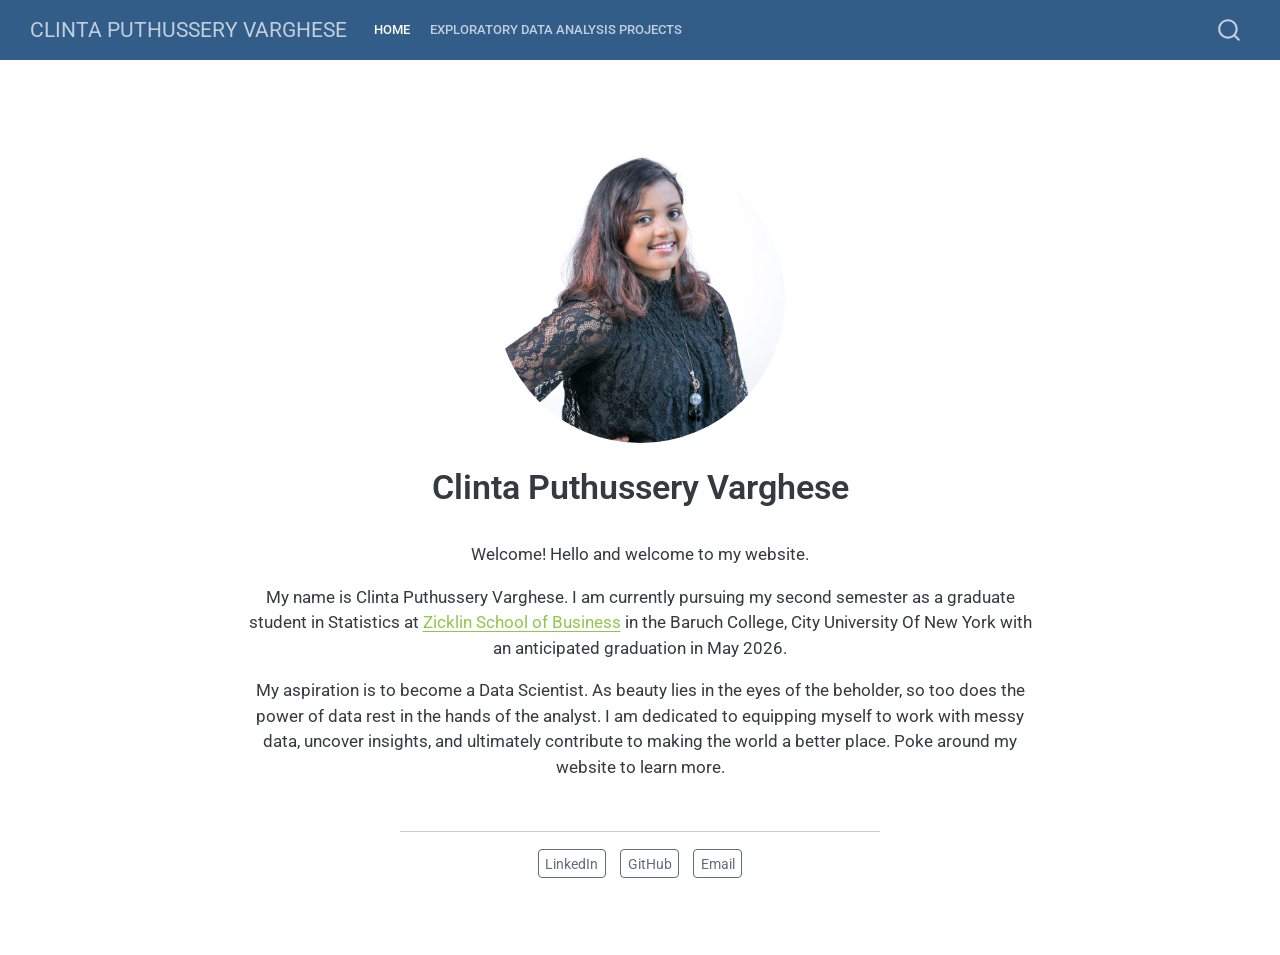
<file: docs/index.html>
<!DOCTYPE html>
<html xmlns="http://www.w3.org/1999/xhtml" lang="en" xml:lang="en"><head>

<meta charset="utf-8">
<meta name="generator" content="quarto-1.5.57">

<meta name="viewport" content="width=device-width, initial-scale=1.0, user-scalable=yes">


<title>Clinta Puthussery Varghese – CLINTA PUTHUSSERY VARGHESE</title>
<style>
code{white-space: pre-wrap;}
span.smallcaps{font-variant: small-caps;}
div.columns{display: flex; gap: min(4vw, 1.5em);}
div.column{flex: auto; overflow-x: auto;}
div.hanging-indent{margin-left: 1.5em; text-indent: -1.5em;}
ul.task-list{list-style: none;}
ul.task-list li input[type="checkbox"] {
  width: 0.8em;
  margin: 0 0.8em 0.2em -1em; /* quarto-specific, see https://github.com/quarto-dev/quarto-cli/issues/4556 */ 
  vertical-align: middle;
}
</style>


<script src="site_libs/quarto-nav/quarto-nav.js"></script>
<script src="site_libs/quarto-nav/headroom.min.js"></script>
<script src="site_libs/clipboard/clipboard.min.js"></script>
<script src="site_libs/quarto-search/autocomplete.umd.js"></script>
<script src="site_libs/quarto-search/fuse.min.js"></script>
<script src="site_libs/quarto-search/quarto-search.js"></script>
<meta name="quarto:offset" content="./">
<script src="site_libs/quarto-html/quarto.js"></script>
<script src="site_libs/quarto-html/popper.min.js"></script>
<script src="site_libs/quarto-html/tippy.umd.min.js"></script>
<link href="site_libs/quarto-html/tippy.css" rel="stylesheet">
<link href="site_libs/quarto-html/quarto-syntax-highlighting.css" rel="stylesheet" id="quarto-text-highlighting-styles">
<script src="site_libs/bootstrap/bootstrap.min.js"></script>
<link href="site_libs/bootstrap/bootstrap-icons.css" rel="stylesheet">
<link href="site_libs/bootstrap/bootstrap.min.css" rel="stylesheet" id="quarto-bootstrap" data-mode="light">
<script id="quarto-search-options" type="application/json">{
  "location": "navbar",
  "copy-button": false,
  "collapse-after": 3,
  "panel-placement": "end",
  "type": "overlay",
  "limit": 50,
  "keyboard-shortcut": [
    "f",
    "/",
    "s"
  ],
  "show-item-context": false,
  "language": {
    "search-no-results-text": "No results",
    "search-matching-documents-text": "matching documents",
    "search-copy-link-title": "Copy link to search",
    "search-hide-matches-text": "Hide additional matches",
    "search-more-match-text": "more match in this document",
    "search-more-matches-text": "more matches in this document",
    "search-clear-button-title": "Clear",
    "search-text-placeholder": "",
    "search-detached-cancel-button-title": "Cancel",
    "search-submit-button-title": "Submit",
    "search-label": "Search"
  }
}</script>


</head>

<body class="nav-fixed fullcontent">

<div id="quarto-search-results"></div>
  <header id="quarto-header" class="headroom fixed-top">
    <nav class="navbar navbar-expand-lg " data-bs-theme="dark">
      <div class="navbar-container container-fluid">
      <div class="navbar-brand-container mx-auto">
    <a class="navbar-brand" href="./index.html">
    <span class="navbar-title">CLINTA PUTHUSSERY VARGHESE</span>
    </a>
  </div>
            <div id="quarto-search" class="" title="Search"></div>
          <button class="navbar-toggler" type="button" data-bs-toggle="collapse" data-bs-target="#navbarCollapse" aria-controls="navbarCollapse" role="menu" aria-expanded="false" aria-label="Toggle navigation" onclick="if (window.quartoToggleHeadroom) { window.quartoToggleHeadroom(); }">
  <span class="navbar-toggler-icon"></span>
</button>
          <div class="collapse navbar-collapse" id="navbarCollapse">
            <ul class="navbar-nav navbar-nav-scroll me-auto">
  <li class="nav-item">
    <a class="nav-link active" href="./index.html" aria-current="page"> 
<span class="menu-text">Home</span></a>
  </li>  
  <li class="nav-item">
    <a class="nav-link" href="./mini.html"> 
<span class="menu-text">Exploratory Data Analysis Projects</span></a>
  </li>  
</ul>
          </div> <!-- /navcollapse -->
            <div class="quarto-navbar-tools">
</div>
      </div> <!-- /container-fluid -->
    </nav>
</header>
<!-- content -->
<div id="quarto-content" class="quarto-container page-columns page-rows-contents page-layout-article page-navbar">
<!-- sidebar -->
<!-- margin-sidebar -->
    
<!-- main -->
<div class="quarto-about-jolla">
  <img src="media/headshot.jpg" class="about-image
  round " style="height: 17em; width: 17em;">
 <header id="title-block-header" class="quarto-title-block default">
<div class="quarto-title">
<h1 class="title">Clinta Puthussery Varghese</h1>
</div>
<div class="quarto-title-meta">
  </div>
</header><main class="content" id="quarto-document-content">
<p>Welcome! Hello and welcome to my website.</p>
<p>My name is Clinta Puthussery Varghese. I am currently pursuing my second semester as a graduate student in Statistics at <a href="https://zicklin.baruch.cuny.edu/">Zicklin School of Business</a> in the Baruch College, City University Of New York with an anticipated graduation in May 2026.</p>
<p>My aspiration is to become a Data Scientist. As beauty lies in the eyes of the beholder, so too does the power of data rest in the hands of the analyst. I am dedicated to equipping myself to work with messy data, uncover insights, and ultimately contribute to making the world a better place. Poke around my website to learn more.</p>


</main> 
  <hr class="about-sep">
   <div class="about-links">
  <a href="https://www.linkedin.com/in/clintavarghese/" class="about-link" rel="" target="">
     <span class="about-link-text">LinkedIn</span>
  </a>
  <a href="https://github.com/clintavarghese/" class="about-link" rel="" target="">
     <span class="about-link-text">GitHub</span>
  </a>
  <a href="mailto:clintav2@gmail.com" class="about-link" rel="" target="">
     <span class="about-link-text">Email</span>
  </a>
</div>
</div>
 <!-- /main -->
<script id="quarto-html-after-body" type="application/javascript">
window.document.addEventListener("DOMContentLoaded", function (event) {
  const toggleBodyColorMode = (bsSheetEl) => {
    const mode = bsSheetEl.getAttribute("data-mode");
    const bodyEl = window.document.querySelector("body");
    if (mode === "dark") {
      bodyEl.classList.add("quarto-dark");
      bodyEl.classList.remove("quarto-light");
    } else {
      bodyEl.classList.add("quarto-light");
      bodyEl.classList.remove("quarto-dark");
    }
  }
  const toggleBodyColorPrimary = () => {
    const bsSheetEl = window.document.querySelector("link#quarto-bootstrap");
    if (bsSheetEl) {
      toggleBodyColorMode(bsSheetEl);
    }
  }
  toggleBodyColorPrimary();  
  const isCodeAnnotation = (el) => {
    for (const clz of el.classList) {
      if (clz.startsWith('code-annotation-')) {                     
        return true;
      }
    }
    return false;
  }
  const onCopySuccess = function(e) {
    // button target
    const button = e.trigger;
    // don't keep focus
    button.blur();
    // flash "checked"
    button.classList.add('code-copy-button-checked');
    var currentTitle = button.getAttribute("title");
    button.setAttribute("title", "Copied!");
    let tooltip;
    if (window.bootstrap) {
      button.setAttribute("data-bs-toggle", "tooltip");
      button.setAttribute("data-bs-placement", "left");
      button.setAttribute("data-bs-title", "Copied!");
      tooltip = new bootstrap.Tooltip(button, 
        { trigger: "manual", 
          customClass: "code-copy-button-tooltip",
          offset: [0, -8]});
      tooltip.show();    
    }
    setTimeout(function() {
      if (tooltip) {
        tooltip.hide();
        button.removeAttribute("data-bs-title");
        button.removeAttribute("data-bs-toggle");
        button.removeAttribute("data-bs-placement");
      }
      button.setAttribute("title", currentTitle);
      button.classList.remove('code-copy-button-checked');
    }, 1000);
    // clear code selection
    e.clearSelection();
  }
  const getTextToCopy = function(trigger) {
      const codeEl = trigger.previousElementSibling.cloneNode(true);
      for (const childEl of codeEl.children) {
        if (isCodeAnnotation(childEl)) {
          childEl.remove();
        }
      }
      return codeEl.innerText;
  }
  const clipboard = new window.ClipboardJS('.code-copy-button:not([data-in-quarto-modal])', {
    text: getTextToCopy
  });
  clipboard.on('success', onCopySuccess);
  if (window.document.getElementById('quarto-embedded-source-code-modal')) {
    // For code content inside modals, clipBoardJS needs to be initialized with a container option
    // TODO: Check when it could be a function (https://github.com/zenorocha/clipboard.js/issues/860)
    const clipboardModal = new window.ClipboardJS('.code-copy-button[data-in-quarto-modal]', {
      text: getTextToCopy,
      container: window.document.getElementById('quarto-embedded-source-code-modal')
    });
    clipboardModal.on('success', onCopySuccess);
  }
    var localhostRegex = new RegExp(/^(?:http|https):\/\/localhost\:?[0-9]*\//);
    var mailtoRegex = new RegExp(/^mailto:/);
      var filterRegex = new RegExp('/' + window.location.host + '/');
    var isInternal = (href) => {
        return filterRegex.test(href) || localhostRegex.test(href) || mailtoRegex.test(href);
    }
    // Inspect non-navigation links and adorn them if external
 	var links = window.document.querySelectorAll('a[href]:not(.nav-link):not(.navbar-brand):not(.toc-action):not(.sidebar-link):not(.sidebar-item-toggle):not(.pagination-link):not(.no-external):not([aria-hidden]):not(.dropdown-item):not(.quarto-navigation-tool):not(.about-link)');
    for (var i=0; i<links.length; i++) {
      const link = links[i];
      if (!isInternal(link.href)) {
        // undo the damage that might have been done by quarto-nav.js in the case of
        // links that we want to consider external
        if (link.dataset.originalHref !== undefined) {
          link.href = link.dataset.originalHref;
        }
      }
    }
  function tippyHover(el, contentFn, onTriggerFn, onUntriggerFn) {
    const config = {
      allowHTML: true,
      maxWidth: 500,
      delay: 100,
      arrow: false,
      appendTo: function(el) {
          return el.parentElement;
      },
      interactive: true,
      interactiveBorder: 10,
      theme: 'quarto',
      placement: 'bottom-start',
    };
    if (contentFn) {
      config.content = contentFn;
    }
    if (onTriggerFn) {
      config.onTrigger = onTriggerFn;
    }
    if (onUntriggerFn) {
      config.onUntrigger = onUntriggerFn;
    }
    window.tippy(el, config); 
  }
  const noterefs = window.document.querySelectorAll('a[role="doc-noteref"]');
  for (var i=0; i<noterefs.length; i++) {
    const ref = noterefs[i];
    tippyHover(ref, function() {
      // use id or data attribute instead here
      let href = ref.getAttribute('data-footnote-href') || ref.getAttribute('href');
      try { href = new URL(href).hash; } catch {}
      const id = href.replace(/^#\/?/, "");
      const note = window.document.getElementById(id);
      if (note) {
        return note.innerHTML;
      } else {
        return "";
      }
    });
  }
  const xrefs = window.document.querySelectorAll('a.quarto-xref');
  const processXRef = (id, note) => {
    // Strip column container classes
    const stripColumnClz = (el) => {
      el.classList.remove("page-full", "page-columns");
      if (el.children) {
        for (const child of el.children) {
          stripColumnClz(child);
        }
      }
    }
    stripColumnClz(note)
    if (id === null || id.startsWith('sec-')) {
      // Special case sections, only their first couple elements
      const container = document.createElement("div");
      if (note.children && note.children.length > 2) {
        container.appendChild(note.children[0].cloneNode(true));
        for (let i = 1; i < note.children.length; i++) {
          const child = note.children[i];
          if (child.tagName === "P" && child.innerText === "") {
            continue;
          } else {
            container.appendChild(child.cloneNode(true));
            break;
          }
        }
        if (window.Quarto?.typesetMath) {
          window.Quarto.typesetMath(container);
        }
        return container.innerHTML
      } else {
        if (window.Quarto?.typesetMath) {
          window.Quarto.typesetMath(note);
        }
        return note.innerHTML;
      }
    } else {
      // Remove any anchor links if they are present
      const anchorLink = note.querySelector('a.anchorjs-link');
      if (anchorLink) {
        anchorLink.remove();
      }
      if (window.Quarto?.typesetMath) {
        window.Quarto.typesetMath(note);
      }
      // TODO in 1.5, we should make sure this works without a callout special case
      if (note.classList.contains("callout")) {
        return note.outerHTML;
      } else {
        return note.innerHTML;
      }
    }
  }
  for (var i=0; i<xrefs.length; i++) {
    const xref = xrefs[i];
    tippyHover(xref, undefined, function(instance) {
      instance.disable();
      let url = xref.getAttribute('href');
      let hash = undefined; 
      if (url.startsWith('#')) {
        hash = url;
      } else {
        try { hash = new URL(url).hash; } catch {}
      }
      if (hash) {
        const id = hash.replace(/^#\/?/, "");
        const note = window.document.getElementById(id);
        if (note !== null) {
          try {
            const html = processXRef(id, note.cloneNode(true));
            instance.setContent(html);
          } finally {
            instance.enable();
            instance.show();
          }
        } else {
          // See if we can fetch this
          fetch(url.split('#')[0])
          .then(res => res.text())
          .then(html => {
            const parser = new DOMParser();
            const htmlDoc = parser.parseFromString(html, "text/html");
            const note = htmlDoc.getElementById(id);
            if (note !== null) {
              const html = processXRef(id, note);
              instance.setContent(html);
            } 
          }).finally(() => {
            instance.enable();
            instance.show();
          });
        }
      } else {
        // See if we can fetch a full url (with no hash to target)
        // This is a special case and we should probably do some content thinning / targeting
        fetch(url)
        .then(res => res.text())
        .then(html => {
          const parser = new DOMParser();
          const htmlDoc = parser.parseFromString(html, "text/html");
          const note = htmlDoc.querySelector('main.content');
          if (note !== null) {
            // This should only happen for chapter cross references
            // (since there is no id in the URL)
            // remove the first header
            if (note.children.length > 0 && note.children[0].tagName === "HEADER") {
              note.children[0].remove();
            }
            const html = processXRef(null, note);
            instance.setContent(html);
          } 
        }).finally(() => {
          instance.enable();
          instance.show();
        });
      }
    }, function(instance) {
    });
  }
      let selectedAnnoteEl;
      const selectorForAnnotation = ( cell, annotation) => {
        let cellAttr = 'data-code-cell="' + cell + '"';
        let lineAttr = 'data-code-annotation="' +  annotation + '"';
        const selector = 'span[' + cellAttr + '][' + lineAttr + ']';
        return selector;
      }
      const selectCodeLines = (annoteEl) => {
        const doc = window.document;
        const targetCell = annoteEl.getAttribute("data-target-cell");
        const targetAnnotation = annoteEl.getAttribute("data-target-annotation");
        const annoteSpan = window.document.querySelector(selectorForAnnotation(targetCell, targetAnnotation));
        const lines = annoteSpan.getAttribute("data-code-lines").split(",");
        const lineIds = lines.map((line) => {
          return targetCell + "-" + line;
        })
        let top = null;
        let height = null;
        let parent = null;
        if (lineIds.length > 0) {
            //compute the position of the single el (top and bottom and make a div)
            const el = window.document.getElementById(lineIds[0]);
            top = el.offsetTop;
            height = el.offsetHeight;
            parent = el.parentElement.parentElement;
          if (lineIds.length > 1) {
            const lastEl = window.document.getElementById(lineIds[lineIds.length - 1]);
            const bottom = lastEl.offsetTop + lastEl.offsetHeight;
            height = bottom - top;
          }
          if (top !== null && height !== null && parent !== null) {
            // cook up a div (if necessary) and position it 
            let div = window.document.getElementById("code-annotation-line-highlight");
            if (div === null) {
              div = window.document.createElement("div");
              div.setAttribute("id", "code-annotation-line-highlight");
              div.style.position = 'absolute';
              parent.appendChild(div);
            }
            div.style.top = top - 2 + "px";
            div.style.height = height + 4 + "px";
            div.style.left = 0;
            let gutterDiv = window.document.getElementById("code-annotation-line-highlight-gutter");
            if (gutterDiv === null) {
              gutterDiv = window.document.createElement("div");
              gutterDiv.setAttribute("id", "code-annotation-line-highlight-gutter");
              gutterDiv.style.position = 'absolute';
              const codeCell = window.document.getElementById(targetCell);
              const gutter = codeCell.querySelector('.code-annotation-gutter');
              gutter.appendChild(gutterDiv);
            }
            gutterDiv.style.top = top - 2 + "px";
            gutterDiv.style.height = height + 4 + "px";
          }
          selectedAnnoteEl = annoteEl;
        }
      };
      const unselectCodeLines = () => {
        const elementsIds = ["code-annotation-line-highlight", "code-annotation-line-highlight-gutter"];
        elementsIds.forEach((elId) => {
          const div = window.document.getElementById(elId);
          if (div) {
            div.remove();
          }
        });
        selectedAnnoteEl = undefined;
      };
        // Handle positioning of the toggle
    window.addEventListener(
      "resize",
      throttle(() => {
        elRect = undefined;
        if (selectedAnnoteEl) {
          selectCodeLines(selectedAnnoteEl);
        }
      }, 10)
    );
    function throttle(fn, ms) {
    let throttle = false;
    let timer;
      return (...args) => {
        if(!throttle) { // first call gets through
            fn.apply(this, args);
            throttle = true;
        } else { // all the others get throttled
            if(timer) clearTimeout(timer); // cancel #2
            timer = setTimeout(() => {
              fn.apply(this, args);
              timer = throttle = false;
            }, ms);
        }
      };
    }
      // Attach click handler to the DT
      const annoteDls = window.document.querySelectorAll('dt[data-target-cell]');
      for (const annoteDlNode of annoteDls) {
        annoteDlNode.addEventListener('click', (event) => {
          const clickedEl = event.target;
          if (clickedEl !== selectedAnnoteEl) {
            unselectCodeLines();
            const activeEl = window.document.querySelector('dt[data-target-cell].code-annotation-active');
            if (activeEl) {
              activeEl.classList.remove('code-annotation-active');
            }
            selectCodeLines(clickedEl);
            clickedEl.classList.add('code-annotation-active');
          } else {
            // Unselect the line
            unselectCodeLines();
            clickedEl.classList.remove('code-annotation-active');
          }
        });
      }
  const findCites = (el) => {
    const parentEl = el.parentElement;
    if (parentEl) {
      const cites = parentEl.dataset.cites;
      if (cites) {
        return {
          el,
          cites: cites.split(' ')
        };
      } else {
        return findCites(el.parentElement)
      }
    } else {
      return undefined;
    }
  };
  var bibliorefs = window.document.querySelectorAll('a[role="doc-biblioref"]');
  for (var i=0; i<bibliorefs.length; i++) {
    const ref = bibliorefs[i];
    const citeInfo = findCites(ref);
    if (citeInfo) {
      tippyHover(citeInfo.el, function() {
        var popup = window.document.createElement('div');
        citeInfo.cites.forEach(function(cite) {
          var citeDiv = window.document.createElement('div');
          citeDiv.classList.add('hanging-indent');
          citeDiv.classList.add('csl-entry');
          var biblioDiv = window.document.getElementById('ref-' + cite);
          if (biblioDiv) {
            citeDiv.innerHTML = biblioDiv.innerHTML;
          }
          popup.appendChild(citeDiv);
        });
        return popup.innerHTML;
      });
    }
  }
});
</script>
</div> <!-- /content -->




</body></html>
</file>
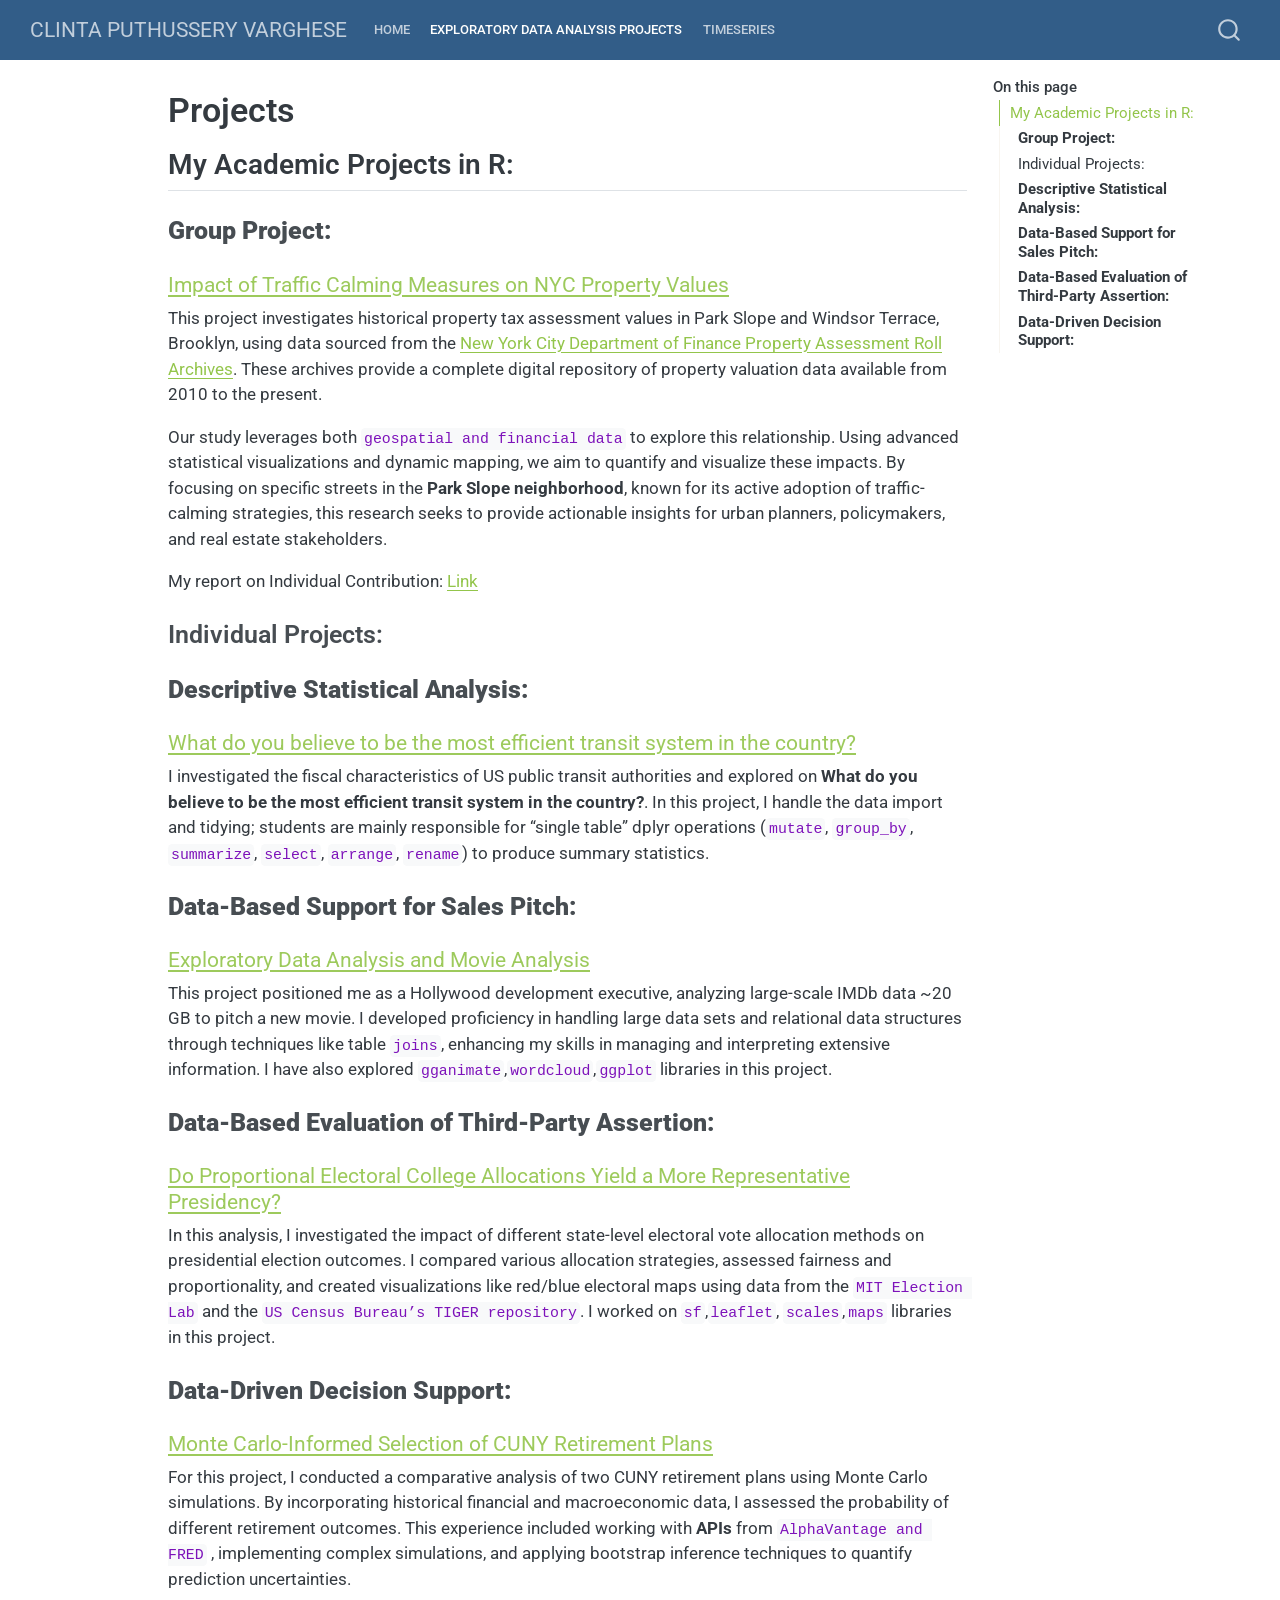
<file: docs/mini.html>
<!DOCTYPE html>
<html xmlns="http://www.w3.org/1999/xhtml" lang="en" xml:lang="en"><head>

<meta charset="utf-8">
<meta name="generator" content="quarto-1.5.57">

<meta name="viewport" content="width=device-width, initial-scale=1.0, user-scalable=yes">


<title>Projects – CLINTA PUTHUSSERY VARGHESE</title>
<style>
code{white-space: pre-wrap;}
span.smallcaps{font-variant: small-caps;}
div.columns{display: flex; gap: min(4vw, 1.5em);}
div.column{flex: auto; overflow-x: auto;}
div.hanging-indent{margin-left: 1.5em; text-indent: -1.5em;}
ul.task-list{list-style: none;}
ul.task-list li input[type="checkbox"] {
  width: 0.8em;
  margin: 0 0.8em 0.2em -1em; /* quarto-specific, see https://github.com/quarto-dev/quarto-cli/issues/4556 */ 
  vertical-align: middle;
}
</style>


<script src="site_libs/quarto-nav/quarto-nav.js"></script>
<script src="site_libs/quarto-nav/headroom.min.js"></script>
<script src="site_libs/clipboard/clipboard.min.js"></script>
<script src="site_libs/quarto-search/autocomplete.umd.js"></script>
<script src="site_libs/quarto-search/fuse.min.js"></script>
<script src="site_libs/quarto-search/quarto-search.js"></script>
<meta name="quarto:offset" content="./">
<script src="site_libs/quarto-html/quarto.js"></script>
<script src="site_libs/quarto-html/popper.min.js"></script>
<script src="site_libs/quarto-html/tippy.umd.min.js"></script>
<script src="site_libs/quarto-html/anchor.min.js"></script>
<link href="site_libs/quarto-html/tippy.css" rel="stylesheet">
<link href="site_libs/quarto-html/quarto-syntax-highlighting.css" rel="stylesheet" id="quarto-text-highlighting-styles">
<script src="site_libs/bootstrap/bootstrap.min.js"></script>
<link href="site_libs/bootstrap/bootstrap-icons.css" rel="stylesheet">
<link href="site_libs/bootstrap/bootstrap.min.css" rel="stylesheet" id="quarto-bootstrap" data-mode="light">
<script id="quarto-search-options" type="application/json">{
  "location": "navbar",
  "copy-button": false,
  "collapse-after": 3,
  "panel-placement": "end",
  "type": "overlay",
  "limit": 50,
  "keyboard-shortcut": [
    "f",
    "/",
    "s"
  ],
  "show-item-context": false,
  "language": {
    "search-no-results-text": "No results",
    "search-matching-documents-text": "matching documents",
    "search-copy-link-title": "Copy link to search",
    "search-hide-matches-text": "Hide additional matches",
    "search-more-match-text": "more match in this document",
    "search-more-matches-text": "more matches in this document",
    "search-clear-button-title": "Clear",
    "search-text-placeholder": "",
    "search-detached-cancel-button-title": "Cancel",
    "search-submit-button-title": "Submit",
    "search-label": "Search"
  }
}</script>


</head>

<body class="nav-fixed">

<div id="quarto-search-results"></div>
  <header id="quarto-header" class="headroom fixed-top">
    <nav class="navbar navbar-expand-lg " data-bs-theme="dark">
      <div class="navbar-container container-fluid">
      <div class="navbar-brand-container mx-auto">
    <a class="navbar-brand" href="./index.html">
    <span class="navbar-title">CLINTA PUTHUSSERY VARGHESE</span>
    </a>
  </div>
            <div id="quarto-search" class="" title="Search"></div>
          <button class="navbar-toggler" type="button" data-bs-toggle="collapse" data-bs-target="#navbarCollapse" aria-controls="navbarCollapse" role="menu" aria-expanded="false" aria-label="Toggle navigation" onclick="if (window.quartoToggleHeadroom) { window.quartoToggleHeadroom(); }">
  <span class="navbar-toggler-icon"></span>
</button>
          <div class="collapse navbar-collapse" id="navbarCollapse">
            <ul class="navbar-nav navbar-nav-scroll me-auto">
  <li class="nav-item">
    <a class="nav-link" href="./index.html"> 
<span class="menu-text">Home</span></a>
  </li>  
  <li class="nav-item">
    <a class="nav-link active" href="./mini.html" aria-current="page"> 
<span class="menu-text">Exploratory Data Analysis Projects</span></a>
  </li>  
  <li class="nav-item">
    <a class="nav-link" href="./timeseries.html"> 
<span class="menu-text">TimeSeries</span></a>
  </li>  
</ul>
          </div> <!-- /navcollapse -->
            <div class="quarto-navbar-tools">
</div>
      </div> <!-- /container-fluid -->
    </nav>
</header>
<!-- content -->
<div id="quarto-content" class="quarto-container page-columns page-rows-contents page-layout-article page-navbar">
<!-- sidebar -->
<!-- margin-sidebar -->
    <div id="quarto-margin-sidebar" class="sidebar margin-sidebar">
        <nav id="TOC" role="doc-toc" class="toc-active">
    <h2 id="toc-title">On this page</h2>
   
  <ul>
  <li><a href="#my-academic-projects-in-r" id="toc-my-academic-projects-in-r" class="nav-link active" data-scroll-target="#my-academic-projects-in-r">My Academic Projects in R:</a>
  <ul class="collapse">
  <li><a href="#group-project" id="toc-group-project" class="nav-link" data-scroll-target="#group-project"><strong>Group Project:</strong></a></li>
  <li><a href="#individual-projects" id="toc-individual-projects" class="nav-link" data-scroll-target="#individual-projects">Individual Projects:</a></li>
  <li><a href="#descriptive-statistical-analysis" id="toc-descriptive-statistical-analysis" class="nav-link" data-scroll-target="#descriptive-statistical-analysis"><strong>Descriptive Statistical Analysis:</strong></a></li>
  <li><a href="#data-based-support-for-sales-pitch" id="toc-data-based-support-for-sales-pitch" class="nav-link" data-scroll-target="#data-based-support-for-sales-pitch"><strong>Data-Based Support for Sales Pitch:</strong></a></li>
  <li><a href="#data-based-evaluation-of-third-party-assertion" id="toc-data-based-evaluation-of-third-party-assertion" class="nav-link" data-scroll-target="#data-based-evaluation-of-third-party-assertion"><strong>Data-Based Evaluation of Third-Party Assertion:</strong></a></li>
  <li><a href="#data-driven-decision-support" id="toc-data-driven-decision-support" class="nav-link" data-scroll-target="#data-driven-decision-support"><strong>Data-Driven Decision Support:</strong></a></li>
  </ul></li>
  </ul>
</nav>
    </div>
<!-- main -->
<main class="content" id="quarto-document-content">

<header id="title-block-header" class="quarto-title-block default">
<div class="quarto-title">
<h1 class="title">Projects</h1>
</div>



<div class="quarto-title-meta">

    
  
    
  </div>
  


</header>


<section id="my-academic-projects-in-r" class="level2">
<h2 class="anchored" data-anchor-id="my-academic-projects-in-r">My Academic Projects in R:</h2>
<section id="group-project" class="level3">
<h3 class="anchored" data-anchor-id="group-project"><strong>Group Project:</strong></h3>
<section id="impact-of-traffic-calming-measures-on-nyc-property-values" class="level4">
<h4 class="anchored" data-anchor-id="impact-of-traffic-calming-measures-on-nyc-property-values"><a href="https://clintavarghese.github.io/portfolio/summary_report.html">Impact of Traffic Calming Measures on NYC Property Values</a></h4>
<p>This project investigates historical property tax assessment values in Park Slope and Windsor Terrace, Brooklyn, using data sourced from the <a href="https://www.nyc.gov/site/finance/property/property-assessment-roll-archives.page">New York City Department of Finance Property Assessment Roll Archives</a>. These archives provide a complete digital repository of property valuation data available from 2010 to the present.</p>
<p>Our study leverages both <code>geospatial and financial data</code> to explore this relationship. Using advanced statistical visualizations and dynamic mapping, we aim to quantify and visualize these impacts. By focusing on specific streets in the <strong>Park Slope neighborhood</strong>, known for its active adoption of traffic-calming strategies, this research seeks to provide actionable insights for urban planners, policymakers, and real estate stakeholders.</p>
<p>My report on Individual Contribution: <a href="https://clintavarghese.github.io/portfolio/individual_report.qmd">Link</a></p>
</section>
</section>
<section id="individual-projects" class="level3">
<h3 class="anchored" data-anchor-id="individual-projects">Individual Projects:</h3>
</section>
<section id="descriptive-statistical-analysis" class="level3">
<h3 class="anchored" data-anchor-id="descriptive-statistical-analysis"><strong>Descriptive Statistical Analysis:</strong></h3>
<section id="what-do-you-believe-to-be-the-most-efficient-transit-system-in-the-country" class="level4">
<h4 class="anchored" data-anchor-id="what-do-you-believe-to-be-the-most-efficient-transit-system-in-the-country"><a href="https://clintavarghese.github.io/portfolio/mp01.html">What do you believe to be the most efficient transit system in the country?</a></h4>
<p>I investigated the fiscal characteristics of US public transit authorities and explored on <strong>What do you believe to be the most efficient transit system in the country?</strong>. In this project, I handle the data import and tidying; students are mainly responsible for “single table” dplyr operations (<code>mutate</code>, <code>group_by</code>, <code>summarize</code>, <code>select</code>, <code>arrange</code>, <code>rename</code>) to produce summary statistics.<br>
</p>
</section>
</section>
<section id="data-based-support-for-sales-pitch" class="level3">
<h3 class="anchored" data-anchor-id="data-based-support-for-sales-pitch"><strong>Data-Based Support for Sales Pitch:</strong></h3>
<section id="exploratory-data-analysis-and-movie-analysis" class="level4">
<h4 class="anchored" data-anchor-id="exploratory-data-analysis-and-movie-analysis"><a href="https://clintavarghese.github.io/portfolio/mp02.html">Exploratory Data Analysis and Movie Analysis</a></h4>
<p>This project positioned me as a Hollywood development executive, analyzing large-scale IMDb data ~20 GB to pitch a new movie. I developed proficiency in handling large data sets and relational data structures through techniques like table <code>joins</code>, enhancing my skills in managing and interpreting extensive information. I have also explored <code>gganimate</code>,<code>wordcloud</code>,<code>ggplot</code> libraries in this project.</p>
</section>
</section>
<section id="data-based-evaluation-of-third-party-assertion" class="level3">
<h3 class="anchored" data-anchor-id="data-based-evaluation-of-third-party-assertion"><strong>Data-Based Evaluation of Third-Party Assertion:</strong></h3>
<section id="do-proportional-electoral-college-allocations-yield-a-more-representative-presidency" class="level4">
<h4 class="anchored" data-anchor-id="do-proportional-electoral-college-allocations-yield-a-more-representative-presidency"><a href="https://clintavarghese.github.io/portfolio/mp03.html">Do Proportional Electoral College Allocations Yield a More Representative Presidency?</a></h4>
<p>In this analysis, I investigated the impact of different state-level electoral vote allocation methods on presidential election outcomes. I compared various allocation strategies, assessed fairness and proportionality, and created visualizations like red/blue electoral maps using data from the <code>MIT Election Lab</code> and the <code>US Census Bureau’s TIGER repository</code>. I worked on <code>sf</code>,<code>leaflet</code>, <code>scales</code>,<code>maps</code> libraries in this project.</p>
</section>
</section>
<section id="data-driven-decision-support" class="level3">
<h3 class="anchored" data-anchor-id="data-driven-decision-support"><strong>Data-Driven Decision Support:</strong></h3>
<section id="monte-carlo-informed-selection-of-cuny-retirement-plans" class="level4">
<h4 class="anchored" data-anchor-id="monte-carlo-informed-selection-of-cuny-retirement-plans"><a href="https://clintavarghese.github.io/portfolio/mp04.html">Monte Carlo-Informed Selection of CUNY Retirement Plans</a></h4>
<p>For this project, I conducted a comparative analysis of two CUNY retirement plans using Monte Carlo simulations. By incorporating historical financial and macroeconomic data, I assessed the probability of different retirement outcomes. This experience included working with <strong>APIs</strong> from <code>AlphaVantage and FRED</code> , implementing complex simulations, and applying bootstrap inference techniques to quantify prediction uncertainties.</p>


</section>
</section>
</section>

</main> <!-- /main -->
<script id="quarto-html-after-body" type="application/javascript">
window.document.addEventListener("DOMContentLoaded", function (event) {
  const toggleBodyColorMode = (bsSheetEl) => {
    const mode = bsSheetEl.getAttribute("data-mode");
    const bodyEl = window.document.querySelector("body");
    if (mode === "dark") {
      bodyEl.classList.add("quarto-dark");
      bodyEl.classList.remove("quarto-light");
    } else {
      bodyEl.classList.add("quarto-light");
      bodyEl.classList.remove("quarto-dark");
    }
  }
  const toggleBodyColorPrimary = () => {
    const bsSheetEl = window.document.querySelector("link#quarto-bootstrap");
    if (bsSheetEl) {
      toggleBodyColorMode(bsSheetEl);
    }
  }
  toggleBodyColorPrimary();  
  const icon = "";
  const anchorJS = new window.AnchorJS();
  anchorJS.options = {
    placement: 'right',
    icon: icon
  };
  anchorJS.add('.anchored');
  const isCodeAnnotation = (el) => {
    for (const clz of el.classList) {
      if (clz.startsWith('code-annotation-')) {                     
        return true;
      }
    }
    return false;
  }
  const onCopySuccess = function(e) {
    // button target
    const button = e.trigger;
    // don't keep focus
    button.blur();
    // flash "checked"
    button.classList.add('code-copy-button-checked');
    var currentTitle = button.getAttribute("title");
    button.setAttribute("title", "Copied!");
    let tooltip;
    if (window.bootstrap) {
      button.setAttribute("data-bs-toggle", "tooltip");
      button.setAttribute("data-bs-placement", "left");
      button.setAttribute("data-bs-title", "Copied!");
      tooltip = new bootstrap.Tooltip(button, 
        { trigger: "manual", 
          customClass: "code-copy-button-tooltip",
          offset: [0, -8]});
      tooltip.show();    
    }
    setTimeout(function() {
      if (tooltip) {
        tooltip.hide();
        button.removeAttribute("data-bs-title");
        button.removeAttribute("data-bs-toggle");
        button.removeAttribute("data-bs-placement");
      }
      button.setAttribute("title", currentTitle);
      button.classList.remove('code-copy-button-checked');
    }, 1000);
    // clear code selection
    e.clearSelection();
  }
  const getTextToCopy = function(trigger) {
      const codeEl = trigger.previousElementSibling.cloneNode(true);
      for (const childEl of codeEl.children) {
        if (isCodeAnnotation(childEl)) {
          childEl.remove();
        }
      }
      return codeEl.innerText;
  }
  const clipboard = new window.ClipboardJS('.code-copy-button:not([data-in-quarto-modal])', {
    text: getTextToCopy
  });
  clipboard.on('success', onCopySuccess);
  if (window.document.getElementById('quarto-embedded-source-code-modal')) {
    // For code content inside modals, clipBoardJS needs to be initialized with a container option
    // TODO: Check when it could be a function (https://github.com/zenorocha/clipboard.js/issues/860)
    const clipboardModal = new window.ClipboardJS('.code-copy-button[data-in-quarto-modal]', {
      text: getTextToCopy,
      container: window.document.getElementById('quarto-embedded-source-code-modal')
    });
    clipboardModal.on('success', onCopySuccess);
  }
    var localhostRegex = new RegExp(/^(?:http|https):\/\/localhost\:?[0-9]*\//);
    var mailtoRegex = new RegExp(/^mailto:/);
      var filterRegex = new RegExp('/' + window.location.host + '/');
    var isInternal = (href) => {
        return filterRegex.test(href) || localhostRegex.test(href) || mailtoRegex.test(href);
    }
    // Inspect non-navigation links and adorn them if external
 	var links = window.document.querySelectorAll('a[href]:not(.nav-link):not(.navbar-brand):not(.toc-action):not(.sidebar-link):not(.sidebar-item-toggle):not(.pagination-link):not(.no-external):not([aria-hidden]):not(.dropdown-item):not(.quarto-navigation-tool):not(.about-link)');
    for (var i=0; i<links.length; i++) {
      const link = links[i];
      if (!isInternal(link.href)) {
        // undo the damage that might have been done by quarto-nav.js in the case of
        // links that we want to consider external
        if (link.dataset.originalHref !== undefined) {
          link.href = link.dataset.originalHref;
        }
      }
    }
  function tippyHover(el, contentFn, onTriggerFn, onUntriggerFn) {
    const config = {
      allowHTML: true,
      maxWidth: 500,
      delay: 100,
      arrow: false,
      appendTo: function(el) {
          return el.parentElement;
      },
      interactive: true,
      interactiveBorder: 10,
      theme: 'quarto',
      placement: 'bottom-start',
    };
    if (contentFn) {
      config.content = contentFn;
    }
    if (onTriggerFn) {
      config.onTrigger = onTriggerFn;
    }
    if (onUntriggerFn) {
      config.onUntrigger = onUntriggerFn;
    }
    window.tippy(el, config); 
  }
  const noterefs = window.document.querySelectorAll('a[role="doc-noteref"]');
  for (var i=0; i<noterefs.length; i++) {
    const ref = noterefs[i];
    tippyHover(ref, function() {
      // use id or data attribute instead here
      let href = ref.getAttribute('data-footnote-href') || ref.getAttribute('href');
      try { href = new URL(href).hash; } catch {}
      const id = href.replace(/^#\/?/, "");
      const note = window.document.getElementById(id);
      if (note) {
        return note.innerHTML;
      } else {
        return "";
      }
    });
  }
  const xrefs = window.document.querySelectorAll('a.quarto-xref');
  const processXRef = (id, note) => {
    // Strip column container classes
    const stripColumnClz = (el) => {
      el.classList.remove("page-full", "page-columns");
      if (el.children) {
        for (const child of el.children) {
          stripColumnClz(child);
        }
      }
    }
    stripColumnClz(note)
    if (id === null || id.startsWith('sec-')) {
      // Special case sections, only their first couple elements
      const container = document.createElement("div");
      if (note.children && note.children.length > 2) {
        container.appendChild(note.children[0].cloneNode(true));
        for (let i = 1; i < note.children.length; i++) {
          const child = note.children[i];
          if (child.tagName === "P" && child.innerText === "") {
            continue;
          } else {
            container.appendChild(child.cloneNode(true));
            break;
          }
        }
        if (window.Quarto?.typesetMath) {
          window.Quarto.typesetMath(container);
        }
        return container.innerHTML
      } else {
        if (window.Quarto?.typesetMath) {
          window.Quarto.typesetMath(note);
        }
        return note.innerHTML;
      }
    } else {
      // Remove any anchor links if they are present
      const anchorLink = note.querySelector('a.anchorjs-link');
      if (anchorLink) {
        anchorLink.remove();
      }
      if (window.Quarto?.typesetMath) {
        window.Quarto.typesetMath(note);
      }
      // TODO in 1.5, we should make sure this works without a callout special case
      if (note.classList.contains("callout")) {
        return note.outerHTML;
      } else {
        return note.innerHTML;
      }
    }
  }
  for (var i=0; i<xrefs.length; i++) {
    const xref = xrefs[i];
    tippyHover(xref, undefined, function(instance) {
      instance.disable();
      let url = xref.getAttribute('href');
      let hash = undefined; 
      if (url.startsWith('#')) {
        hash = url;
      } else {
        try { hash = new URL(url).hash; } catch {}
      }
      if (hash) {
        const id = hash.replace(/^#\/?/, "");
        const note = window.document.getElementById(id);
        if (note !== null) {
          try {
            const html = processXRef(id, note.cloneNode(true));
            instance.setContent(html);
          } finally {
            instance.enable();
            instance.show();
          }
        } else {
          // See if we can fetch this
          fetch(url.split('#')[0])
          .then(res => res.text())
          .then(html => {
            const parser = new DOMParser();
            const htmlDoc = parser.parseFromString(html, "text/html");
            const note = htmlDoc.getElementById(id);
            if (note !== null) {
              const html = processXRef(id, note);
              instance.setContent(html);
            } 
          }).finally(() => {
            instance.enable();
            instance.show();
          });
        }
      } else {
        // See if we can fetch a full url (with no hash to target)
        // This is a special case and we should probably do some content thinning / targeting
        fetch(url)
        .then(res => res.text())
        .then(html => {
          const parser = new DOMParser();
          const htmlDoc = parser.parseFromString(html, "text/html");
          const note = htmlDoc.querySelector('main.content');
          if (note !== null) {
            // This should only happen for chapter cross references
            // (since there is no id in the URL)
            // remove the first header
            if (note.children.length > 0 && note.children[0].tagName === "HEADER") {
              note.children[0].remove();
            }
            const html = processXRef(null, note);
            instance.setContent(html);
          } 
        }).finally(() => {
          instance.enable();
          instance.show();
        });
      }
    }, function(instance) {
    });
  }
      let selectedAnnoteEl;
      const selectorForAnnotation = ( cell, annotation) => {
        let cellAttr = 'data-code-cell="' + cell + '"';
        let lineAttr = 'data-code-annotation="' +  annotation + '"';
        const selector = 'span[' + cellAttr + '][' + lineAttr + ']';
        return selector;
      }
      const selectCodeLines = (annoteEl) => {
        const doc = window.document;
        const targetCell = annoteEl.getAttribute("data-target-cell");
        const targetAnnotation = annoteEl.getAttribute("data-target-annotation");
        const annoteSpan = window.document.querySelector(selectorForAnnotation(targetCell, targetAnnotation));
        const lines = annoteSpan.getAttribute("data-code-lines").split(",");
        const lineIds = lines.map((line) => {
          return targetCell + "-" + line;
        })
        let top = null;
        let height = null;
        let parent = null;
        if (lineIds.length > 0) {
            //compute the position of the single el (top and bottom and make a div)
            const el = window.document.getElementById(lineIds[0]);
            top = el.offsetTop;
            height = el.offsetHeight;
            parent = el.parentElement.parentElement;
          if (lineIds.length > 1) {
            const lastEl = window.document.getElementById(lineIds[lineIds.length - 1]);
            const bottom = lastEl.offsetTop + lastEl.offsetHeight;
            height = bottom - top;
          }
          if (top !== null && height !== null && parent !== null) {
            // cook up a div (if necessary) and position it 
            let div = window.document.getElementById("code-annotation-line-highlight");
            if (div === null) {
              div = window.document.createElement("div");
              div.setAttribute("id", "code-annotation-line-highlight");
              div.style.position = 'absolute';
              parent.appendChild(div);
            }
            div.style.top = top - 2 + "px";
            div.style.height = height + 4 + "px";
            div.style.left = 0;
            let gutterDiv = window.document.getElementById("code-annotation-line-highlight-gutter");
            if (gutterDiv === null) {
              gutterDiv = window.document.createElement("div");
              gutterDiv.setAttribute("id", "code-annotation-line-highlight-gutter");
              gutterDiv.style.position = 'absolute';
              const codeCell = window.document.getElementById(targetCell);
              const gutter = codeCell.querySelector('.code-annotation-gutter');
              gutter.appendChild(gutterDiv);
            }
            gutterDiv.style.top = top - 2 + "px";
            gutterDiv.style.height = height + 4 + "px";
          }
          selectedAnnoteEl = annoteEl;
        }
      };
      const unselectCodeLines = () => {
        const elementsIds = ["code-annotation-line-highlight", "code-annotation-line-highlight-gutter"];
        elementsIds.forEach((elId) => {
          const div = window.document.getElementById(elId);
          if (div) {
            div.remove();
          }
        });
        selectedAnnoteEl = undefined;
      };
        // Handle positioning of the toggle
    window.addEventListener(
      "resize",
      throttle(() => {
        elRect = undefined;
        if (selectedAnnoteEl) {
          selectCodeLines(selectedAnnoteEl);
        }
      }, 10)
    );
    function throttle(fn, ms) {
    let throttle = false;
    let timer;
      return (...args) => {
        if(!throttle) { // first call gets through
            fn.apply(this, args);
            throttle = true;
        } else { // all the others get throttled
            if(timer) clearTimeout(timer); // cancel #2
            timer = setTimeout(() => {
              fn.apply(this, args);
              timer = throttle = false;
            }, ms);
        }
      };
    }
      // Attach click handler to the DT
      const annoteDls = window.document.querySelectorAll('dt[data-target-cell]');
      for (const annoteDlNode of annoteDls) {
        annoteDlNode.addEventListener('click', (event) => {
          const clickedEl = event.target;
          if (clickedEl !== selectedAnnoteEl) {
            unselectCodeLines();
            const activeEl = window.document.querySelector('dt[data-target-cell].code-annotation-active');
            if (activeEl) {
              activeEl.classList.remove('code-annotation-active');
            }
            selectCodeLines(clickedEl);
            clickedEl.classList.add('code-annotation-active');
          } else {
            // Unselect the line
            unselectCodeLines();
            clickedEl.classList.remove('code-annotation-active');
          }
        });
      }
  const findCites = (el) => {
    const parentEl = el.parentElement;
    if (parentEl) {
      const cites = parentEl.dataset.cites;
      if (cites) {
        return {
          el,
          cites: cites.split(' ')
        };
      } else {
        return findCites(el.parentElement)
      }
    } else {
      return undefined;
    }
  };
  var bibliorefs = window.document.querySelectorAll('a[role="doc-biblioref"]');
  for (var i=0; i<bibliorefs.length; i++) {
    const ref = bibliorefs[i];
    const citeInfo = findCites(ref);
    if (citeInfo) {
      tippyHover(citeInfo.el, function() {
        var popup = window.document.createElement('div');
        citeInfo.cites.forEach(function(cite) {
          var citeDiv = window.document.createElement('div');
          citeDiv.classList.add('hanging-indent');
          citeDiv.classList.add('csl-entry');
          var biblioDiv = window.document.getElementById('ref-' + cite);
          if (biblioDiv) {
            citeDiv.innerHTML = biblioDiv.innerHTML;
          }
          popup.appendChild(citeDiv);
        });
        return popup.innerHTML;
      });
    }
  }
});
</script>
</div> <!-- /content -->




</body></html>
</file>
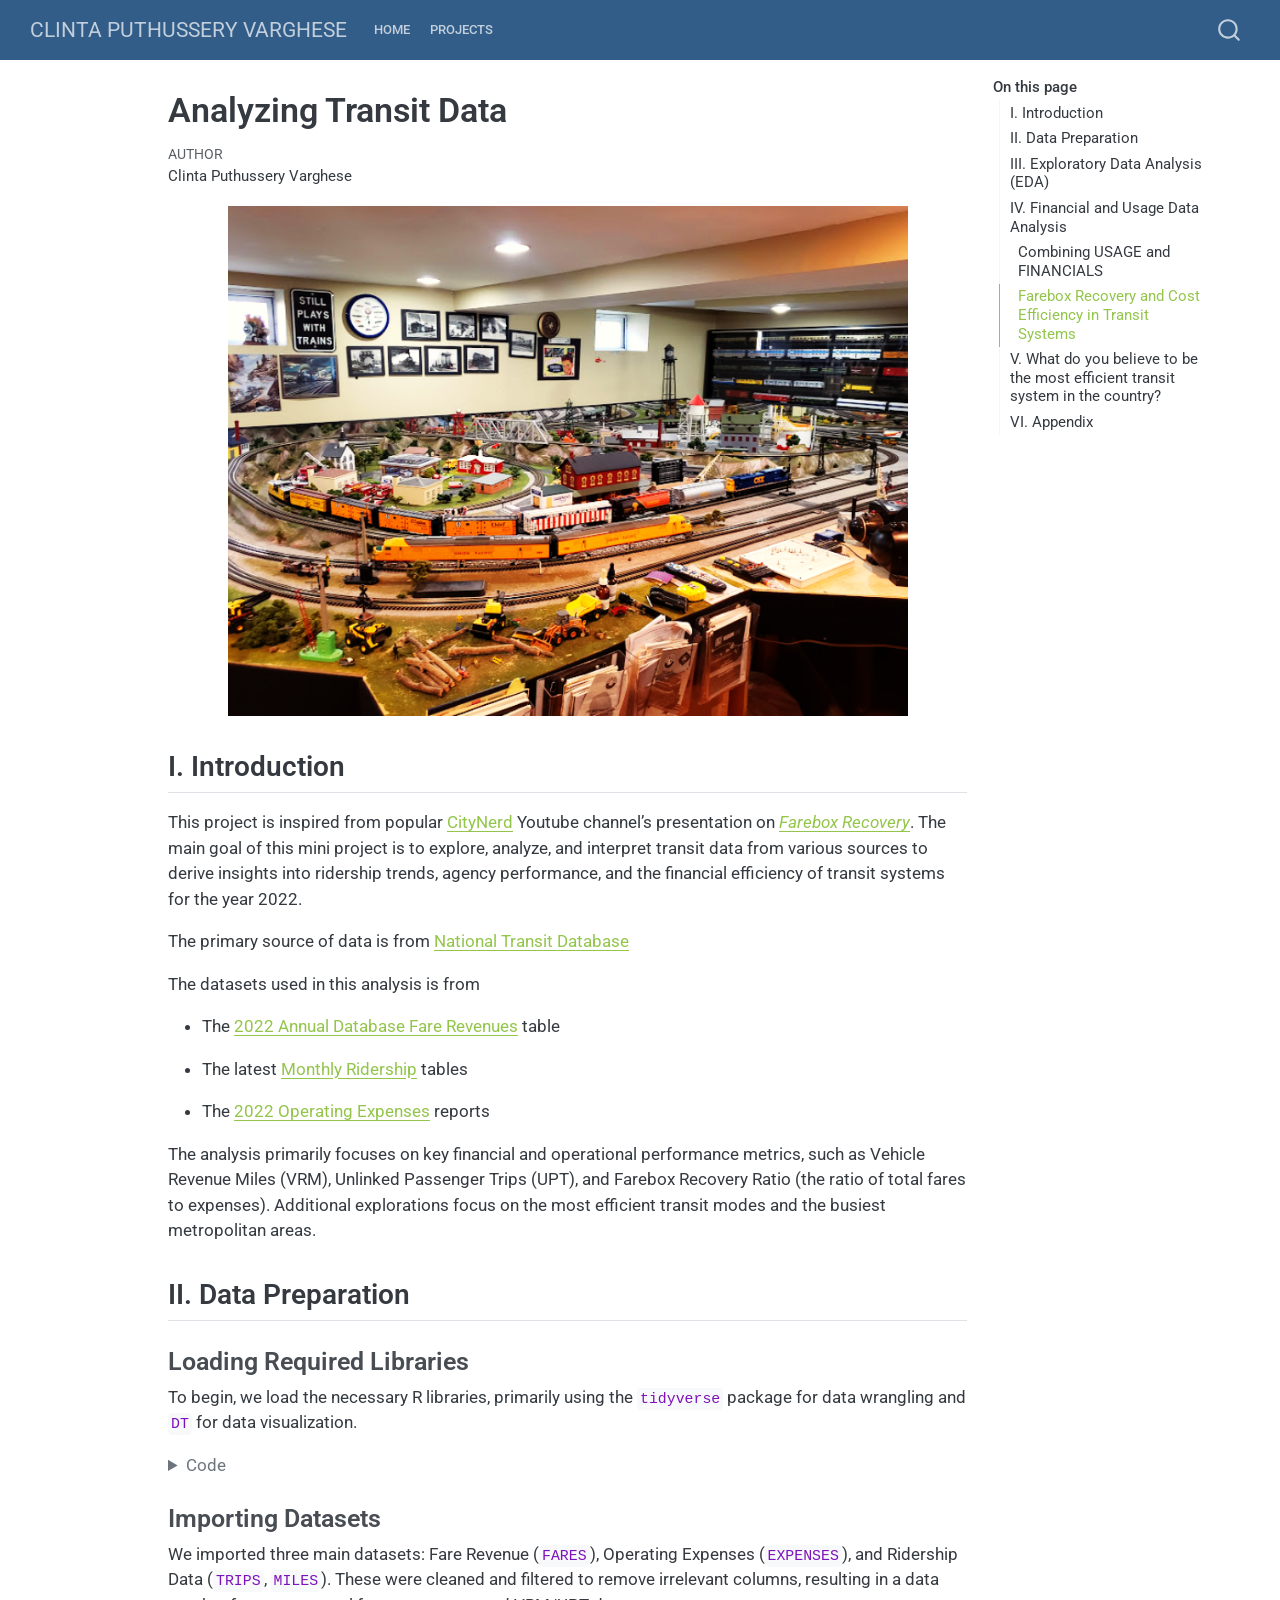
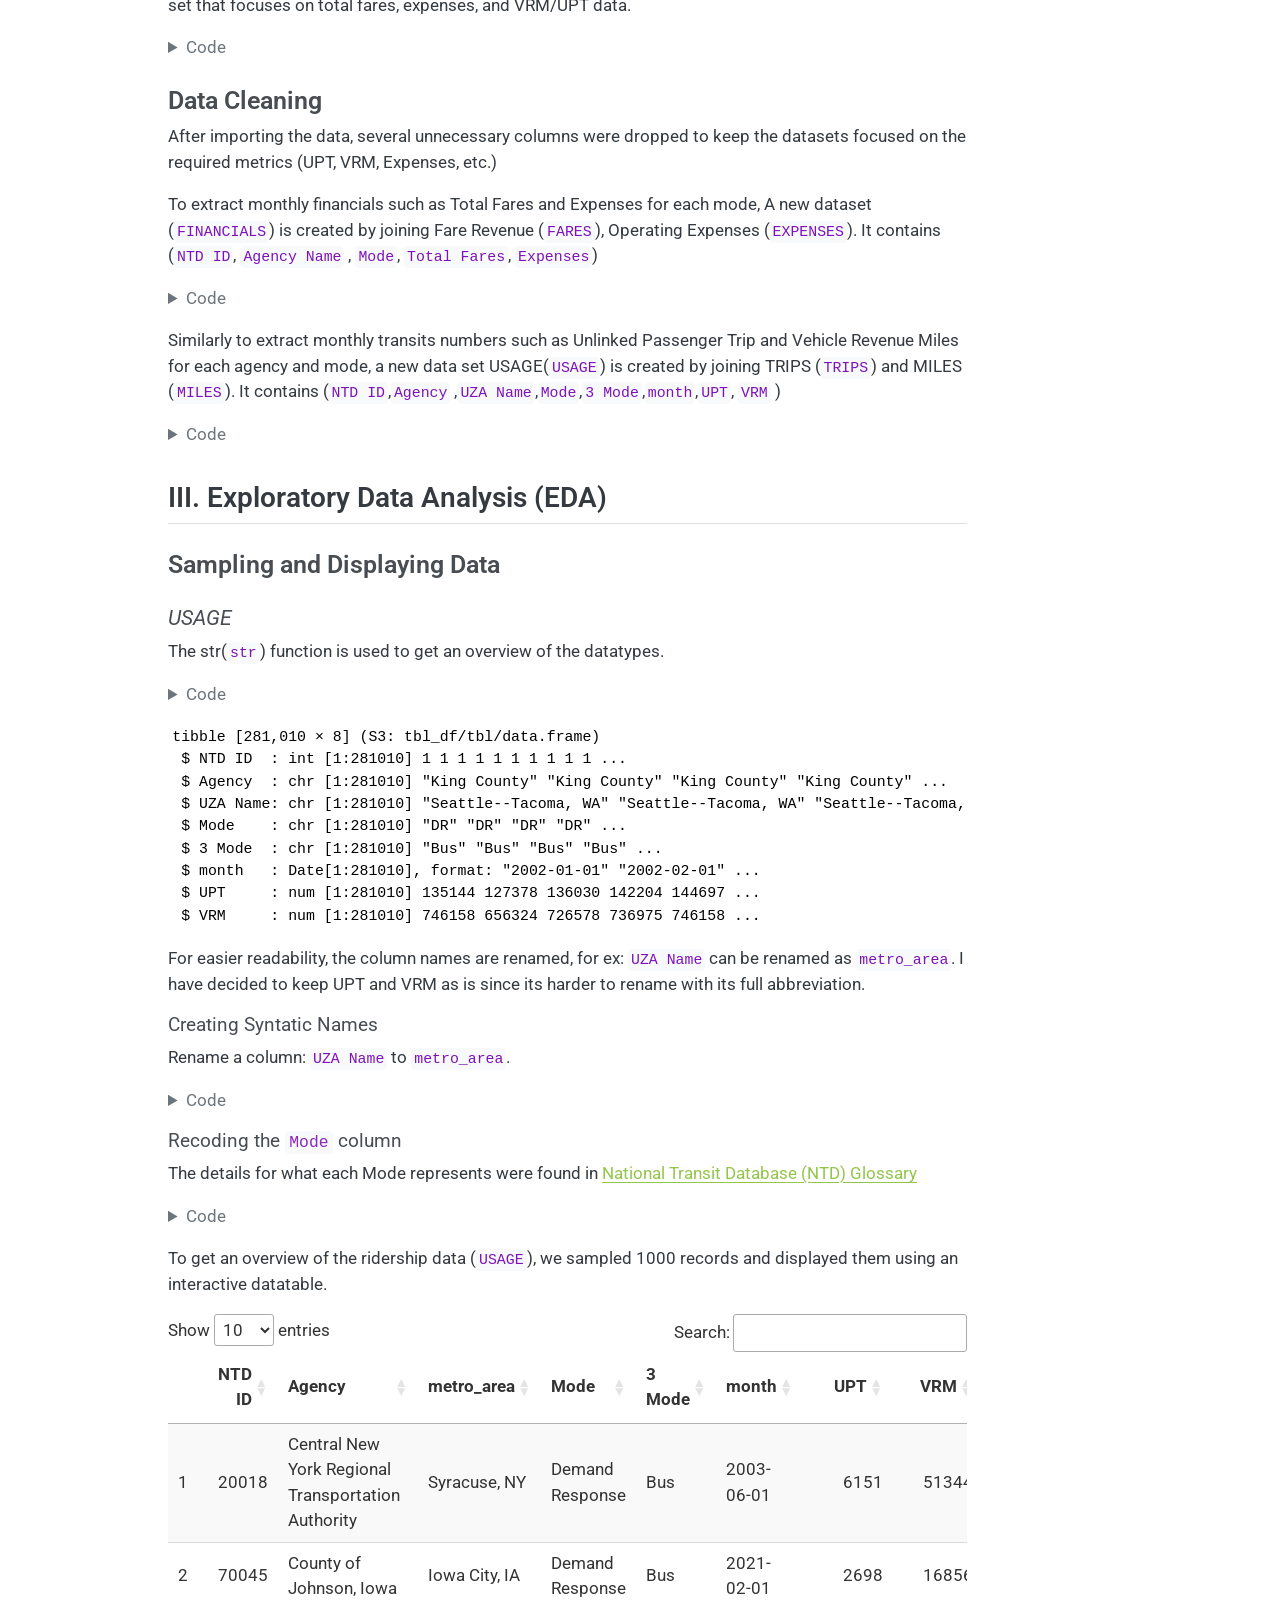
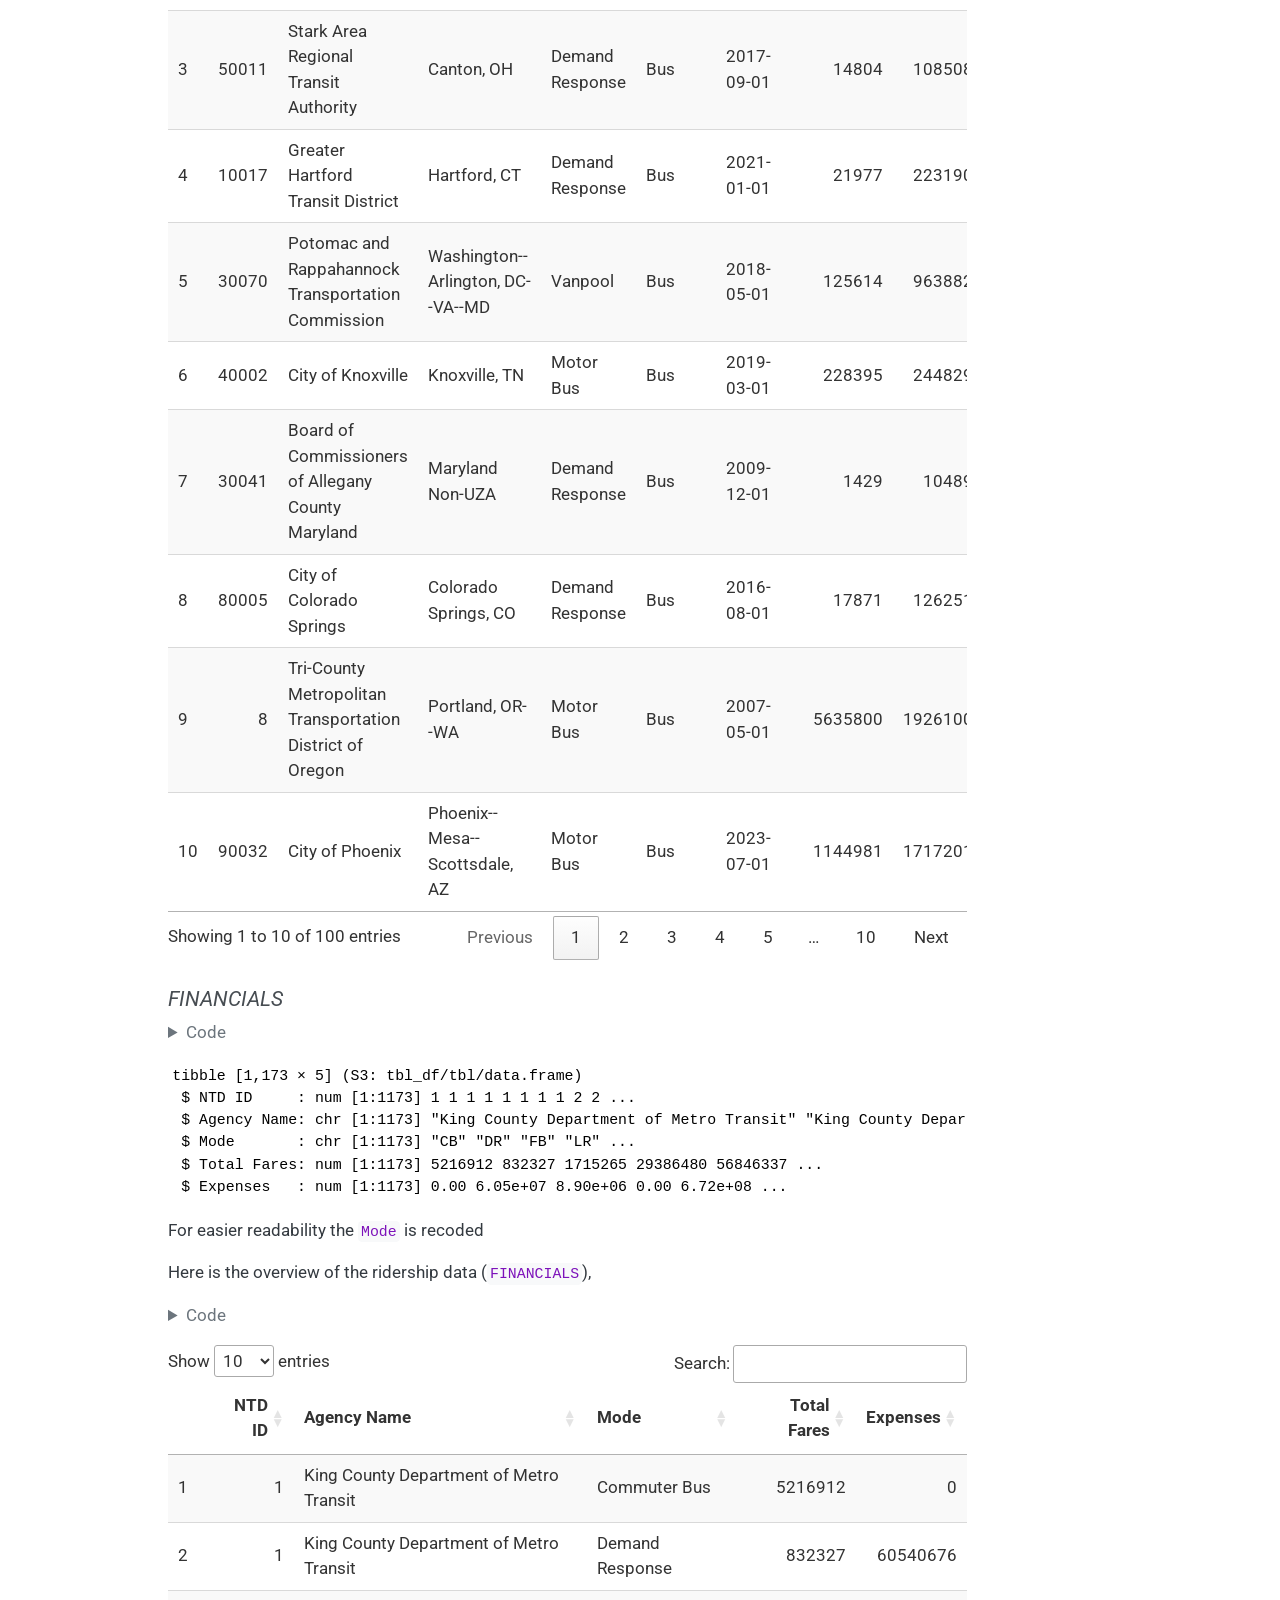
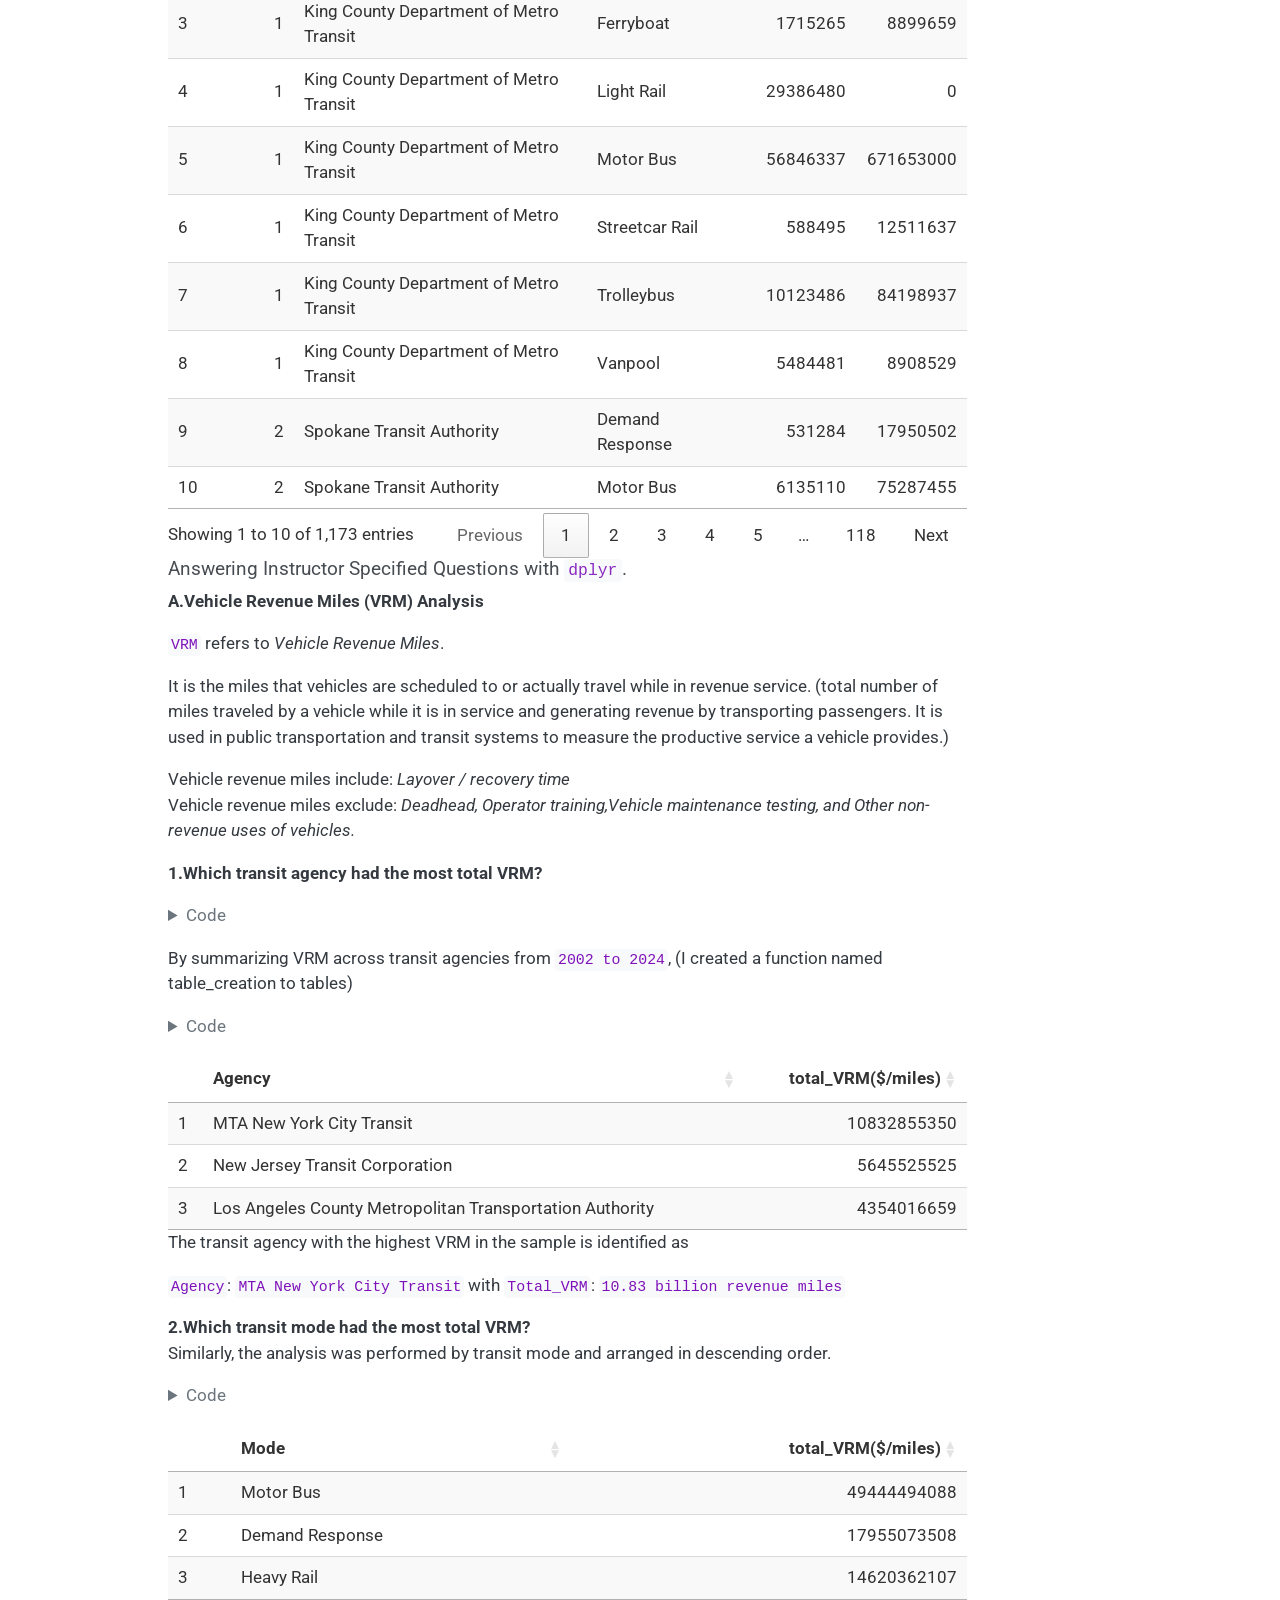
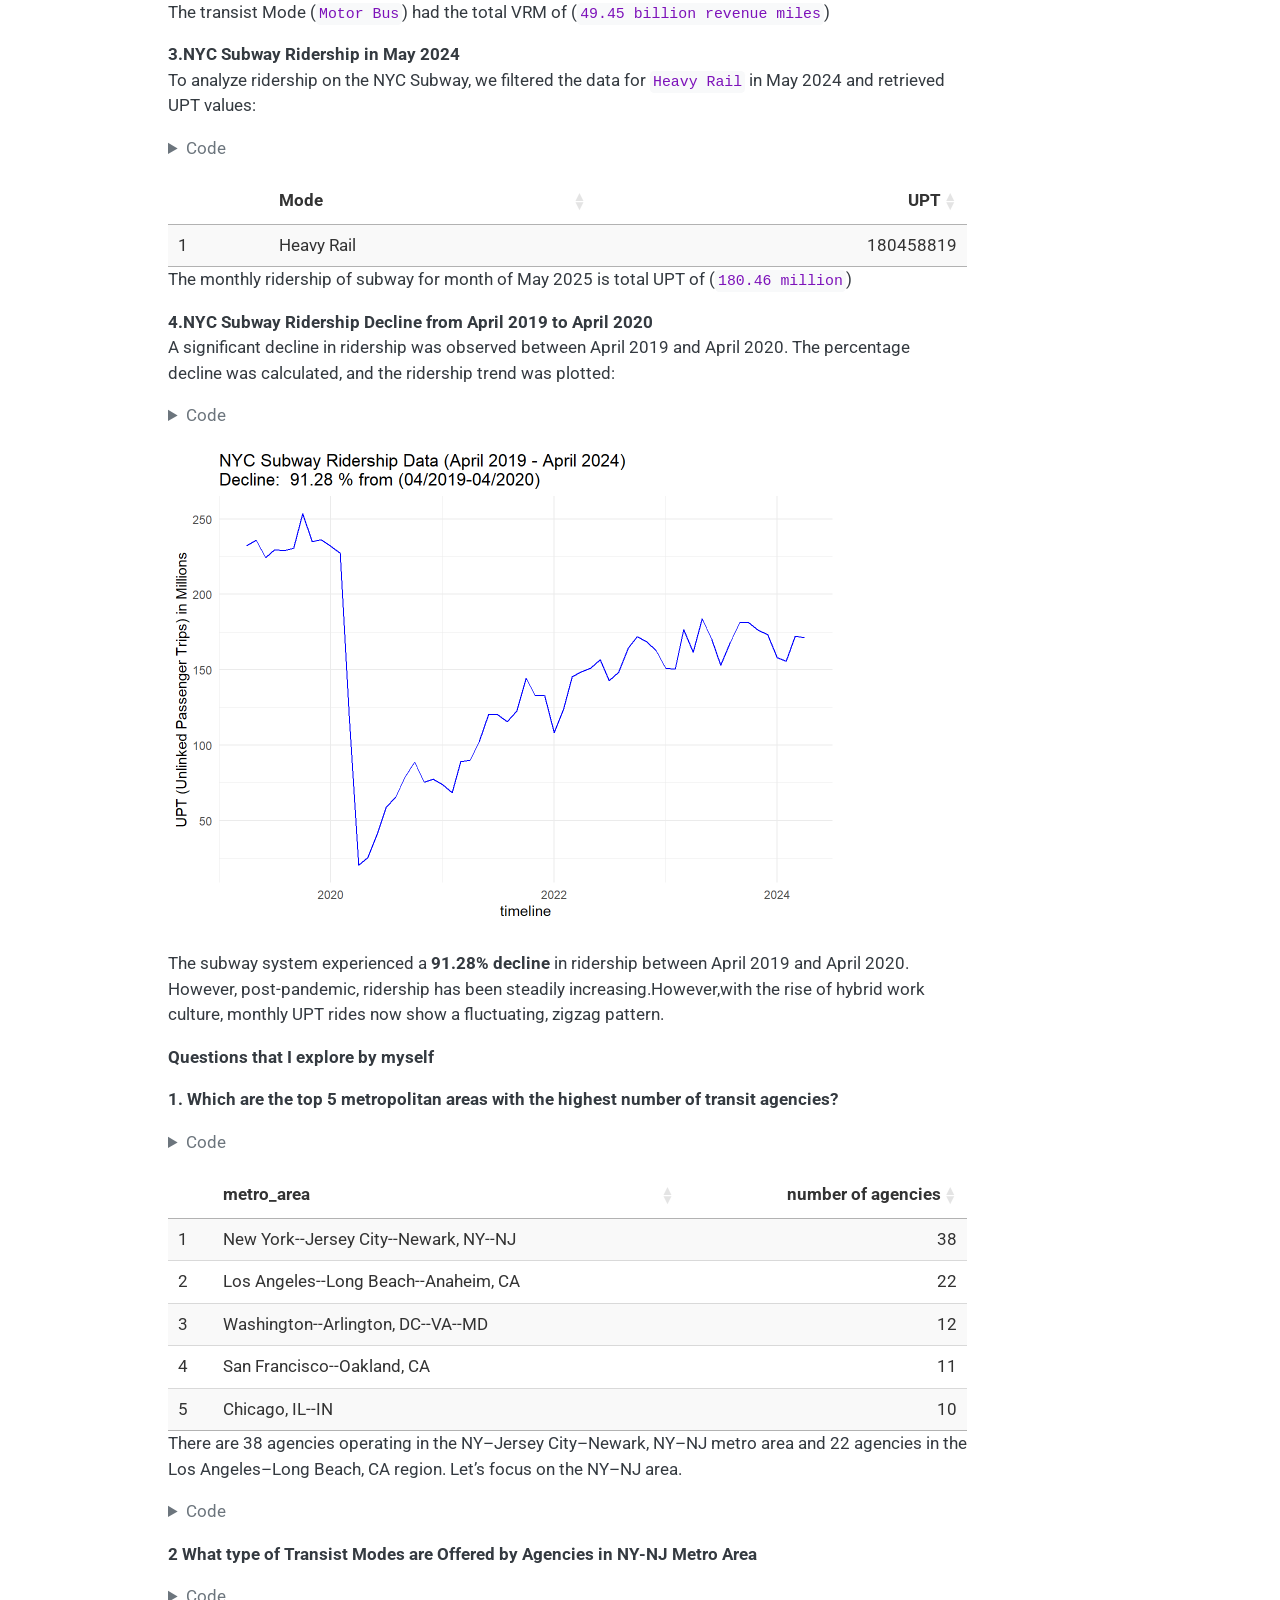
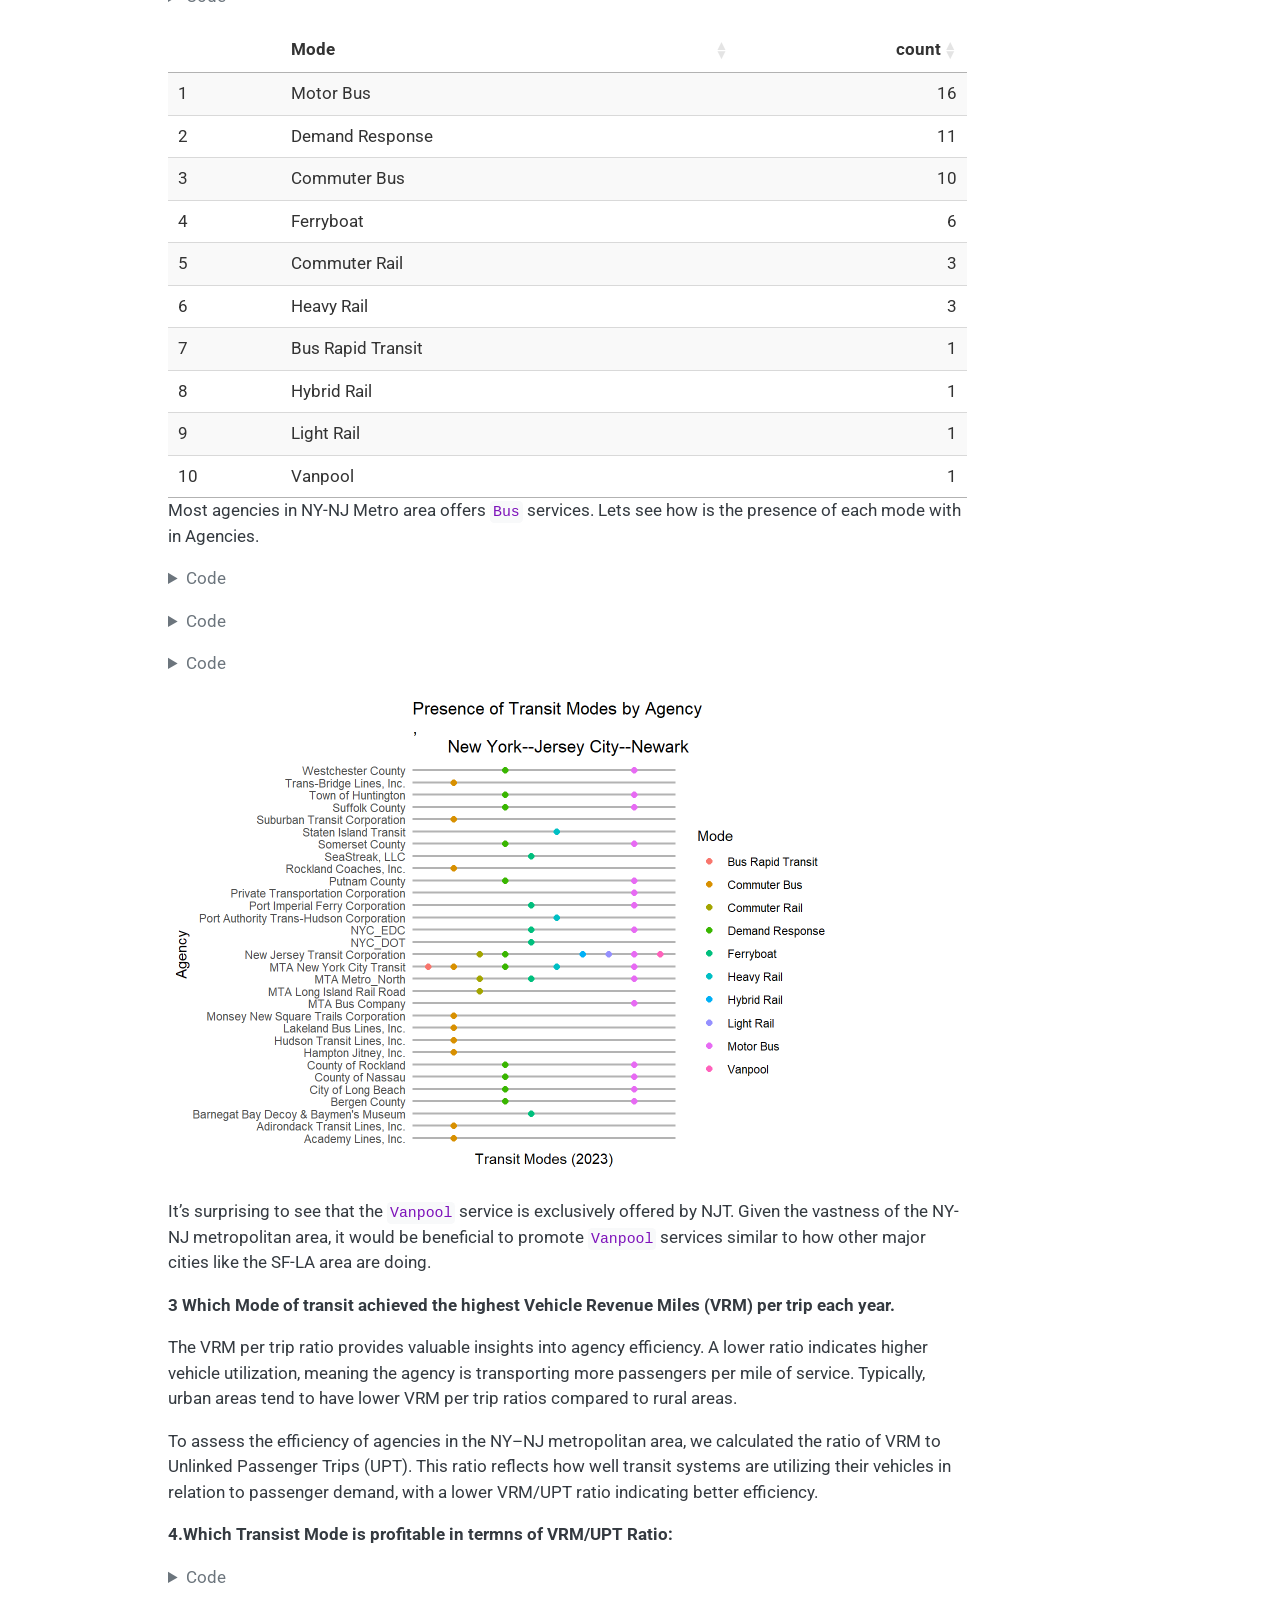
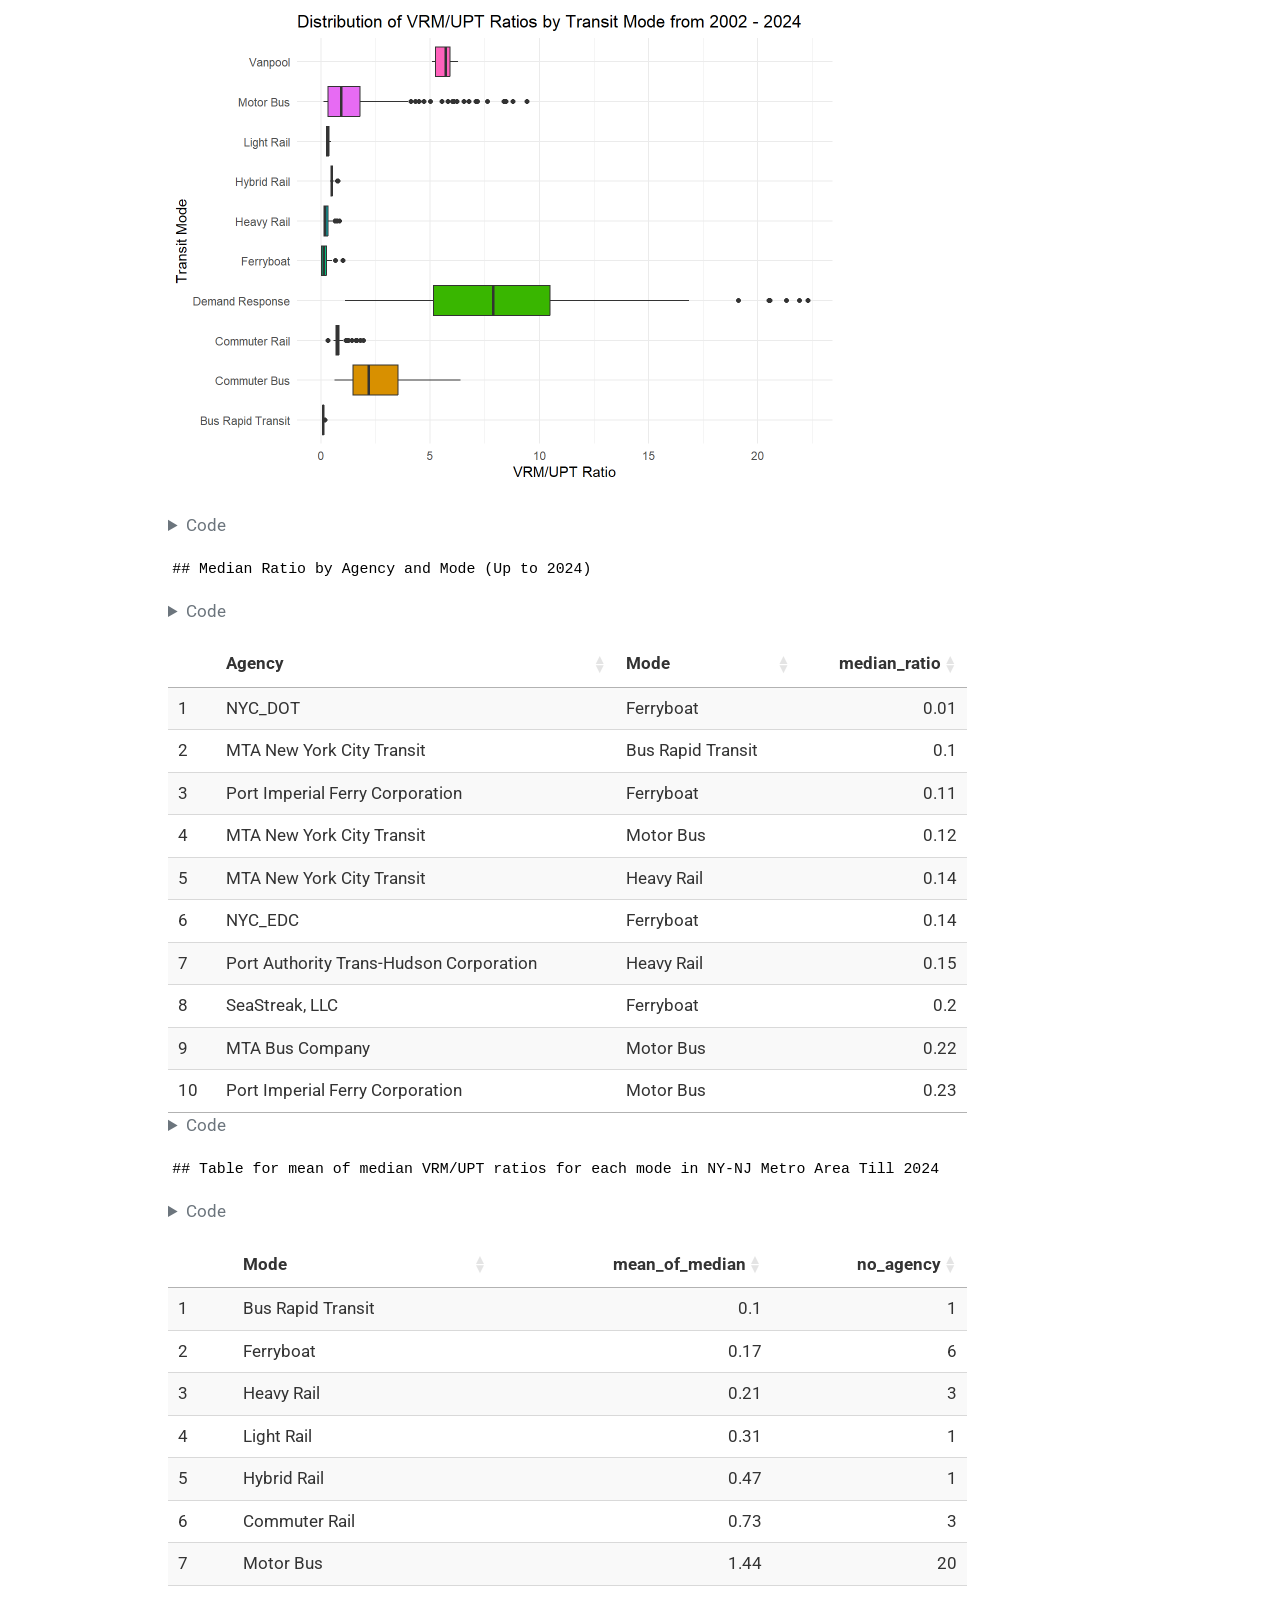
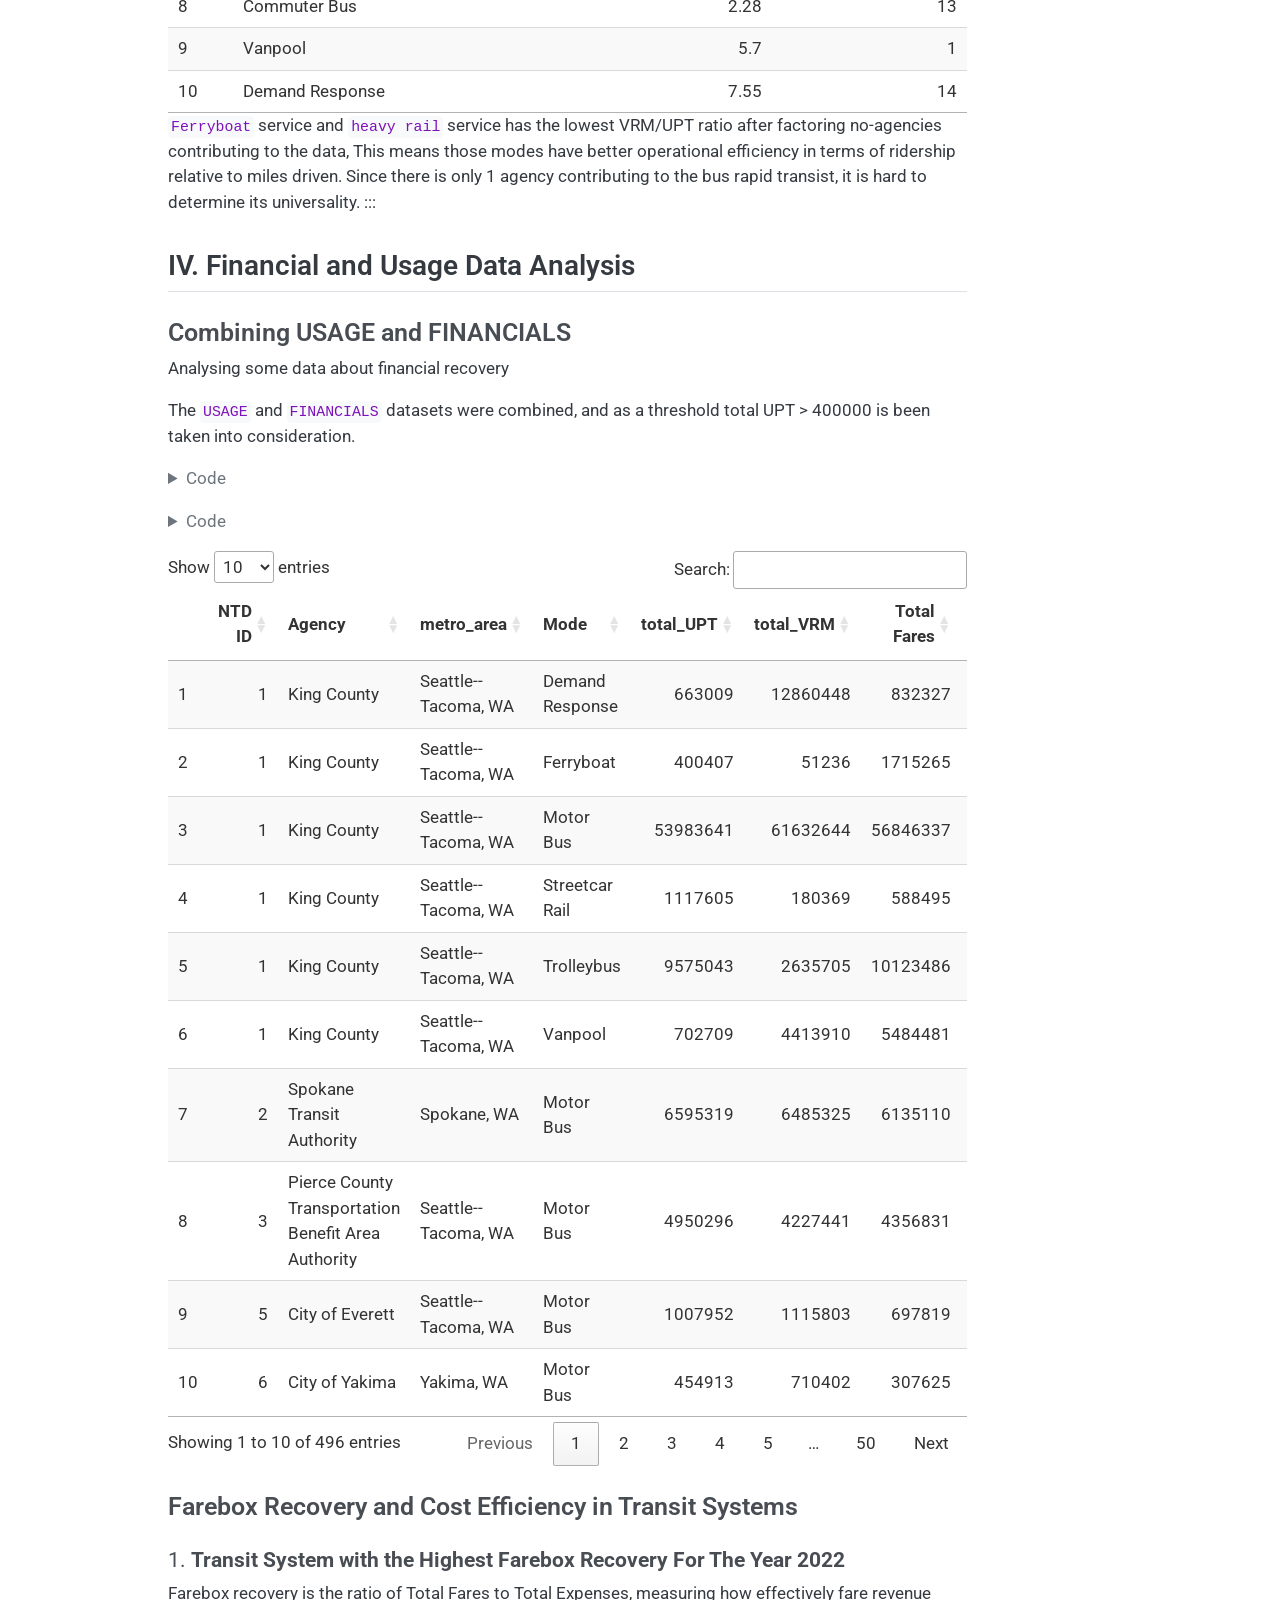
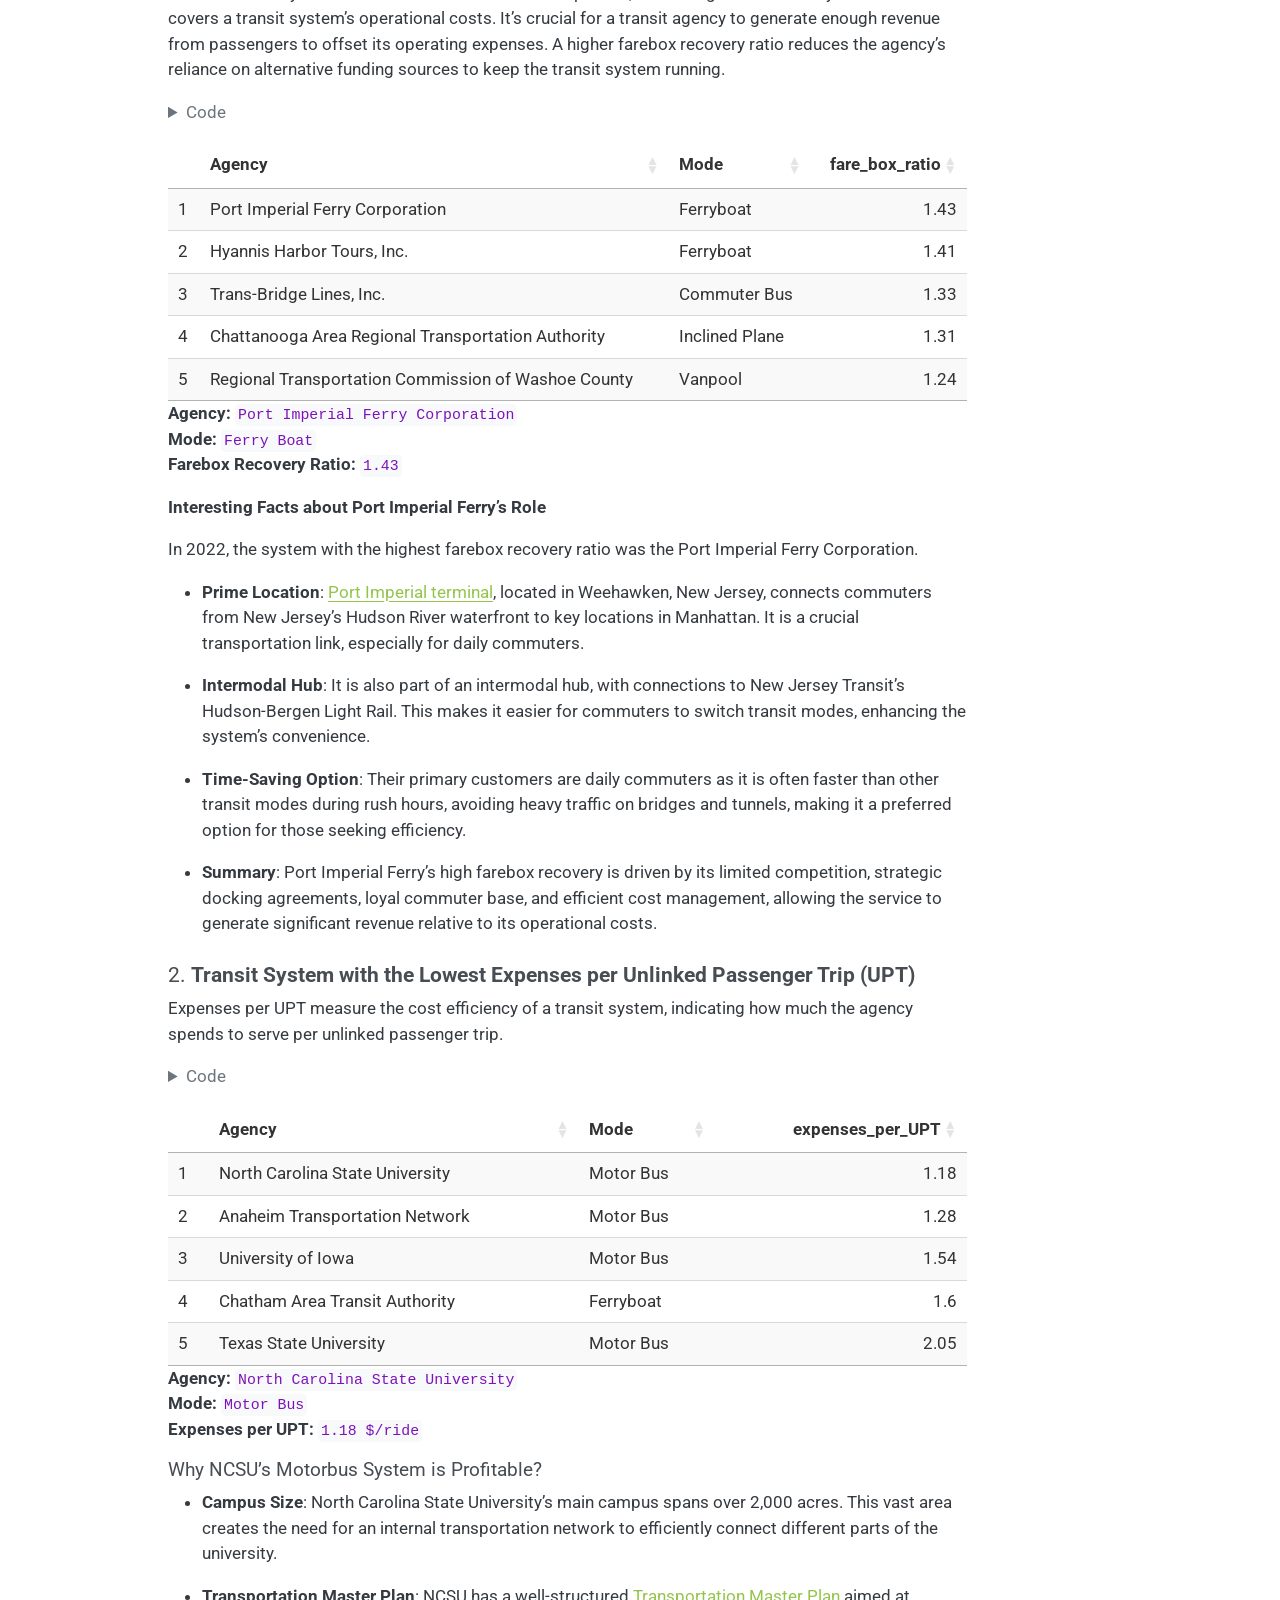
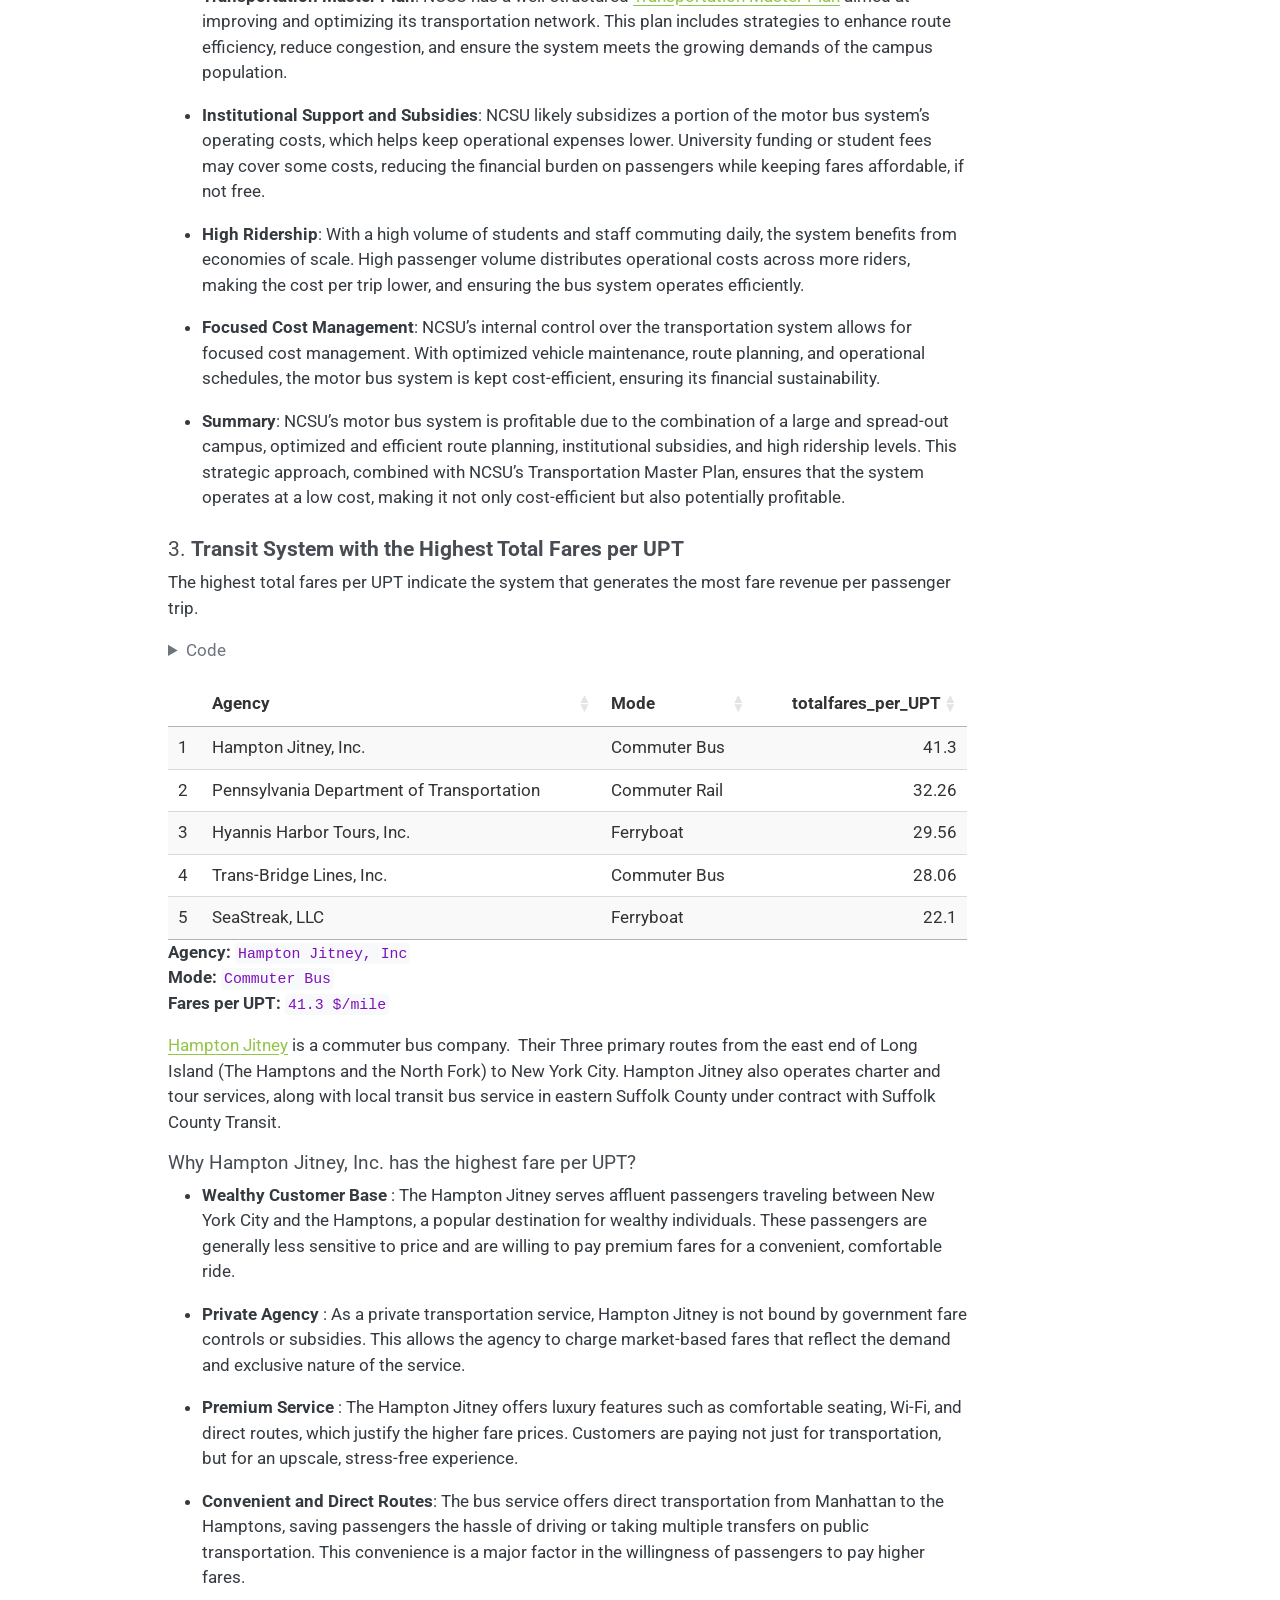
<file: docs/mp01.html>
<!DOCTYPE html>
<html xmlns="http://www.w3.org/1999/xhtml" lang="en" xml:lang="en"><head>

<meta charset="utf-8">
<meta name="generator" content="quarto-1.5.57">

<meta name="viewport" content="width=device-width, initial-scale=1.0, user-scalable=yes">

<meta name="author" content="Clinta Puthussery Varghese">

<title>Analyzing Transit Data – CLINTA PUTHUSSERY VARGHESE</title>
<style>
code{white-space: pre-wrap;}
span.smallcaps{font-variant: small-caps;}
div.columns{display: flex; gap: min(4vw, 1.5em);}
div.column{flex: auto; overflow-x: auto;}
div.hanging-indent{margin-left: 1.5em; text-indent: -1.5em;}
ul.task-list{list-style: none;}
ul.task-list li input[type="checkbox"] {
  width: 0.8em;
  margin: 0 0.8em 0.2em -1em; /* quarto-specific, see https://github.com/quarto-dev/quarto-cli/issues/4556 */ 
  vertical-align: middle;
}
/* CSS for syntax highlighting */
pre > code.sourceCode { white-space: pre; position: relative; }
pre > code.sourceCode > span { line-height: 1.25; }
pre > code.sourceCode > span:empty { height: 1.2em; }
.sourceCode { overflow: visible; }
code.sourceCode > span { color: inherit; text-decoration: inherit; }
div.sourceCode { margin: 1em 0; }
pre.sourceCode { margin: 0; }
@media screen {
div.sourceCode { overflow: auto; }
}
@media print {
pre > code.sourceCode { white-space: pre-wrap; }
pre > code.sourceCode > span { display: inline-block; text-indent: -5em; padding-left: 5em; }
}
pre.numberSource code
  { counter-reset: source-line 0; }
pre.numberSource code > span
  { position: relative; left: -4em; counter-increment: source-line; }
pre.numberSource code > span > a:first-child::before
  { content: counter(source-line);
    position: relative; left: -1em; text-align: right; vertical-align: baseline;
    border: none; display: inline-block;
    -webkit-touch-callout: none; -webkit-user-select: none;
    -khtml-user-select: none; -moz-user-select: none;
    -ms-user-select: none; user-select: none;
    padding: 0 4px; width: 4em;
  }
pre.numberSource { margin-left: 3em;  padding-left: 4px; }
div.sourceCode
  {   }
@media screen {
pre > code.sourceCode > span > a:first-child::before { text-decoration: underline; }
}
</style>


<script src="site_libs/quarto-nav/quarto-nav.js"></script>
<script src="site_libs/quarto-nav/headroom.min.js"></script>
<script src="site_libs/clipboard/clipboard.min.js"></script>
<script src="site_libs/quarto-search/autocomplete.umd.js"></script>
<script src="site_libs/quarto-search/fuse.min.js"></script>
<script src="site_libs/quarto-search/quarto-search.js"></script>
<meta name="quarto:offset" content="./">
<script src="site_libs/quarto-html/quarto.js"></script>
<script src="site_libs/quarto-html/popper.min.js"></script>
<script src="site_libs/quarto-html/tippy.umd.min.js"></script>
<script src="site_libs/quarto-html/anchor.min.js"></script>
<link href="site_libs/quarto-html/tippy.css" rel="stylesheet">
<link href="site_libs/quarto-html/quarto-syntax-highlighting.css" rel="stylesheet" id="quarto-text-highlighting-styles">
<script src="site_libs/bootstrap/bootstrap.min.js"></script>
<link href="site_libs/bootstrap/bootstrap-icons.css" rel="stylesheet">
<link href="site_libs/bootstrap/bootstrap.min.css" rel="stylesheet" id="quarto-bootstrap" data-mode="light">
<script id="quarto-search-options" type="application/json">{
  "location": "navbar",
  "copy-button": false,
  "collapse-after": 3,
  "panel-placement": "end",
  "type": "overlay",
  "limit": 50,
  "keyboard-shortcut": [
    "f",
    "/",
    "s"
  ],
  "show-item-context": false,
  "language": {
    "search-no-results-text": "No results",
    "search-matching-documents-text": "matching documents",
    "search-copy-link-title": "Copy link to search",
    "search-hide-matches-text": "Hide additional matches",
    "search-more-match-text": "more match in this document",
    "search-more-matches-text": "more matches in this document",
    "search-clear-button-title": "Clear",
    "search-text-placeholder": "",
    "search-detached-cancel-button-title": "Cancel",
    "search-submit-button-title": "Submit",
    "search-label": "Search"
  }
}</script>
<link href="site_libs/htmltools-fill-0.5.8.1/fill.css" rel="stylesheet">

<script src="site_libs/htmlwidgets-1.6.4/htmlwidgets.js"></script>

<link href="site_libs/datatables-css-0.0.0/datatables-crosstalk.css" rel="stylesheet">

<script src="site_libs/datatables-binding-0.33/datatables.js"></script>

<script src="site_libs/jquery-3.6.0/jquery-3.6.0.min.js"></script>

<link href="site_libs/dt-core-1.13.6/css/jquery.dataTables.min.css" rel="stylesheet">

<link href="site_libs/dt-core-1.13.6/css/jquery.dataTables.extra.css" rel="stylesheet">

<script src="site_libs/dt-core-1.13.6/js/jquery.dataTables.min.js"></script>

<link href="site_libs/crosstalk-1.2.1/css/crosstalk.min.css" rel="stylesheet">

<script src="site_libs/crosstalk-1.2.1/js/crosstalk.min.js"></script>



</head>

<body class="nav-fixed">

<div id="quarto-search-results"></div>
  <header id="quarto-header" class="headroom fixed-top">
    <nav class="navbar navbar-expand-lg " data-bs-theme="dark">
      <div class="navbar-container container-fluid">
      <div class="navbar-brand-container mx-auto">
    <a class="navbar-brand" href="./index.html">
    <span class="navbar-title">CLINTA PUTHUSSERY VARGHESE</span>
    </a>
  </div>
            <div id="quarto-search" class="" title="Search"></div>
          <button class="navbar-toggler" type="button" data-bs-toggle="collapse" data-bs-target="#navbarCollapse" aria-controls="navbarCollapse" role="menu" aria-expanded="false" aria-label="Toggle navigation" onclick="if (window.quartoToggleHeadroom) { window.quartoToggleHeadroom(); }">
  <span class="navbar-toggler-icon"></span>
</button>
          <div class="collapse navbar-collapse" id="navbarCollapse">
            <ul class="navbar-nav navbar-nav-scroll me-auto">
  <li class="nav-item">
    <a class="nav-link" href="./index.html"> 
<span class="menu-text">Home</span></a>
  </li>  
  <li class="nav-item">
    <a class="nav-link" href="./mini.html"> 
<span class="menu-text">Projects</span></a>
  </li>  
</ul>
          </div> <!-- /navcollapse -->
            <div class="quarto-navbar-tools">
</div>
      </div> <!-- /container-fluid -->
    </nav>
</header>
<!-- content -->
<div id="quarto-content" class="quarto-container page-columns page-rows-contents page-layout-article page-navbar">
<!-- sidebar -->
<!-- margin-sidebar -->
    <div id="quarto-margin-sidebar" class="sidebar margin-sidebar">
        <nav id="TOC" role="doc-toc" class="toc-active">
    <h2 id="toc-title">On this page</h2>
   
  <ul>
  <li><a href="#i.-introduction" id="toc-i.-introduction" class="nav-link active" data-scroll-target="#i.-introduction">I. Introduction</a></li>
  <li><a href="#ii.-data-preparation" id="toc-ii.-data-preparation" class="nav-link" data-scroll-target="#ii.-data-preparation">II. Data Preparation</a>
  <ul class="collapse">
  <li><a href="#loading-required-libraries" id="toc-loading-required-libraries" class="nav-link" data-scroll-target="#loading-required-libraries">Loading Required Libraries</a></li>
  <li><a href="#importing-datasets" id="toc-importing-datasets" class="nav-link" data-scroll-target="#importing-datasets">Importing Datasets</a></li>
  <li><a href="#data-cleaning" id="toc-data-cleaning" class="nav-link" data-scroll-target="#data-cleaning">Data Cleaning</a></li>
  </ul></li>
  <li><a href="#iii.-exploratory-data-analysis-eda" id="toc-iii.-exploratory-data-analysis-eda" class="nav-link" data-scroll-target="#iii.-exploratory-data-analysis-eda">III. Exploratory Data Analysis (EDA)</a>
  <ul class="collapse">
  <li><a href="#sampling-and-displaying-data" id="toc-sampling-and-displaying-data" class="nav-link" data-scroll-target="#sampling-and-displaying-data">Sampling and Displaying Data</a></li>
  </ul></li>
  <li><a href="#iv.-financial-and-usage-data-analysis" id="toc-iv.-financial-and-usage-data-analysis" class="nav-link" data-scroll-target="#iv.-financial-and-usage-data-analysis">IV. Financial and Usage Data Analysis</a>
  <ul class="collapse">
  <li><a href="#combining-usage-and-financials" id="toc-combining-usage-and-financials" class="nav-link" data-scroll-target="#combining-usage-and-financials">Combining USAGE and FINANCIALS</a></li>
  <li><a href="#farebox-recovery-and-cost-efficiency-in-transit-systems" id="toc-farebox-recovery-and-cost-efficiency-in-transit-systems" class="nav-link" data-scroll-target="#farebox-recovery-and-cost-efficiency-in-transit-systems">Farebox Recovery and Cost Efficiency in Transit Systems</a></li>
  </ul></li>
  <li><a href="#v.-what-do-you-believe-to-be-the-most-efficient-transit-system-in-the-country" id="toc-v.-what-do-you-believe-to-be-the-most-efficient-transit-system-in-the-country" class="nav-link" data-scroll-target="#v.-what-do-you-believe-to-be-the-most-efficient-transit-system-in-the-country">V. What do you believe to be the most efficient transit system in the country?</a></li>
  <li><a href="#vi.-appendix" id="toc-vi.-appendix" class="nav-link" data-scroll-target="#vi.-appendix">VI. Appendix</a></li>
  </ul>
</nav>
    </div>
<!-- main -->
<main class="content" id="quarto-document-content">

<header id="title-block-header" class="quarto-title-block default">
<div class="quarto-title">
<h1 class="title">Analyzing Transit Data</h1>
</div>



<div class="quarto-title-meta">

    <div>
    <div class="quarto-title-meta-heading">Author</div>
    <div class="quarto-title-meta-contents">
             <p>Clinta Puthussery Varghese </p>
          </div>
  </div>
    
  
    
  </div>
  


</header>


<div class="quarto-figure quarto-figure-center">
<figure class="figure">
<p><img src="media/Design.png" class="img-fluid quarto-figure quarto-figure-center figure-img" width="680"></p>
</figure>
</div>
<section id="i.-introduction" class="level2">
<h2 class="anchored" data-anchor-id="i.-introduction">I. Introduction</h2>
<p>This project is inspired from popular <a href="https://www.youtube.com/@CityNerd">CityNerd</a> Youtube channel’s presentation on <a href="https://www.youtube.com/watch?v=Wl7cprP_6KM"><em>Farebox Recovery</em></a>. The main goal of this mini project is to explore, analyze, and interpret transit data from various sources to derive insights into ridership trends, agency performance, and the financial efficiency of transit systems for the year 2022.</p>
<p>The primary source of data is from <a href="https://www.transit.dot.gov/ntd">National Transit Database</a></p>
<p>The datasets used in this analysis is from</p>
<ul>
<li><p>The <a href="https://www.transit.dot.gov/ntd/data-product/2022-annual-database-fare-revenues">2022 Annual Database Fare Revenues</a> table</p></li>
<li><p>The latest <a href="https://www.transit.dot.gov/ntd/data-product/monthly-module-adjusted-data-release">Monthly Ridership</a> tables</p></li>
<li><p>The <a href="https://www.transit.dot.gov/ntd/data-product/2022-operating-expenses">2022 Operating Expenses</a> reports</p></li>
</ul>
<p>The analysis primarily focuses on key financial and operational performance metrics, such as Vehicle Revenue Miles (VRM), Unlinked Passenger Trips (UPT), and Farebox Recovery Ratio (the ratio of total fares to expenses). Additional explorations focus on the most efficient transit modes and the busiest metropolitan areas.</p>
</section>
<section id="ii.-data-preparation" class="level2">
<h2 class="anchored" data-anchor-id="ii.-data-preparation">II. Data Preparation</h2>
<section id="loading-required-libraries" class="level3">
<h3 class="anchored" data-anchor-id="loading-required-libraries">Loading Required Libraries</h3>
<p>To begin, we load the necessary R libraries, primarily using the <code>tidyverse</code> package for data wrangling and <code>DT</code> for data visualization.</p>
<div class="cell">
<details class="code-fold">
<summary>Code</summary>
<div class="sourceCode cell-code" id="cb1"><pre class="sourceCode r code-with-copy"><code class="sourceCode r"><span id="cb1-1"><a href="#cb1-1" aria-hidden="true" tabindex="-1"></a><span class="co">#|warning: false</span></span>
<span id="cb1-2"><a href="#cb1-2" aria-hidden="true" tabindex="-1"></a><span class="co">#|message: false</span></span>
<span id="cb1-3"><a href="#cb1-3" aria-hidden="true" tabindex="-1"></a></span>
<span id="cb1-4"><a href="#cb1-4" aria-hidden="true" tabindex="-1"></a><span class="cf">if</span> (<span class="sc">!</span><span class="fu">require</span>(<span class="st">"tidyverse"</span>)) <span class="fu">install.packages</span>(<span class="st">"tidyverse"</span>)</span>
<span id="cb1-5"><a href="#cb1-5" aria-hidden="true" tabindex="-1"></a><span class="cf">if</span> (<span class="sc">!</span><span class="fu">require</span>(<span class="st">"DT"</span>)) <span class="fu">install.packages</span>(<span class="st">"DT"</span>)</span>
<span id="cb1-6"><a href="#cb1-6" aria-hidden="true" tabindex="-1"></a><span class="fu">library</span>(tidyverse)</span>
<span id="cb1-7"><a href="#cb1-7" aria-hidden="true" tabindex="-1"></a><span class="fu">library</span>(DT)</span></code><button title="Copy to Clipboard" class="code-copy-button"><i class="bi"></i></button></pre></div>
</details>
</div>
</section>
<section id="importing-datasets" class="level3">
<h3 class="anchored" data-anchor-id="importing-datasets">Importing Datasets</h3>
<p>We imported three main datasets: Fare Revenue (<code>FARES</code>), Operating Expenses (<code>EXPENSES</code>), and Ridership Data (<code>TRIPS</code>, <code>MILES</code>). These were cleaned and filtered to remove irrelevant columns, resulting in a data set that focuses on total fares, expenses, and VRM/UPT data.</p>
<div class="cell">
<details class="code-fold">
<summary>Code</summary>
<div class="sourceCode cell-code" id="cb2"><pre class="sourceCode r code-with-copy"><code class="sourceCode r"><span id="cb2-1"><a href="#cb2-1" aria-hidden="true" tabindex="-1"></a><span class="co">#|warning: false</span></span>
<span id="cb2-2"><a href="#cb2-2" aria-hidden="true" tabindex="-1"></a><span class="co">#|message: false</span></span>
<span id="cb2-3"><a href="#cb2-3" aria-hidden="true" tabindex="-1"></a><span class="co">#|results: "hide"</span></span>
<span id="cb2-4"><a href="#cb2-4" aria-hidden="true" tabindex="-1"></a>FARES <span class="ot">&lt;-</span> readxl<span class="sc">::</span><span class="fu">read_xlsx</span>(<span class="st">"MP-DATA/2022 Fare Revenue.xlsx"</span>)</span>
<span id="cb2-5"><a href="#cb2-5" aria-hidden="true" tabindex="-1"></a>EXPENSES <span class="ot">&lt;-</span> readr<span class="sc">::</span><span class="fu">read_csv</span>(<span class="st">"MP-DATA/2022_NTD_Annual_Data_-_Operating_Expenses__by_Function__20231102.csv"</span>)</span>
<span id="cb2-6"><a href="#cb2-6" aria-hidden="true" tabindex="-1"></a>TRIPS <span class="ot">&lt;-</span> readxl<span class="sc">::</span><span class="fu">read_xlsx</span>(<span class="st">"MP-DATA/July 2024 Complete Monthly Ridership (with adjustments and estimates)_240903.xlsx"</span>, <span class="at">sheet=</span><span class="st">"UPT"</span>)</span>
<span id="cb2-7"><a href="#cb2-7" aria-hidden="true" tabindex="-1"></a>MILES <span class="ot">&lt;-</span> readxl<span class="sc">::</span><span class="fu">read_xlsx</span>(<span class="st">"MP-DATA/July 2024 Complete Monthly Ridership (with adjustments and estimates)_240903.xlsx"</span>, <span class="at">sheet=</span><span class="st">"VRM"</span>)</span></code><button title="Copy to Clipboard" class="code-copy-button"><i class="bi"></i></button></pre></div>
</details>
</div>
</section>
<section id="data-cleaning" class="level3">
<h3 class="anchored" data-anchor-id="data-cleaning">Data Cleaning</h3>
<p>After importing the data, several unnecessary columns were dropped to keep the datasets focused on the required metrics (UPT, VRM, Expenses, etc.)</p>
<p>To extract monthly financials such as Total Fares and Expenses for each mode, A new dataset (<code>FINANCIALS</code>) is created by joining Fare Revenue (<code>FARES</code>), Operating Expenses (<code>EXPENSES</code>). It contains (<code>NTD ID</code>, <code>Agency Name</code> , <code>Mode</code>, <code>Total Fares</code>, <code>Expenses</code>)</p>
<div class="cell">
<details class="code-fold">
<summary>Code</summary>
<div class="sourceCode cell-code" id="cb3"><pre class="sourceCode r code-with-copy"><code class="sourceCode r"><span id="cb3-1"><a href="#cb3-1" aria-hidden="true" tabindex="-1"></a><span class="co">#|warning: false</span></span>
<span id="cb3-2"><a href="#cb3-2" aria-hidden="true" tabindex="-1"></a><span class="co">#|message: false</span></span>
<span id="cb3-3"><a href="#cb3-3" aria-hidden="true" tabindex="-1"></a><span class="co">#|results: hide</span></span>
<span id="cb3-4"><a href="#cb3-4" aria-hidden="true" tabindex="-1"></a></span>
<span id="cb3-5"><a href="#cb3-5" aria-hidden="true" tabindex="-1"></a>FARES <span class="ot">&lt;-</span> FARES<span class="sc">|&gt;</span></span>
<span id="cb3-6"><a href="#cb3-6" aria-hidden="true" tabindex="-1"></a>    <span class="fu">select</span>(<span class="sc">-</span><span class="st">`</span><span class="at">State/Parent NTD ID</span><span class="st">`</span>, </span>
<span id="cb3-7"><a href="#cb3-7" aria-hidden="true" tabindex="-1"></a>           <span class="sc">-</span><span class="st">`</span><span class="at">Reporter Type</span><span class="st">`</span>,</span>
<span id="cb3-8"><a href="#cb3-8" aria-hidden="true" tabindex="-1"></a>           <span class="sc">-</span><span class="st">`</span><span class="at">Reporting Module</span><span class="st">`</span>,</span>
<span id="cb3-9"><a href="#cb3-9" aria-hidden="true" tabindex="-1"></a>           <span class="sc">-</span><span class="st">`</span><span class="at">TOS</span><span class="st">`</span>,</span>
<span id="cb3-10"><a href="#cb3-10" aria-hidden="true" tabindex="-1"></a>           <span class="sc">-</span><span class="st">`</span><span class="at">Passenger Paid Fares</span><span class="st">`</span>,</span>
<span id="cb3-11"><a href="#cb3-11" aria-hidden="true" tabindex="-1"></a>           <span class="sc">-</span><span class="st">`</span><span class="at">Organization Paid Fares</span><span class="st">`</span>) <span class="sc">|&gt;</span></span>
<span id="cb3-12"><a href="#cb3-12" aria-hidden="true" tabindex="-1"></a>    <span class="fu">filter</span>(<span class="st">`</span><span class="at">Expense Type</span><span class="st">`</span> <span class="sc">==</span> <span class="st">"Funds Earned During Period"</span>) <span class="sc">|&gt;</span></span>
<span id="cb3-13"><a href="#cb3-13" aria-hidden="true" tabindex="-1"></a>    <span class="fu">select</span>(<span class="sc">-</span><span class="st">`</span><span class="at">Expense Type</span><span class="st">`</span>) <span class="sc">|&gt;</span></span>
<span id="cb3-14"><a href="#cb3-14" aria-hidden="true" tabindex="-1"></a>    <span class="fu">group_by</span>(<span class="st">`</span><span class="at">NTD ID</span><span class="st">`</span>,       <span class="co"># Sum over different `TOS` for the same `Mode`</span></span>
<span id="cb3-15"><a href="#cb3-15" aria-hidden="true" tabindex="-1"></a>             <span class="st">`</span><span class="at">Agency Name</span><span class="st">`</span>,  <span class="co"># These are direct operated and sub-contracted </span></span>
<span id="cb3-16"><a href="#cb3-16" aria-hidden="true" tabindex="-1"></a>             <span class="st">`</span><span class="at">Mode</span><span class="st">`</span>) <span class="sc">|&gt;</span>      <span class="co"># of the same transit modality</span></span>
<span id="cb3-17"><a href="#cb3-17" aria-hidden="true" tabindex="-1"></a>                             <span class="co"># Not a big effect in most munis (significant DO</span></span>
<span id="cb3-18"><a href="#cb3-18" aria-hidden="true" tabindex="-1"></a>                             <span class="co"># tends to get rid of sub-contractors), but we'll sum</span></span>
<span id="cb3-19"><a href="#cb3-19" aria-hidden="true" tabindex="-1"></a>                             <span class="co"># to unify different passenger experiences</span></span>
<span id="cb3-20"><a href="#cb3-20" aria-hidden="true" tabindex="-1"></a>    <span class="fu">summarize</span>(<span class="st">`</span><span class="at">Total Fares</span><span class="st">`</span> <span class="ot">=</span> <span class="fu">sum</span>(<span class="st">`</span><span class="at">Total Fares</span><span class="st">`</span>)) <span class="sc">|&gt;</span></span>
<span id="cb3-21"><a href="#cb3-21" aria-hidden="true" tabindex="-1"></a>    <span class="fu">ungroup</span>()</span>
<span id="cb3-22"><a href="#cb3-22" aria-hidden="true" tabindex="-1"></a></span>
<span id="cb3-23"><a href="#cb3-23" aria-hidden="true" tabindex="-1"></a>EXPENSES<span class="ot">&lt;-</span> EXPENSES<span class="sc">|&gt;</span></span>
<span id="cb3-24"><a href="#cb3-24" aria-hidden="true" tabindex="-1"></a>    <span class="fu">select</span>(<span class="st">`</span><span class="at">NTD ID</span><span class="st">`</span>, </span>
<span id="cb3-25"><a href="#cb3-25" aria-hidden="true" tabindex="-1"></a>           <span class="st">`</span><span class="at">Agency</span><span class="st">`</span>,</span>
<span id="cb3-26"><a href="#cb3-26" aria-hidden="true" tabindex="-1"></a>           <span class="st">`</span><span class="at">Total</span><span class="st">`</span>, </span>
<span id="cb3-27"><a href="#cb3-27" aria-hidden="true" tabindex="-1"></a>           <span class="st">`</span><span class="at">Mode</span><span class="st">`</span>) <span class="sc">|&gt;</span></span>
<span id="cb3-28"><a href="#cb3-28" aria-hidden="true" tabindex="-1"></a>    <span class="fu">mutate</span>(<span class="st">`</span><span class="at">NTD ID</span><span class="st">`</span> <span class="ot">=</span> <span class="fu">as.integer</span>(<span class="st">`</span><span class="at">NTD ID</span><span class="st">`</span>)) <span class="sc">|&gt;</span></span>
<span id="cb3-29"><a href="#cb3-29" aria-hidden="true" tabindex="-1"></a>    <span class="fu">rename</span>(<span class="at">Expenses =</span> Total) <span class="sc">|&gt;</span></span>
<span id="cb3-30"><a href="#cb3-30" aria-hidden="true" tabindex="-1"></a>    <span class="fu">group_by</span>(<span class="st">`</span><span class="at">NTD ID</span><span class="st">`</span>, <span class="st">`</span><span class="at">Mode</span><span class="st">`</span>) <span class="sc">|&gt;</span></span>
<span id="cb3-31"><a href="#cb3-31" aria-hidden="true" tabindex="-1"></a>    <span class="fu">summarize</span>(<span class="at">Expenses =</span> <span class="fu">sum</span>(Expenses)) <span class="sc">|&gt;</span></span>
<span id="cb3-32"><a href="#cb3-32" aria-hidden="true" tabindex="-1"></a>    <span class="fu">ungroup</span>()</span>
<span id="cb3-33"><a href="#cb3-33" aria-hidden="true" tabindex="-1"></a></span>
<span id="cb3-34"><a href="#cb3-34" aria-hidden="true" tabindex="-1"></a>FINANCIALS <span class="ot">&lt;-</span> <span class="fu">inner_join</span>(FARES, EXPENSES, <span class="fu">join_by</span>(<span class="st">`</span><span class="at">NTD ID</span><span class="st">`</span>, <span class="st">`</span><span class="at">Mode</span><span class="st">`</span>))</span></code><button title="Copy to Clipboard" class="code-copy-button"><i class="bi"></i></button></pre></div>
</details>
</div>
<p>Similarly to extract monthly transits numbers such as Unlinked Passenger Trip and Vehicle Revenue Miles for each agency and mode, a new data set USAGE(<code>USAGE</code>) is created by joining TRIPS (<code>TRIPS</code>) and MILES (<code>MILES</code>). It contains (<code>NTD ID</code>,<code>Agency</code> ,<code>UZA Name</code>,<code>Mode</code>,<code>3 Mode</code>,<code>month</code>,<code>UPT</code>, <code>VRM</code> )</p>
<div class="cell">
<details class="code-fold">
<summary>Code</summary>
<div class="sourceCode cell-code" id="cb4"><pre class="sourceCode r code-with-copy"><code class="sourceCode r"><span id="cb4-1"><a href="#cb4-1" aria-hidden="true" tabindex="-1"></a><span class="co">#|warning: false</span></span>
<span id="cb4-2"><a href="#cb4-2" aria-hidden="true" tabindex="-1"></a><span class="co">#|message: false</span></span>
<span id="cb4-3"><a href="#cb4-3" aria-hidden="true" tabindex="-1"></a><span class="co">#|results: hide</span></span>
<span id="cb4-4"><a href="#cb4-4" aria-hidden="true" tabindex="-1"></a><span class="co">#|</span></span>
<span id="cb4-5"><a href="#cb4-5" aria-hidden="true" tabindex="-1"></a>TRIPS <span class="ot">&lt;-</span> TRIPS <span class="sc">|&gt;</span></span>
<span id="cb4-6"><a href="#cb4-6" aria-hidden="true" tabindex="-1"></a>            <span class="fu">filter</span>(<span class="st">`</span><span class="at">Mode/Type of Service Status</span><span class="st">`</span> <span class="sc">==</span> <span class="st">"Active"</span>) <span class="sc">|&gt;</span></span>
<span id="cb4-7"><a href="#cb4-7" aria-hidden="true" tabindex="-1"></a>            <span class="fu">select</span>(<span class="sc">-</span><span class="st">`</span><span class="at">Legacy NTD ID</span><span class="st">`</span>, </span>
<span id="cb4-8"><a href="#cb4-8" aria-hidden="true" tabindex="-1"></a>                   <span class="sc">-</span><span class="st">`</span><span class="at">Reporter Type</span><span class="st">`</span>, </span>
<span id="cb4-9"><a href="#cb4-9" aria-hidden="true" tabindex="-1"></a>                   <span class="sc">-</span><span class="st">`</span><span class="at">Mode/Type of Service Status</span><span class="st">`</span>, </span>
<span id="cb4-10"><a href="#cb4-10" aria-hidden="true" tabindex="-1"></a>                   <span class="sc">-</span><span class="st">`</span><span class="at">UACE CD</span><span class="st">`</span>, </span>
<span id="cb4-11"><a href="#cb4-11" aria-hidden="true" tabindex="-1"></a>                   <span class="sc">-</span><span class="st">`</span><span class="at">TOS</span><span class="st">`</span>) <span class="sc">|&gt;</span></span>
<span id="cb4-12"><a href="#cb4-12" aria-hidden="true" tabindex="-1"></a>            <span class="fu">pivot_longer</span>(<span class="sc">-</span><span class="fu">c</span>(<span class="st">`</span><span class="at">NTD ID</span><span class="st">`</span><span class="sc">:</span><span class="st">`</span><span class="at">3 Mode</span><span class="st">`</span>), </span>
<span id="cb4-13"><a href="#cb4-13" aria-hidden="true" tabindex="-1"></a>                            <span class="at">names_to=</span><span class="st">"month"</span>, </span>
<span id="cb4-14"><a href="#cb4-14" aria-hidden="true" tabindex="-1"></a>                            <span class="at">values_to=</span><span class="st">"UPT"</span>) <span class="sc">|&gt;</span></span>
<span id="cb4-15"><a href="#cb4-15" aria-hidden="true" tabindex="-1"></a>            <span class="fu">drop_na</span>() <span class="sc">|&gt;</span></span>
<span id="cb4-16"><a href="#cb4-16" aria-hidden="true" tabindex="-1"></a>            <span class="fu">mutate</span>(<span class="at">month=</span><span class="fu">my</span>(month)) <span class="co"># Parse _m_onth _y_ear date specs</span></span>
<span id="cb4-17"><a href="#cb4-17" aria-hidden="true" tabindex="-1"></a>MILES <span class="ot">&lt;-</span> MILES <span class="sc">|&gt;</span></span>
<span id="cb4-18"><a href="#cb4-18" aria-hidden="true" tabindex="-1"></a>            <span class="fu">filter</span>(<span class="st">`</span><span class="at">Mode/Type of Service Status</span><span class="st">`</span> <span class="sc">==</span> <span class="st">"Active"</span>) <span class="sc">|&gt;</span></span>
<span id="cb4-19"><a href="#cb4-19" aria-hidden="true" tabindex="-1"></a>            <span class="fu">select</span>(<span class="sc">-</span><span class="st">`</span><span class="at">Legacy NTD ID</span><span class="st">`</span>, </span>
<span id="cb4-20"><a href="#cb4-20" aria-hidden="true" tabindex="-1"></a>                   <span class="sc">-</span><span class="st">`</span><span class="at">Reporter Type</span><span class="st">`</span>, </span>
<span id="cb4-21"><a href="#cb4-21" aria-hidden="true" tabindex="-1"></a>                   <span class="sc">-</span><span class="st">`</span><span class="at">Mode/Type of Service Status</span><span class="st">`</span>, </span>
<span id="cb4-22"><a href="#cb4-22" aria-hidden="true" tabindex="-1"></a>                   <span class="sc">-</span><span class="st">`</span><span class="at">UACE CD</span><span class="st">`</span>, </span>
<span id="cb4-23"><a href="#cb4-23" aria-hidden="true" tabindex="-1"></a>                   <span class="sc">-</span><span class="st">`</span><span class="at">TOS</span><span class="st">`</span>) <span class="sc">|&gt;</span></span>
<span id="cb4-24"><a href="#cb4-24" aria-hidden="true" tabindex="-1"></a>            <span class="fu">pivot_longer</span>(<span class="sc">-</span><span class="fu">c</span>(<span class="st">`</span><span class="at">NTD ID</span><span class="st">`</span><span class="sc">:</span><span class="st">`</span><span class="at">3 Mode</span><span class="st">`</span>), </span>
<span id="cb4-25"><a href="#cb4-25" aria-hidden="true" tabindex="-1"></a>                            <span class="at">names_to=</span><span class="st">"month"</span>, </span>
<span id="cb4-26"><a href="#cb4-26" aria-hidden="true" tabindex="-1"></a>                            <span class="at">values_to=</span><span class="st">"VRM"</span>) <span class="sc">|&gt;</span></span>
<span id="cb4-27"><a href="#cb4-27" aria-hidden="true" tabindex="-1"></a>            <span class="fu">drop_na</span>() <span class="sc">|&gt;</span></span>
<span id="cb4-28"><a href="#cb4-28" aria-hidden="true" tabindex="-1"></a>            <span class="fu">group_by</span>(<span class="st">`</span><span class="at">NTD ID</span><span class="st">`</span>, <span class="st">`</span><span class="at">Agency</span><span class="st">`</span>, <span class="st">`</span><span class="at">UZA Name</span><span class="st">`</span>, </span>
<span id="cb4-29"><a href="#cb4-29" aria-hidden="true" tabindex="-1"></a>                     <span class="st">`</span><span class="at">Mode</span><span class="st">`</span>, <span class="st">`</span><span class="at">3 Mode</span><span class="st">`</span>, month) <span class="sc">|&gt;</span></span>
<span id="cb4-30"><a href="#cb4-30" aria-hidden="true" tabindex="-1"></a>            <span class="fu">summarize</span>(<span class="at">VRM =</span> <span class="fu">sum</span>(VRM)) <span class="sc">|&gt;</span></span>
<span id="cb4-31"><a href="#cb4-31" aria-hidden="true" tabindex="-1"></a>            <span class="fu">ungroup</span>() <span class="sc">|&gt;</span></span>
<span id="cb4-32"><a href="#cb4-32" aria-hidden="true" tabindex="-1"></a>            <span class="fu">mutate</span>(<span class="at">month=</span><span class="fu">my</span>(month)) <span class="co"># Parse _m_onth _y_ear date specs</span></span>
<span id="cb4-33"><a href="#cb4-33" aria-hidden="true" tabindex="-1"></a></span>
<span id="cb4-34"><a href="#cb4-34" aria-hidden="true" tabindex="-1"></a>USAGE <span class="ot">&lt;-</span> <span class="fu">inner_join</span>(TRIPS, MILES) <span class="sc">|&gt;</span></span>
<span id="cb4-35"><a href="#cb4-35" aria-hidden="true" tabindex="-1"></a>    <span class="fu">mutate</span>(<span class="st">`</span><span class="at">NTD ID</span><span class="st">`</span> <span class="ot">=</span> <span class="fu">as.integer</span>(<span class="st">`</span><span class="at">NTD ID</span><span class="st">`</span>))</span></code><button title="Copy to Clipboard" class="code-copy-button"><i class="bi"></i></button></pre></div>
</details>
</div>
</section>
</section>
<section id="iii.-exploratory-data-analysis-eda" class="level2">
<h2 class="anchored" data-anchor-id="iii.-exploratory-data-analysis-eda">III. Exploratory Data Analysis (EDA)</h2>
<section id="sampling-and-displaying-data" class="level3">
<h3 class="anchored" data-anchor-id="sampling-and-displaying-data">Sampling and Displaying Data</h3>
<section id="usage" class="level4">
<h4 class="anchored" data-anchor-id="usage"><em>USAGE</em></h4>
<p>The str(<code>str</code>) function is used to get an overview of the datatypes.</p>
<div class="cell">
<details class="code-fold">
<summary>Code</summary>
<div class="sourceCode cell-code" id="cb5"><pre class="sourceCode r code-with-copy"><code class="sourceCode r"><span id="cb5-1"><a href="#cb5-1" aria-hidden="true" tabindex="-1"></a><span class="fu">str</span>(USAGE)</span></code><button title="Copy to Clipboard" class="code-copy-button"><i class="bi"></i></button></pre></div>
</details>
<div class="cell-output cell-output-stdout">
<pre><code>tibble [281,010 × 8] (S3: tbl_df/tbl/data.frame)
 $ NTD ID  : int [1:281010] 1 1 1 1 1 1 1 1 1 1 ...
 $ Agency  : chr [1:281010] "King County" "King County" "King County" "King County" ...
 $ UZA Name: chr [1:281010] "Seattle--Tacoma, WA" "Seattle--Tacoma, WA" "Seattle--Tacoma, WA" "Seattle--Tacoma, WA" ...
 $ Mode    : chr [1:281010] "DR" "DR" "DR" "DR" ...
 $ 3 Mode  : chr [1:281010] "Bus" "Bus" "Bus" "Bus" ...
 $ month   : Date[1:281010], format: "2002-01-01" "2002-02-01" ...
 $ UPT     : num [1:281010] 135144 127378 136030 142204 144697 ...
 $ VRM     : num [1:281010] 746158 656324 726578 736975 746158 ...</code></pre>
</div>
</div>
<p>For easier readability, the column names are renamed, for ex: <code>UZA Name</code> can be renamed as <code>metro_area</code>. I have decided to keep UPT and VRM as is since its harder to rename with its full abbreviation.</p>
<section id="creating-syntatic-names" class="level5">
<h5 class="anchored" data-anchor-id="creating-syntatic-names">Creating Syntatic Names</h5>
<p>Rename a column: <code>UZA Name</code> to <code>metro_area</code>.</p>
<div class="cell">
<details class="code-fold">
<summary>Code</summary>
<div class="sourceCode cell-code" id="cb7"><pre class="sourceCode r code-with-copy"><code class="sourceCode r"><span id="cb7-1"><a href="#cb7-1" aria-hidden="true" tabindex="-1"></a><span class="do">##### Task 1</span></span>
<span id="cb7-2"><a href="#cb7-2" aria-hidden="true" tabindex="-1"></a>USAGE <span class="ot">&lt;-</span> <span class="fu">rename</span>(USAGE, </span>
<span id="cb7-3"><a href="#cb7-3" aria-hidden="true" tabindex="-1"></a>               <span class="at">metro_area =</span> <span class="st">`</span><span class="at">UZA Name</span><span class="st">`</span></span>
<span id="cb7-4"><a href="#cb7-4" aria-hidden="true" tabindex="-1"></a>               )</span></code><button title="Copy to Clipboard" class="code-copy-button"><i class="bi"></i></button></pre></div>
</details>
</div>
</section>
<section id="recoding-the-mode-column" class="level5">
<h5 class="anchored" data-anchor-id="recoding-the-mode-column">Recoding the <code>Mode</code> column</h5>
<p>The details for what each Mode represents were found in <a href="https://www.transit.dot.gov/ntd/national-transit-database-ntd-glossary">National Transit Database (NTD) Glossary</a></p>
<div class="cell">
<details class="code-fold">
<summary>Code</summary>
<div class="sourceCode cell-code" id="cb8"><pre class="sourceCode r code-with-copy"><code class="sourceCode r"><span id="cb8-1"><a href="#cb8-1" aria-hidden="true" tabindex="-1"></a><span class="do">##### </span><span class="al">TASK</span><span class="do"> 2</span></span>
<span id="cb8-2"><a href="#cb8-2" aria-hidden="true" tabindex="-1"></a>USAGE <span class="ot">&lt;-</span> USAGE <span class="sc">|&gt;</span></span>
<span id="cb8-3"><a href="#cb8-3" aria-hidden="true" tabindex="-1"></a>    <span class="fu">mutate</span>(<span class="at">Mode =</span> <span class="fu">case_when</span>(</span>
<span id="cb8-4"><a href="#cb8-4" aria-hidden="true" tabindex="-1"></a>        Mode <span class="sc">==</span> <span class="st">"AR"</span> <span class="sc">~</span> <span class="st">"Alaska Rail"</span>,</span>
<span id="cb8-5"><a href="#cb8-5" aria-hidden="true" tabindex="-1"></a>        Mode <span class="sc">==</span> <span class="st">"CB"</span> <span class="sc">~</span> <span class="st">"Commuter Bus"</span>,</span>
<span id="cb8-6"><a href="#cb8-6" aria-hidden="true" tabindex="-1"></a>        Mode <span class="sc">==</span> <span class="st">"CC"</span> <span class="sc">~</span> <span class="st">"Cable Car"</span>,</span>
<span id="cb8-7"><a href="#cb8-7" aria-hidden="true" tabindex="-1"></a>        Mode <span class="sc">==</span> <span class="st">"CR"</span> <span class="sc">~</span> <span class="st">"Commuter Rail"</span>,</span>
<span id="cb8-8"><a href="#cb8-8" aria-hidden="true" tabindex="-1"></a>        Mode <span class="sc">==</span> <span class="st">"DR"</span> <span class="sc">~</span> <span class="st">"Demand Response"</span>,</span>
<span id="cb8-9"><a href="#cb8-9" aria-hidden="true" tabindex="-1"></a>        Mode <span class="sc">==</span> <span class="st">"FB"</span> <span class="sc">~</span> <span class="st">"Ferryboat"</span>,</span>
<span id="cb8-10"><a href="#cb8-10" aria-hidden="true" tabindex="-1"></a>        Mode <span class="sc">==</span> <span class="st">"HR"</span> <span class="sc">~</span> <span class="st">"Heavy Rail"</span>,</span>
<span id="cb8-11"><a href="#cb8-11" aria-hidden="true" tabindex="-1"></a>        Mode <span class="sc">==</span> <span class="st">"IP"</span> <span class="sc">~</span> <span class="st">"Inclined Plane"</span>,</span>
<span id="cb8-12"><a href="#cb8-12" aria-hidden="true" tabindex="-1"></a>        Mode <span class="sc">==</span> <span class="st">"LR"</span> <span class="sc">~</span> <span class="st">"Light Rail"</span>,</span>
<span id="cb8-13"><a href="#cb8-13" aria-hidden="true" tabindex="-1"></a>        Mode <span class="sc">==</span> <span class="st">"MB"</span> <span class="sc">~</span> <span class="st">"Motor Bus"</span>,</span>
<span id="cb8-14"><a href="#cb8-14" aria-hidden="true" tabindex="-1"></a>        Mode <span class="sc">==</span> <span class="st">"MG"</span> <span class="sc">~</span> <span class="st">"Monorail/Automated Guideway"</span>,</span>
<span id="cb8-15"><a href="#cb8-15" aria-hidden="true" tabindex="-1"></a>        Mode <span class="sc">==</span> <span class="st">"PB"</span> <span class="sc">~</span> <span class="st">"Publico"</span>,</span>
<span id="cb8-16"><a href="#cb8-16" aria-hidden="true" tabindex="-1"></a>        Mode <span class="sc">==</span> <span class="st">"RB"</span> <span class="sc">~</span> <span class="st">"Bus Rapid Transit"</span>,</span>
<span id="cb8-17"><a href="#cb8-17" aria-hidden="true" tabindex="-1"></a>        Mode <span class="sc">==</span> <span class="st">"SR"</span> <span class="sc">~</span> <span class="st">"Streetcar Rail "</span>,</span>
<span id="cb8-18"><a href="#cb8-18" aria-hidden="true" tabindex="-1"></a>        Mode <span class="sc">==</span> <span class="st">"TB"</span> <span class="sc">~</span> <span class="st">"Trolleybus "</span>,</span>
<span id="cb8-19"><a href="#cb8-19" aria-hidden="true" tabindex="-1"></a>        Mode <span class="sc">==</span> <span class="st">"TR"</span> <span class="sc">~</span> <span class="st">"Aerial Tramway"</span>,</span>
<span id="cb8-20"><a href="#cb8-20" aria-hidden="true" tabindex="-1"></a>        Mode <span class="sc">==</span> <span class="st">"VP"</span> <span class="sc">~</span> <span class="st">"Vanpool"</span>,</span>
<span id="cb8-21"><a href="#cb8-21" aria-hidden="true" tabindex="-1"></a>        Mode <span class="sc">==</span> <span class="st">"YR"</span> <span class="sc">~</span> <span class="st">"Hybrid Rail"</span>,</span>
<span id="cb8-22"><a href="#cb8-22" aria-hidden="true" tabindex="-1"></a>        <span class="cn">TRUE</span> <span class="sc">~</span> <span class="st">"Unknown"</span></span>
<span id="cb8-23"><a href="#cb8-23" aria-hidden="true" tabindex="-1"></a>    ))</span></code><button title="Copy to Clipboard" class="code-copy-button"><i class="bi"></i></button></pre></div>
</details>
</div>
<p>To get an overview of the ridership data (<code>USAGE</code>), we sampled 1000 records and displayed them using an interactive datatable.</p>
<div class="cell">
<div class="cell-output-display">
<div class="datatables html-widget html-fill-item" id="htmlwidget-7af0bd0fa9718d4f645c" style="width:100%;height:auto;"></div>
<script type="application/json" data-for="htmlwidget-7af0bd0fa9718d4f645c">{"x":{"filter":"none","vertical":false,"data":[["1","2","3","4","5","6","7","8","9","10","11","12","13","14","15","16","17","18","19","20","21","22","23","24","25","26","27","28","29","30","31","32","33","34","35","36","37","38","39","40","41","42","43","44","45","46","47","48","49","50","51","52","53","54","55","56","57","58","59","60","61","62","63","64","65","66","67","68","69","70","71","72","73","74","75","76","77","78","79","80","81","82","83","84","85","86","87","88","89","90","91","92","93","94","95","96","97","98","99","100"],[20018,70045,50011,10017,30070,40002,30041,80005,8,90032,60013,40100,60018,40014,10064,50193,3,90036,40034,40110,70010,12,20003,50092,20010,50519,40042,50033,30012,10183,70011,90016,60048,60059,60014,60090,40046,30023,50043,40047,50057,90151,70048,60088,80028,50160,50028,40036,10183,90223,50145,50099,19,40103,40051,60006,20209,50050,50117,50096,1,40100,20084,30022,40025,40928,40018,40054,80016,60056,50032,30074,90012,40042,50095,20177,80001,50010,30013,30080,10050,90147,90173,30034,60097,415,90004,50184,25,50118,10105,90013,90171,30034,50154,40046,60017,90162,40042,40046],["Central New York Regional Transportation Authority","County of Johnson, Iowa","Stark Area Regional Transit Authority","Greater Hartford Transit District","Potomac and Rappahannock Transportation Commission","City of Knoxville","Board of Commissioners of Allegany County Maryland","City of Colorado Springs","Tri-County Metropolitan Transportation District of Oregon","City of Phoenix","City of Port Arthur","Santee Wateree Regional Transportation Authority","Metropolitan Tulsa Transit Authority","Ms Coast Transportation Authority","Greater Attleboro-Taunton Regional Transit Authority","Michigan Department of Transportation","Pierce County Transportation Benefit Area Authority","Orange County Transportation Authority","County of Miami-Dade","Charleston Area Regional Transportation Authority","Des Moines Area Regional Transit Authority","Municipality of Anchorage","Broome County","City of Rochester, Minnesota","Dutchess County","Minnesota Valley Transit Authority","Birmingham-Jefferson County Transit Authority","Interurban Transit Partnership","Cambria County Transit Authority","Woods Hole, Martha's Vineyard and Nantucket Steamship Authority","City of Dubuque","Golden Gate Bridge, Highway and Transportation District","Capital Metropolitan Transportation Authority","Brazos Transit District","City of Brownsville","Lower Rio Grande Valley Development Council","Sarasota County","Beaver County Transit Authority","City of Evansville","Athens-Clarke County Unified Government","Rock Island County Metropolitan Mass Transit District","Southern California Regional Rail Authority","City of Lawrence","Jefferson Parish","Cache Valley Transit District","County of Washington","St. Cloud Metropolitan Transit Commission","City of Tallahassee","Woods Hole, Martha's Vineyard and Nantucket Steamship Authority","Paratransit, Inc.","City of Kokomo","City of Eau Claire","Intercity Transit","Southeast Alabama Regional Planning and Development Commission","Town of Chapel Hill","City of El Paso","Somerset County","Indianapolis and Marion County Public Transportation","Laketran","City of Waukesha","King County","Santee Wateree Regional Transportation Authority","County of Rockland","Pittsburgh Regional Transit","Chatham Area Transit Authority","Baldwin County Commission","Transit Authority of River City","City of Johnson City","County of Mesa","Dallas Area Rapid Transit","Mass Transportation Authority","Harford County Maryland","San Joaquin Regional Transit District","Birmingham-Jefferson County Transit Authority","Lorain County","Adirondack Transit Lines, Inc.","Utah Transit Authority","METRO Regional Transit Authority","Erie Metropolitan Transit Authority","Arlington County, Virginia","Greater Bridgeport Transit Authority","City of Los Angeles","Transit Joint Powers Authority for Merced County","Maryland Transit Administration","Midland-Odessa Urban Transit District","Ada County Highway District","Golden Empire Transit District","Macatawa Area Express Transportation Authority","Salem Area Mass Transit District","Northeast Illinois Regional Commuter Railroad Corporation","Cape Cod Regional Transit Authority","Santa Clara Valley Transportation Authority","City of Santa Clarita","Maryland Transit Administration","Metropolitan Council","Sarasota County","Central Oklahoma Transportation and Parking Authority","The Eastern Contra Costa Transit Authority","Birmingham-Jefferson County Transit Authority","Sarasota County"],["Syracuse, NY","Iowa City, IA","Canton, OH","Hartford, CT","Washington--Arlington, DC--VA--MD","Knoxville, TN","Maryland Non-UZA","Colorado Springs, CO","Portland, OR--WA","Phoenix--Mesa--Scottsdale, AZ","Port Arthur, TX","Sumter, SC","Tulsa, OK","Gulfport--Biloxi, MS","Providence, RI--MA","Detroit, MI","Seattle--Tacoma, WA","Los Angeles--Long Beach--Anaheim, CA","Miami--Fort Lauderdale, FL","Charleston, SC","Des Moines, IA","Anchorage, AK","Binghamton, NY","Rochester, MN","Poughkeepsie--Newburgh, NY","Minneapolis--St. Paul, MN","Birmingham, AL","Grand Rapids, MI","Johnstown, PA","Barnstable Town, MA","Dubuque, IA--IL","San Francisco--Oakland, CA","Austin, TX","College Station--Bryan, TX","Brownsville, TX","McAllen, TX","Bradenton--Sarasota--Venice, FL","Pittsburgh, PA","Evansville, IN","Athens-Clarke County, GA","Davenport, IA--IL","Los Angeles--Long Beach--Anaheim, CA","Lawrence, KS","New Orleans, LA","Logan, UT","Milwaukee, WI","St. Cloud, MN","Tallahassee, FL","Barnstable Town, MA","Sacramento, CA","Kokomo, IN","Eau Claire, WI","Olympia--Lacey, WA","Dothan, AL","Durham, NC","El Paso, TX--NM","New York--Jersey City--Newark, NY--NJ","Indianapolis, IN","Cleveland, OH","Milwaukee, WI","Seattle--Tacoma, WA","Sumter, SC","New York--Jersey City--Newark, NY--NJ","Pittsburgh, PA","Savannah, GA","Fairhope--Daphne, AL","Louisville/Jefferson County, KY--IN","Johnson City, TN","Grand Junction, CO","Dallas--Fort Worth--Arlington, TX","Flint, MI","Bel Air--Aberdeen, MD","Stockton, CA","Birmingham, AL","Lorain--Elyria, OH","New York--Jersey City--Newark, NY--NJ","Salt Lake City, UT","Akron, OH","Erie, PA","Washington--Arlington, DC--VA--MD","Bridgeport--Stamford, CT--NY","Los Angeles--Long Beach--Anaheim, CA","Merced, CA","Baltimore, MD","Odessa, TX","Boise City, ID","Bakersfield, CA","Holland, MI","Salem, OR","Chicago, IL--IN","Barnstable Town, MA","San Jose, CA","Santa Clarita, CA","Baltimore, MD","Minneapolis--St. Paul, MN","Bradenton--Sarasota--Venice, FL","Oklahoma City, OK","Antioch, CA","Birmingham, AL","Bradenton--Sarasota--Venice, FL"],["Demand Response","Demand Response","Demand Response","Demand Response","Vanpool","Motor Bus","Demand Response","Demand Response","Motor Bus","Motor Bus","Motor Bus","Commuter Bus","Motor Bus","Demand Response","Demand Response","Vanpool","Demand Response","Motor Bus","Monorail/Automated Guideway","Motor Bus","Demand Response","Demand Response","Demand Response","Motor Bus","Demand Response","Demand Response","Motor Bus","Demand Response","Demand Response","Motor Bus","Demand Response","Demand Response","Motor Bus","Motor Bus","Demand Response","Demand Response","Motor Bus","Demand Response","Demand Response","Demand Response","Motor Bus","Commuter Rail","Demand Response","Demand Response","Demand Response","Demand Response","Demand Response","Demand Response","Motor Bus","Demand Response","Demand Response","Demand Response","Demand Response","Demand Response","Motor Bus","Motor Bus","Motor Bus","Demand Response","Motor Bus","Motor Bus","Vanpool","Demand Response","Motor Bus","Inclined Plane","Motor Bus","Demand Response","Motor Bus","Motor Bus","Demand Response","Demand Response","Motor Bus","Demand Response","Demand Response","Demand Response","Motor Bus","Commuter Bus","Commuter Rail","Demand Response","Demand Response","Demand Response","Motor Bus","Demand Response","Demand Response","Motor Bus","Demand Response","Vanpool","Demand Response","Demand Response","Motor Bus","Commuter Rail","Demand Response","Motor Bus","Motor Bus","Commuter Bus","Motor Bus","Motor Bus","Ferryboat","Motor Bus","Motor Bus","Demand Response"],["Bus","Bus","Bus","Bus","Bus","Bus","Bus","Bus","Bus","Bus","Bus","Bus","Bus","Bus","Bus","Bus","Bus","Bus","Rail","Bus","Bus","Bus","Bus","Bus","Bus","Bus","Bus","Bus","Bus","Bus","Bus","Bus","Bus","Bus","Bus","Bus","Bus","Bus","Bus","Bus","Bus","Rail","Bus","Bus","Bus","Bus","Bus","Bus","Bus","Bus","Bus","Bus","Bus","Bus","Bus","Bus","Bus","Bus","Bus","Bus","Bus","Bus","Bus","Rail","Bus","Bus","Bus","Bus","Bus","Bus","Bus","Bus","Bus","Bus","Bus","Bus","Rail","Bus","Bus","Bus","Bus","Bus","Bus","Bus","Bus","Bus","Bus","Bus","Bus","Rail","Bus","Bus","Bus","Bus","Bus","Bus","Ferry","Bus","Bus","Bus"],["2003-06-01","2021-02-01","2017-09-01","2021-01-01","2018-05-01","2019-03-01","2009-12-01","2016-08-01","2007-05-01","2023-07-01","2007-03-01","2012-08-01","2003-03-01","2006-11-01","2022-05-01","2022-08-01","2018-12-01","2014-09-01","2012-08-01","2012-06-01","2024-06-01","2013-09-01","2006-02-01","2008-04-01","2016-01-01","2023-03-01","2013-01-01","2023-02-01","2020-07-01","2021-05-01","2006-12-01","2006-01-01","2017-05-01","2013-11-01","2006-11-01","2022-07-01","2008-04-01","2016-06-01","2003-04-01","2012-06-01","2008-12-01","2007-11-01","2024-05-01","2020-07-01","2016-09-01","2014-10-01","2005-01-01","2009-01-01","2024-01-01","2018-03-01","2022-11-01","2019-08-01","2023-05-01","2017-01-01","2017-12-01","2007-01-01","2021-05-01","2011-12-01","2019-07-01","2012-08-01","2004-12-01","2004-02-01","2020-02-01","2002-07-01","2019-10-01","2022-01-01","2023-09-01","2010-09-01","2006-07-01","2023-05-01","2010-01-01","2006-12-01","2003-01-01","2016-12-01","2003-03-01","2020-05-01","2017-01-01","2004-11-01","2024-05-01","2018-12-01","2013-05-01","2013-11-01","2018-03-01","2004-06-01","2010-02-01","2017-01-01","2023-06-01","2012-03-01","2009-12-01","2003-01-01","2023-02-01","2014-02-01","2016-09-01","2018-10-01","2016-07-01","2004-04-01","2016-01-01","2023-04-01","2021-12-01","2011-03-01"],[6151,2698,14804,21977,125614,228395,1429,17871,5635800,1144981,10449,3658,176708,3620,19941,19334,16050,3454268,724021,399342,574,14284,2327,146637,1418,8999,241687,842,2290,66441,0,7890,2220112,44366,3863,987,201905,6748,3509,603,215902,916999,9243,3446,2341,9000,10843,5063,31680,27632,6772,4314,12225,2909,582092,898943,2391,20163,23403,88867,126543,12134,135857,94343,204899,7048,528,71988,661,94641,433355,2704,385,8327,54170,0,402001,6430,12564,3237,521082,15903,4494,6905442,2117,15175,15943,8906,332564,5605716,13204,31680,223863,349323,190413,146781,0,87480,136584,7358],[51344,16856,108508,223190,963882,244829,10489,126251,1926100,1717201,20828,26507,205878,15410,146313,251025,154479,1555879,94619,232417,70794,83764,21860,87391,10519,58419,212586,112220,19443,29377,0,72083,1184691,62140,19171,14818,211812,38365,15883,5757,178741,875771,42156,27329,11401,105694,36171,33131,14870,236274,27254,34556,75497,91464,150544,538496,24790,222518,45925,74033,733618,139437,154103,0,191716,67490,524893,36461,5256,888240,279576,25683,63284,77624,112200,0,437764,170674,65652,40306,183469,97952,32676,1611456,10652,115655,111916,32296,175177,2484093,87984,1202248,165164,597732,268732,138990,0,174071,158409,67694]],"container":"<table class=\"display\">\n  <thead>\n    <tr>\n      <th> <\/th>\n      <th>NTD ID<\/th>\n      <th>Agency<\/th>\n      <th>metro_area<\/th>\n      <th>Mode<\/th>\n      <th>3 Mode<\/th>\n      <th>month<\/th>\n      <th>UPT<\/th>\n      <th>VRM<\/th>\n    <\/tr>\n  <\/thead>\n<\/table>","options":{"columnDefs":[{"className":"dt-right","targets":[1,7,8]},{"orderable":false,"targets":0},{"name":" ","targets":0},{"name":"NTD ID","targets":1},{"name":"Agency","targets":2},{"name":"metro_area","targets":3},{"name":"Mode","targets":4},{"name":"3 Mode","targets":5},{"name":"month","targets":6},{"name":"UPT","targets":7},{"name":"VRM","targets":8}],"order":[],"autoWidth":false,"orderClasses":false}},"evals":[],"jsHooks":[]}</script>
</div>
</div>
</section>
</section>
<section id="financials" class="level4">
<h4 class="anchored" data-anchor-id="financials"><em>FINANCIALS</em></h4>
<div class="cell">
<details class="code-fold">
<summary>Code</summary>
<div class="sourceCode cell-code" id="cb9"><pre class="sourceCode r code-with-copy"><code class="sourceCode r"><span id="cb9-1"><a href="#cb9-1" aria-hidden="true" tabindex="-1"></a><span class="fu">str</span>(FINANCIALS)</span></code><button title="Copy to Clipboard" class="code-copy-button"><i class="bi"></i></button></pre></div>
</details>
<div class="cell-output cell-output-stdout">
<pre><code>tibble [1,173 × 5] (S3: tbl_df/tbl/data.frame)
 $ NTD ID     : num [1:1173] 1 1 1 1 1 1 1 1 2 2 ...
 $ Agency Name: chr [1:1173] "King County Department of Metro Transit" "King County Department of Metro Transit" "King County Department of Metro Transit" "King County Department of Metro Transit" ...
 $ Mode       : chr [1:1173] "CB" "DR" "FB" "LR" ...
 $ Total Fares: num [1:1173] 5216912 832327 1715265 29386480 56846337 ...
 $ Expenses   : num [1:1173] 0.00 6.05e+07 8.90e+06 0.00 6.72e+08 ...</code></pre>
</div>
</div>
<p>For easier readability the <code>Mode</code> is recoded</p>
<p>Here is the overview of the ridership data (<code>FINANCIALS</code>),</p>
<div class="cell">
<details class="code-fold">
<summary>Code</summary>
<div class="sourceCode cell-code" id="cb11"><pre class="sourceCode r code-with-copy"><code class="sourceCode r"><span id="cb11-1"><a href="#cb11-1" aria-hidden="true" tabindex="-1"></a>FINANCIALS <span class="sc">|&gt;</span>  DT<span class="sc">::</span><span class="fu">datatable</span>()</span></code><button title="Copy to Clipboard" class="code-copy-button"><i class="bi"></i></button></pre></div>
</details>
<div class="cell-output-display">
<div class="datatables html-widget html-fill-item" id="htmlwidget-1ed58cd65a7462aa33fb" style="width:100%;height:auto;"></div>
<script type="application/json" data-for="htmlwidget-1ed58cd65a7462aa33fb">{"x":{"filter":"none","vertical":false,"data":[["1","2","3","4","5","6","7","8","9","10","11","12","13","14","15","16","17","18","19","20","21","22","23","24","25","26","27","28","29","30","31","32","33","34","35","36","37","38","39","40","41","42","43","44","45","46","47","48","49","50","51","52","53","54","55","56","57","58","59","60","61","62","63","64","65","66","67","68","69","70","71","72","73","74","75","76","77","78","79","80","81","82","83","84","85","86","87","88","89","90","91","92","93","94","95","96","97","98","99","100","101","102","103","104","105","106","107","108","109","110","111","112","113","114","115","116","117","118","119","120","121","122","123","124","125","126","127","128","129","130","131","132","133","134","135","136","137","138","139","140","141","142","143","144","145","146","147","148","149","150","151","152","153","154","155","156","157","158","159","160","161","162","163","164","165","166","167","168","169","170","171","172","173","174","175","176","177","178","179","180","181","182","183","184","185","186","187","188","189","190","191","192","193","194","195","196","197","198","199","200","201","202","203","204","205","206","207","208","209","210","211","212","213","214","215","216","217","218","219","220","221","222","223","224","225","226","227","228","229","230","231","232","233","234","235","236","237","238","239","240","241","242","243","244","245","246","247","248","249","250","251","252","253","254","255","256","257","258","259","260","261","262","263","264","265","266","267","268","269","270","271","272","273","274","275","276","277","278","279","280","281","282","283","284","285","286","287","288","289","290","291","292","293","294","295","296","297","298","299","300","301","302","303","304","305","306","307","308","309","310","311","312","313","314","315","316","317","318","319","320","321","322","323","324","325","326","327","328","329","330","331","332","333","334","335","336","337","338","339","340","341","342","343","344","345","346","347","348","349","350","351","352","353","354","355","356","357","358","359","360","361","362","363","364","365","366","367","368","369","370","371","372","373","374","375","376","377","378","379","380","381","382","383","384","385","386","387","388","389","390","391","392","393","394","395","396","397","398","399","400","401","402","403","404","405","406","407","408","409","410","411","412","413","414","415","416","417","418","419","420","421","422","423","424","425","426","427","428","429","430","431","432","433","434","435","436","437","438","439","440","441","442","443","444","445","446","447","448","449","450","451","452","453","454","455","456","457","458","459","460","461","462","463","464","465","466","467","468","469","470","471","472","473","474","475","476","477","478","479","480","481","482","483","484","485","486","487","488","489","490","491","492","493","494","495","496","497","498","499","500","501","502","503","504","505","506","507","508","509","510","511","512","513","514","515","516","517","518","519","520","521","522","523","524","525","526","527","528","529","530","531","532","533","534","535","536","537","538","539","540","541","542","543","544","545","546","547","548","549","550","551","552","553","554","555","556","557","558","559","560","561","562","563","564","565","566","567","568","569","570","571","572","573","574","575","576","577","578","579","580","581","582","583","584","585","586","587","588","589","590","591","592","593","594","595","596","597","598","599","600","601","602","603","604","605","606","607","608","609","610","611","612","613","614","615","616","617","618","619","620","621","622","623","624","625","626","627","628","629","630","631","632","633","634","635","636","637","638","639","640","641","642","643","644","645","646","647","648","649","650","651","652","653","654","655","656","657","658","659","660","661","662","663","664","665","666","667","668","669","670","671","672","673","674","675","676","677","678","679","680","681","682","683","684","685","686","687","688","689","690","691","692","693","694","695","696","697","698","699","700","701","702","703","704","705","706","707","708","709","710","711","712","713","714","715","716","717","718","719","720","721","722","723","724","725","726","727","728","729","730","731","732","733","734","735","736","737","738","739","740","741","742","743","744","745","746","747","748","749","750","751","752","753","754","755","756","757","758","759","760","761","762","763","764","765","766","767","768","769","770","771","772","773","774","775","776","777","778","779","780","781","782","783","784","785","786","787","788","789","790","791","792","793","794","795","796","797","798","799","800","801","802","803","804","805","806","807","808","809","810","811","812","813","814","815","816","817","818","819","820","821","822","823","824","825","826","827","828","829","830","831","832","833","834","835","836","837","838","839","840","841","842","843","844","845","846","847","848","849","850","851","852","853","854","855","856","857","858","859","860","861","862","863","864","865","866","867","868","869","870","871","872","873","874","875","876","877","878","879","880","881","882","883","884","885","886","887","888","889","890","891","892","893","894","895","896","897","898","899","900","901","902","903","904","905","906","907","908","909","910","911","912","913","914","915","916","917","918","919","920","921","922","923","924","925","926","927","928","929","930","931","932","933","934","935","936","937","938","939","940","941","942","943","944","945","946","947","948","949","950","951","952","953","954","955","956","957","958","959","960","961","962","963","964","965","966","967","968","969","970","971","972","973","974","975","976","977","978","979","980","981","982","983","984","985","986","987","988","989","990","991","992","993","994","995","996","997","998","999","1000","1001","1002","1003","1004","1005","1006","1007","1008","1009","1010","1011","1012","1013","1014","1015","1016","1017","1018","1019","1020","1021","1022","1023","1024","1025","1026","1027","1028","1029","1030","1031","1032","1033","1034","1035","1036","1037","1038","1039","1040","1041","1042","1043","1044","1045","1046","1047","1048","1049","1050","1051","1052","1053","1054","1055","1056","1057","1058","1059","1060","1061","1062","1063","1064","1065","1066","1067","1068","1069","1070","1071","1072","1073","1074","1075","1076","1077","1078","1079","1080","1081","1082","1083","1084","1085","1086","1087","1088","1089","1090","1091","1092","1093","1094","1095","1096","1097","1098","1099","1100","1101","1102","1103","1104","1105","1106","1107","1108","1109","1110","1111","1112","1113","1114","1115","1116","1117","1118","1119","1120","1121","1122","1123","1124","1125","1126","1127","1128","1129","1130","1131","1132","1133","1134","1135","1136","1137","1138","1139","1140","1141","1142","1143","1144","1145","1146","1147","1148","1149","1150","1151","1152","1153","1154","1155","1156","1157","1158","1159","1160","1161","1162","1163","1164","1165","1166","1167","1168","1169","1170","1171","1172","1173"],[1,1,1,1,1,1,1,1,2,2,2,3,3,3,3,5,5,6,6,6,7,7,7,7,8,8,8,8,8,11,11,12,12,12,16,16,16,18,18,18,19,19,19,19,20,20,20,20,21,21,21,23,24,24,24,25,25,25,28,29,29,29,29,34,34,35,40,40,40,40,41,43,43,44,44,44,44,46,46,57,57,57,58,58,376,376,415,10001,10001,10001,10003,10003,10003,10003,10003,10003,10003,10003,10004,10004,10005,10005,10006,10006,10007,10007,10008,10008,10013,10013,10013,10014,10014,10016,10017,10040,10040,10042,10045,10045,10048,10048,10049,10050,10050,10051,10051,10053,10053,10055,10056,10057,10057,10061,10061,10064,10064,10066,10066,10066,10086,10086,10087,10087,10088,10098,10098,10098,10102,10102,10102,10102,10105,10105,10107,10107,10115,10118,10118,10128,10128,10130,10183,10183,11147,11238,11239,20002,20002,20002,20002,20003,20003,20004,20004,20004,20006,20006,20008,20008,20008,20008,20008,20010,20010,20018,20018,20071,20071,20072,20072,20075,20076,20076,20078,20078,20078,20080,20080,20080,20080,20080,20080,20082,20082,20084,20084,20096,20096,20098,20099,20100,20113,20113,20113,20122,20126,20128,20135,20145,20145,20149,20161,20163,20166,20169,20175,20177,20178,20178,20188,20190,20190,20192,20192,20199,20204,20206,20206,20209,20209,20217,20223,20226,20228,22930,22930,30001,30001,30002,30002,30006,30006,30006,30006,30007,30007,30008,30008,30010,30010,30011,30011,30012,30012,30012,30013,30013,30014,30014,30015,30015,30019,30019,30019,30019,30019,30019,30022,30022,30022,30022,30023,30023,30025,30025,30026,30026,30027,30027,30027,30030,30030,30030,30034,30034,30034,30034,30034,30034,30035,30035,30044,30044,30045,30045,30051,30051,30054,30054,30054,30057,30058,30061,30068,30070,30070,30070,30070,30071,30071,30072,30072,30073,30075,30075,30075,30076,30076,30077,30077,30078,30080,30080,30081,30081,30081,30083,30083,30083,30083,30083,30085,30085,30087,30087,30088,30088,30091,30091,30094,30094,30095,30095,30096,30096,30107,30111,30111,30112,30112,30129,30129,30137,30137,30201,30201,30202,30202,30205,30205,40001,40001,40001,40002,40002,40003,40003,40003,40004,40004,40005,40006,40006,40006,40007,40007,40008,40008,40008,40008,40008,40008,40009,40009,40012,40012,40014,40014,40014,40015,40015,40017,40017,40017,40018,40018,40019,40019,40021,40021,40022,40022,40022,40022,40023,40023,40025,40025,40025,40026,40026,40027,40027,40028,40028,40029,40029,40030,40030,40030,40031,40031,40032,40032,40032,40034,40034,40034,40034,40034,40034,40035,40035,40035,40035,40036,40036,40037,40037,40038,40038,40040,40040,40040,40040,40040,40041,40041,40041,40042,40042,40043,40043,40044,40044,40046,40046,40047,40047,40051,40051,40053,40053,40057,40057,40058,40058,40063,40063,40063,40068,40071,40071,40074,40074,40077,40077,40078,40078,40078,40082,40082,40086,40086,40087,40087,40093,40093,40094,40094,40094,40100,40100,40100,40104,40104,40105,40108,40108,40108,40110,40110,40110,40128,40128,40129,40138,40138,40138,40140,40140,40141,40141,40141,40141,40147,40158,40158,40159,40159,40159,40159,40169,40171,40172,40172,40173,40173,40175,40178,40178,40178,40180,40180,40185,40185,40191,40191,40192,40192,40192,40196,40200,40208,40222,40224,40224,40228,40232,40244,40265,40928,40950,41105,41199,41199,42000,42000,44929,44929,50001,50001,50002,50002,50003,50003,50003,50004,50004,50005,50005,50006,50006,50006,50008,50008,50008,50010,50010,50011,50011,50012,50012,50015,50015,50015,50015,50015,50016,50016,50017,50017,50017,50021,50021,50022,50022,50024,50024,50025,50025,50026,50026,50027,50027,50027,50028,50028,50028,50029,50029,50031,50031,50032,50032,50033,50033,50033,50033,50034,50034,50035,50035,50036,50036,50039,50039,50040,50040,50040,50040,50043,50043,50044,50044,50045,50045,50047,50047,50050,50050,50050,50051,50051,50052,50052,50053,50053,50054,50054,50056,50056,50057,50057,50057,50058,50058,50059,50059,50060,50060,50061,50061,50066,50066,50092,50092,50096,50096,50096,50099,50099,50104,50110,50110,50113,50113,50113,50117,50117,50117,50118,50119,50119,50141,50145,50145,50146,50146,50146,50148,50148,50148,50149,50149,50154,50154,50154,50157,50157,50157,50158,50159,50159,50159,50160,50160,50161,50161,50163,50165,50166,50166,50169,50176,50176,50182,50184,50184,50191,50193,50198,50198,50199,50204,50209,50209,50211,50212,50213,50342,50515,50515,50516,50516,50517,50517,50518,50518,50519,50519,50521,50522,50522,55311,55312,60006,60006,60006,60007,60007,60007,60007,60008,60008,60008,60008,60008,60008,60009,60009,60010,60010,60011,60011,60011,60012,60012,60014,60014,60015,60015,60015,60016,60016,60017,60017,60017,60017,60017,60018,60018,60019,60019,60019,60022,60022,60024,60024,60032,60032,60032,60032,60033,60033,60033,60033,60038,60038,60041,60048,60048,60048,60048,60048,60051,60051,60051,60056,60056,60056,60056,60056,60056,60059,60059,60070,60070,60077,60077,60088,60088,60090,60090,60091,60091,60095,60095,60095,60101,60101,60101,60101,60102,60102,60103,60103,60107,60108,60108,60108,60111,60111,60111,60111,60114,60114,60130,60133,60134,60134,60269,60270,60276,66339,70001,70001,70002,70002,70003,70003,70005,70005,70005,70005,70006,70006,70006,70008,70008,70010,70010,70010,70012,70012,70014,70014,70015,70015,70016,70016,70018,70018,70019,70019,70030,70030,70035,70035,70035,70041,70041,70044,70045,70048,70048,70049,70049,70057,70066,70138,70138,70271,70275,80001,80001,80001,80001,80001,80001,80002,80002,80003,80003,80004,80004,80005,80005,80005,80006,80006,80006,80006,80007,80007,80008,80008,80009,80009,80011,80011,80011,80012,80012,80025,80025,80028,80028,80106,80107,80109,80285,90001,90001,90001,90001,90002,90002,90002,90003,90003,90003,90003,90004,90004,90006,90006,90006,90008,90008,90009,90009,90010,90010,90012,90012,90012,90013,90013,90013,90014,90014,90014,90014,90015,90015,90015,90015,90015,90015,90016,90016,90016,90017,90017,90019,90019,90019,90020,90022,90022,90023,90023,90024,90026,90026,90026,90026,90027,90027,90029,90029,90030,90030,90030,90030,90031,90031,90031,90032,90032,90033,90033,90033,90034,90034,90035,90035,90036,90036,90036,90039,90039,90041,90041,90042,90042,90043,90043,90045,90045,90061,90061,90061,90062,90062,90078,90078,90079,90079,90079,90086,90087,90087,90088,90088,90088,90089,90089,90090,90090,90091,90091,90091,90092,90092,90092,90093,90093,90094,90095,90121,90121,90121,90131,90134,90136,90136,90136,90140,90142,90144,90144,90146,90147,90147,90147,90148,90148,90148,90148,90151,90154,90154,90154,90154,90154,90154,90156,90157,90159,90159,90159,90162,90162,90164,90164,90164,90171,90171,90171,90173,90173,90182,90196,90196,90196,90196,90200,90200,90200,90201,90201,90206,90206,90208,90208,90209,90209,90211,90211,90213,90213,90214,90214,90218,90219,90219,90219,90222,90223,90225,90226,90226,90230,90232,90232,90232,90233,90233,90233,90234,90234,90241,90241,90241,90299,90302,90306,90306,90306,90310,90310,91092,91092,91092,99422,99423,99423,99424,99424,99425],["King County Department of Metro Transit","King County Department of Metro Transit","King County Department of Metro Transit","King County Department of Metro Transit","King County Department of Metro Transit","King County Department of Metro Transit","King County Department of Metro Transit","King County Department of Metro Transit","Spokane Transit Authority","Spokane Transit Authority","Spokane Transit Authority","Pierce County Transportation Benefit Area Authority","Pierce County Transportation Benefit Area Authority","Pierce County Transportation Benefit Area Authority","Pierce County Transportation Benefit Area Authority","City of Everett","City of Everett","City of Yakima","City of Yakima","City of Yakima","Lane Transit District","Lane Transit District","Lane Transit District","Lane Transit District","Tri-County Metropolitan Transportation District of Oregon","Tri-County Metropolitan Transportation District of Oregon","Tri-County Metropolitan Transportation District of Oregon","Tri-County Metropolitan Transportation District of Oregon","Tri-County Metropolitan Transportation District of Oregon","Valley Regional Transit","Valley Regional Transit","Municipality of Anchorage","Municipality of Anchorage","Municipality of Anchorage","RiverCities Transit","RiverCities Transit","RiverCities Transit","Ben Franklin Transit","Ben Franklin Transit","Ben Franklin Transit","Intercity Transit","Intercity Transit","Intercity Transit","Intercity Transit","Kitsap Transit","Kitsap Transit","Kitsap Transit","Kitsap Transit","Whatcom Transportation Authority","Whatcom Transportation Authority","Whatcom Transportation Authority","City of Seattle","Clark County Public Transportation Benefit Area Authority","Clark County Public Transportation Benefit Area Authority","Clark County Public Transportation Benefit Area Authority","Salem Area Mass Transit District","Salem Area Mass Transit District","Salem Area Mass Transit District","County of Pierce","Snohomish County Public Transportation Benefit Area Corporation","Snohomish County Public Transportation Benefit Area Corporation","Snohomish County Public Transportation Benefit Area Corporation","Snohomish County Public Transportation Benefit Area Corporation","Rogue Valley Transportation District","Rogue Valley Transportation District","Washington State Ferries","Central Puget Sound Regional Transit Authority","Central Puget Sound Regional Transit Authority","Central Puget Sound Regional Transit Authority","Central Puget Sound Regional Transit Authority","Alaska Railroad Corporation","Chelan Douglas PTBA","Chelan Douglas PTBA","Skagit Transit","Skagit Transit","Skagit Transit","Skagit Transit","City of Wilsonville","City of Wilsonville","Central Oregon Intergovernmental Council","Central Oregon Intergovernmental Council","Central Oregon Intergovernmental Council","City of Portland","City of Portland","Ride Connection, Inc.","Ride Connection, Inc.","Ada County Highway District","Rhode Island Public Transit Authority","Rhode Island Public Transit Authority","Rhode Island Public Transit Authority","Massachusetts Bay Transportation Authority","Massachusetts Bay Transportation Authority","Massachusetts Bay Transportation Authority","Massachusetts Bay Transportation Authority","Massachusetts Bay Transportation Authority","Massachusetts Bay Transportation Authority","Massachusetts Bay Transportation Authority","Massachusetts Bay Transportation Authority","Brockton Area Transit Authority","Brockton Area Transit Authority","Lowell Regional Transit Authority","Lowell Regional Transit Authority","Southeastern Regional Transit Authority","Southeastern Regional Transit Authority","Berkshire Regional Transit Authority","Berkshire Regional Transit Authority","Pioneer Valley Transit Authority","Pioneer Valley Transit Authority","Merrimack Valley Regional Transit Authority","Merrimack Valley Regional Transit Authority","Merrimack Valley Regional Transit Authority","Worcester Regional Transit Authority","Worcester Regional Transit Authority","Greater Portland Transit District","Greater Hartford Transit District","Southeast Area Transit District","Southeast Area Transit District","Valley Transit District","Connecticut Department of Transportation - CTTransit New Britain -Dattco.","Connecticut Department of Transportation - CTTransit New Britain -Dattco.","Connecticut Department of Transportation - CTTRANSIT - Hartford Division","Connecticut Department of Transportation - CTTRANSIT - Hartford Division","Greater New Haven Transit District","Greater Bridgeport Transit Authority","Greater Bridgeport Transit Authority","Housatonic Area Regional Transit","Housatonic Area Regional Transit","Cape Ann Transportation Authority","Cape Ann Transportation Authority","Connecticut Department of Transportation - CTTRANSIT New Haven Division","Connecticut Department of Transportation - CTTRANSIT Stamford Division","Norwalk Transit District","Norwalk Transit District","Montachusett Regional Transit Authority","Montachusett Regional Transit Authority","Greater Attleboro-Taunton Regional Transit Authority","Greater Attleboro-Taunton Regional Transit Authority","Green Mountain Transit Authority","Green Mountain Transit Authority","Green Mountain Transit Authority","Cooperative Alliance for Seacoast Transportation","Cooperative Alliance for Seacoast Transportation","City of Nashua","City of Nashua","Casco Bay Island Transit District","Western Maine Transportation Services, Inc.","Western Maine Transportation Services, Inc.","Western Maine Transportation Services, Inc.","Connecticut Department of Transportation","Connecticut Department of Transportation","Connecticut Department of Transportation","Connecticut Department of Transportation","Cape Cod Regional Transit Authority","Cape Cod Regional Transit Authority","Milford Transit District","Milford Transit District","Northern New England Passenger Rail Authority","MetroWest Regional Transit Authority","MetroWest Regional Transit Authority","Connecticut Department of Transportation- CTTransit Waterbury- NET","Connecticut Department of Transportation- CTTransit Waterbury- NET","Connecticut Department of Transportation -CTTRANSIT New Britain","Woods Hole, Martha's Vineyard and Nantucket Steamship Authority","Woods Hole, Martha's Vineyard and Nantucket Steamship Authority","Rhode Island Department of Transportation","Bay State LLC","Hyannis Harbor Tours, Inc.","Capital District Transportation Authority","Capital District Transportation Authority","Capital District Transportation Authority","Capital District Transportation Authority","Broome County","Broome County","Niagara Frontier Transportation Authority","Niagara Frontier Transportation Authority","Niagara Frontier Transportation Authority","City of Long Beach","City of Long Beach","MTA New York City Transit","MTA New York City Transit","MTA New York City Transit","MTA New York City Transit","MTA New York City Transit","Dutchess County","Dutchess County","Central New York Regional Transportation Authority","Central New York Regional Transportation Authority","Town of Huntington","Town of Huntington","Suffolk County","Suffolk County","Port Authority Transit Corporation","Westchester County","Westchester County","Metro-North Commuter Railroad Company, dba: MTA Metro-North Railroad","Metro-North Commuter Railroad Company, dba: MTA Metro-North Railroad","Metro-North Commuter Railroad Company, dba: MTA Metro-North Railroad","New Jersey Transit Corporation","New Jersey Transit Corporation","New Jersey Transit Corporation","New Jersey Transit Corporation","New Jersey Transit Corporation","New Jersey Transit Corporation","New York City Department of Transportation","New York City Department of Transportation","County of Rockland","County of Rockland","Putnam County","Putnam County","Port Authority Trans-Hudson Corporation","Staten Island Rapid Transit Operating Authority","MTA Long Island Rail Road","Regional Transit Service - Monroe County","Regional Transit Service - Monroe County","Regional Transit Service - Monroe County","Academy Lines, Inc.","Hudson Transit Lines, Inc.","Suburban Transit Corporation","Monsey New Square Trails Corporation","Tompkins Consolidated Area Transit","Tompkins Consolidated Area Transit","Rockland Coaches, Inc.","DeCamp Bus Lines","Lakeland Bus Lines, Inc.","Orange-Newark-Elizabeth, Inc.","Trans-Bridge Lines, Inc.","Private Transportation Corporation","Adirondack Transit Lines, Inc,","Ulster County","Ulster County","MTA Bus Company","Port Imperial Ferry Corporation","Port Imperial Ferry Corporation","Bergen County","Bergen County","County of Atlantic","Senior Citizens United Community Services of Camden County, Inc.","County of Nassau","County of Nassau","Somerset County","Somerset County","Hampton Jitney, Inc.","Cape May Lewes Ferry","SeaStreak, LLC","Enterprise Holdings, LLC","New York City Economic Development Corporation","New York City Economic Development Corporation","Kanawha Valley Regional Transportation Authority","Kanawha Valley Regional Transportation Authority","The Tri-State Transit Authority","The Tri-State Transit Authority","Greater Richmond Transit Company","Greater Richmond Transit Company","Greater Richmond Transit Company","Greater Richmond Transit Company","Greater Roanoke Transit Company","Greater Roanoke Transit Company","Greater Lynchburg Transit Company","Greater Lynchburg Transit Company","Lehigh and Northampton Transportation Authority","Lehigh and Northampton Transportation Authority","Altoona Metro Transit","Altoona Metro Transit","Cambria County Transit Authority","Cambria County Transit Authority","Cambria County Transit Authority","Erie Metropolitan Transit Authority","Erie Metropolitan Transit Authority","Cumberland Dauphin-Harrisburg Transit Authority","Cumberland Dauphin-Harrisburg Transit Authority","Luzerne County Transportation Authority","Luzerne County Transportation Authority","Southeastern Pennsylvania Transportation Authority","Southeastern Pennsylvania Transportation Authority","Southeastern Pennsylvania Transportation Authority","Southeastern Pennsylvania Transportation Authority","Southeastern Pennsylvania Transportation Authority","Southeastern Pennsylvania Transportation Authority","Port Authority of Allegheny County","Port Authority of Allegheny County","Port Authority of Allegheny County","Port Authority of Allegheny County","Beaver County Transit Authority","Beaver County Transit Authority","County of Lackawanna Transit System","County of Lackawanna Transit System","City of Williamsport","City of Williamsport","Central Pennsylvania Transportation Authority","Central Pennsylvania Transportation Authority","Central Pennsylvania Transportation Authority","Washington Metropolitan Area Transit Authority","Washington Metropolitan Area Transit Authority","Washington Metropolitan Area Transit Authority","Maryland Transit Administration","Maryland Transit Administration","Maryland Transit Administration","Maryland Transit Administration","Maryland Transit Administration","Maryland Transit Administration","Ohio Valley Regional Transportation Authority","Ohio Valley Regional Transportation Authority","Westmoreland County","Westmoreland County","JAUNT, Inc.","JAUNT, Inc.","Montgomery County, Maryland","Montgomery County, Maryland","Centre Area Transportation Authority","Centre Area Transportation Authority","Centre Area Transportation Authority","Pennsylvania Department of Transportation","City of Fairfax","Mid Mon Valley Transit Authority","Fairfax County, VA","Potomac and Rappahannock Transportation Commission","Potomac and Rappahannock Transportation Commission","Potomac and Rappahannock Transportation Commission","Potomac and Rappahannock Transportation Commission","City of Alexandria","City of Alexandria","Frederick County, Maryland","Frederick County, Maryland","Virginia Railway Express","Delaware Transit Corporation","Delaware Transit Corporation","Delaware Transit Corporation","Williamsburg Area Transit Authority","Williamsburg Area Transit Authority","Borough of Pottstown","Borough of Pottstown","Southwestern Pennsylvania Commission","Arlington County, Virginia","Arlington County, Virginia","Loudoun County","Loudoun County","Loudoun County","Transportation District Commission of Hampton Roads","Transportation District Commission of Hampton Roads","Transportation District Commission of Hampton Roads","Transportation District Commission of Hampton Roads","Transportation District Commission of Hampton Roads","Prince George's County, Maryland","Prince George's County, Maryland","County of Fayette","County of Fayette","County Commissioners of Charles County, MD","County Commissioners of Charles County, MD","Town of Blacksburg","Town of Blacksburg","City of Harrisonburg","City of Harrisonburg","County of Lebanon Transit Authority","County of Lebanon Transit Authority","The Tri-County Council for the Lower Eastern Shore of Maryland","The Tri-County Council for the Lower Eastern Shore of Maryland","West Virginia University - Morgantown Personal Rapid Transit","Washington County Transportation Authority","Washington County Transportation Authority","DDOT - Progressive Transportation Services Administration","DDOT - Progressive Transportation Services Administration","Anne Arundel County","Anne Arundel County","Monroe County Transportation  Authority","Monroe County Transportation  Authority","City of Baltimore","City of Baltimore","South Central Transit Authority","South Central Transit Authority","Transit Management of Central Maryland, Inc.","Transit Management of Central Maryland, Inc.","Chattanooga Area Regional Transportation Authority","Chattanooga Area Regional Transportation Authority","Chattanooga Area Regional Transportation Authority","City of Knoxville","City of Knoxville","City of Memphis","City of Memphis","City of Memphis","Metropolitan Transit Authority","Metropolitan Transit Authority","City of Asheville","Cape Fear Public Transportation Authority","Cape Fear Public Transportation Authority","Cape Fear Public Transportation Authority","City of Raleigh","City of Raleigh","City of Charlotte North Carolina","City of Charlotte North Carolina","City of Charlotte North Carolina","City of Charlotte North Carolina","City of Charlotte North Carolina","City of Charlotte North Carolina","City of Fayetteville","City of Fayetteville","City of Winston Salem","City of Winston Salem","Ms Coast Transportation Authority","Ms Coast Transportation Authority","Ms Coast Transportation Authority","City of Jackson, MS","City of Jackson, MS","Lexington Transit Authority","Lexington Transit Authority","Lexington Transit Authority","Transit Authority of River City","Transit Authority of River City","Transit Authority of Northern Kentucky","Transit Authority of Northern Kentucky","City of Albany","City of Albany","Metropolitan Atlanta Rapid Transit Authority","Metropolitan Atlanta Rapid Transit Authority","Metropolitan Atlanta Rapid Transit Authority","Metropolitan Atlanta Rapid Transit Authority","Augusta Richmond County Transit Department","Augusta Richmond County Transit Department","Chatham Area Transit Authority","Chatham Area Transit Authority","Chatham Area Transit Authority","Manatee County Board of County Commissioners","Manatee County Board of County Commissioners","Pinellas Suncoast Transit Authority","Pinellas Suncoast Transit Authority","Lee County Transit","Lee County Transit","Broward County Board of County Commissioners","Broward County Board of County Commissioners","City of Gainesville, FL","City of Gainesville, FL","City of Gainesville, FL","Lakeland Area Mass Transit District","Lakeland Area Mass Transit District","County of Volusia","County of Volusia","County of Volusia","County of Miami-Dade","County of Miami-Dade","County of Miami-Dade","County of Miami-Dade","County of Miami-Dade","County of Miami-Dade","Central Florida Regional Transportation Authority","Central Florida Regional Transportation Authority","Central Florida Regional Transportation Authority","Central Florida Regional Transportation Authority","City of Tallahassee","City of Tallahassee","Board of County Commissioners, Palm Beach County","Board of County Commissioners, Palm Beach County","Escambia County Board of County Commissioners, FL","Escambia County Board of County Commissioners, FL","Jacksonville Transportation Authority","Jacksonville Transportation Authority","Jacksonville Transportation Authority","Jacksonville Transportation Authority","Jacksonville Transportation Authority","Hillsborough Area Regional Transit Authority","Hillsborough Area Regional Transit Authority","Hillsborough Area Regional Transit Authority","Birmingham-Jefferson County Transit Authority","Birmingham-Jefferson County Transit Authority","City of Mobile","City of Mobile","City of Montgomery","City of Montgomery","Sarasota County","Sarasota County","Athens-Clarke County Unified Government","Athens-Clarke County Unified Government","Town of Chapel Hill","Town of Chapel Hill","Greenville Transit Authority","Greenville Transit Authority","Jackson Transit Authority","Jackson Transit Authority","City of Rome","City of Rome","Brevard Board of County Commissioners","Brevard Board of County Commissioners","Brevard Board of County Commissioners","Northwest Alabama Council of Local Governments","City of Huntsville, Alabama","City of Huntsville, Alabama","Pasco County Board of County Commissioners","Pasco County Board of County Commissioners","South Florida Regional Transportation Authority","South Florida Regional Transportation Authority","Cobb County","Cobb County","Cobb County","County of Douglas","County of Douglas","Metropolitan Bus Authority","Metropolitan Bus Authority","City of Durham","City of Durham","City of Greensboro","City of Greensboro","Alternativa de Transporte Integrado -ATI","Alternativa de Transporte Integrado -ATI","Alternativa de Transporte Integrado -ATI","Santee Wateree Regional Transportation Authority","Santee Wateree Regional Transportation Authority","Santee Wateree Regional Transportation Authority","Indian River County","Indian River County","Puerto Rico Highway and Transportation Authority – Público","Research Triangle Regional Public Transportation Authority","Research Triangle Regional Public Transportation Authority","Research Triangle Regional Public Transportation Authority","Charleston Area Regional Transportation Authority","Charleston Area Regional Transportation Authority","Charleston Area Regional Transportation Authority","Okaloosa County Board of County Commissioners","Okaloosa County Board of County Commissioners","Charlotte County Government","Gwinnett County Board of Commissioners","Gwinnett County Board of Commissioners","Gwinnett County Board of Commissioners","Collier County","Collier County","Central Midlands Regional Transportation Authority","Central Midlands Regional Transportation Authority","Central Midlands Regional Transportation Authority","Central Midlands Regional Transportation Authority","North Carolina State University","Lake County Board of County Commissioners","Lake County Board of County Commissioners","Regional Transportation Authority","Regional Transportation Authority","Regional Transportation Authority","Regional Transportation Authority","Regional Planning Commission of Greater Birmingham","Knoxville-Knox County Community Action Committee","Western Piedmont Regional Transit Authority","Western Piedmont Regional Transit Authority","Piedmont Authority for Regional Transportation","Piedmont Authority for Regional Transportation","Puerto Rico Maritime Transport Authority","The Transportation Management Association Group","The Transportation Management Association Group","The Transportation Management Association Group","University of Georgia","University of Georgia","Bay County Transportation Planning Organization","Bay County Transportation Planning Organization","Transit Authority of Central Kentucky","Transit Authority of Central Kentucky","Martin County","Martin County","Martin County","Kentuckiana Regional Planning and Development Agency","Tampa Bay Area Regional Transit Authority","City of Clemson","Wake County","Buncombe County","Buncombe County","Mecklenburg County","Central Florida Commuter Rail","Spartanburg Regional Health Services, Inc.","North Central Alabama Regional Council of Governments","Baldwin County Commission","First Tennessee Human Resource Agency","Audubon Area Community Services, Inc.","Board of County Commissioners of St. Lucie County","Board of County Commissioners of St. Lucie County","Atlanta-Region Transit Link Authority","Atlanta-Region Transit Link Authority","City of Fort Lauderdale","City of Fort Lauderdale","City of Appleton","City of Appleton","City of Green Bay","City of Green Bay","City of Kenosha","City of Kenosha","City of Kenosha","City of La Crosse","City of La Crosse","City of Madison","City of Madison","City of Racine, Wisconsin","City of Racine, Wisconsin","City of Racine, Wisconsin","Milwaukee County","Milwaukee County","Milwaukee County","METRO Regional Transit Authority","METRO Regional Transit Authority","Stark Area Regional Transit Authority","Stark Area Regional Transit Authority","Southwest Ohio Regional Transit Authority","Southwest Ohio Regional Transit Authority","The Greater Cleveland Regional Transit Authority","The Greater Cleveland Regional Transit Authority","The Greater Cleveland Regional Transit Authority","The Greater Cleveland Regional Transit Authority","The Greater Cleveland Regional Transit Authority","Central Ohio Transit Authority","Central Ohio Transit Authority","Greater Dayton Regional Transit Authority","Greater Dayton Regional Transit Authority","Greater Dayton Regional Transit Authority","Portage Area Regional Transportation Authority","Portage Area Regional Transportation Authority","Toledo Area Regional Transit Authority","Toledo Area Regional Transit Authority","Western Reserve Transit Authority","Western Reserve Transit Authority","Duluth Transit Authority","Duluth Transit Authority","City of Moorhead","City of Moorhead","Metro Transit","Metro Transit","Metro Transit","St. Cloud Metropolitan Transit Commission","St. Cloud Metropolitan Transit Commission","St. Cloud Metropolitan Transit Commission","Bay Metropolitan Transit Authority","Bay Metropolitan Transit Authority","Suburban Mobility Authority for Regional Transportation","Suburban Mobility Authority for Regional Transportation","Mass Transportation Authority","Mass Transportation Authority","Interurban Transit Partnership","Interurban Transit Partnership","Interurban Transit Partnership","Interurban Transit Partnership","City of Jackson Transportation Authority","City of Jackson Transportation Authority","Central County Transportation Authority","Central County Transportation Authority","Capital Area Transportation Authority","Capital Area Transportation Authority","Saginaw Transit Authority Regional Service","Saginaw Transit Authority Regional Service","Ann Arbor Area Transportation Authority","Ann Arbor Area Transportation Authority","Ann Arbor Area Transportation Authority","Ann Arbor Area Transportation Authority","Metropolitan Evansville Transit System","Metropolitan Evansville Transit System","Fort Wayne Public Transportation Corporation","Fort Wayne Public Transportation Corporation","Gary Public Transportation Corporation","Gary Public Transportation Corporation","Bloomington-Normal Public Transit System","Bloomington-Normal Public Transit System","Indianapolis and Marion County Public Transportation","Indianapolis and Marion County Public Transportation","Indianapolis and Marion County Public Transportation","Greater Lafayette Public Transportation Corporation","Greater Lafayette Public Transportation Corporation","South Bend Public Transportation Corporation","South Bend Public Transportation Corporation","City of Terre Haute","City of Terre Haute","Muncie Indiana Transit System","Muncie Indiana Transit System","Greater Peoria Mass Transit District","Greater Peoria Mass Transit District","Rock Island County Metropolitan Mass Transit District","Rock Island County Metropolitan Mass Transit District","Rock Island County Metropolitan Mass Transit District","Rockford Mass Transit District","Rockford Mass Transit District","Springfield Mass Transit District","Springfield Mass Transit District","Champaign-Urbana Mass Transit District","Champaign-Urbana Mass Transit District","City of Decatur, Il","City of Decatur, Il","Chicago Transit Authority","Chicago Transit Authority","City of Rochester, Minnesota","City of Rochester, Minnesota","City of Waukesha","City of Waukesha","City of Waukesha","City of Eau Claire","City of Eau Claire","Northern Indiana Commuter Transportation District","Bloomington Public Transportation Corporation","Bloomington Public Transportation Corporation","Pace - Suburban Bus Division","Pace - Suburban Bus Division","Pace - Suburban Bus Division","Laketran","Laketran","Laketran","Northeast Illinois Regional Commuter Railroad Corporation","City of Detroit","City of Detroit","Detroit Transportation Corporation","City of Kokomo","City of Kokomo","Madison County Transit District","Madison County Transit District","Madison County Transit District","Blue Water Area Transportation Commission","Blue Water Area Transportation Commission","Blue Water Area Transportation Commission","Michiana Area Council of Governments","Michiana Area Council of Governments","Metropolitan Council","Metropolitan Council","Metropolitan Council","Butler County Regional Transit Authority","Butler County Regional Transit Authority","Butler County Regional Transit Authority","University of Michigan Parking and Transportation Services","River Valley Metro Mass Transit District","River Valley Metro Mass Transit District","River Valley Metro Mass Transit District","County of Washington","County of Washington","Ozaukee County","Ozaukee County","Licking County, Ohio","Greene County Transit Board","Board of  Clermont County Commissioners","Board of  Clermont County Commissioners","Miami County, Ohio","City of DeKalb","City of DeKalb","Pace-Suburban Bus Division, ADA Paratransit Services","Macatawa Area Express Transportation Authority","Macatawa Area Express Transportation Authority","Mid-Ohio Regional Planning Commission","Michigan Department of Transportation","Medina County Public Transit","Medina County Public Transit","Delaware County Transit Board","Jackson County Mass Transit District","Central Indiana Regional Transportation Authority","Central Indiana Regional Transportation Authority","Rides Mass Transit District","Stateline Mass Transit District","M-1 Rail","LINK Hendricks County","University of Minnesota Transit","University of Minnesota Transit","City of Plymouth","City of Plymouth","City of Maple Grove","City of Maple Grove","SouthWest Transit","SouthWest Transit","Minnesota Valley Transit Authority","Minnesota Valley Transit Authority","Chicago Water Taxi (Wendella)","Lake Erie Transportation Commission","Lake Erie Transportation Commission","City of Cincinnati","City of Milwaukee","City of El Paso","City of El Paso","City of El Paso","Fort Worth Transportation Authority","Fort Worth Transportation Authority","Fort Worth Transportation Authority","Fort Worth Transportation Authority","Metropolitan Transit Authority of Harris County, Texas","Metropolitan Transit Authority of Harris County, Texas","Metropolitan Transit Authority of Harris County, Texas","Metropolitan Transit Authority of Harris County, Texas","Metropolitan Transit Authority of Harris County, Texas","Metropolitan Transit Authority of Harris County, Texas","Laredo Transit Management, Inc.","Laredo Transit Management, Inc.","City of Lubbock","City of Lubbock","VIA Metropolitan Transit","VIA Metropolitan Transit","VIA Metropolitan Transit","City of Waco","City of Waco","City of Brownsville","City of Brownsville","City of Galveston","City of Galveston","City of Galveston","City of Beaumont","City of Beaumont","Central Oklahoma Transportation and Parking Authority","Central Oklahoma Transportation and Parking Authority","Central Oklahoma Transportation and Parking Authority","Central Oklahoma Transportation and Parking Authority","Central Oklahoma Transportation and Parking Authority","Metropolitan Tulsa Transit Authority","Metropolitan Tulsa Transit Authority","City of Albuquerque","City of Albuquerque","City of Albuquerque","Capital Area Transit System","Capital Area Transit System","City of Shreveport","City of Shreveport","New Orleans Regional Transit Authority","New Orleans Regional Transit Authority","New Orleans Regional Transit Authority","New Orleans Regional Transit Authority","Rock Region Metropolitan Transit Authority","Rock Region Metropolitan Transit Authority","Rock Region Metropolitan Transit Authority","Rock Region Metropolitan Transit Authority","Lafayette City-Parish Consolidated Government","Lafayette City-Parish Consolidated Government","City of Arlington","Capital Metropolitan Transportation Authority","Capital Metropolitan Transportation Authority","Capital Metropolitan Transportation Authority","Capital Metropolitan Transportation Authority","Capital Metropolitan Transportation Authority","Corpus Christi Regional Transportation Authority","Corpus Christi Regional Transportation Authority","Corpus Christi Regional Transportation Authority","Dallas Area Rapid Transit","Dallas Area Rapid Transit","Dallas Area Rapid Transit","Dallas Area Rapid Transit","Dallas Area Rapid Transit","Dallas Area Rapid Transit","Brazos Transit District","Brazos Transit District","City of Mesquite","City of Mesquite","City of Santa Fe","City of Santa Fe","Jefferson Parish","Jefferson Parish","Lower Rio Grande Valley Development Council","Lower Rio Grande Valley Development Council","Hill Country Transit District","Hill Country Transit District","Golden Crescent Regional Planning Commission","Golden Crescent Regional Planning Commission","Golden Crescent Regional Planning Commission","Denton County Transportation Authority","Denton County Transportation Authority","Denton County Transportation Authority","Denton County Transportation Authority","Concho Valley Transit District","Concho Valley Transit District","Fort Bend County, Texas","Fort Bend County, Texas","Texoma Area Paratransit System, Inc","Harris County","Harris County","Harris County","Rio Metro Regional Transit District","Rio Metro Regional Transit District","Rio Metro Regional Transit District","Rio Metro Regional Transit District","STAR Transit","STAR Transit","Alamo Area Council of Governments","McKinney Avenue Transit Authority","The Woodlands Township","The Woodlands Township","Texas State University","City of McKinney","Plaquemines Port Harbor Terminal District","New Mexico Department of Transportation","City of Lincoln","City of Lincoln","Transit Authority of Omaha","Transit Authority of Omaha","City of Springfield","City of Springfield","Kansas City Area Transportation Authority","Kansas City Area Transportation Authority","Kansas City Area Transportation Authority","Kansas City Area Transportation Authority","Bi-State Development Agency of the Missouri-Illinois Metropolitan District","Bi-State Development Agency of the Missouri-Illinois Metropolitan District","Bi-State Development Agency of the Missouri-Illinois Metropolitan District","City of Cedar Rapids","City of Cedar Rapids","Des Moines Area Regional Transit Authority","Des Moines Area Regional Transit Authority","Des Moines Area Regional Transit Authority","City of Sioux City","City of Sioux City","Topeka Metropolitan Transit Authority","Topeka Metropolitan Transit Authority","City of Wichita","City of Wichita","City of Columbia","City of Columbia","City of Iowa City","City of Iowa City","University of Iowa","University of Iowa","City of Coralville","City of Coralville","Johnson County Kansas","Johnson County Kansas","Johnson County Kansas","Ames Transit Agency","Ames Transit Agency","University of Kansas","County of Johnson, Iowa","City of Lawrence","City of Lawrence","River Bend Transit","River Bend Transit","Loop Trolley Transportation Development District","Heart of Iowa Regional Transit Agency","East Central Iowa Council of Governments","East Central Iowa Council of Governments","Kansas City, City of Missouri","Nebraska Department of Transportation","Utah Transit Authority","Utah Transit Authority","Utah Transit Authority","Utah Transit Authority","Utah Transit Authority","Utah Transit Authority","Su Tran LLC","Su Tran LLC","City of Fargo","City of Fargo","City of Billings","City of Billings","City of Colorado Springs","City of Colorado Springs","City of Colorado Springs","Denver Regional Transportation District","Denver Regional Transportation District","Denver Regional Transportation District","Denver Regional Transportation District","City of Pueblo","City of Pueblo","Cities Area Transit","Cities Area Transit","Missoula Urban Transportation District","Missoula Urban Transportation District","City of Fort Collins","City of Fort Collins","City of Fort Collins","Great Falls Transit District","Great Falls Transit District","City of Loveland, Colorado","City of Loveland, Colorado","Cache Valley Transit District","Cache Valley Transit District","North Front Range Transportation and Air Quality Planning Council","University of Montana","Denver Regional Council of Governments","Via Mobility Services","Regional Transportation Commission of Washoe County","Regional Transportation Commission of Washoe County","Regional Transportation Commission of Washoe County","Regional Transportation Commission of Washoe County","City and County of Honolulu","City and County of Honolulu","City and County of Honolulu","San Francisco Bay Area Rapid Transit District","San Francisco Bay Area Rapid Transit District","San Francisco Bay Area Rapid Transit District","San Francisco Bay Area Rapid Transit District","Golden Empire Transit District","Golden Empire Transit District","Santa Cruz Metropolitan Transit District","Santa Cruz Metropolitan Transit District","Santa Cruz Metropolitan Transit District","City of Santa Monica","City of Santa Monica","San Mateo County Transit District","San Mateo County Transit District","City of Torrance","City of Torrance","San Joaquin Regional Transit District","San Joaquin Regional Transit District","San Joaquin Regional Transit District","Santa Clara Valley Transportation Authority","Santa Clara Valley Transportation Authority","Santa Clara Valley Transportation Authority","Alameda-Contra Costa Transit District","Alameda-Contra Costa Transit District","Alameda-Contra Costa Transit District","Alameda-Contra Costa Transit District","City and County of San Francisco","City and County of San Francisco","City and County of San Francisco","City and County of San Francisco","City and County of San Francisco","City and County of San Francisco","Golden Gate Bridge, Highway and Transportation District","Golden Gate Bridge, Highway and Transportation District","Golden Gate Bridge, Highway and Transportation District","City of Santa Rosa","City of Santa Rosa","Sacramento Regional Transit District","Sacramento Regional Transit District","Sacramento Regional Transit District","Santa Barbara Metropolitan Transit District","City of Norwalk","City of Norwalk","Long Beach Transit","Long Beach Transit","City of La Mirada","San Diego Metropolitan Transit System","San Diego Metropolitan Transit System","San Diego Metropolitan Transit System","San Diego Metropolitan Transit System","City of Fresno","City of Fresno","Omnitrans","Omnitrans","North County Transit District","North County Transit District","North County Transit District","North County Transit District","Riverside Transit Agency","Riverside Transit Agency","Riverside Transit Agency","City of Phoenix Public Transit Department","City of Phoenix Public Transit Department","City of Tucson","City of Tucson","City of Tucson","City of Glendale","City of Glendale","Gold Coast Transit District","Gold Coast Transit District","Orange County Transportation Authority","Orange County Transportation Authority","Orange County Transportation Authority","City of Culver City","City of Culver City","City of Montebello","City of Montebello","City of Gardena","City of Gardena","City of Commerce","City of Commerce","Regional Transportation Commission of Southern Nevada","Regional Transportation Commission of Southern Nevada","Yuba-Sutter Transit Authority","Yuba-Sutter Transit Authority","Yuba-Sutter Transit Authority","Monterey-Salinas Transit","Monterey-Salinas Transit","Central Contra Costa Transit Authority","Central Contra Costa Transit Authority","SunLine Transit Agency","SunLine Transit Agency","SunLine Transit Agency","City of Riverside","City of Santa Maria","City of Santa Maria","Napa Valley Transportation Authority","Napa Valley Transportation Authority","Napa Valley Transportation Authority","County of Sonoma","County of Sonoma","Yolo County Transportation District","Yolo County Transportation District","City of Visalia","City of Visalia","City of Visalia","City of Fairfield, California","City of Fairfield, California","City of Fairfield, California","Redding Area Bus Authority","Redding Area Bus Authority","Metropolitan Transportation Commission","San Diego Association of Governments","Antelope Valley Transit Authority","Antelope Valley Transit Authority","Antelope Valley Transit Authority","City of Scottsdale","Peninsula Corridor Joint Powers Board","Regional Public Transportation Authority","Regional Public Transportation Authority","Regional Public Transportation Authority","City of Peoria","University of California, Davis","Livermore / Amador Valley Transit Authority","Livermore / Amador Valley Transit Authority","Foothill Transit","City of Los Angeles","City of Los Angeles","City of Los Angeles","Victor Valley Transit Authority","Victor Valley Transit Authority","Victor Valley Transit Authority","Victor Valley Transit Authority","Southern California Regional Rail Authority","Los Angeles County Metropolitan Transportation Authority","Los Angeles County Metropolitan Transportation Authority","Los Angeles County Metropolitan Transportation Authority","Los Angeles County Metropolitan Transportation Authority","Los Angeles County Metropolitan Transportation Authority","Los Angeles County Metropolitan Transportation Authority","City of San Luis Obispo","Access Services","Western Contra Costa Transit Authority","Western Contra Costa Transit Authority","Western Contra Costa Transit Authority","The Eastern Contra Costa Transit Authority","The Eastern Contra Costa Transit Authority","Ventura County Transportation Commission","Ventura County Transportation Commission","Ventura County Transportation Commission","City of Santa Clarita","City of Santa Clarita","City of Santa Clarita","Transit Joint Powers Authority for Merced County","Transit Joint Powers Authority for Merced County","Altamont Corridor Express","County of Placer","County of Placer","County of Placer","County of Placer","Kings County Area Public Transit Agency","Kings County Area Public Transit Agency","Kings County Area Public Transit Agency","City of Turlock","City of Turlock","San Luis Obispo Regional Transit Authority","San Luis Obispo Regional Transit Authority","Butte County Association of Governments","Butte County Association of Governments","Valley Metro Rail, Inc.","Valley Metro Rail, Inc.","Anaheim Transportation Network","Anaheim Transportation Network","City of Petaluma","City of Petaluma","City of Redondo Beach","City of Redondo Beach","Riverside County Transportation Commission","Northern Arizona Intergovernmental Public Transportation Authority","Northern Arizona Intergovernmental Public Transportation Authority","Northern Arizona Intergovernmental Public Transportation Authority","Pima Association of Governments","Paratransit, Inc.","San Francisco Bay Area Water Emergency Transportation Authority","Imperial County Transportation Commission","Imperial County Transportation Commission","California Vanpool Authority","Solano County Transit","Solano County Transit","Solano County Transit","Yuma County Intergovernmental Public Transportation Authority","Yuma County Intergovernmental Public Transportation Authority","Yuma County Intergovernmental Public Transportation Authority","Marin County Transit District","Marin County Transit District","County of Maui","County of Maui","County of Maui","Sonoma-Marin Area Rail Transit District","San Bernardino County Transportation Authority","Stanislaus Regional Transit Authority","Stanislaus Regional Transit Authority","Stanislaus Regional Transit Authority","Tulare County Regional Transit Agency","Tulare County Regional Transit Agency","Tahoe Transportation District","Tahoe Transportation District","Tahoe Transportation District","San Joaquin Council","City of Glendale","City of Glendale","City of Pasadena","City of Pasadena","Pomona Valley Transportation Authority"],["Commuter Bus","Demand Response","Ferryboat","Light Rail","Motor Bus","Streetcar Rail ","Trolleybus ","Vanpool","Demand Response","Motor Bus","Vanpool","Commuter Bus","Demand Response","Motor Bus","Vanpool","Demand Response","Motor Bus","Commuter Bus","Demand Response","Motor Bus","Demand Response","Motor Bus","Bus Rapid Transit","Vanpool","Demand Response","Light Rail","Motor Bus","Streetcar Rail ","Hybrid Rail","Demand Response","Motor Bus","Demand Response","Motor Bus","Vanpool","Commuter Bus","Demand Response","Motor Bus","Demand Response","Motor Bus","Vanpool","Commuter Bus","Demand Response","Motor Bus","Vanpool","Demand Response","Ferryboat","Motor Bus","Vanpool","Demand Response","Motor Bus","Vanpool","Monorail/Automated Guideway","Demand Response","Motor Bus","Vanpool","Demand Response","Motor Bus","Vanpool","Ferryboat","Commuter Bus","Demand Response","Motor Bus","Vanpool","Demand Response","Motor Bus","Ferryboat","Commuter Bus","Commuter Rail","Light Rail","Streetcar Rail ","Alaska Rail","Demand Response","Motor Bus","Commuter Bus","Demand Response","Motor Bus","Vanpool","Demand Response","Motor Bus","Commuter Bus","Demand Response","Motor Bus","Streetcar Rail ","Aerial Tramway","Demand Response","Motor Bus","Vanpool","Demand Response","Motor Bus","Vanpool","Commuter Rail","Demand Response","Ferryboat","Heavy Rail","Light Rail","Motor Bus","Bus Rapid Transit","Trolleybus ","Demand Response","Motor Bus","Demand Response","Motor Bus","Demand Response","Motor Bus","Demand Response","Motor Bus","Demand Response","Motor Bus","Commuter Bus","Demand Response","Motor Bus","Demand Response","Motor Bus","Motor Bus","Demand Response","Demand Response","Motor Bus","Demand Response","Commuter Bus","Motor Bus","Motor Bus","Bus Rapid Transit","Demand Response","Demand Response","Motor Bus","Demand Response","Motor Bus","Demand Response","Motor Bus","Motor Bus","Motor Bus","Demand Response","Motor Bus","Demand Response","Motor Bus","Demand Response","Motor Bus","Commuter Bus","Demand Response","Motor Bus","Demand Response","Motor Bus","Demand Response","Motor Bus","Ferryboat","Commuter Bus","Demand Response","Motor Bus","Commuter Bus","Commuter Rail","Demand Response","Motor Bus","Demand Response","Motor Bus","Demand Response","Motor Bus","Commuter Rail","Demand Response","Motor Bus","Demand Response","Motor Bus","Motor Bus","Ferryboat","Motor Bus","Ferryboat","Ferryboat","Ferryboat","Commuter Bus","Demand Response","Motor Bus","Vanpool","Demand Response","Motor Bus","Demand Response","Light Rail","Motor Bus","Demand Response","Motor Bus","Commuter Bus","Demand Response","Heavy Rail","Motor Bus","Bus Rapid Transit","Demand Response","Motor Bus","Demand Response","Motor Bus","Demand Response","Motor Bus","Demand Response","Motor Bus","Heavy Rail","Demand Response","Motor Bus","Commuter Rail","Ferryboat","Motor Bus","Commuter Rail","Demand Response","Light Rail","Motor Bus","Vanpool","Hybrid Rail","Commuter Bus","Ferryboat","Demand Response","Motor Bus","Demand Response","Motor Bus","Heavy Rail","Heavy Rail","Commuter Rail","Demand Response","Motor Bus","Vanpool","Commuter Bus","Commuter Bus","Commuter Bus","Commuter Bus","Demand Response","Motor Bus","Commuter Bus","Commuter Bus","Commuter Bus","Motor Bus","Commuter Bus","Motor Bus","Commuter Bus","Demand Response","Motor Bus","Motor Bus","Ferryboat","Motor Bus","Demand Response","Motor Bus","Demand Response","Demand Response","Demand Response","Motor Bus","Demand Response","Motor Bus","Commuter Bus","Ferryboat","Ferryboat","Vanpool","Ferryboat","Motor Bus","Demand Response","Motor Bus","Demand Response","Motor Bus","Demand Response","Motor Bus","Bus Rapid Transit","Vanpool","Demand Response","Motor Bus","Demand Response","Motor Bus","Demand Response","Motor Bus","Demand Response","Motor Bus","Demand Response","Inclined Plane","Motor Bus","Demand Response","Motor Bus","Demand Response","Motor Bus","Demand Response","Motor Bus","Commuter Rail","Demand Response","Heavy Rail","Motor Bus","Streetcar Rail ","Trolleybus ","Demand Response","Inclined Plane","Light Rail","Motor Bus","Demand Response","Motor Bus","Demand Response","Motor Bus","Demand Response","Motor Bus","Commuter Bus","Demand Response","Motor Bus","Demand Response","Heavy Rail","Motor Bus","Commuter Bus","Commuter Rail","Demand Response","Heavy Rail","Light Rail","Motor Bus","Demand Response","Motor Bus","Demand Response","Motor Bus","Commuter Bus","Demand Response","Demand Response","Motor Bus","Demand Response","Motor Bus","Vanpool","Commuter Rail","Motor Bus","Motor Bus","Motor Bus","Commuter Bus","Demand Response","Motor Bus","Vanpool","Demand Response","Motor Bus","Demand Response","Motor Bus","Commuter Rail","Commuter Rail","Demand Response","Motor Bus","Demand Response","Motor Bus","Demand Response","Motor Bus","Vanpool","Demand Response","Motor Bus","Commuter Bus","Demand Response","Motor Bus","Demand Response","Ferryboat","Light Rail","Motor Bus","Vanpool","Demand Response","Motor Bus","Demand Response","Motor Bus","Demand Response","Motor Bus","Demand Response","Motor Bus","Demand Response","Motor Bus","Demand Response","Motor Bus","Demand Response","Motor Bus","Monorail/Automated Guideway","Demand Response","Motor Bus","Motor Bus","Streetcar Rail ","Demand Response","Motor Bus","Demand Response","Motor Bus","Ferryboat","Motor Bus","Demand Response","Motor Bus","Demand Response","Motor Bus","Demand Response","Inclined Plane","Motor Bus","Demand Response","Motor Bus","Demand Response","Motor Bus","Streetcar Rail ","Demand Response","Motor Bus","Motor Bus","Demand Response","Motor Bus","Vanpool","Demand Response","Motor Bus","Commuter Bus","Demand Response","Light Rail","Motor Bus","Streetcar Rail ","Vanpool","Demand Response","Motor Bus","Demand Response","Motor Bus","Demand Response","Motor Bus","Vanpool","Demand Response","Motor Bus","Demand Response","Motor Bus","Vanpool","Demand Response","Motor Bus","Demand Response","Motor Bus","Demand Response","Motor Bus","Demand Response","Heavy Rail","Motor Bus","Streetcar Rail ","Demand Response","Motor Bus","Demand Response","Ferryboat","Motor Bus","Demand Response","Motor Bus","Demand Response","Motor Bus","Demand Response","Motor Bus","Demand Response","Motor Bus","Demand Response","Motor Bus","Vanpool","Demand Response","Motor Bus","Demand Response","Motor Bus","Vanpool","Commuter Bus","Demand Response","Heavy Rail","Motor Bus","Monorail/Automated Guideway","Vanpool","Demand Response","Motor Bus","Bus Rapid Transit","Vanpool","Demand Response","Motor Bus","Demand Response","Motor Bus","Demand Response","Motor Bus","Commuter Bus","Demand Response","Ferryboat","Motor Bus","Monorail/Automated Guideway","Demand Response","Motor Bus","Streetcar Rail ","Demand Response","Motor Bus","Demand Response","Motor Bus","Demand Response","Motor Bus","Demand Response","Motor Bus","Demand Response","Motor Bus","Demand Response","Motor Bus","Demand Response","Motor Bus","Demand Response","Motor Bus","Demand Response","Motor Bus","Demand Response","Motor Bus","Vanpool","Demand Response","Demand Response","Motor Bus","Demand Response","Motor Bus","Commuter Rail","Motor Bus","Commuter Bus","Demand Response","Motor Bus","Demand Response","Motor Bus","Demand Response","Motor Bus","Demand Response","Motor Bus","Demand Response","Motor Bus","Demand Response","Heavy Rail","Motor Bus","Commuter Bus","Demand Response","Motor Bus","Demand Response","Motor Bus","Publico","Demand Response","Motor Bus","Vanpool","Commuter Bus","Demand Response","Motor Bus","Demand Response","Motor Bus","Demand Response","Commuter Bus","Demand Response","Motor Bus","Demand Response","Motor Bus","Commuter Bus","Demand Response","Motor Bus","Vanpool","Motor Bus","Demand Response","Motor Bus","Commuter Bus","Commuter Rail","Motor Bus","Vanpool","Vanpool","Demand Response","Demand Response","Motor Bus","Commuter Bus","Vanpool","Ferryboat","Demand Response","Motor Bus","Vanpool","Demand Response","Motor Bus","Demand Response","Motor Bus","Demand Response","Vanpool","Commuter Bus","Demand Response","Motor Bus","Vanpool","Vanpool","Motor Bus","Demand Response","Demand Response","Motor Bus","Demand Response","Commuter Rail","Demand Response","Demand Response","Demand Response","Demand Response","Demand Response","Demand Response","Motor Bus","Commuter Bus","Vanpool","Ferryboat","Motor Bus","Demand Response","Motor Bus","Demand Response","Motor Bus","Demand Response","Motor Bus","Streetcar Rail ","Demand Response","Motor Bus","Demand Response","Motor Bus","Commuter Bus","Demand Response","Motor Bus","Commuter Bus","Demand Response","Motor Bus","Demand Response","Motor Bus","Demand Response","Motor Bus","Demand Response","Motor Bus","Demand Response","Heavy Rail","Light Rail","Motor Bus","Bus Rapid Transit","Demand Response","Motor Bus","Demand Response","Motor Bus","Trolleybus ","Demand Response","Motor Bus","Demand Response","Motor Bus","Demand Response","Motor Bus","Demand Response","Motor Bus","Demand Response","Motor Bus","Commuter Rail","Light Rail","Motor Bus","Commuter Bus","Demand Response","Motor Bus","Demand Response","Motor Bus","Demand Response","Motor Bus","Demand Response","Motor Bus","Demand Response","Motor Bus","Bus Rapid Transit","Vanpool","Demand Response","Motor Bus","Demand Response","Motor Bus","Demand Response","Motor Bus","Demand Response","Motor Bus","Commuter Bus","Demand Response","Motor Bus","Vanpool","Demand Response","Motor Bus","Demand Response","Motor Bus","Demand Response","Motor Bus","Demand Response","Motor Bus","Demand Response","Motor Bus","Bus Rapid Transit","Demand Response","Motor Bus","Demand Response","Motor Bus","Demand Response","Motor Bus","Demand Response","Motor Bus","Demand Response","Motor Bus","Demand Response","Ferryboat","Motor Bus","Demand Response","Motor Bus","Demand Response","Motor Bus","Demand Response","Motor Bus","Demand Response","Motor Bus","Heavy Rail","Motor Bus","Demand Response","Motor Bus","Commuter Bus","Demand Response","Motor Bus","Demand Response","Motor Bus","Commuter Rail","Demand Response","Motor Bus","Demand Response","Motor Bus","Vanpool","Commuter Bus","Demand Response","Motor Bus","Commuter Rail","Demand Response","Motor Bus","Monorail/Automated Guideway","Demand Response","Motor Bus","Demand Response","Motor Bus","Vanpool","Commuter Bus","Demand Response","Motor Bus","Demand Response","Motor Bus","Demand Response","Motor Bus","Vanpool","Commuter Bus","Demand Response","Motor Bus","Motor Bus","Commuter Bus","Demand Response","Motor Bus","Commuter Bus","Demand Response","Commuter Bus","Demand Response","Demand Response","Demand Response","Demand Response","Motor Bus","Demand Response","Demand Response","Motor Bus","Demand Response","Demand Response","Motor Bus","Vanpool","Vanpool","Demand Response","Motor Bus","Demand Response","Motor Bus","Motor Bus","Vanpool","Motor Bus","Demand Response","Streetcar Rail ","Demand Response","Demand Response","Motor Bus","Demand Response","Motor Bus","Demand Response","Motor Bus","Demand Response","Motor Bus","Demand Response","Motor Bus","Ferryboat","Demand Response","Motor Bus","Streetcar Rail ","Streetcar Rail ","Demand Response","Motor Bus","Streetcar Rail ","Commuter Rail","Demand Response","Motor Bus","Vanpool","Commuter Bus","Demand Response","Light Rail","Motor Bus","Bus Rapid Transit","Vanpool","Demand Response","Motor Bus","Demand Response","Motor Bus","Demand Response","Motor Bus","Vanpool","Demand Response","Motor Bus","Demand Response","Motor Bus","Demand Response","Motor Bus","Streetcar Rail ","Demand Response","Motor Bus","Demand Response","Ferryboat","Motor Bus","Streetcar Rail ","Vanpool","Demand Response","Motor Bus","Demand Response","Motor Bus","Bus Rapid Transit","Demand Response","Motor Bus","Demand Response","Motor Bus","Demand Response","Ferryboat","Motor Bus","Streetcar Rail ","Demand Response","Motor Bus","Streetcar Rail ","Vanpool","Demand Response","Motor Bus","Demand Response","Commuter Bus","Demand Response","Motor Bus","Vanpool","Hybrid Rail","Demand Response","Motor Bus","Vanpool","Commuter Rail","Demand Response","Light Rail","Motor Bus","Streetcar Rail ","Vanpool","Demand Response","Motor Bus","Demand Response","Motor Bus","Demand Response","Motor Bus","Demand Response","Motor Bus","Demand Response","Motor Bus","Demand Response","Motor Bus","Commuter Bus","Demand Response","Motor Bus","Demand Response","Motor Bus","Vanpool","Hybrid Rail","Demand Response","Motor Bus","Commuter Bus","Demand Response","Demand Response","Commuter Bus","Demand Response","Motor Bus","Commuter Bus","Commuter Rail","Demand Response","Motor Bus","Demand Response","Motor Bus","Demand Response","Streetcar Rail ","Commuter Bus","Motor Bus","Motor Bus","Demand Response","Ferryboat","Vanpool","Demand Response","Motor Bus","Demand Response","Motor Bus","Demand Response","Motor Bus","Demand Response","Motor Bus","Bus Rapid Transit","Vanpool","Demand Response","Light Rail","Motor Bus","Demand Response","Motor Bus","Demand Response","Motor Bus","Vanpool","Demand Response","Motor Bus","Demand Response","Motor Bus","Demand Response","Motor Bus","Demand Response","Motor Bus","Demand Response","Motor Bus","Demand Response","Motor Bus","Demand Response","Motor Bus","Commuter Bus","Demand Response","Motor Bus","Demand Response","Motor Bus","Motor Bus","Demand Response","Demand Response","Motor Bus","Demand Response","Motor Bus","Streetcar Rail ","Demand Response","Commuter Bus","Vanpool","Streetcar Rail ","Vanpool","Commuter Bus","Commuter Rail","Demand Response","Light Rail","Motor Bus","Vanpool","Demand Response","Motor Bus","Demand Response","Motor Bus","Demand Response","Motor Bus","Demand Response","Motor Bus","Vanpool","Commuter Rail","Demand Response","Light Rail","Motor Bus","Demand Response","Motor Bus","Demand Response","Motor Bus","Demand Response","Motor Bus","Demand Response","Motor Bus","Bus Rapid Transit","Demand Response","Motor Bus","Demand Response","Motor Bus","Demand Response","Motor Bus","Vanpool","Motor Bus","Vanpool","Demand Response","Commuter Bus","Demand Response","Motor Bus","Vanpool","Demand Response","Motor Bus","Vanpool","Demand Response","Heavy Rail","Monorail/Automated Guideway","Hybrid Rail","Demand Response","Motor Bus","Commuter Bus","Demand Response","Motor Bus","Demand Response","Motor Bus","Demand Response","Motor Bus","Demand Response","Motor Bus","Commuter Bus","Demand Response","Motor Bus","Demand Response","Light Rail","Motor Bus","Commuter Bus","Demand Response","Motor Bus","Bus Rapid Transit","Cable Car","Demand Response","Light Rail","Motor Bus","Streetcar Rail ","Trolleybus ","Demand Response","Ferryboat","Motor Bus","Demand Response","Motor Bus","Demand Response","Light Rail","Motor Bus","Motor Bus","Demand Response","Motor Bus","Demand Response","Motor Bus","Demand Response","Commuter Bus","Demand Response","Light Rail","Motor Bus","Demand Response","Motor Bus","Demand Response","Motor Bus","Commuter Rail","Demand Response","Motor Bus","Hybrid Rail","Commuter Bus","Demand Response","Motor Bus","Demand Response","Motor Bus","Demand Response","Motor Bus","Streetcar Rail ","Demand Response","Motor Bus","Demand Response","Motor Bus","Demand Response","Motor Bus","Vanpool","Demand Response","Motor Bus","Demand Response","Motor Bus","Demand Response","Motor Bus","Demand Response","Motor Bus","Demand Response","Motor Bus","Commuter Bus","Demand Response","Motor Bus","Demand Response","Motor Bus","Demand Response","Motor Bus","Demand Response","Motor Bus","Vanpool","Demand Response","Demand Response","Motor Bus","Commuter Bus","Demand Response","Motor Bus","Demand Response","Motor Bus","Demand Response","Motor Bus","Commuter Bus","Demand Response","Motor Bus","Commuter Bus","Demand Response","Motor Bus","Demand Response","Motor Bus","Vanpool","Vanpool","Commuter Bus","Demand Response","Motor Bus","Motor Bus","Commuter Rail","Demand Response","Motor Bus","Vanpool","Demand Response","Motor Bus","Demand Response","Motor Bus","Motor Bus","Commuter Bus","Demand Response","Motor Bus","Commuter Bus","Demand Response","Motor Bus","Vanpool","Commuter Rail","Demand Response","Heavy Rail","Light Rail","Motor Bus","Bus Rapid Transit","Vanpool","Motor Bus","Demand Response","Commuter Bus","Demand Response","Motor Bus","Demand Response","Motor Bus","Commuter Bus","Demand Response","Motor Bus","Commuter Bus","Demand Response","Motor Bus","Demand Response","Motor Bus","Commuter Rail","Commuter Bus","Demand Response","Motor Bus","Vanpool","Demand Response","Motor Bus","Vanpool","Demand Response","Motor Bus","Demand Response","Motor Bus","Demand Response","Motor Bus","Light Rail","Streetcar Rail ","Demand Response","Motor Bus","Demand Response","Motor Bus","Demand Response","Motor Bus","Vanpool","Demand Response","Motor Bus","Vanpool","Vanpool","Demand Response","Ferryboat","Demand Response","Motor Bus","Vanpool","Commuter Bus","Demand Response","Motor Bus","Demand Response","Motor Bus","Vanpool","Demand Response","Motor Bus","Commuter Bus","Demand Response","Motor Bus","Commuter Rail","Vanpool","Commuter Bus","Demand Response","Motor Bus","Demand Response","Motor Bus","Commuter Bus","Demand Response","Motor Bus","Vanpool","Demand Response","Motor Bus","Demand Response","Motor Bus","Demand Response"],[5216912,832327,1715265,29386480,56846337,588495,10123486,5484481,531284,6135110,247718,4674368,263813,4356831,1535720,112410,697819,193082,70560,307625,10724805,2045054,1773161,39340,5751426,19171210,28943622,1062102,74761,85943,677326,587650,2921052,1400709,191,19475,100439,257349,720244,717984,0,0,0,404230,190201,2947815,2001125,183660,76252,1416699,53671,4319228,151715,2334126,105077,509055,1825202,257946,2979914,5103504,249349,4458591,1405039,109675,771641,57644277,12168493,4062269,29386480,0,33709263,0,0,70988,89105,216295,298245,0,52523,87934,17666,89653,1062102,80689,0,30527,930381,375464,13502973,422509,80658731,2718009,4309134,125112804,47061388,55239648,5998846,1066929,818714,1580297,126834,757447,188772,1489280,64867,508150,647519,4526752,10227,72286,478571,0,0,2108658,1065033,11821,478884,154691,12629,18717,7911358,727830,130004,165739,2420752,49668,319341,40479,107916,4868428,1792384,136523,847925,2140023,523217,481678,401762,0,1551263,0,87070,257688,33272,197149,2650353,43986,27207,113529,94802,879923,97342,703312,621514,408557,27388,91938,8106919,21746,95156,97342,703312,66302,33424462,0,328308,6287351,25972659,170687,793988,7947384,521920,259738,2014194,593808,2802729,20038405,3948,198350,49729810,4728186,2326782567,552000888,19891924,54487,730978,462666,9743790,100961,57947,2009292,3449533,11491051,1341390,21119004,448196125,73528,233948,277787790,2642963,10401575,248209778,700245,1032848,270968,0,0,11583,33112,118372,113506101,3338110,457582502,312206,12461768,43103,13682548,18751919,8013254,3266253,84709,4021139,3327921,2578983,6213811,4894714,11325199,958425,5672116,43780,164164,163430063,33443241,0,0,0,0,720267,805688,27082211,63450,42301,21539188,6663334,16584600,3508,13739917,0,60601,1079859,341283,820366,0,921541,496215,753688,202908,1051109,32099,438039,3158173,1304364,17163,620683,520554,0,631936,2406740,1616678,918686,1479744,371033,817746,56363232,2716787,53638079,101519176,12249760,3095802,8795926,401960,3250897,43180175,722633,513191,61310,877079,22300,582910,71511,14084946,1123993,4401849,161575682,47555017,6120500,13842300,1484056,5717200,3362800,24550300,8947,293720,254387,283116,0,301635,0,46137,305509,4639751,98924,14580664,750000,356349,6320755,3491805,0,2596,4664255,80164,493179,0,13885,10517221,1760192,3306181,6173019,49709,630013,16935,145949,121793,187376,2271074,1159751,21732,222053,984045,272923,867637,6185711,253959,0,219608,771293,92694,11932,104456,0,0,212503,1839457,785100,228677,164636,201221,83585,1031783,87793,677711,0,0,0,326738,346902,0,0,2242962,3040489,268688,398640,107973,3005198,1285314,129348,1067198,130540,1545252,125496,1191271,5764663,479222,441893,1326735,0,50596,125,970502,517185,4645173,6390109,0,188225,215,936,518872,801953,247899,538777,405732,91787,301421,282004,3312049,83381,871050,5978484,409228,2239466,31166,513307,708670,35871984,26841275,35541,51626,326491,90569,870706,2748213,183845,727477,709730,6299190,753192,1698542,590795,22389248,107206,14058158,85081,171332,455952,592190,1971947,94443,221689,4636433,11562918,52077466,0,1987879,2045550,16153321,0,777428,280700,5596038,2295398,7400315,419447,744609,11094,676204,1432549,5897846,0,865294,7302433,0,115698,1105131,130171,439671,47332,310838,577899,1006876,0,2,0,0,31320,653554,197358,170064,231855,23,212075,829718,201942,256808,208771,297033,109140,530895,8862905,100000,15025,25896,1811628,5244,22347,48281,791955,0,0,207437,2174713,198,3140355,404971,20097,51881,27882,0,0,11764061,0,7361,159175,91421,271768,3063218,166966,59030,32390,690668,40989,1027312,179591,780612,7419,344219,3457659,214768,0,81443,97135,107291,294314,52319,65495,308582,1300201,53353,12487,269666,179509,1702564,34879,36874,467743,0,0,48945,344741,2564527,97300,11120,9564,97667,147131,1943425,0,2868834,816366,0,1147275,1875736,1105662,90802,370690,2070775,4537923,0,0,1381476,1688862,0,0,390967,629854,256141,636138,74128,1541897,14665,315376,440101,702399,8987891,90699,84957,813977,21503,1319914,21834877,1317467,2345779,353202,840621,622372,14807453,1798459,3448306,1177360,21623945,1152352,613334,11024676,169260,3590057,1035028,312008,1933660,176147,1384123,0,0,85647,1746123,49858,297017,258109,10938583,34699572,20127,271418,578880,66306,87493,675666,4586438,553419,3606750,904187,6709739,204779,64517,154172,316143,417455,2243656,578621,4573296,153653,727757,166926,207045,1668107,939017,407812,1101694,153943,1168440,33868,222238,119335,1180732,537557,4354750,952631,73373,3270206,111999,1045518,25043,73029,34038,116096,315953,1006301,49456,192812,676337,392425,576771,206448,507015,342190,6347365,0,0,137120529,157136558,97514,1378624,61742,36466,477581,167709,685907,9189877,44821,1682718,1301772,17055465,924566,143983,1673272,362631,126649459,567097,6927289,0,2279,0,101971,1299884,213617,2058,2633772,146329,44575,190377,7191901,451202,443396,50372,184435,0,0,17472,6934,187218,68821,391262,21503,434145,385121,742627,591800,104489,295763,0,1917754,7334630,31514,54716,185463,1668116,453279,45443,146409,79003,18312,510941,211191,43477,0,162955,0,0,83290,215345,75921,411139,408933,677490,76641,1963874,142473,57462,91225,0,0,449277,4021398,0,1414017,771366,3766132,1410877,7241303,1542369,2377280,20414942,39498,1961315,43219,2207171,351191,3957943,1437605,11483837,1553610,643421,1345023,28605,756309,18880,108059,11680,47404,244211,162820,13636,1679106,98854,0,305209,1413423,49617,738682,38268,132784,1054929,5457,610,390248,1019330,6789815,2481517,212187,1017656,0,41270,37343,184533,2212658,234812,733970,12354156,1226765,1109896,163506,837518,392858,2751968,1614119,13416398,16346620,120016,19009,120651,186598,37724,4526,60946,158408,129665,1988791,14778,464116,88956,131277,1111386,27080,105,673521,3270852,883169,278627,32895,73288,380622,85813,40370,8324,406687,50481,0,822976,0,0,126775,25435,1354293,35297,1482235,0,0,56530,207212,757574,0,2045249,156140,3420835,25126,694032,381441,0,0,176564,608896,8165312,11332252,127609,73550,579976,3657300,295163,140069,561966,129213,667938,245654,1707289,46910,1106114,95520,919435,0,0,21498,220579,0,21674,0,15598,2573303,0,136801,82800,200506,582128,1716,0,704809,154986,191574,0,654811,637324,4015438,436810,10631656,14760137,3042346,167404,271797,158407,500901,198541,295640,288605,1681794,86963,20032691,2370188,16596217,36292873,86425,308974,166613,199050,0,0,37085,0,0,99154,167830,10524,32535,0,0,105378,0,401002,1637,35136,277279,2093866,3561776,1444481,31888794,179818,368195,130240843,2123705,3084746,708197,2771344,1244850,210547,6792351,13477,5617870,437606,8475726,56525,412486,180959,262664,1101711,1036071,2804855,18157218,1205681,1187725,32074737,1553579,10801075,420645,7000608,27198541,1306337,14703797,85708,6694183,7274483,70779,859607,1316879,5494338,7506162,4679201,9741,208327,34994,6923822,19606,212806,847306,25518764,29498006,144834,3337360,767387,7036442,2449068,866617,4414637,1166835,246488,421162,3142292,502968,11662645,0,257600,0,86832,0,122161,1957337,3962473,21714089,1634773,1874,1142579,45585,2023324,4069,1167450,0,0,2880939,46531535,157541,116177,523870,231368,3060474,72936,2212027,203616,1387346,141154,168452,47034,570601,89353,144546,268073,114475,659704,98208,1241237,98099,71109,780879,396510,52303,310039,76173,409424,6504406,6021472,688175,77827,1191069,0,33236357,1092270,3277514,2154880,22387,5100705,101000,1525962,7491063,948250,275315,44948,339625,284056,1095296,2844735,28194015,0,7154300,8731769,47197050,1112985,9148488,710758,6797933,522989,21961,453169,579108,801775,322080,13413,15523,420685,80474,946331,53368,957436,2656361,40847,34455,423010,11930,30693,273398,490475,6618,78160,87501,798550,178127,837770,5157743,0,524175,8438881,22479,166858,0,0,493275,88214,1129816,57947,172478,0,8232071,17833,230064,12992764,974415,49135,419730,3532,340953,411216,226819,2275959,84820,84242,1329318,1283111,846000,31331,131625,522039,0,0,0,0,0,5450599,13628,238992,18305,482055,103452],[0,60540676,8899659,0,671653000,12511637,84198937,8908529,17950502,75287455,743903,0,16695038,72057557,4318946,5905942,17851707,520302,2074856,7530794,9302467,34807785,13288461,73120,33543820,159463940,304122876,0,8885374,6334119,13183401,5843154,30885551,1105911,67354,1417855,3918423,17002137,26588389,1658143,1704367,15612495,33612259,2730894,15258351,17702830,29561985,1018301,14196605,29261151,144395,4893793,15211238,47490144,308857,4492706,34304455,238952,9966451,23492374,7951333,104040800,3793365,2693487,13132340,282506427,141141350,63975913,195822767,7962930,56640750,4287727,16539582,2737367,5128359,9808179,620114,1031038,4974126,2377949,2024593,3722779,18637732,3165506,10412565,1177383,1024162,12676627,94853104,442982,474347246,99595993,14935167,333756435,199157007,532341121,40324535,18370594,3943099,12242313,2580370,10062652,5455462,17051605,1187298,6718135,7904743,45006482,189496,2673534,17684668,5416848,24257795,12554602,18983034,787981,6550430,1630542,1083558,1161536,123620979,11988960,11325435,3292387,20187564,2268302,6186476,1223328,3787552,53456329,18704552,4550541,9391101,16571591,6889473,10103524,8056300,2605941,6002295,13242075,1849909,4194689,1161871,2400943,7691901,609298,1722767,1078884,4099321,26814501,44529,44529,8250916,8964827,677659,1531539,22219640,5487561,5540398,4572756,16049126,6111129,99829787,5458569,1136844,4672351,18383764,1997987,22400697,95586715,456318,2064687,9910850,10008053,27992220,100136825,847822,2983829,260991861,467111823,5349756161,2897009660,104396745,3587808,9054422,8578868,64567073,2237798,3567032,35179992,51000673,57470237,15055743,162140455,1353483213,4099600,2781801,1270807775,112424650,126887923,1088212078,3158657,34862160,1162318,149145876,3694500,15302009,431487,2155384,481245434,69891040,1601947259,19118260,74960745,83440,17512832,29805591,19272297,5196097,798231,15754544,12156731,8976052,10656130,6902049,8495611,958425,11393729,671034,6879292,792516861,23417248,4751162,5695532,698343,3822291,3781423,16628873,131084937,5557186,2089085,17957368,24488286,21572770,2869,63264890,1066688,1679968,11044895,981467,5643900,7702484,47163709,5090137,2000849,2872749,8515840,924198,6940053,8273542,32711342,90550,5617427,1454102,395398,9338107,4718991,15657529,4377149,15901616,4054484,10140424,309426507,46327284,212247719,693070836,76339875,14939677,35248687,1482572,73603419,343248708,2300815,5177392,5118197,8906542,142685,8270825,1371333,16127451,12411627,152419955,1221960685,845757291,54066235,167230292,145595254,75990294,52551901,370836050,405153,3881570,4993651,6426446,1002604,7977152,744529,141870192,2754762,14341915,245300,24920257,4991716,5118772,106240266,21889293,380529,17609381,4333807,1694086,30502382,1433879,6301314,82334431,81972,47861661,76698516,1085866,4650484,192429,2100080,553796,2277877,22388807,6471602,954546,7647166,8340458,2115240,12850194,76562414,374019,4014813,33535711,2223349,1880355,1565961,5970846,1309032,8657079,879554,5049853,1418841,3257863,2193528,2829220,6679611,4628482,1777443,32115722,10625208,6543335,4704397,2326981,3325078,1168317,6882259,12225702,23366622,3864829,11598185,3077323,2290714,16369480,2476798,19683728,8636307,46506412,4789596,15330172,56969798,10550615,1693527,6885926,13069,10573549,35514301,9223567,14642937,38687065,104647629,7107218,1345411,2916485,7655998,4513227,14952893,1976657,6254483,469580,3905795,4558897,5075077,21269169,89160,13136186,75569035,3848857,21274984,720953,3232288,46197704,223351192,246015687,4966565,1215253,4995171,2743271,935249,20557682,5541486,10846687,12392013,84912160,8687615,19343652,38741284,150301784,1499064,25670699,225305,8383707,13050903,8734942,16019542,87487,3026211,49417564,106975348,412409084,30528883,1191874,29743495,112510423,3451659,2101071,5240024,21058124,35888680,74033662,4247661,9342156,693471,16607289,3162214,99169737,7268779,10266316,88776977,2780595,7420237,26857855,2873662,7931317,1862667,8124541,10447271,17343280,453006,5290355,3495871,19019998,749727,6927981,1223006,2151702,945640,2131454,3999488,10781542,344046,1449195,2457736,3540859,2507470,8091598,112595719,731643,460413,3363032,22521332,1252216,1879405,4346321,36541416,5188810,24978493,6734181,20821173,3191,68739392,10618814,251286,1009014,1846473,1671782,3730226,12738561,4670399,21825070,340594,977254,3496756,18478075,2207354,1561854,2983789,4878923,2260578,15808159,4324705,7869565,889760,5756730,21899597,195326,2727412,3309133,3563644,1700725,4276319,293970,92708,371084,3421102,3191510,1683166,6952281,435342,39535856,0,0,616691,447599,6267845,1467881,3630555,3067105,40801,527761,374117,2121368,673600,2247520,3281230,5891182,2726376,660350,6597901,63147846,4022831,1469505,3140766,5057063,4662740,4977130,3303732,25068558,3053765,260398,1149732,1504239,5846368,1601154,5605286,467814,6847547,350241,529094,5539828,3372498,51022930,1146456,833784,7721801,0,15453883,138341524,14394359,38200740,9825655,17959595,8069905,119343542,40617708,36027059,10264526,148850854,3938564,16175633,127112513,15653796,35240447,13494868,3108899,6197595,9364247,23860644,2029386,13804785,890403,20417555,338730,3235736,11618246,84255542,316328030,488092,5160794,9338001,3148687,4923817,20360432,83631143,24205657,17293776,7195440,35880074,2460270,257599,1908636,3071782,5819095,11873850,16261813,35516770,2376440,7334489,2594078,8952314,34395361,1957886,1988182,6160583,3373768,11201828,407531,5128034,3827125,10627212,14229639,83826728,9634784,1257278,13759199,1473378,9845010,430892,2363302,1782660,5224953,4513454,22143326,1737282,624789,18632991,5124818,14535429,2329637,16265547,1699106,38079303,630566,8084796,623607857,774665363,927610,10397741,1331031,397695,6081563,768203,5802201,58788044,772668,8581470,28063154,215617751,3773663,1444562,11096144,6417000,822547900,4828625,97343885,11508050,1806510,935971,2977893,25249874,1028414,393857,9119063,3506495,1102614,3170006,94604884,18656390,784761,3655,3253150,4172384,11990864,704297,594971,6016417,1112974,2446857,833784,2061079,3168743,3366199,2097552,514812,1682985,2488958,4907367,171003095,2727768,2745186,395610,1566177,1567655,884764,3533321,1846466,685406,588177,16204281,211154,9759992,1401287,300734,5985346,1153668,3084630,1364769,451486,1887608,9523448,2649965,29683910,211296,2728463,2337277,3337687,4807526,7953140,43691972,1590795,32555750,17128639,53044681,1141477,44783695,74361271,102044777,428633183,5487124,3907780,2443118,15497988,4724424,9081785,39381981,183371896,1298365,2237637,4842599,1276346,6653481,162674,2776182,479206,1095291,4749987,4716538,835689,23129874,5429950,0,5229659,18256804,11208298,40436564,6535431,3925183,32020206,2290424,13045013,17212223,10271039,80140434,27609288,4159490,14635243,1119757,196235,836668,4299475,12053585,2201227,51089019,196598880,1813619,31867229,6421455,33464780,433951,42085462,44448198,198885495,287350057,3365797,142974,3632501,6167572,16954,3621,2223497,5932902,3839581,17637922,722674,7150188,6852381,3759333,1111386,2178822,1618295,13696175,9640494,941412,16176981,3486347,1878000,2069566,5895904,2683002,118212,2771537,2871968,1775844,38090560,2667257,837228,5724354,758347,6721417,1898291,5013744,1057408,4825081,1416441,3607212,588830,3262460,11910843,3255465,32358361,1237582,10185674,14442381,79252097,4683242,457635,22051500,92287572,151420526,687846,7750834,4606617,26641858,851651,1116555,4299137,1177165,6570204,2761632,10669898,1774354,4242348,215216,6502213,483446,3751241,36026,1610077,1901902,3326590,7256385,16324,11291892,3592680,2812241,2242093,5907680,3677073,294032,671082,3391025,953843,182990,6158326,538169,12060444,64403715,31265646,97480334,195376975,20499485,3936714,5902222,2250492,8705578,1597386,4426230,6441064,24412745,215451,102960744,49265240,144224453,368030565,1088696,4013846,1408228,2769980,1733789,7866122,829967,10881738,2281642,1136070,3098733,470016,2276230,884046,7828161,400064,515002,428101,9927247,471368,8321445,24911882,2876745,59564981,221424599,330318,380766,659542867,8005186,17965407,5554415,28460856,3503299,5316792,41288210,645906,74036446,17648920,135299674,231021,22383416,1400160,4606599,27182128,23564275,116619835,284253966,7746809,36448604,395056921,18646194,74193395,20774715,201968211,412244509,30010137,182086368,1717181,29740225,61563392,1410125,11805355,28010675,78612388,108856298,25109479,710310,14240024,1182237,101173374,967372,1643114,12658348,102639042,189304689,7516475,54609841,10804833,64832509,33835822,9097841,52970927,28584403,3996094,9905154,62262538,20087506,189599100,17390668,65889194,4436350,2491112,715155,2355210,27030511,65001804,228481352,1772673,470096,23209282,671385,26021936,612625,22410116,888526,5886979,64741318,184682443,1314408,2039957,4565596,5943656,37040328,6956235,31622645,6039568,33765478,272380,2988250,486916,5349153,1554131,3177680,7483301,2977381,13669157,2141235,11002955,736157,1347175,12124571,4458954,1245821,6277221,1263423,5303992,5491767,5264624,5019709,3032085,23486591,3539538,155253139,19293363,107234973,2974167,1407549,7373680,351509,14604107,104211857,17255682,13017336,77104992,810389,5058077,22134954,3188753,245679874,25063500,175274410,410761191,1149588524,31066707,9610858,3348735,165276937,2237437,1574697,9038778,5451857,20835098,8702512,1079652,507345,3734549,6406706,15051653,2525521,11957381,25652940,555289,4378715,10241616,72721,810937,4921673,430456,903876,2798933,3563306,9763945,2283587,8162462,55326243,542700,3766393,9751600,696653,2278100,667940,3858716,581635,621466,9129849,64022,154408,1708776,46480710,1285797,3666473,13558160,6977022,1156307,6864788,243861,4646470,279585,4543001,25398055,1309178,9005619,8030399,27834598,810823,1433277,5705688,24074085,537905,4271533,1520537,1021918,3588567,4629125,1011334,10012370,1752583,6777893,3202374]],"container":"<table class=\"display\">\n  <thead>\n    <tr>\n      <th> <\/th>\n      <th>NTD ID<\/th>\n      <th>Agency Name<\/th>\n      <th>Mode<\/th>\n      <th>Total Fares<\/th>\n      <th>Expenses<\/th>\n    <\/tr>\n  <\/thead>\n<\/table>","options":{"columnDefs":[{"className":"dt-right","targets":[1,4,5]},{"orderable":false,"targets":0},{"name":" ","targets":0},{"name":"NTD ID","targets":1},{"name":"Agency Name","targets":2},{"name":"Mode","targets":3},{"name":"Total Fares","targets":4},{"name":"Expenses","targets":5}],"order":[],"autoWidth":false,"orderClasses":false}},"evals":[],"jsHooks":[]}</script>
</div>
</div>
<section id="answering-instructor-specified-questions-with-dplyr." class="level5">
<h5 class="anchored" data-anchor-id="answering-instructor-specified-questions-with-dplyr.">Answering Instructor Specified Questions with <code>dplyr</code>.</h5>
<p><strong>A.Vehicle Revenue Miles (VRM) Analysis</strong><br>
</p>
<p><code>VRM</code> refers to <em>Vehicle Revenue Miles</em>.</p>
<p>It is the miles that vehicles are scheduled to or actually travel while in revenue service. (total number of miles traveled by a vehicle while it is in service and generating revenue by transporting passengers. It is used in public transportation and transit systems to measure the productive service a vehicle provides.)</p>
<p>Vehicle revenue miles include: <em>Layover / recovery time</em><br>
Vehicle revenue miles exclude: <em>Deadhead, Operator training,Vehicle maintenance testing, and Other non-revenue uses of vehicles.</em></p>
<p><strong>1.Which transit agency had the most total VRM?</strong><br>
</p>
<div class="cell">
<details class="code-fold">
<summary>Code</summary>
<div class="sourceCode cell-code" id="cb12"><pre class="sourceCode r code-with-copy"><code class="sourceCode r"><span id="cb12-1"><a href="#cb12-1" aria-hidden="true" tabindex="-1"></a><span class="do">##### Task 4</span></span>
<span id="cb12-2"><a href="#cb12-2" aria-hidden="true" tabindex="-1"></a><span class="co">#|warning: false</span></span>
<span id="cb12-3"><a href="#cb12-3" aria-hidden="true" tabindex="-1"></a><span class="co">#|message: false</span></span>
<span id="cb12-4"><a href="#cb12-4" aria-hidden="true" tabindex="-1"></a><span class="co">#|results: hide</span></span>
<span id="cb12-5"><a href="#cb12-5" aria-hidden="true" tabindex="-1"></a><span class="co">#|</span></span>
<span id="cb12-6"><a href="#cb12-6" aria-hidden="true" tabindex="-1"></a>table_creation<span class="ot">&lt;-</span><span class="cf">function</span>(x){</span>
<span id="cb12-7"><a href="#cb12-7" aria-hidden="true" tabindex="-1"></a>  <span class="fu">datatable</span>(x, </span>
<span id="cb12-8"><a href="#cb12-8" aria-hidden="true" tabindex="-1"></a>            <span class="at">options =</span> <span class="fu">list</span>(</span>
<span id="cb12-9"><a href="#cb12-9" aria-hidden="true" tabindex="-1"></a>    <span class="at">searching =</span> <span class="cn">FALSE</span>,   <span class="co"># Removes the search bar</span></span>
<span id="cb12-10"><a href="#cb12-10" aria-hidden="true" tabindex="-1"></a>    <span class="at">pageLength =</span> <span class="dv">10</span>,      <span class="co"># Optional: Set the number of rows displayed per page</span></span>
<span id="cb12-11"><a href="#cb12-11" aria-hidden="true" tabindex="-1"></a>    <span class="at">lengthChange =</span> <span class="cn">FALSE</span>,<span class="co"># Removes the option to change the number of rows displayed</span></span>
<span id="cb12-12"><a href="#cb12-12" aria-hidden="true" tabindex="-1"></a>     <span class="at">dom =</span> <span class="st">'t'</span></span>
<span id="cb12-13"><a href="#cb12-13" aria-hidden="true" tabindex="-1"></a>  ),</span>
<span id="cb12-14"><a href="#cb12-14" aria-hidden="true" tabindex="-1"></a>  <span class="at">filter =</span> <span class="st">'none'</span></span>
<span id="cb12-15"><a href="#cb12-15" aria-hidden="true" tabindex="-1"></a>  )  </span>
<span id="cb12-16"><a href="#cb12-16" aria-hidden="true" tabindex="-1"></a>}</span></code><button title="Copy to Clipboard" class="code-copy-button"><i class="bi"></i></button></pre></div>
</details>
</div>
<p>By summarizing VRM across transit agencies from <code>2002 to 2024</code>, (I created a function named table_creation to tables)</p>
<div class="cell">
<details class="code-fold">
<summary>Code</summary>
<div class="sourceCode cell-code" id="cb13"><pre class="sourceCode r code-with-copy"><code class="sourceCode r"><span id="cb13-1"><a href="#cb13-1" aria-hidden="true" tabindex="-1"></a><span class="fu">table_creation</span>(</span>
<span id="cb13-2"><a href="#cb13-2" aria-hidden="true" tabindex="-1"></a>  USAGE <span class="sc">%&gt;%</span></span>
<span id="cb13-3"><a href="#cb13-3" aria-hidden="true" tabindex="-1"></a>    <span class="fu">group_by</span>(Agency) <span class="sc">%&gt;%</span></span>
<span id="cb13-4"><a href="#cb13-4" aria-hidden="true" tabindex="-1"></a>    <span class="fu">summarise</span>(<span class="st">`</span><span class="at">total_VRM($/miles)</span><span class="st">`</span> <span class="ot">=</span> <span class="fu">sum</span>(VRM)) <span class="sc">%&gt;%</span></span>
<span id="cb13-5"><a href="#cb13-5" aria-hidden="true" tabindex="-1"></a>    <span class="fu">arrange</span>(<span class="fu">desc</span>(<span class="st">`</span><span class="at">total_VRM($/miles)</span><span class="st">`</span>)) <span class="sc">%&gt;%</span></span>
<span id="cb13-6"><a href="#cb13-6" aria-hidden="true" tabindex="-1"></a>    <span class="fu">slice</span>(<span class="dv">1</span><span class="sc">:</span><span class="dv">3</span>))</span></code><button title="Copy to Clipboard" class="code-copy-button"><i class="bi"></i></button></pre></div>
</details>
<div class="cell-output-display">
<div class="datatables html-widget html-fill-item" id="htmlwidget-81da0954d0008a2859ae" style="width:100%;height:auto;"></div>
<script type="application/json" data-for="htmlwidget-81da0954d0008a2859ae">{"x":{"filter":"none","vertical":false,"data":[["1","2","3"],["MTA New York City Transit","New Jersey Transit Corporation","Los Angeles County Metropolitan Transportation Authority"],[10832855350,5645525525,4354016659]],"container":"<table class=\"display\">\n  <thead>\n    <tr>\n      <th> <\/th>\n      <th>Agency<\/th>\n      <th>total_VRM($/miles)<\/th>\n    <\/tr>\n  <\/thead>\n<\/table>","options":{"searching":false,"pageLength":10,"lengthChange":false,"dom":"t","columnDefs":[{"className":"dt-right","targets":2},{"orderable":false,"targets":0},{"name":" ","targets":0},{"name":"Agency","targets":1},{"name":"total_VRM($/miles)","targets":2}],"order":[],"autoWidth":false,"orderClasses":false}},"evals":[],"jsHooks":[]}</script>
</div>
</div>
<p>The transit agency with the highest VRM in the sample is identified as</p>
<p><code>Agency</code>: <code>MTA New York City Transit</code> with <code>Total_VRM</code>: <code>10.83 billion revenue miles</code></p>
<p><strong>2.Which transit mode had the most total VRM?</strong><br>
Similarly, the analysis was performed by transit mode and arranged in descending order.</p>
<div class="cell">
<details class="code-fold">
<summary>Code</summary>
<div class="sourceCode cell-code" id="cb14"><pre class="sourceCode r code-with-copy"><code class="sourceCode r"><span id="cb14-1"><a href="#cb14-1" aria-hidden="true" tabindex="-1"></a><span class="fu">table_creation</span>(USAGE <span class="sc">%&gt;%</span></span>
<span id="cb14-2"><a href="#cb14-2" aria-hidden="true" tabindex="-1"></a>  <span class="fu">group_by</span>(Mode) <span class="sc">%&gt;%</span></span>
<span id="cb14-3"><a href="#cb14-3" aria-hidden="true" tabindex="-1"></a>  <span class="fu">summarise</span>(<span class="st">`</span><span class="at">total_VRM($/miles)</span><span class="st">`</span> <span class="ot">=</span> <span class="fu">sum</span>(VRM)) <span class="sc">%&gt;%</span></span>
<span id="cb14-4"><a href="#cb14-4" aria-hidden="true" tabindex="-1"></a>  <span class="fu">arrange</span>(<span class="fu">desc</span>(<span class="st">`</span><span class="at">total_VRM($/miles)</span><span class="st">`</span>) )<span class="sc">|&gt;</span> <span class="fu">slice</span>(<span class="dv">1</span><span class="sc">:</span><span class="dv">3</span>))</span></code><button title="Copy to Clipboard" class="code-copy-button"><i class="bi"></i></button></pre></div>
</details>
<div class="cell-output-display">
<div class="datatables html-widget html-fill-item" id="htmlwidget-490172e039bb6ccec2a7" style="width:100%;height:auto;"></div>
<script type="application/json" data-for="htmlwidget-490172e039bb6ccec2a7">{"x":{"filter":"none","vertical":false,"data":[["1","2","3"],["Motor Bus","Demand Response","Heavy Rail"],[49444494088,17955073508,14620362107]],"container":"<table class=\"display\">\n  <thead>\n    <tr>\n      <th> <\/th>\n      <th>Mode<\/th>\n      <th>total_VRM($/miles)<\/th>\n    <\/tr>\n  <\/thead>\n<\/table>","options":{"searching":false,"pageLength":10,"lengthChange":false,"dom":"t","columnDefs":[{"className":"dt-right","targets":2},{"orderable":false,"targets":0},{"name":" ","targets":0},{"name":"Mode","targets":1},{"name":"total_VRM($/miles)","targets":2}],"order":[],"autoWidth":false,"orderClasses":false}},"evals":[],"jsHooks":[]}</script>
</div>
</div>
<p>The transist Mode (<code>Motor Bus</code>) had the total VRM of (<code>49.45 billion revenue miles</code>)</p>
<p><strong>3.NYC Subway Ridership in May 2024</strong><br>
To analyze ridership on the NYC Subway, we filtered the data for <code>Heavy Rail</code> in May 2024 and retrieved UPT values:</p>
<div class="cell">
<details class="code-fold">
<summary>Code</summary>
<div class="sourceCode cell-code" id="cb15"><pre class="sourceCode r code-with-copy"><code class="sourceCode r"><span id="cb15-1"><a href="#cb15-1" aria-hidden="true" tabindex="-1"></a><span class="fu">table_creation</span>(USAGE <span class="sc">%&gt;%</span></span>
<span id="cb15-2"><a href="#cb15-2" aria-hidden="true" tabindex="-1"></a>  <span class="fu">filter</span>(Mode <span class="sc">==</span> <span class="st">'Heavy Rail'</span> <span class="sc">&amp;</span> <span class="fu">str_detect</span>(Agency, <span class="st">"New York City"</span>) <span class="sc">&amp;</span> month <span class="sc">==</span> <span class="st">"2024-05-01"</span>) <span class="sc">%&gt;%</span></span>
<span id="cb15-3"><a href="#cb15-3" aria-hidden="true" tabindex="-1"></a>  <span class="fu">select</span>(Mode,UPT))</span></code><button title="Copy to Clipboard" class="code-copy-button"><i class="bi"></i></button></pre></div>
</details>
<div class="cell-output-display">
<div class="datatables html-widget html-fill-item" id="htmlwidget-4c39a3493eb43e424168" style="width:100%;height:auto;"></div>
<script type="application/json" data-for="htmlwidget-4c39a3493eb43e424168">{"x":{"filter":"none","vertical":false,"data":[["1"],["Heavy Rail"],[180458819]],"container":"<table class=\"display\">\n  <thead>\n    <tr>\n      <th> <\/th>\n      <th>Mode<\/th>\n      <th>UPT<\/th>\n    <\/tr>\n  <\/thead>\n<\/table>","options":{"searching":false,"pageLength":10,"lengthChange":false,"dom":"t","columnDefs":[{"className":"dt-right","targets":2},{"orderable":false,"targets":0},{"name":" ","targets":0},{"name":"Mode","targets":1},{"name":"UPT","targets":2}],"order":[],"autoWidth":false,"orderClasses":false}},"evals":[],"jsHooks":[]}</script>
</div>
</div>
<p>The monthly ridership of subway for month of May 2025 is total UPT of (<code>180.46 million</code>)<br>
</p>
<p><strong>4.NYC Subway Ridership Decline from April 2019 to April 2020</strong><br>
A significant decline in ridership was observed between April 2019 and April 2020. The percentage decline was calculated, and the ridership trend was plotted:</p>
<div class="cell">
<details class="code-fold">
<summary>Code</summary>
<div class="sourceCode cell-code" id="cb16"><pre class="sourceCode r code-with-copy"><code class="sourceCode r"><span id="cb16-1"><a href="#cb16-1" aria-hidden="true" tabindex="-1"></a><span class="co">#|warning: false</span></span>
<span id="cb16-2"><a href="#cb16-2" aria-hidden="true" tabindex="-1"></a><span class="co">#|message: false</span></span>
<span id="cb16-3"><a href="#cb16-3" aria-hidden="true" tabindex="-1"></a><span class="co">#|results: hide</span></span>
<span id="cb16-4"><a href="#cb16-4" aria-hidden="true" tabindex="-1"></a></span>
<span id="cb16-5"><a href="#cb16-5" aria-hidden="true" tabindex="-1"></a>NYC_subway <span class="ot">&lt;-</span> USAGE <span class="sc">%&gt;%</span></span>
<span id="cb16-6"><a href="#cb16-6" aria-hidden="true" tabindex="-1"></a>  <span class="fu">filter</span>(month<span class="sc">&gt;=</span><span class="st">"2019-04-01"</span>, month <span class="sc">&lt;=</span> <span class="st">"2024-04-01"</span>, , Mode <span class="sc">==</span> <span class="st">'Heavy Rail'</span> <span class="sc">&amp;</span> <span class="fu">str_detect</span>(Agency, <span class="st">"New York City"</span>))</span>
<span id="cb16-7"><a href="#cb16-7" aria-hidden="true" tabindex="-1"></a></span>
<span id="cb16-8"><a href="#cb16-8" aria-hidden="true" tabindex="-1"></a><span class="co"># Calculate the percentage decline from April 2019 to April 2020</span></span>
<span id="cb16-9"><a href="#cb16-9" aria-hidden="true" tabindex="-1"></a>start_value <span class="ot">&lt;-</span> NYC_subway <span class="sc">%&gt;%</span> <span class="fu">filter</span>(month <span class="sc">==</span> <span class="st">"2019-04-01"</span>) <span class="sc">%&gt;%</span> <span class="fu">pull</span>(UPT)</span>
<span id="cb16-10"><a href="#cb16-10" aria-hidden="true" tabindex="-1"></a>end_value <span class="ot">&lt;-</span> NYC_subway <span class="sc">%&gt;%</span> <span class="fu">filter</span>(month <span class="sc">==</span> <span class="st">"2020-04-01"</span>) <span class="sc">%&gt;%</span> <span class="fu">pull</span>(UPT)</span>
<span id="cb16-11"><a href="#cb16-11" aria-hidden="true" tabindex="-1"></a>decline_percentage <span class="ot">&lt;-</span> ((start_value <span class="sc">-</span> end_value) <span class="sc">/</span> start_value) <span class="sc">*</span> <span class="dv">100</span></span>
<span id="cb16-12"><a href="#cb16-12" aria-hidden="true" tabindex="-1"></a></span>
<span id="cb16-13"><a href="#cb16-13" aria-hidden="true" tabindex="-1"></a><span class="co"># Create the plot</span></span>
<span id="cb16-14"><a href="#cb16-14" aria-hidden="true" tabindex="-1"></a><span class="fu">ggplot</span>(NYC_subway, <span class="fu">aes</span>(month, UPT <span class="sc">/</span> <span class="dv">1000000</span>)) <span class="sc">+</span></span>
<span id="cb16-15"><a href="#cb16-15" aria-hidden="true" tabindex="-1"></a>  <span class="fu">geom_line</span>(<span class="at">color=</span><span class="st">"blue"</span>) <span class="sc">+</span></span>
<span id="cb16-16"><a href="#cb16-16" aria-hidden="true" tabindex="-1"></a>  <span class="fu">scale_y_continuous</span>(<span class="at">labels =</span> scales<span class="sc">::</span>comma) <span class="sc">+</span></span>
<span id="cb16-17"><a href="#cb16-17" aria-hidden="true" tabindex="-1"></a>  <span class="fu">labs</span>(<span class="at">title =</span> <span class="fu">paste</span>(<span class="st">"NYC Subway Ridership Data (April 2019 - April 2024)</span><span class="sc">\n</span><span class="st">Decline: "</span>,</span>
<span id="cb16-18"><a href="#cb16-18" aria-hidden="true" tabindex="-1"></a>                     <span class="fu">round</span>(decline_percentage, <span class="dv">2</span>), <span class="st">"% from (04/2019-04/2020)"</span>),  <span class="co"># Display decline percentage in title</span></span>
<span id="cb16-19"><a href="#cb16-19" aria-hidden="true" tabindex="-1"></a>       <span class="at">x =</span> <span class="st">"timeline"</span>,</span>
<span id="cb16-20"><a href="#cb16-20" aria-hidden="true" tabindex="-1"></a>       <span class="at">y =</span> <span class="st">"UPT (Unlinked Passenger Trips) in Millions"</span>) <span class="sc">+</span></span>
<span id="cb16-21"><a href="#cb16-21" aria-hidden="true" tabindex="-1"></a>  <span class="fu">theme_minimal</span>()</span></code><button title="Copy to Clipboard" class="code-copy-button"><i class="bi"></i></button></pre></div>
</details>
<div class="cell-output-display">
<div>
<figure class="figure">
<p><img src="mp01_files/figure-html/unnamed-chunk-16-1.png" class="img-fluid figure-img" width="672"></p>
</figure>
</div>
</div>
</div>
<p>The subway system experienced a <strong>91.28% decline</strong> in ridership between April 2019 and April 2020.<br>
However, post-pandemic, ridership has been steadily increasing.However,with the rise of hybrid work culture, monthly UPT rides now show a fluctuating, zigzag pattern.</p>
<p><strong>Questions that I explore by myself</strong><br>
</p>
<p><strong>1. Which are the top 5 metropolitan areas with the highest number of transit agencies?</strong></p>
<div class="cell">
<details class="code-fold">
<summary>Code</summary>
<div class="sourceCode cell-code" id="cb17"><pre class="sourceCode r code-with-copy"><code class="sourceCode r"><span id="cb17-1"><a href="#cb17-1" aria-hidden="true" tabindex="-1"></a><span class="fu">table_creation</span>(USAGE <span class="sc">|&gt;</span><span class="fu">group_by</span>(metro_area)<span class="sc">|&gt;</span></span>
<span id="cb17-2"><a href="#cb17-2" aria-hidden="true" tabindex="-1"></a><span class="fu">summarize</span>(<span class="st">`</span><span class="at">number of agencies</span><span class="st">`</span> <span class="ot">=</span><span class="fu">length</span>(<span class="fu">unique</span>(Agency)))<span class="sc">|&gt;</span></span>
<span id="cb17-3"><a href="#cb17-3" aria-hidden="true" tabindex="-1"></a><span class="fu">arrange</span>(<span class="fu">desc</span>(<span class="st">`</span><span class="at">number of agencies</span><span class="st">`</span>)) <span class="sc">|&gt;</span></span>
<span id="cb17-4"><a href="#cb17-4" aria-hidden="true" tabindex="-1"></a><span class="fu">slice</span>(<span class="dv">1</span><span class="sc">:</span><span class="dv">5</span>))</span></code><button title="Copy to Clipboard" class="code-copy-button"><i class="bi"></i></button></pre></div>
</details>
<div class="cell-output-display">
<div class="datatables html-widget html-fill-item" id="htmlwidget-ff2ab66eeed7d880d716" style="width:100%;height:auto;"></div>
<script type="application/json" data-for="htmlwidget-ff2ab66eeed7d880d716">{"x":{"filter":"none","vertical":false,"data":[["1","2","3","4","5"],["New York--Jersey City--Newark, NY--NJ","Los Angeles--Long Beach--Anaheim, CA","Washington--Arlington, DC--VA--MD","San Francisco--Oakland, CA","Chicago, IL--IN"],[38,22,12,11,10]],"container":"<table class=\"display\">\n  <thead>\n    <tr>\n      <th> <\/th>\n      <th>metro_area<\/th>\n      <th>number of agencies<\/th>\n    <\/tr>\n  <\/thead>\n<\/table>","options":{"searching":false,"pageLength":10,"lengthChange":false,"dom":"t","columnDefs":[{"className":"dt-right","targets":2},{"orderable":false,"targets":0},{"name":" ","targets":0},{"name":"metro_area","targets":1},{"name":"number of agencies","targets":2}],"order":[],"autoWidth":false,"orderClasses":false}},"evals":[],"jsHooks":[]}</script>
</div>
</div>
<p>There are 38 agencies operating in the NY–Jersey City–Newark, NY–NJ metro area and 22 agencies in the Los Angeles–Long Beach, CA region. Let’s focus on the NY–NJ area.</p>
<div class="cell">
<details class="code-fold">
<summary>Code</summary>
<div class="sourceCode cell-code" id="cb18"><pre class="sourceCode r code-with-copy"><code class="sourceCode r"><span id="cb18-1"><a href="#cb18-1" aria-hidden="true" tabindex="-1"></a><span class="co">#|warning: false</span></span>
<span id="cb18-2"><a href="#cb18-2" aria-hidden="true" tabindex="-1"></a><span class="co">#|message: false</span></span>
<span id="cb18-3"><a href="#cb18-3" aria-hidden="true" tabindex="-1"></a><span class="co">#|results: hide</span></span>
<span id="cb18-4"><a href="#cb18-4" aria-hidden="true" tabindex="-1"></a>USAGE<span class="ot">&lt;-</span>USAGE<span class="sc">|&gt;</span><span class="fu">mutate</span>(<span class="at">year=</span><span class="fu">year</span>(month))</span>
<span id="cb18-5"><a href="#cb18-5" aria-hidden="true" tabindex="-1"></a>NY_NJ<span class="ot">&lt;-</span>USAGE <span class="sc">|&gt;</span> </span>
<span id="cb18-6"><a href="#cb18-6" aria-hidden="true" tabindex="-1"></a>  <span class="fu">filter</span>(metro_area <span class="sc">==</span> <span class="st">"New York--Jersey City--Newark, NY--NJ"</span>) <span class="sc">|&gt;</span></span>
<span id="cb18-7"><a href="#cb18-7" aria-hidden="true" tabindex="-1"></a>  <span class="fu">group_by</span>(year, Agency,Mode) <span class="sc">|&gt;</span> </span>
<span id="cb18-8"><a href="#cb18-8" aria-hidden="true" tabindex="-1"></a>  <span class="fu">summarize</span>(</span>
<span id="cb18-9"><a href="#cb18-9" aria-hidden="true" tabindex="-1"></a>    <span class="at">total_VRM =</span> <span class="fu">sum</span>(VRM, <span class="at">na.rm =</span> <span class="cn">TRUE</span>), </span>
<span id="cb18-10"><a href="#cb18-10" aria-hidden="true" tabindex="-1"></a>    <span class="at">total_UPT =</span> <span class="fu">sum</span>(UPT, <span class="at">na.rm =</span> <span class="cn">TRUE</span>), </span>
<span id="cb18-11"><a href="#cb18-11" aria-hidden="true" tabindex="-1"></a>    </span>
<span id="cb18-12"><a href="#cb18-12" aria-hidden="true" tabindex="-1"></a>    <span class="at">ratio =</span> <span class="fu">if_else</span>(total_VRM<span class="sc">&gt;</span><span class="dv">0</span>, total_VRM,<span class="cn">NA_real_</span>) <span class="sc">/</span> <span class="fu">if_else</span>(total_UPT <span class="sc">&gt;</span> <span class="dv">0</span>, total_UPT, <span class="cn">NA_real_</span>), <span class="at">.groups =</span> <span class="st">'drop'</span></span>
<span id="cb18-13"><a href="#cb18-13" aria-hidden="true" tabindex="-1"></a>  )<span class="sc">|&gt;</span><span class="fu">ungroup</span>()</span></code><button title="Copy to Clipboard" class="code-copy-button"><i class="bi"></i></button></pre></div>
</details>
</div>
<p><strong>2 What type of Transist Modes are Offered by Agencies in NY-NJ Metro Area</strong></p>
<div class="cell">
<details class="code-fold">
<summary>Code</summary>
<div class="sourceCode cell-code" id="cb19"><pre class="sourceCode r code-with-copy"><code class="sourceCode r"><span id="cb19-1"><a href="#cb19-1" aria-hidden="true" tabindex="-1"></a><span class="co">#|warning: false</span></span>
<span id="cb19-2"><a href="#cb19-2" aria-hidden="true" tabindex="-1"></a><span class="co">#|message: false</span></span>
<span id="cb19-3"><a href="#cb19-3" aria-hidden="true" tabindex="-1"></a><span class="co">#|results: hide</span></span>
<span id="cb19-4"><a href="#cb19-4" aria-hidden="true" tabindex="-1"></a></span>
<span id="cb19-5"><a href="#cb19-5" aria-hidden="true" tabindex="-1"></a><span class="co"># Filter for the year 2023, group by Agency and Mode, and count occurrences</span></span>
<span id="cb19-6"><a href="#cb19-6" aria-hidden="true" tabindex="-1"></a><span class="fu">table_creation</span>(NY_NJ <span class="sc">%&gt;%</span></span>
<span id="cb19-7"><a href="#cb19-7" aria-hidden="true" tabindex="-1"></a>  <span class="fu">filter</span>(year <span class="sc">==</span> <span class="dv">2023</span>) <span class="sc">%&gt;%</span></span>
<span id="cb19-8"><a href="#cb19-8" aria-hidden="true" tabindex="-1"></a>  <span class="fu">group_by</span>(Mode) <span class="sc">%&gt;%</span></span>
<span id="cb19-9"><a href="#cb19-9" aria-hidden="true" tabindex="-1"></a>  <span class="fu">summarize</span>(<span class="at">count =</span> <span class="fu">n</span>() )<span class="sc">%&gt;%</span>  <span class="co"># Count occurrences of each mode</span></span>
<span id="cb19-10"><a href="#cb19-10" aria-hidden="true" tabindex="-1"></a>  <span class="fu">ungroup</span>()<span class="sc">|&gt;</span><span class="fu">arrange</span>(<span class="fu">desc</span>(count)))</span></code><button title="Copy to Clipboard" class="code-copy-button"><i class="bi"></i></button></pre></div>
</details>
<div class="cell-output-display">
<div class="datatables html-widget html-fill-item" id="htmlwidget-22f3ba2c06faa53f63ff" style="width:100%;height:auto;"></div>
<script type="application/json" data-for="htmlwidget-22f3ba2c06faa53f63ff">{"x":{"filter":"none","vertical":false,"data":[["1","2","3","4","5","6","7","8","9","10"],["Motor Bus","Demand Response","Commuter Bus","Ferryboat","Commuter Rail","Heavy Rail","Bus Rapid Transit","Hybrid Rail","Light Rail","Vanpool"],[16,11,10,6,3,3,1,1,1,1]],"container":"<table class=\"display\">\n  <thead>\n    <tr>\n      <th> <\/th>\n      <th>Mode<\/th>\n      <th>count<\/th>\n    <\/tr>\n  <\/thead>\n<\/table>","options":{"searching":false,"pageLength":10,"lengthChange":false,"dom":"t","columnDefs":[{"className":"dt-right","targets":2},{"orderable":false,"targets":0},{"name":" ","targets":0},{"name":"Mode","targets":1},{"name":"count","targets":2}],"order":[],"autoWidth":false,"orderClasses":false}},"evals":[],"jsHooks":[]}</script>
</div>
</div>
<p>Most agencies in NY-NJ Metro area offers <code>Bus</code> services. Lets see how is the presence of each mode with in Agencies.</p>
<div class="cell">
<details class="code-fold">
<summary>Code</summary>
<div class="sourceCode cell-code" id="cb20"><pre class="sourceCode r code-with-copy"><code class="sourceCode r"><span id="cb20-1"><a href="#cb20-1" aria-hidden="true" tabindex="-1"></a><span class="co">#|warning: false</span></span>
<span id="cb20-2"><a href="#cb20-2" aria-hidden="true" tabindex="-1"></a><span class="co">#|message: false</span></span>
<span id="cb20-3"><a href="#cb20-3" aria-hidden="true" tabindex="-1"></a><span class="co">#|results: hide</span></span>
<span id="cb20-4"><a href="#cb20-4" aria-hidden="true" tabindex="-1"></a></span>
<span id="cb20-5"><a href="#cb20-5" aria-hidden="true" tabindex="-1"></a>NY_NJ <span class="ot">&lt;-</span> NY_NJ <span class="sc">|&gt;</span> </span>
<span id="cb20-6"><a href="#cb20-6" aria-hidden="true" tabindex="-1"></a>  <span class="fu">mutate</span>(<span class="at">Agency =</span> <span class="fu">case_when</span>(</span>
<span id="cb20-7"><a href="#cb20-7" aria-hidden="true" tabindex="-1"></a>    Agency<span class="sc">==</span> <span class="st">"Metro-North Commuter Railroad Company, dba: MTA Metro-North Railroad"</span> <span class="sc">~</span> <span class="st">"MTA Metro_North"</span>,</span>
<span id="cb20-8"><a href="#cb20-8" aria-hidden="true" tabindex="-1"></a>    Agency<span class="sc">==</span> <span class="st">"New York City Department of Transportation"</span><span class="sc">~</span><span class="st">"NYC_DOT"</span>,</span>
<span id="cb20-9"><a href="#cb20-9" aria-hidden="true" tabindex="-1"></a>    Agency<span class="sc">==</span> <span class="st">"New York City Economic Development Corporation"</span><span class="sc">~</span><span class="st">"NYC_EDC"</span>,</span>
<span id="cb20-10"><a href="#cb20-10" aria-hidden="true" tabindex="-1"></a>    Agency<span class="sc">==</span> <span class="st">"Staten Island Rapid Transit Operating Authority"</span><span class="sc">~</span><span class="st">"Staten Island Transit"</span>,</span>
<span id="cb20-11"><a href="#cb20-11" aria-hidden="true" tabindex="-1"></a>    </span>
<span id="cb20-12"><a href="#cb20-12" aria-hidden="true" tabindex="-1"></a>    <span class="cn">TRUE</span> <span class="sc">~</span> Agency  <span class="co"># Keep the original name if no match is found</span></span>
<span id="cb20-13"><a href="#cb20-13" aria-hidden="true" tabindex="-1"></a>  ))</span></code><button title="Copy to Clipboard" class="code-copy-button"><i class="bi"></i></button></pre></div>
</details>
</div>
<div class="cell">
<details class="code-fold">
<summary>Code</summary>
<div class="sourceCode cell-code" id="cb21"><pre class="sourceCode r code-with-copy"><code class="sourceCode r"><span id="cb21-1"><a href="#cb21-1" aria-hidden="true" tabindex="-1"></a><span class="co">#|warning: false</span></span>
<span id="cb21-2"><a href="#cb21-2" aria-hidden="true" tabindex="-1"></a><span class="co">#|message: false</span></span>
<span id="cb21-3"><a href="#cb21-3" aria-hidden="true" tabindex="-1"></a><span class="co">#|results: hide</span></span>
<span id="cb21-4"><a href="#cb21-4" aria-hidden="true" tabindex="-1"></a>agency_modes_2023 <span class="ot">&lt;-</span> NY_NJ <span class="sc">%&gt;%</span></span>
<span id="cb21-5"><a href="#cb21-5" aria-hidden="true" tabindex="-1"></a>  <span class="fu">filter</span>(year <span class="sc">==</span> <span class="dv">2023</span>) <span class="sc">%&gt;%</span></span>
<span id="cb21-6"><a href="#cb21-6" aria-hidden="true" tabindex="-1"></a>  <span class="fu">group_by</span>(Agency, Mode) <span class="sc">%&gt;%</span></span>
<span id="cb21-7"><a href="#cb21-7" aria-hidden="true" tabindex="-1"></a>  <span class="fu">summarize</span>(<span class="at">count =</span> <span class="fu">n</span>(),<span class="at">.groups=</span><span class="st">"drop"</span>) <span class="sc">%&gt;%</span>  <span class="co"># Count occurrences of each mode</span></span>
<span id="cb21-8"><a href="#cb21-8" aria-hidden="true" tabindex="-1"></a>  <span class="fu">ungroup</span>()</span></code><button title="Copy to Clipboard" class="code-copy-button"><i class="bi"></i></button></pre></div>
</details>
</div>
<div class="cell">
<details class="code-fold">
<summary>Code</summary>
<div class="sourceCode cell-code" id="cb22"><pre class="sourceCode r code-with-copy"><code class="sourceCode r"><span id="cb22-1"><a href="#cb22-1" aria-hidden="true" tabindex="-1"></a><span class="co">#|warning: false</span></span>
<span id="cb22-2"><a href="#cb22-2" aria-hidden="true" tabindex="-1"></a><span class="co">#|message: false</span></span>
<span id="cb22-3"><a href="#cb22-3" aria-hidden="true" tabindex="-1"></a><span class="co">#|results: hide</span></span>
<span id="cb22-4"><a href="#cb22-4" aria-hidden="true" tabindex="-1"></a></span>
<span id="cb22-5"><a href="#cb22-5" aria-hidden="true" tabindex="-1"></a><span class="fu">ggplot</span>(agency_modes_2023, <span class="fu">aes</span>(<span class="at">x =</span> Mode, <span class="at">y =</span> Agency)) <span class="sc">+</span></span>
<span id="cb22-6"><a href="#cb22-6" aria-hidden="true" tabindex="-1"></a>  <span class="fu">geom_point</span>(<span class="fu">aes</span>(<span class="at">color =</span> Mode), <span class="at">size =</span> <span class="dv">2</span>)<span class="sc">+</span>  <span class="co"># Create a tile for each combination of mode and agency</span></span>
<span id="cb22-7"><a href="#cb22-7" aria-hidden="true" tabindex="-1"></a>  <span class="fu">labs</span>(<span class="at">title =</span> <span class="st">"Presence of Transit Modes by Agency</span><span class="sc">\n</span><span class="st">,</span></span>
<span id="cb22-8"><a href="#cb22-8" aria-hidden="true" tabindex="-1"></a><span class="st">       New York--Jersey City--Newark"</span>,</span>
<span id="cb22-9"><a href="#cb22-9" aria-hidden="true" tabindex="-1"></a>       <span class="at">y =</span> <span class="st">"Agency"</span>, </span>
<span id="cb22-10"><a href="#cb22-10" aria-hidden="true" tabindex="-1"></a>       <span class="at">x =</span> <span class="st">"Transit Modes (2023)"</span>) <span class="sc">+</span></span>
<span id="cb22-11"><a href="#cb22-11" aria-hidden="true" tabindex="-1"></a>  <span class="fu">theme_minimal</span>() <span class="sc">+</span></span>
<span id="cb22-12"><a href="#cb22-12" aria-hidden="true" tabindex="-1"></a>  <span class="fu">theme</span>(<span class="at">axis.text.x =</span> <span class="fu">element_blank</span>(),</span>
<span id="cb22-13"><a href="#cb22-13" aria-hidden="true" tabindex="-1"></a>        <span class="at">panel.grid.major =</span> <span class="fu">element_line</span>(<span class="at">size =</span> <span class="fl">0.75</span>, <span class="at">color =</span> <span class="st">"grey70"</span>),  <span class="co"># Major grid lines</span></span>
<span id="cb22-14"><a href="#cb22-14" aria-hidden="true" tabindex="-1"></a>    <span class="at">panel.grid.minor =</span> <span class="fu">element_line</span>(<span class="at">size =</span> <span class="fl">0.5</span>, <span class="at">color =</span> <span class="st">"grey85"</span>),  <span class="co"># Minor grid lines for a sharper effect</span></span>
<span id="cb22-15"><a href="#cb22-15" aria-hidden="true" tabindex="-1"></a>    <span class="at">panel.grid.major.x =</span> <span class="fu">element_blank</span>())</span></code><button title="Copy to Clipboard" class="code-copy-button"><i class="bi"></i></button></pre></div>
</details>
<div class="cell-output-display">
<div>
<figure class="figure">
<p><img src="mp01_files/figure-html/unnamed-chunk-22-1.png" class="img-fluid figure-img" width="672"></p>
</figure>
</div>
</div>
</div>
<p>It’s surprising to see that the <code>Vanpool</code> service is exclusively offered by NJT. Given the vastness of the NY-NJ metropolitan area, it would be beneficial to promote <code>Vanpool</code> services similar to how other major cities like the SF-LA area are doing.</p>
<p><strong>3 Which Mode of transit achieved the highest Vehicle Revenue Miles (VRM) per trip each year.</strong></p>
<p>The VRM per trip ratio provides valuable insights into agency efficiency. A lower ratio indicates higher vehicle utilization, meaning the agency is transporting more passengers per mile of service. Typically, urban areas tend to have lower VRM per trip ratios compared to rural areas.</p>
<p>To assess the efficiency of agencies in the NY–NJ metropolitan area, we calculated the ratio of VRM to Unlinked Passenger Trips (UPT). This ratio reflects how well transit systems are utilizing their vehicles in relation to passenger demand, with a lower VRM/UPT ratio indicating better efficiency.</p>
<p><strong>4.Which Transist Mode is profitable in termns of VRM/UPT Ratio:</strong></p>
<div class="cell">
<details class="code-fold">
<summary>Code</summary>
<div class="sourceCode cell-code" id="cb23"><pre class="sourceCode r code-with-copy"><code class="sourceCode r"><span id="cb23-1"><a href="#cb23-1" aria-hidden="true" tabindex="-1"></a><span class="co">#|warning: false</span></span>
<span id="cb23-2"><a href="#cb23-2" aria-hidden="true" tabindex="-1"></a><span class="co">#|message: false</span></span>
<span id="cb23-3"><a href="#cb23-3" aria-hidden="true" tabindex="-1"></a><span class="co">#|results: hide</span></span>
<span id="cb23-4"><a href="#cb23-4" aria-hidden="true" tabindex="-1"></a></span>
<span id="cb23-5"><a href="#cb23-5" aria-hidden="true" tabindex="-1"></a><span class="fu">ggplot</span>(NY_NJ<span class="sc">|&gt;</span><span class="fu">filter</span>(year<span class="sc">&gt;=</span><span class="dv">2002</span>,year<span class="sc">&lt;=</span><span class="dv">2024</span>)<span class="sc">|&gt;</span><span class="fu">group_by</span>(Agency,Mode)<span class="sc">|&gt;</span><span class="fu">ungroup</span>(), <span class="fu">aes</span>(<span class="at">x =</span> ratio, <span class="at">y =</span> Mode,<span class="at">fill=</span>Mode)) <span class="sc">+</span></span>
<span id="cb23-6"><a href="#cb23-6" aria-hidden="true" tabindex="-1"></a>  <span class="fu">geom_boxplot</span>() <span class="sc">+</span></span>
<span id="cb23-7"><a href="#cb23-7" aria-hidden="true" tabindex="-1"></a>  <span class="fu">labs</span>(<span class="at">title =</span> <span class="st">"Distribution of VRM/UPT Ratios by Transit Mode from 2002 - 2024"</span>,</span>
<span id="cb23-8"><a href="#cb23-8" aria-hidden="true" tabindex="-1"></a>       <span class="at">y =</span> <span class="st">"Transit Mode"</span>, </span>
<span id="cb23-9"><a href="#cb23-9" aria-hidden="true" tabindex="-1"></a>       <span class="at">x =</span> <span class="st">"VRM/UPT Ratio"</span>) <span class="sc">+</span></span>
<span id="cb23-10"><a href="#cb23-10" aria-hidden="true" tabindex="-1"></a>  <span class="fu">theme_minimal</span>() <span class="sc">+</span></span>
<span id="cb23-11"><a href="#cb23-11" aria-hidden="true" tabindex="-1"></a>  <span class="fu">theme</span>(<span class="at">legend.position =</span> <span class="st">"none"</span>)</span></code><button title="Copy to Clipboard" class="code-copy-button"><i class="bi"></i></button></pre></div>
</details>
<div class="cell-output-display">
<div>
<figure class="figure">
<p><img src="mp01_files/figure-html/unnamed-chunk-23-1.png" class="img-fluid figure-img" width="672"></p>
</figure>
</div>
</div>
</div>
<div class="cell">
<details class="code-fold">
<summary>Code</summary>
<div class="sourceCode cell-code" id="cb24"><pre class="sourceCode r code-with-copy"><code class="sourceCode r"><span id="cb24-1"><a href="#cb24-1" aria-hidden="true" tabindex="-1"></a><span class="co">#|warning: false</span></span>
<span id="cb24-2"><a href="#cb24-2" aria-hidden="true" tabindex="-1"></a><span class="co">#|message: false</span></span>
<span id="cb24-3"><a href="#cb24-3" aria-hidden="true" tabindex="-1"></a><span class="co">#|results: hide</span></span>
<span id="cb24-4"><a href="#cb24-4" aria-hidden="true" tabindex="-1"></a></span>
<span id="cb24-5"><a href="#cb24-5" aria-hidden="true" tabindex="-1"></a><span class="fu">cat</span>(<span class="st">"## Median Ratio by Agency and Mode (Up to 2024)</span><span class="sc">\n</span><span class="st">"</span>)</span></code><button title="Copy to Clipboard" class="code-copy-button"><i class="bi"></i></button></pre></div>
</details>
<div class="cell-output cell-output-stdout">
<pre><code>## Median Ratio by Agency and Mode (Up to 2024)</code></pre>
</div>
<details class="code-fold">
<summary>Code</summary>
<div class="sourceCode cell-code" id="cb26"><pre class="sourceCode r code-with-copy"><code class="sourceCode r"><span id="cb26-1"><a href="#cb26-1" aria-hidden="true" tabindex="-1"></a><span class="fu">table_creation</span>(</span>
<span id="cb26-2"><a href="#cb26-2" aria-hidden="true" tabindex="-1"></a>  NY_NJ<span class="sc">|&gt;</span><span class="fu">filter</span>(year<span class="sc">&lt;=</span><span class="dv">2024</span>)<span class="sc">|&gt;</span></span>
<span id="cb26-3"><a href="#cb26-3" aria-hidden="true" tabindex="-1"></a>    <span class="fu">group_by</span>(Agency,Mode)<span class="sc">|&gt;</span></span>
<span id="cb26-4"><a href="#cb26-4" aria-hidden="true" tabindex="-1"></a>    <span class="fu">summarize</span>(<span class="at">median_ratio=</span><span class="fu">round</span>(<span class="fu">median</span>(ratio,<span class="at">na.rm=</span><span class="cn">TRUE</span>),<span class="dv">2</span>),<span class="at">.groups=</span><span class="st">"drop"</span>)<span class="sc">|&gt;</span></span>
<span id="cb26-5"><a href="#cb26-5" aria-hidden="true" tabindex="-1"></a>                <span class="fu">arrange</span>(median_ratio))</span></code><button title="Copy to Clipboard" class="code-copy-button"><i class="bi"></i></button></pre></div>
</details>
<div class="cell-output-display">
<div class="datatables html-widget html-fill-item" id="htmlwidget-e2ffc15f4e78f3d07d9e" style="width:100%;height:auto;"></div>
<script type="application/json" data-for="htmlwidget-e2ffc15f4e78f3d07d9e">{"x":{"filter":"none","vertical":false,"data":[["1","2","3","4","5","6","7","8","9","10","11","12","13","14","15","16","17","18","19","20","21","22","23","24","25","26","27","28","29","30","31","32","33","34","35","36","37","38","39","40","41","42","43","44","45","46","47","48","49","50","51","52","53","54","55","56","57","58","59","60","61","62","63"],["NYC_DOT","MTA New York City Transit","Port Imperial Ferry Corporation","MTA New York City Transit","MTA New York City Transit","NYC_EDC","Port Authority Trans-Hudson Corporation","SeaStreak, LLC","MTA Bus Company","Port Imperial Ferry Corporation","MTA Metro_North","Westchester County","Barnegat Bay Decoy &amp; Baymen's Museum","New Jersey Transit Corporation","Private Transportation Corporation","Staten Island Transit","County of Nassau","MTA Metro_North","New Jersey Transit Corporation","MTA Long Island Rail Road","MTA Metro_North","MTA New York City Transit","New Jersey Transit Corporation","County of Rockland","City of Long Beach","New Jersey Transit Corporation","NYC_EDC","Meadowlands Transportation Brokerage Corporation","Lakeland Bus Lines, Inc.","Olympia Trails Bus Company, Inc.","Suburban Transit Corporation","Suffolk County","Rockland Coaches, Inc.","Community Transit, Inc.","Middlesex County","Monsey New Square Trails Corporation","Town of Huntington","Town of Clarkstown","Hudson Transit Lines, Inc.","City of Long Beach","Academy Lines, Inc.","Bergen County","Trans-Bridge Lines, Inc.","Somerset County","Somerset County","Putnam County","Martz Trailways","Hampton Jitney, Inc.","Bergen County","County of Hunterdon","Adirondack Transit Lines, Inc.","County of Hunterdon","Town of Huntington","Meadowlands Transportation Brokerage Corporation","New Jersey Transit Corporation","Middlesex County","County of Nassau","County of Rockland","Putnam County","MTA New York City Transit","New Jersey Transit Corporation","Suffolk County","Westchester County"],["Ferryboat","Bus Rapid Transit","Ferryboat","Motor Bus","Heavy Rail","Ferryboat","Heavy Rail","Ferryboat","Motor Bus","Motor Bus","Ferryboat","Motor Bus","Ferryboat","Light Rail","Motor Bus","Heavy Rail","Motor Bus","Motor Bus","Hybrid Rail","Commuter Rail","Commuter Rail","Commuter Bus","Commuter Rail","Motor Bus","Motor Bus","Motor Bus","Motor Bus","Motor Bus","Commuter Bus","Commuter Bus","Commuter Bus","Motor Bus","Commuter Bus","Commuter Bus","Motor Bus","Commuter Bus","Motor Bus","Motor Bus","Commuter Bus","Demand Response","Commuter Bus","Motor Bus","Commuter Bus","Demand Response","Motor Bus","Motor Bus","Commuter Bus","Commuter Bus","Demand Response","Motor Bus","Commuter Bus","Demand Response","Demand Response","Demand Response","Vanpool","Demand Response","Demand Response","Demand Response","Demand Response","Demand Response","Demand Response","Demand Response","Demand Response"],[0.01,0.1,0.11,0.12,0.14,0.14,0.15,0.2,0.22,0.23,0.26,0.28,0.31,0.31,0.33,0.33,0.35,0.37,0.47,0.65,0.74,0.75,0.79,0.86,0.9,1.07,1.27,1.29,1.39,1.39,1.48,1.48,1.56,1.57,1.75,1.78,1.94,2.07,2.21,2.47,2.48,3.33,3.38,3.4,3.41,3.46,3.63,3.72,3.75,3.98,4.3,4.47,5.3,5.52,5.7,6.34,7.57,8.609999999999999,9.24,9.970000000000001,10.09,12.92,16.11]],"container":"<table class=\"display\">\n  <thead>\n    <tr>\n      <th> <\/th>\n      <th>Agency<\/th>\n      <th>Mode<\/th>\n      <th>median_ratio<\/th>\n    <\/tr>\n  <\/thead>\n<\/table>","options":{"searching":false,"pageLength":10,"lengthChange":false,"dom":"t","columnDefs":[{"className":"dt-right","targets":3},{"orderable":false,"targets":0},{"name":" ","targets":0},{"name":"Agency","targets":1},{"name":"Mode","targets":2},{"name":"median_ratio","targets":3}],"order":[],"autoWidth":false,"orderClasses":false}},"evals":[],"jsHooks":[]}</script>
</div>
</div>
<div class="cell">
<details class="code-fold">
<summary>Code</summary>
<div class="sourceCode cell-code" id="cb27"><pre class="sourceCode r code-with-copy"><code class="sourceCode r"><span id="cb27-1"><a href="#cb27-1" aria-hidden="true" tabindex="-1"></a><span class="co">#|warning: false</span></span>
<span id="cb27-2"><a href="#cb27-2" aria-hidden="true" tabindex="-1"></a><span class="co">#|message: false</span></span>
<span id="cb27-3"><a href="#cb27-3" aria-hidden="true" tabindex="-1"></a><span class="co">#|results: hide</span></span>
<span id="cb27-4"><a href="#cb27-4" aria-hidden="true" tabindex="-1"></a></span>
<span id="cb27-5"><a href="#cb27-5" aria-hidden="true" tabindex="-1"></a><span class="fu">cat</span>(<span class="st">"## Table for mean of median VRM/UPT ratios for each mode in NY-NJ Metro Area Till 2024"</span>)</span></code><button title="Copy to Clipboard" class="code-copy-button"><i class="bi"></i></button></pre></div>
</details>
<div class="cell-output cell-output-stdout">
<pre><code>## Table for mean of median VRM/UPT ratios for each mode in NY-NJ Metro Area Till 2024</code></pre>
</div>
<details class="code-fold">
<summary>Code</summary>
<div class="sourceCode cell-code" id="cb29"><pre class="sourceCode r code-with-copy"><code class="sourceCode r"><span id="cb29-1"><a href="#cb29-1" aria-hidden="true" tabindex="-1"></a><span class="fu">table_creation</span>(</span>
<span id="cb29-2"><a href="#cb29-2" aria-hidden="true" tabindex="-1"></a><span class="co"># Calculate the mean of median ratios for each mode from 2021 to 2024</span></span>
<span id="cb29-3"><a href="#cb29-3" aria-hidden="true" tabindex="-1"></a>mean_median_ratios <span class="ot">&lt;-</span> NY_NJ <span class="sc">%&gt;%</span></span>
<span id="cb29-4"><a href="#cb29-4" aria-hidden="true" tabindex="-1"></a>  <span class="fu">filter</span>(year <span class="sc">&lt;=</span> <span class="dv">2024</span>) <span class="sc">%&gt;%</span></span>
<span id="cb29-5"><a href="#cb29-5" aria-hidden="true" tabindex="-1"></a>  <span class="fu">group_by</span>(Agency, Mode) <span class="sc">%&gt;%</span></span>
<span id="cb29-6"><a href="#cb29-6" aria-hidden="true" tabindex="-1"></a>  <span class="fu">summarize</span>(<span class="at">median_ratio =</span> <span class="fu">median</span>(ratio, <span class="at">na.rm =</span> <span class="cn">TRUE</span>), <span class="at">.groups =</span> <span class="st">'drop'</span>) <span class="sc">%&gt;%</span>  <span class="co"># Calculate median ratio for each agency and mode</span></span>
<span id="cb29-7"><a href="#cb29-7" aria-hidden="true" tabindex="-1"></a>  <span class="fu">group_by</span>(Mode) <span class="sc">%&gt;%</span></span>
<span id="cb29-8"><a href="#cb29-8" aria-hidden="true" tabindex="-1"></a>  <span class="fu">summarize</span>(<span class="at">mean_of_median =</span> <span class="fu">round</span>(<span class="fu">mean</span>(median_ratio, <span class="at">na.rm =</span> <span class="cn">TRUE</span>),<span class="dv">2</span>),<span class="at">no_agency=</span><span class="fu">n</span>(), <span class="at">.groups =</span> <span class="st">'drop'</span>)<span class="sc">|&gt;</span><span class="fu">arrange</span>(mean_of_median))  <span class="co"># Calculate mean of median ratios for each mode)</span></span></code><button title="Copy to Clipboard" class="code-copy-button"><i class="bi"></i></button></pre></div>
</details>
<div class="cell-output-display">
<div class="datatables html-widget html-fill-item" id="htmlwidget-1c71d5166d4eadb55875" style="width:100%;height:auto;"></div>
<script type="application/json" data-for="htmlwidget-1c71d5166d4eadb55875">{"x":{"filter":"none","vertical":false,"data":[["1","2","3","4","5","6","7","8","9","10"],["Bus Rapid Transit","Ferryboat","Heavy Rail","Light Rail","Hybrid Rail","Commuter Rail","Motor Bus","Commuter Bus","Vanpool","Demand Response"],[0.1,0.17,0.21,0.31,0.47,0.73,1.44,2.28,5.7,7.55],[1,6,3,1,1,3,20,13,1,14]],"container":"<table class=\"display\">\n  <thead>\n    <tr>\n      <th> <\/th>\n      <th>Mode<\/th>\n      <th>mean_of_median<\/th>\n      <th>no_agency<\/th>\n    <\/tr>\n  <\/thead>\n<\/table>","options":{"searching":false,"pageLength":10,"lengthChange":false,"dom":"t","columnDefs":[{"className":"dt-right","targets":[2,3]},{"orderable":false,"targets":0},{"name":" ","targets":0},{"name":"Mode","targets":1},{"name":"mean_of_median","targets":2},{"name":"no_agency","targets":3}],"order":[],"autoWidth":false,"orderClasses":false}},"evals":[],"jsHooks":[]}</script>
</div>
</div>
<p><code>Ferryboat</code> service and <code>heavy rail</code> service has the lowest VRM/UPT ratio after factoring no-agencies contributing to the data, This means those modes have better operational efficiency in terms of ridership relative to miles driven. Since there is only 1 agency contributing to the bus rapid transist, it is hard to determine its universality. :::</p>
</section>
</section>
</section>
</section>
<section id="iv.-financial-and-usage-data-analysis" class="level2">
<h2 class="anchored" data-anchor-id="iv.-financial-and-usage-data-analysis">IV. Financial and Usage Data Analysis</h2>
<section id="combining-usage-and-financials" class="level3">
<h3 class="anchored" data-anchor-id="combining-usage-and-financials">Combining USAGE and FINANCIALS</h3>
<p>Analysing some data about financial recovery</p>
<p>The <code>USAGE</code> and <code>FINANCIALS</code> datasets were combined, and as a threshold total UPT &gt; 400000 is been taken into consideration.</p>
<div class="cell">
<details class="code-fold">
<summary>Code</summary>
<div class="sourceCode cell-code" id="cb30"><pre class="sourceCode r code-with-copy"><code class="sourceCode r"><span id="cb30-1"><a href="#cb30-1" aria-hidden="true" tabindex="-1"></a><span class="co">#|warning: false</span></span>
<span id="cb30-2"><a href="#cb30-2" aria-hidden="true" tabindex="-1"></a><span class="co">#|message: false</span></span>
<span id="cb30-3"><a href="#cb30-3" aria-hidden="true" tabindex="-1"></a><span class="co">#|results: hide</span></span>
<span id="cb30-4"><a href="#cb30-4" aria-hidden="true" tabindex="-1"></a></span>
<span id="cb30-5"><a href="#cb30-5" aria-hidden="true" tabindex="-1"></a>USAGE_2022_ANNUAL<span class="ot">&lt;-</span> USAGE <span class="sc">|&gt;</span> <span class="fu">filter</span>(year<span class="sc">==</span><span class="st">"2022"</span>)<span class="sc">|&gt;</span></span>
<span id="cb30-6"><a href="#cb30-6" aria-hidden="true" tabindex="-1"></a>  <span class="fu">group_by</span>(<span class="st">`</span><span class="at">NTD ID</span><span class="st">`</span>,</span>
<span id="cb30-7"><a href="#cb30-7" aria-hidden="true" tabindex="-1"></a>Agency,</span>
<span id="cb30-8"><a href="#cb30-8" aria-hidden="true" tabindex="-1"></a>metro_area,</span>
<span id="cb30-9"><a href="#cb30-9" aria-hidden="true" tabindex="-1"></a>Mode)<span class="sc">|&gt;</span></span>
<span id="cb30-10"><a href="#cb30-10" aria-hidden="true" tabindex="-1"></a>  <span class="fu">summarize</span>(</span>
<span id="cb30-11"><a href="#cb30-11" aria-hidden="true" tabindex="-1"></a>    <span class="at">total_UPT=</span><span class="fu">sum</span>(UPT,<span class="at">na.rm =</span> <span class="cn">TRUE</span>),</span>
<span id="cb30-12"><a href="#cb30-12" aria-hidden="true" tabindex="-1"></a>    <span class="at">total_VRM=</span><span class="fu">sum</span>(VRM,<span class="at">na.rm =</span> <span class="cn">TRUE</span>),<span class="at">.groups=</span><span class="st">"drop"</span></span>
<span id="cb30-13"><a href="#cb30-13" aria-hidden="true" tabindex="-1"></a>  )<span class="sc">|&gt;</span></span>
<span id="cb30-14"><a href="#cb30-14" aria-hidden="true" tabindex="-1"></a>  <span class="fu">ungroup</span>()</span>
<span id="cb30-15"><a href="#cb30-15" aria-hidden="true" tabindex="-1"></a></span>
<span id="cb30-16"><a href="#cb30-16" aria-hidden="true" tabindex="-1"></a>USAGE_AND_FINANCIALS <span class="ot">&lt;-</span> <span class="fu">left_join</span>(USAGE_2022_ANNUAL, </span>
<span id="cb30-17"><a href="#cb30-17" aria-hidden="true" tabindex="-1"></a>           FINANCIALS, </span>
<span id="cb30-18"><a href="#cb30-18" aria-hidden="true" tabindex="-1"></a>           <span class="fu">join_by</span>(<span class="st">`</span><span class="at">NTD ID</span><span class="st">`</span>, Mode)) <span class="sc">|&gt;</span></span>
<span id="cb30-19"><a href="#cb30-19" aria-hidden="true" tabindex="-1"></a>    <span class="fu">drop_na</span>()<span class="sc">|&gt;</span><span class="fu">select</span>(<span class="sc">-</span><span class="st">`</span><span class="at">Agency Name</span><span class="st">`</span>)</span>
<span id="cb30-20"><a href="#cb30-20" aria-hidden="true" tabindex="-1"></a>USAGE_AND_FINANCIALS_top<span class="ot">&lt;-</span>USAGE_AND_FINANCIALS <span class="sc">|&gt;</span> <span class="fu">filter</span>(total_UPT<span class="sc">&gt;=</span><span class="dv">400000</span>) </span></code><button title="Copy to Clipboard" class="code-copy-button"><i class="bi"></i></button></pre></div>
</details>
</div>
<div class="cell">
<details class="code-fold">
<summary>Code</summary>
<div class="sourceCode cell-code" id="cb31"><pre class="sourceCode r code-with-copy"><code class="sourceCode r"><span id="cb31-1"><a href="#cb31-1" aria-hidden="true" tabindex="-1"></a>USAGE_AND_FINANCIALS_top<span class="sc">|&gt;</span>DT<span class="sc">::</span> <span class="fu">datatable</span>()</span></code><button title="Copy to Clipboard" class="code-copy-button"><i class="bi"></i></button></pre></div>
</details>
<div class="cell-output-display">
<div class="datatables html-widget html-fill-item" id="htmlwidget-f48b77195d0e96b56de0" style="width:100%;height:auto;"></div>
<script type="application/json" data-for="htmlwidget-f48b77195d0e96b56de0">{"x":{"filter":"none","vertical":false,"data":[["1","2","3","4","5","6","7","8","9","10","11","12","13","14","15","16","17","18","19","20","21","22","23","24","25","26","27","28","29","30","31","32","33","34","35","36","37","38","39","40","41","42","43","44","45","46","47","48","49","50","51","52","53","54","55","56","57","58","59","60","61","62","63","64","65","66","67","68","69","70","71","72","73","74","75","76","77","78","79","80","81","82","83","84","85","86","87","88","89","90","91","92","93","94","95","96","97","98","99","100","101","102","103","104","105","106","107","108","109","110","111","112","113","114","115","116","117","118","119","120","121","122","123","124","125","126","127","128","129","130","131","132","133","134","135","136","137","138","139","140","141","142","143","144","145","146","147","148","149","150","151","152","153","154","155","156","157","158","159","160","161","162","163","164","165","166","167","168","169","170","171","172","173","174","175","176","177","178","179","180","181","182","183","184","185","186","187","188","189","190","191","192","193","194","195","196","197","198","199","200","201","202","203","204","205","206","207","208","209","210","211","212","213","214","215","216","217","218","219","220","221","222","223","224","225","226","227","228","229","230","231","232","233","234","235","236","237","238","239","240","241","242","243","244","245","246","247","248","249","250","251","252","253","254","255","256","257","258","259","260","261","262","263","264","265","266","267","268","269","270","271","272","273","274","275","276","277","278","279","280","281","282","283","284","285","286","287","288","289","290","291","292","293","294","295","296","297","298","299","300","301","302","303","304","305","306","307","308","309","310","311","312","313","314","315","316","317","318","319","320","321","322","323","324","325","326","327","328","329","330","331","332","333","334","335","336","337","338","339","340","341","342","343","344","345","346","347","348","349","350","351","352","353","354","355","356","357","358","359","360","361","362","363","364","365","366","367","368","369","370","371","372","373","374","375","376","377","378","379","380","381","382","383","384","385","386","387","388","389","390","391","392","393","394","395","396","397","398","399","400","401","402","403","404","405","406","407","408","409","410","411","412","413","414","415","416","417","418","419","420","421","422","423","424","425","426","427","428","429","430","431","432","433","434","435","436","437","438","439","440","441","442","443","444","445","446","447","448","449","450","451","452","453","454","455","456","457","458","459","460","461","462","463","464","465","466","467","468","469","470","471","472","473","474","475","476","477","478","479","480","481","482","483","484","485","486","487","488","489","490","491","492","493","494","495","496"],[1,1,1,1,1,1,2,3,5,6,7,7,8,8,8,11,12,18,19,20,20,21,23,24,25,28,29,29,34,35,40,40,40,43,58,58,10001,10003,10003,10003,10003,10003,10003,10003,10004,10005,10006,10007,10008,10013,10014,10016,10017,10040,10048,10048,10050,10051,10055,10056,10057,10061,10064,10066,10088,10105,10115,10128,10183,10183,11239,20002,20003,20004,20004,20008,20008,20008,20008,20008,20010,20018,20072,20072,20075,20076,20078,20080,20080,20080,20080,20080,20082,20084,20098,20099,20100,20113,20122,20126,20128,20135,20145,20163,20169,20188,20190,20190,20206,20217,20223,20226,22930,30001,30002,30006,30006,30007,30008,30010,30011,30012,30013,30014,30015,30019,30019,30019,30019,30019,30019,30022,30022,30022,30025,30026,30027,30030,30030,30030,30034,30034,30034,30034,30034,30034,30051,30054,30057,30058,30068,30070,30070,30070,30071,30072,30073,30075,30075,30076,30080,30083,30083,30085,30088,30091,30094,30107,30112,30201,30202,40001,40001,40002,40003,40004,40005,40006,40007,40007,40008,40008,40008,40009,40012,40014,40017,40018,40019,40022,40022,40022,40023,40025,40025,40026,40027,40028,40029,40029,40030,40031,40032,40034,40034,40034,40034,40035,40035,40036,40037,40037,40038,40040,40040,40041,40041,40042,40043,40046,40046,40047,40051,40053,40063,40071,40074,40077,40078,40086,40087,40093,40094,40094,40104,40105,40108,40110,40138,40140,40141,40147,40175,40180,40232,41199,42000,50001,50002,50003,50004,50005,50006,50008,50010,50011,50012,50015,50015,50015,50015,50015,50016,50017,50017,50021,50022,50024,50025,50027,50027,50028,50031,50032,50032,50033,50033,50035,50036,50039,50040,50043,50044,50047,50050,50050,50051,50052,50054,50056,50057,50058,50059,50060,50061,50066,50066,50092,50099,50104,50110,50113,50113,50113,50118,50119,50146,50148,50154,50154,50157,50158,50159,50176,50182,50213,50515,50519,55311,60006,60007,60007,60008,60008,60008,60008,60008,60009,60010,60011,60011,60012,60014,60017,60018,60019,60019,60022,60024,60032,60032,60032,60033,60038,60041,60048,60048,60048,60051,60056,60056,60056,60056,60088,60101,60101,60111,60133,60269,60276,70001,70002,70003,70005,70005,70006,70006,70008,70010,70012,70014,70015,70016,70018,70019,70041,70044,70048,70271,80001,80001,80001,80001,80001,80001,80003,80005,80006,80006,80006,80006,80007,80009,80011,80011,80028,90001,90001,90002,90002,90003,90003,90003,90004,90006,90008,90009,90010,90012,90013,90013,90014,90014,90015,90015,90015,90015,90015,90016,90016,90017,90019,90019,90019,90020,90022,90023,90026,90026,90027,90029,90030,90030,90030,90031,90032,90033,90033,90033,90035,90036,90036,90039,90041,90042,90045,90045,90062,90078,90079,90089,90090,90091,90094,90095,90121,90134,90136,90136,90142,90144,90146,90147,90147,90148,90148,90151,90154,90154,90154,90154,90154,90154,90156,90157,90159,90162,90171,90173,90196,90206,90208,90209,90211,90219,90225,90226,90230,90234,90241,90299,90306,90310,99422,99423,99424],["King County","King County","King County","King County","King County","King County","Spokane Transit Authority","Pierce County Transportation Benefit Area Authority","City of Everett","City of Yakima","Lane Transit District","Lane Transit District","Tri-County Metropolitan Transportation District of Oregon","Tri-County Metropolitan Transportation District of Oregon","Tri-County Metropolitan Transportation District of Oregon","Valley Regional Transit","Municipality of Anchorage","Ben Franklin Transit","Intercity Transit","Kitsap County Public Transportation Benefit Area Authority","Kitsap County Public Transportation Benefit Area Authority","Whatcom Transportation Authority","City of Seattle","Clark County Public Transportation Benefit Area Authority","Salem Area Mass Transit District","County of Pierce","Snohomish County Public Transportation Benefit Area Corporation","Snohomish County Public Transportation Benefit Area Corporation","Rogue Valley Transportation District","Washington State Ferries","Central Puget Sound Regional Transit Authority","Central Puget Sound Regional Transit Authority","Central Puget Sound Regional Transit Authority","Chelan Douglas PTBA","City of Portland","City of Portland","Rhode Island Public Transit Authority","Massachusetts Bay Transportation Authority","Massachusetts Bay Transportation Authority","Massachusetts Bay Transportation Authority","Massachusetts Bay Transportation Authority","Massachusetts Bay Transportation Authority","Massachusetts Bay Transportation Authority","Massachusetts Bay Transportation Authority","Brockton Area Transit Authority","Lowell Regional Transit Authority","Southeastern Regional Transit Authority","Berkshire Regional Transit Authority","Pioneer Valley Transit Authority","Merrimack Valley Regional Transit Authority","Worcester Regional Transit Authority","Greater Portland Transit District","Greater Hartford Transit District","Southeast Area Transit District","Connecticut Department of Transportation - CTTRANSIT - Hartford Division","Connecticut Department of Transportation - CTTRANSIT - Hartford Division","Greater Bridgeport Transit Authority","Housatonic Area Regional Transit","Connecticut Department of Transportation - CTTRANSIT New Haven Division","Connecticut Department of Transportation - CTTRANSIT Stamford Division","Norwalk Transit District","Montachusett Regional Transit Authority","Greater Attleboro-Taunton Regional Transit Authority","Green Mountain Transit Authority","Casco Bay Island Transit District","Cape Cod Regional Transit Authority","Northern New England Passenger Rail Authority","Connecticut Department of Transportation- CTTransit Waterbury- NET","Woods Hole, Martha's Vineyard and Nantucket Steamship Authority","Woods Hole, Martha's Vineyard and Nantucket Steamship Authority","Hyannis Harbor Tours, Inc.","Capital District Transportation Authority","Broome County","Niagara Frontier Transportation Authority","Niagara Frontier Transportation Authority","MTA New York City Transit","MTA New York City Transit","MTA New York City Transit","MTA New York City Transit","MTA New York City Transit","Dutchess County","Central New York Regional Transportation Authority","Suffolk County","Suffolk County","Port Authority Transit Corporation","Westchester County","Metro-North Commuter Railroad Company, dba: MTA Metro-North Railroad","New Jersey Transit Corporation","New Jersey Transit Corporation","New Jersey Transit Corporation","New Jersey Transit Corporation","New Jersey Transit Corporation","New York City Department of Transportation","County of Rockland","Port Authority Trans-Hudson Corporation","Staten Island Rapid Transit Operating Authority","MTA Long Island Rail Road","Regional Transit Service","Academy Lines, Inc.","Hudson Transit Lines, Inc.","Suburban Transit Corporation","Monsey New Square Trails Corporation","Tompkins Consolidated Area Transit","Lakeland Bus Lines, Inc.","Trans-Bridge Lines, Inc.","MTA Bus Company","Port Imperial Ferry Corporation","Port Imperial Ferry Corporation","County of Nassau","Hampton Jitney, Inc.","Cape May Lewes Ferry","SeaStreak, LLC","New York City Economic Development Corporation","Kanawha Valley Regional Transportation Authority","The Tri-State Transit Authority","Greater Richmond Transit Company","Greater Richmond Transit Company","Greater Roanoke Transit Company","Greater Lynchburg Transit Company","Lehigh and Northampton Transportation Authority","Altoona Metro Transit","Cambria County Transit Authority","Erie Metropolitan Transit Authority","Cumberland Dauphin-Harrisburg Transit Authority","Luzerne County Transportation Authority","Southeastern Pennsylvania Transportation Authority","Southeastern Pennsylvania Transportation Authority","Southeastern Pennsylvania Transportation Authority","Southeastern Pennsylvania Transportation Authority","Southeastern Pennsylvania Transportation Authority","Southeastern Pennsylvania Transportation Authority","Pittsburgh Regional Transit","Pittsburgh Regional Transit","Pittsburgh Regional Transit","County of Lackawanna Transit System","River Valley Transit Authority","Central Pennsylvania Transportation Authority","Washington Metropolitan Area Transit Authority","Washington Metropolitan Area Transit Authority","Washington Metropolitan Area Transit Authority","Maryland Transit Administration","Maryland Transit Administration","Maryland Transit Administration","Maryland Transit Administration","Maryland Transit Administration","Maryland Transit Administration","Montgomery County, Maryland","Centre Area Transportation Authority","Pennsylvania Department of Transportation","City of Fairfax","Fairfax County, VA","Potomac and Rappahannock Transportation Commission","Potomac and Rappahannock Transportation Commission","Potomac and Rappahannock Transportation Commission","City of Alexandria","Frederick County, Maryland","Virginia Railway Express","Delaware Transit Corporation","Delaware Transit Corporation","Williamsburg Area Transit Authority","Arlington County, Virginia","Transportation District Commission of Hampton Roads","Transportation District Commission of Hampton Roads","Prince George's County, Maryland","County Commissioners of Charles County, MD","Town of Blacksburg","City of Harrisonburg","West Virginia University","District Department of Transportation","City of Baltimore","South Central Transit Authority","Chattanooga Area Regional Transportation Authority","Chattanooga Area Regional Transportation Authority","City of Knoxville","City of Memphis","Metropolitan Transit Authority","City of Asheville","Cape Fear Public Transportation Authority","City of Raleigh","City of Raleigh","City of Charlotte North Carolina","City of Charlotte North Carolina","City of Charlotte North Carolina","City of Fayetteville","City of Winston Salem","Ms Coast Transportation Authority","Lexington Transit Authority","Transit Authority of River City","Transit Authority of Northern Kentucky","Metropolitan Atlanta Rapid Transit Authority","Metropolitan Atlanta Rapid Transit Authority","Metropolitan Atlanta Rapid Transit Authority","Augusta Richmond County Transit Department","Chatham Area Transit Authority","Chatham Area Transit Authority","Manatee County Board of County Commissioners","Pinellas Suncoast Transit Authority","Lee County","Broward County Board of County Commissioners","Broward County Board of County Commissioners","City of Gainesville, FL","Lakeland Area Mass Transit District","County of Volusia","County of Miami-Dade","County of Miami-Dade","County of Miami-Dade","County of Miami-Dade","Central Florida Regional Transportation Authority","Central Florida Regional Transportation Authority","City of Tallahassee","Board of County Commissioners, Palm Beach County","Board of County Commissioners, Palm Beach County","Escambia County Board of County Commissioners, FL","Jacksonville Transportation Authority","Jacksonville Transportation Authority","Hillsborough Area Regional Transit Authority","Hillsborough Area Regional Transit Authority","Birmingham-Jefferson County Transit Authority","City of Mobile","Sarasota County","Sarasota County","Athens-Clarke County Unified Government","Town of Chapel Hill","Greenville Transit Authority","Brevard Board of County Commissioners","City of Huntsville, Alabama","Pasco County Board of County Commissioners","South Florida Regional Transportation Authority","Cobb County","Metropolitan Bus Authority","City of Durham","City of Greensboro","Alternativa de Transporte Integrado","Alternativa de Transporte Integrado","Indian River County","Puerto Rico Highway and Transportation Authority – Público","Research Triangle Regional Public Transportation Authority","Charleston Area Regional Transportation Authority","Gwinnett County Board of Commissioners","Collier County","Central Midlands Regional Transportation Authority","North Carolina State University","Puerto Rico Maritime Transport Authority","University of Georgia","Central Florida Commuter Rail","Board of County Commissioners of St. Lucie County","Atlanta-Region Transit Link Authority","City of Appleton","City of Green Bay","City of Kenosha","City of La Crosse","City of Madison","City of Racine, Wisconsin","Milwaukee County","METRO Regional Transit Authority","Stark Area Regional Transit Authority","Southwest Ohio Regional Transit Authority","The Greater Cleveland Regional Transit Authority","The Greater Cleveland Regional Transit Authority","The Greater Cleveland Regional Transit Authority","The Greater Cleveland Regional Transit Authority","The Greater Cleveland Regional Transit Authority","Central Ohio Transit Authority","Greater Dayton Regional Transit Authority","Greater Dayton Regional Transit Authority","Portage Area Regional Transportation Authority","Toledo Area Regional Transit Authority","Western Reserve Transit Authority","Duluth Transit Authority","Metro Transit","Metro Transit","St. Cloud Metropolitan Transit Commission","Suburban Mobility Authority for Regional Transportation","Mass Transportation Authority","Mass Transportation Authority","Interurban Transit Partnership","Interurban Transit Partnership","Central County Transportation Authority","Capital Area Transportation Authority","Saginaw Transit Authority Regional Service","Ann Arbor Area Transportation Authority","City of Evansville","Fort Wayne Public Transportation Corporation","Bloomington-Normal Public Transit System","Indianapolis and Marion County Public Transportation","Indianapolis and Marion County Public Transportation","Greater Lafayette Public Transportation Corporation","South Bend Public Transportation Corporation","Muncie Indiana Transit System","Greater Peoria Mass Transit District","Rock Island County Metropolitan Mass Transit District","Rockford Mass Transit District","Springfield Mass Transit District","Champaign-Urbana Mass Transit District","City of Decatur, Il","Chicago Transit Authority","Chicago Transit Authority","City of Rochester, Minnesota","City of Eau Claire","Northern Indiana Commuter Transportation District","Bloomington Public Transportation Corporation","Pace, the Suburban Bus Division of the Regional Transportation Authority","Pace, the Suburban Bus Division of the Regional Transportation Authority","Pace, the Suburban Bus Division of the Regional Transportation Authority","Northeast Illinois Regional Commuter Railroad Corporation","City of Detroit","Madison County Transit District","Blue Water Area Transportation Commission","Metropolitan Council","Metropolitan Council","Butler County Regional Transit Authority","University of Michigan Parking and Transportation Services","River Valley Metro Mass Transit District","City of DeKalb","Pace, the Suburban Bus Division of the Regional Transportation Authority","M-1 Rail","University of Minnesota","Minnesota Valley Transit Authority","City of Cincinnati","City of El Paso","Fort Worth Transportation Authority","Fort Worth Transportation Authority","Metropolitan Transit Authority of Harris County, Texas","Metropolitan Transit Authority of Harris County, Texas","Metropolitan Transit Authority of Harris County, Texas","Metropolitan Transit Authority of Harris County, Texas","Metropolitan Transit Authority of Harris County, Texas","City of Laredo","City of Lubbock","VIA Metropolitan Transit","VIA Metropolitan Transit","City of Waco","City of Brownsville","Central Oklahoma Transportation and Parking Authority","Metropolitan Tulsa Transit Authority","City of Albuquerque","City of Albuquerque","Capital Area Transit System","City of Shreveport","New Orleans Regional Transit Authority","New Orleans Regional Transit Authority","New Orleans Regional Transit Authority","Rock Region Metropolitan Transit Authority","Lafayette City-Parish Consolidated Government","City of Arlington","Capital Metropolitan Transportation Authority","Capital Metropolitan Transportation Authority","Capital Metropolitan Transportation Authority","Corpus Christi Regional Transportation Authority","Dallas Area Rapid Transit","Dallas Area Rapid Transit","Dallas Area Rapid Transit","Dallas Area Rapid Transit","Jefferson Parish","Denton County Transportation Authority","Denton County Transportation Authority","Rio Metro Regional Transit District","McKinney Avenue Transit Authority","Texas State University","Plaquemines Port, Harbor and Terminal District","City of Lincoln","Transit Authority of Omaha","City of Springfield","Kansas City Area Transportation Authority","Kansas City Area Transportation Authority","Bi-State Development Agency of the Missouri-Illinois Metropolitan District","Bi-State Development Agency of the Missouri-Illinois Metropolitan District","City of Cedar Rapids","Des Moines Area Regional Transit Authority","City of Sioux City","Topeka Metropolitan Transit Authority","City of Wichita","City of Columbia","City of Iowa City","University of Iowa","Ames Transit Agency","University of Kansas","City of Lawrence","Kansas City, City of Missouri","Utah Transit Authority","Utah Transit Authority","Utah Transit Authority","Utah Transit Authority","Utah Transit Authority","Utah Transit Authority","City of Fargo","City of Colorado Springs","Denver Regional Transportation District","Denver Regional Transportation District","Denver Regional Transportation District","Denver Regional Transportation District","City of Pueblo","Missoula Urban Transportation District","City of Fort Collins","City of Fort Collins","Cache Valley Transit District","Regional Transportation Commission of Washoe County","Regional Transportation Commission of Washoe County","City and County of Honolulu","City and County of Honolulu","San Francisco Bay Area Rapid Transit District","San Francisco Bay Area Rapid Transit District","San Francisco Bay Area Rapid Transit District","Golden Empire Transit District","Santa Cruz Metropolitan Transit District","City of Santa Monica","San Mateo County Transit District","City of Torrance","San Joaquin Regional Transit District","Santa Clara Valley Transportation Authority","Santa Clara Valley Transportation Authority","Alameda-Contra Costa Transit District","Alameda-Contra Costa Transit District","City and County of San Francisco","City and County of San Francisco","City and County of San Francisco","City and County of San Francisco","City and County of San Francisco","Golden Gate Bridge, Highway and Transportation District","Golden Gate Bridge, Highway and Transportation District","City of Santa Rosa","Sacramento Regional Transit District","Sacramento Regional Transit District","Sacramento Regional Transit District","Santa Barbara Metropolitan Transit District","City of Norwalk","Long Beach Transit","San Diego Metropolitan Transit System","San Diego Metropolitan Transit System","City of Fresno","Omnitrans","North County Transit District","North County Transit District","North County Transit District","Riverside Transit Agency","City of Phoenix","City of Tucson","City of Tucson","City of Tucson","Gold Coast Transit District","Orange County Transportation Authority","Orange County Transportation Authority","City of Culver City","City of Montebello","City of Gardena","Regional Transportation Commission of Southern Nevada","Regional Transportation Commission of Southern Nevada","Monterey-Salinas Transit","Central Contra Costa Transit Authority","SunLine Transit Agency","County of Sonoma","Yolo County Transportation District","City of Visalia","Metropolitan Transportation Commission","San Diego Association of Governments","Antelope Valley Transit Authority","Peninsula Corridor Joint Powers Board","Regional Public Transportation Authority","Regional Public Transportation Authority","University of California, Davis","Livermore / Amador Valley Transit Authority","Foothill Transit","City of Los Angeles","City of Los Angeles","Victor Valley Transit Authority","Victor Valley Transit Authority","Southern California Regional Rail Authority","Los Angeles County Metropolitan Transportation Authority","Los Angeles County Metropolitan Transportation Authority","Los Angeles County Metropolitan Transportation Authority","Los Angeles County Metropolitan Transportation Authority","Los Angeles County Metropolitan Transportation Authority","Los Angeles County Metropolitan Transportation Authority","City of San Luis Obispo","Access Services","Western Contra Costa Transit Authority","The Eastern Contra Costa Transit Authority","City of Santa Clarita","Transit Joint Powers Authority for Merced County","County of Placer","San Luis Obispo Regional Transit Authority","Butte County Association of Governments","Valley Metro Rail, Inc.","Anaheim Transportation Network","Northern Arizona Intergovernmental Public Transportation Authority","San Francisco Bay Area Water Emergency Transportation Authority","Imperial County Transportation Commission","California Vanpool Authority","Marin County Transit District","County of Maui","Sonoma-Marin Area Rail Transit District","Stanislaus Regional Transit Authority","Tulare County Regional Transit Agency","San Joaquin Council","City of Glendale","City of Pasadena"],["Seattle--Tacoma, WA","Seattle--Tacoma, WA","Seattle--Tacoma, WA","Seattle--Tacoma, WA","Seattle--Tacoma, WA","Seattle--Tacoma, WA","Spokane, WA","Seattle--Tacoma, WA","Seattle--Tacoma, WA","Yakima, WA","Eugene, OR","Eugene, OR","Portland, OR--WA","Portland, OR--WA","Portland, OR--WA","Boise City, ID","Anchorage, AK","Kennewick--Richland--Pasco, WA","Olympia--Lacey, WA","Bremerton, WA","Bremerton, WA","Bellingham, WA","Seattle--Tacoma, WA","Portland, OR--WA","Salem, OR","Seattle--Tacoma, WA","Seattle--Tacoma, WA","Seattle--Tacoma, WA","Medford, OR","Seattle--Tacoma, WA","Seattle--Tacoma, WA","Seattle--Tacoma, WA","Seattle--Tacoma, WA","Wenatchee, WA","Portland, OR--WA","Portland, OR--WA","Providence, RI--MA","Boston, MA--NH","Boston, MA--NH","Boston, MA--NH","Boston, MA--NH","Boston, MA--NH","Boston, MA--NH","Boston, MA--NH","Boston, MA--NH","Boston, MA--NH","New Bedford, MA","Pittsfield, MA","Springfield, MA--CT","Boston, MA--NH","Worcester, MA--CT","Portland, ME","Hartford, CT","Norwich--New London, CT","Hartford, CT","Hartford, CT","Bridgeport--Stamford, CT--NY","Danbury, CT--NY","New Haven, CT","Bridgeport--Stamford, CT--NY","Bridgeport--Stamford, CT--NY","Leominster--Fitchburg, MA","Providence, RI--MA","Burlington, VT","Portland, ME","Barnstable Town, MA","Portland, ME","Waterbury, CT","Barnstable Town, MA","Barnstable Town, MA","Barnstable Town, MA","Albany--Schenectady, NY","Binghamton, NY","Buffalo, NY","Buffalo, NY","New York--Jersey City--Newark, NY--NJ","New York--Jersey City--Newark, NY--NJ","New York--Jersey City--Newark, NY--NJ","New York--Jersey City--Newark, NY--NJ","New York--Jersey City--Newark, NY--NJ","Poughkeepsie--Newburgh, NY","Syracuse, NY","New York--Jersey City--Newark, NY--NJ","New York--Jersey City--Newark, NY--NJ","Philadelphia, PA--NJ--DE--MD","New York--Jersey City--Newark, NY--NJ","New York--Jersey City--Newark, NY--NJ","New York--Jersey City--Newark, NY--NJ","New York--Jersey City--Newark, NY--NJ","New York--Jersey City--Newark, NY--NJ","New York--Jersey City--Newark, NY--NJ","New York--Jersey City--Newark, NY--NJ","New York--Jersey City--Newark, NY--NJ","New York--Jersey City--Newark, NY--NJ","New York--Jersey City--Newark, NY--NJ","New York--Jersey City--Newark, NY--NJ","New York--Jersey City--Newark, NY--NJ","Rochester, NY","New York--Jersey City--Newark, NY--NJ","New York--Jersey City--Newark, NY--NJ","New York--Jersey City--Newark, NY--NJ","New York--Jersey City--Newark, NY--NJ","Ithaca, NY","New York--Jersey City--Newark, NY--NJ","New York--Jersey City--Newark, NY--NJ","New York--Jersey City--Newark, NY--NJ","New York--Jersey City--Newark, NY--NJ","New York--Jersey City--Newark, NY--NJ","New York--Jersey City--Newark, NY--NJ","New York--Jersey City--Newark, NY--NJ","Atlantic City--Ocean City--Villas, NJ","New York--Jersey City--Newark, NY--NJ","New York--Jersey City--Newark, NY--NJ","Charleston, WV","Huntington, WV--KY--OH","Richmond, VA","Richmond, VA","Roanoke, VA","Lynchburg, VA","Allentown--Bethlehem, PA--NJ","Altoona, PA","Johnstown, PA","Erie, PA","Harrisburg, PA","Scranton, PA","Philadelphia, PA--NJ--DE--MD","Philadelphia, PA--NJ--DE--MD","Philadelphia, PA--NJ--DE--MD","Philadelphia, PA--NJ--DE--MD","Philadelphia, PA--NJ--DE--MD","Philadelphia, PA--NJ--DE--MD","Pittsburgh, PA","Pittsburgh, PA","Pittsburgh, PA","Scranton, PA","Williamsport, PA","York, PA","Washington--Arlington, DC--VA--MD","Washington--Arlington, DC--VA--MD","Washington--Arlington, DC--VA--MD","Baltimore, MD","Baltimore, MD","Baltimore, MD","Baltimore, MD","Baltimore, MD","Baltimore, MD","Washington--Arlington, DC--VA--MD","State College, PA","Philadelphia, PA--NJ--DE--MD","Washington--Arlington, DC--VA--MD","Washington--Arlington, DC--VA--MD","Washington--Arlington, DC--VA--MD","Washington--Arlington, DC--VA--MD","Washington--Arlington, DC--VA--MD","Washington--Arlington, DC--VA--MD","Frederick, MD","Washington--Arlington, DC--VA--MD","Philadelphia, PA--NJ--DE--MD","Philadelphia, PA--NJ--DE--MD","Williamsburg, VA","Washington--Arlington, DC--VA--MD","Virginia Beach--Norfolk, VA","Virginia Beach--Norfolk, VA","Washington--Arlington, DC--VA--MD","Waldorf, MD","Blacksburg--Christiansburg, VA","Harrisonburg, VA","Morgantown, WV","Washington--Arlington, DC--VA--MD","Baltimore, MD","Lancaster--Manheim, PA","Chattanooga, TN--GA","Chattanooga, TN--GA","Knoxville, TN","Memphis, TN--MS--AR","Nashville-Davidson, TN","Asheville, NC","Wilmington, NC","Raleigh, NC","Raleigh, NC","Charlotte, NC--SC","Charlotte, NC--SC","Charlotte, NC--SC","Fayetteville, NC","Winston-Salem, NC","Gulfport--Biloxi, MS","Lexington-Fayette, KY","Louisville/Jefferson County, KY--IN","Cincinnati, OH--KY","Atlanta, GA","Atlanta, GA","Atlanta, GA","Augusta-Richmond County, GA--SC","Savannah, GA","Savannah, GA","Bradenton--Sarasota--Venice, FL","Tampa--St. Petersburg, FL","Cape Coral, FL","Miami--Fort Lauderdale, FL","Miami--Fort Lauderdale, FL","Gainesville, FL","Lakeland, FL","Daytona Beach--Palm Coast--Port Orange, FL","Miami--Fort Lauderdale, FL","Miami--Fort Lauderdale, FL","Miami--Fort Lauderdale, FL","Miami--Fort Lauderdale, FL","Orlando, FL","Orlando, FL","Tallahassee, FL","Miami--Fort Lauderdale, FL","Miami--Fort Lauderdale, FL","Pensacola, FL--AL","Jacksonville, FL","Jacksonville, FL","Tampa--St. Petersburg, FL","Tampa--St. Petersburg, FL","Birmingham, AL","Mobile, AL","Bradenton--Sarasota--Venice, FL","Bradenton--Sarasota--Venice, FL","Athens-Clarke County, GA","Durham, NC","Greenville, SC","Palm Bay--Melbourne, FL","Huntsville, AL","Tampa--St. Petersburg, FL","Miami--Fort Lauderdale, FL","Atlanta, GA","San Juan, PR","Durham, NC","Greensboro, NC","San Juan, PR","San Juan, PR","Vero Beach--Sebastian, FL","San Juan, PR","Durham, NC","Charleston, SC","Atlanta, GA","Bonita Springs--Estero, FL","Columbia, SC","Raleigh, NC","San Juan, PR","Athens-Clarke County, GA","Orlando, FL","Port St. Lucie, FL","Atlanta, GA","Appleton, WI","Green Bay, WI","Kenosha, WI","La Crosse, WI--MN","Madison, WI","Racine, WI","Milwaukee, WI","Akron, OH","Canton, OH","Cincinnati, OH--KY","Cleveland, OH","Cleveland, OH","Cleveland, OH","Cleveland, OH","Cleveland, OH","Columbus, OH","Dayton, OH","Dayton, OH","Akron, OH","Toledo, OH--MI","Youngstown, OH","Duluth, MN--WI","Minneapolis--St. Paul, MN","Minneapolis--St. Paul, MN","St. Cloud, MN","Detroit, MI","Flint, MI","Flint, MI","Grand Rapids, MI","Grand Rapids, MI","Kalamazoo, MI","Lansing, MI","Saginaw, MI","Ann Arbor, MI","Evansville, IN","Fort Wayne, IN","Bloomington--Normal, IL","Indianapolis, IN","Indianapolis, IN","Lafayette, IN","South Bend, IN--MI","Muncie, IN","Peoria, IL","Davenport, IA--IL","Rockford, IL","Springfield, IL","Champaign, IL","Decatur, IL","Chicago, IL--IN","Chicago, IL--IN","Rochester, MN","Eau Claire, WI","Chicago, IL--IN","Bloomington, IN","Chicago, IL--IN","Chicago, IL--IN","Chicago, IL--IN","Chicago, IL--IN","Detroit, MI","St. Louis, MO--IL","Port Huron, MI","Minneapolis--St. Paul, MN","Minneapolis--St. Paul, MN","Cincinnati, OH--KY","Ann Arbor, MI","Kankakee, IL","DeKalb, IL","Chicago, IL--IN","Detroit, MI","Minneapolis--St. Paul, MN","Minneapolis--St. Paul, MN","Cincinnati, OH--KY","El Paso, TX--NM","Dallas--Fort Worth--Arlington, TX","Dallas--Fort Worth--Arlington, TX","Houston, TX","Houston, TX","Houston, TX","Houston, TX","Houston, TX","Laredo, TX","Lubbock, TX","San Antonio, TX","San Antonio, TX","Waco, TX","Brownsville, TX","Oklahoma City, OK","Tulsa, OK","Albuquerque, NM","Albuquerque, NM","Baton Rouge, LA","Shreveport, LA","New Orleans, LA","New Orleans, LA","New Orleans, LA","Little Rock, AR","Lafayette, LA","Dallas--Fort Worth--Arlington, TX","Austin, TX","Austin, TX","Austin, TX","Corpus Christi, TX","Dallas--Fort Worth--Arlington, TX","Dallas--Fort Worth--Arlington, TX","Dallas--Fort Worth--Arlington, TX","Dallas--Fort Worth--Arlington, TX","New Orleans, LA","Denton--Lewisville, TX","Denton--Lewisville, TX","Albuquerque, NM","Dallas--Fort Worth--Arlington, TX","San Marcos, TX","New Orleans, LA","Lincoln, NE","Omaha, NE--IA","Springfield, MO","Kansas City, MO--KS","Kansas City, MO--KS","St. Louis, MO--IL","St. Louis, MO--IL","Cedar Rapids, IA","Des Moines, IA","Sioux City, IA--NE--SD","Topeka, KS","Wichita, KS","Columbia, MO","Iowa City, IA","Iowa City, IA","Ames, IA","Lawrence, KS","Lawrence, KS","Kansas City, MO--KS","Salt Lake City, UT","Salt Lake City, UT","Salt Lake City, UT","Salt Lake City, UT","Salt Lake City, UT","Salt Lake City, UT","Fargo, ND--MN","Colorado Springs, CO","Denver--Aurora, CO","Denver--Aurora, CO","Denver--Aurora, CO","Denver--Aurora, CO","Pueblo, CO","Missoula, MT","Fort Collins, CO","Fort Collins, CO","Logan, UT","Reno, NV--CA","Reno, NV--CA","Honolulu, HI","Honolulu, HI","San Francisco--Oakland, CA","San Francisco--Oakland, CA","San Francisco--Oakland, CA","Bakersfield, CA","Santa Cruz, CA","Los Angeles--Long Beach--Anaheim, CA","San Francisco--Oakland, CA","Los Angeles--Long Beach--Anaheim, CA","Stockton, CA","San Jose, CA","San Jose, CA","San Francisco--Oakland, CA","San Francisco--Oakland, CA","San Francisco--Oakland, CA","San Francisco--Oakland, CA","San Francisco--Oakland, CA","San Francisco--Oakland, CA","San Francisco--Oakland, CA","San Francisco--Oakland, CA","San Francisco--Oakland, CA","Santa Rosa, CA","Sacramento, CA","Sacramento, CA","Sacramento, CA","Santa Barbara, CA","Los Angeles--Long Beach--Anaheim, CA","Los Angeles--Long Beach--Anaheim, CA","San Diego, CA","San Diego, CA","Fresno, CA","Riverside--San Bernardino, CA","San Diego, CA","San Diego, CA","San Diego, CA","Riverside--San Bernardino, CA","Phoenix--Mesa--Scottsdale, AZ","Tucson, AZ","Tucson, AZ","Tucson, AZ","Oxnard--San Buenaventura (Ventura), CA","Los Angeles--Long Beach--Anaheim, CA","Los Angeles--Long Beach--Anaheim, CA","Los Angeles--Long Beach--Anaheim, CA","Los Angeles--Long Beach--Anaheim, CA","Los Angeles--Long Beach--Anaheim, CA","Las Vegas--Henderson--Paradise, NV","Las Vegas--Henderson--Paradise, NV","Seaside--Monterey--Pacific Grove, CA","Concord--Walnut Creek, CA","Indio--Palm Desert--Palm Springs, CA","Santa Rosa, CA","Sacramento, CA","Visalia, CA","San Francisco--Oakland, CA","San Diego, CA","Palmdale--Lancaster, CA","San Francisco--Oakland, CA","Phoenix--Mesa--Scottsdale, AZ","Phoenix--Mesa--Scottsdale, AZ","Davis, CA","Livermore--Pleasanton--Dublin, CA","Los Angeles--Long Beach--Anaheim, CA","Los Angeles--Long Beach--Anaheim, CA","Los Angeles--Long Beach--Anaheim, CA","Victorville--Hesperia--Apple Valley, CA","Victorville--Hesperia--Apple Valley, CA","Los Angeles--Long Beach--Anaheim, CA","Los Angeles--Long Beach--Anaheim, CA","Los Angeles--Long Beach--Anaheim, CA","Los Angeles--Long Beach--Anaheim, CA","Los Angeles--Long Beach--Anaheim, CA","Los Angeles--Long Beach--Anaheim, CA","Los Angeles--Long Beach--Anaheim, CA","San Luis Obispo, CA","Los Angeles--Long Beach--Anaheim, CA","San Francisco--Oakland, CA","Antioch, CA","Santa Clarita, CA","Merced, CA","Sacramento, CA","San Luis Obispo, CA","Chico, CA","Phoenix--Mesa--Scottsdale, AZ","Los Angeles--Long Beach--Anaheim, CA","Flagstaff, AZ","San Francisco--Oakland, CA","El Centro, CA","Hanford, CA","San Francisco--Oakland, CA","Kahului--Wailuku, HI","Santa Rosa, CA","Modesto, CA","Visalia, CA","Stockton, CA","Los Angeles--Long Beach--Anaheim, CA","Los Angeles--Long Beach--Anaheim, CA"],["Demand Response","Ferryboat","Motor Bus","Streetcar Rail ","Trolleybus ","Vanpool","Motor Bus","Motor Bus","Motor Bus","Motor Bus","Bus Rapid Transit","Motor Bus","Demand Response","Light Rail","Motor Bus","Motor Bus","Motor Bus","Motor Bus","Motor Bus","Ferryboat","Motor Bus","Motor Bus","Monorail/Automated Guideway","Motor Bus","Motor Bus","Ferryboat","Commuter Bus","Motor Bus","Motor Bus","Ferryboat","Commuter Bus","Commuter Rail","Light Rail","Motor Bus","Aerial Tramway","Streetcar Rail ","Motor Bus","Bus Rapid Transit","Commuter Rail","Demand Response","Ferryboat","Heavy Rail","Light Rail","Motor Bus","Motor Bus","Motor Bus","Motor Bus","Motor Bus","Motor Bus","Motor Bus","Motor Bus","Motor Bus","Demand Response","Motor Bus","Bus Rapid Transit","Motor Bus","Motor Bus","Motor Bus","Motor Bus","Motor Bus","Motor Bus","Demand Response","Motor Bus","Motor Bus","Ferryboat","Motor Bus","Commuter Rail","Motor Bus","Ferryboat","Motor Bus","Ferryboat","Motor Bus","Motor Bus","Light Rail","Motor Bus","Bus Rapid Transit","Commuter Bus","Demand Response","Heavy Rail","Motor Bus","Motor Bus","Motor Bus","Demand Response","Motor Bus","Heavy Rail","Motor Bus","Commuter Rail","Commuter Rail","Demand Response","Hybrid Rail","Light Rail","Motor Bus","Ferryboat","Motor Bus","Heavy Rail","Heavy Rail","Commuter Rail","Motor Bus","Commuter Bus","Commuter Bus","Commuter Bus","Commuter Bus","Motor Bus","Commuter Bus","Commuter Bus","Motor Bus","Ferryboat","Motor Bus","Motor Bus","Commuter Bus","Ferryboat","Ferryboat","Ferryboat","Motor Bus","Motor Bus","Bus Rapid Transit","Motor Bus","Motor Bus","Motor Bus","Motor Bus","Motor Bus","Motor Bus","Motor Bus","Motor Bus","Motor Bus","Commuter Rail","Demand Response","Heavy Rail","Motor Bus","Streetcar Rail ","Trolleybus ","Demand Response","Light Rail","Motor Bus","Motor Bus","Motor Bus","Motor Bus","Demand Response","Heavy Rail","Motor Bus","Commuter Bus","Commuter Rail","Demand Response","Heavy Rail","Light Rail","Motor Bus","Motor Bus","Motor Bus","Commuter Rail","Motor Bus","Motor Bus","Commuter Bus","Motor Bus","Vanpool","Motor Bus","Motor Bus","Commuter Rail","Demand Response","Motor Bus","Motor Bus","Motor Bus","Light Rail","Motor Bus","Motor Bus","Motor Bus","Motor Bus","Motor Bus","Monorail/Automated Guideway","Motor Bus","Motor Bus","Motor Bus","Inclined Plane","Motor Bus","Motor Bus","Motor Bus","Motor Bus","Motor Bus","Motor Bus","Demand Response","Motor Bus","Light Rail","Motor Bus","Streetcar Rail ","Motor Bus","Motor Bus","Motor Bus","Motor Bus","Motor Bus","Motor Bus","Demand Response","Heavy Rail","Motor Bus","Motor Bus","Ferryboat","Motor Bus","Motor Bus","Motor Bus","Motor Bus","Demand Response","Motor Bus","Motor Bus","Motor Bus","Motor Bus","Demand Response","Heavy Rail","Monorail/Automated Guideway","Motor Bus","Demand Response","Motor Bus","Motor Bus","Demand Response","Motor Bus","Motor Bus","Ferryboat","Motor Bus","Motor Bus","Streetcar Rail ","Motor Bus","Motor Bus","Demand Response","Motor Bus","Motor Bus","Motor Bus","Motor Bus","Motor Bus","Motor Bus","Motor Bus","Commuter Rail","Motor Bus","Motor Bus","Motor Bus","Motor Bus","Heavy Rail","Motor Bus","Motor Bus","Publico","Motor Bus","Motor Bus","Motor Bus","Motor Bus","Motor Bus","Motor Bus","Ferryboat","Motor Bus","Commuter Rail","Motor Bus","Commuter Bus","Motor Bus","Motor Bus","Motor Bus","Motor Bus","Motor Bus","Motor Bus","Motor Bus","Motor Bus","Motor Bus","Motor Bus","Bus Rapid Transit","Demand Response","Heavy Rail","Light Rail","Motor Bus","Motor Bus","Motor Bus","Trolleybus ","Motor Bus","Motor Bus","Motor Bus","Motor Bus","Light Rail","Motor Bus","Motor Bus","Motor Bus","Demand Response","Motor Bus","Bus Rapid Transit","Motor Bus","Motor Bus","Motor Bus","Motor Bus","Motor Bus","Motor Bus","Motor Bus","Motor Bus","Bus Rapid Transit","Motor Bus","Motor Bus","Motor Bus","Motor Bus","Motor Bus","Motor Bus","Motor Bus","Motor Bus","Motor Bus","Motor Bus","Heavy Rail","Motor Bus","Motor Bus","Motor Bus","Commuter Rail","Motor Bus","Demand Response","Motor Bus","Vanpool","Commuter Rail","Motor Bus","Motor Bus","Motor Bus","Demand Response","Motor Bus","Motor Bus","Motor Bus","Motor Bus","Motor Bus","Demand Response","Streetcar Rail ","Motor Bus","Motor Bus","Streetcar Rail ","Motor Bus","Commuter Rail","Motor Bus","Commuter Bus","Demand Response","Light Rail","Motor Bus","Vanpool","Motor Bus","Motor Bus","Demand Response","Motor Bus","Motor Bus","Motor Bus","Motor Bus","Motor Bus","Bus Rapid Transit","Motor Bus","Motor Bus","Motor Bus","Ferryboat","Motor Bus","Streetcar Rail ","Motor Bus","Motor Bus","Demand Response","Demand Response","Hybrid Rail","Motor Bus","Motor Bus","Commuter Rail","Demand Response","Light Rail","Motor Bus","Motor Bus","Demand Response","Motor Bus","Commuter Rail","Streetcar Rail ","Motor Bus","Ferryboat","Motor Bus","Motor Bus","Motor Bus","Bus Rapid Transit","Motor Bus","Light Rail","Motor Bus","Motor Bus","Motor Bus","Motor Bus","Motor Bus","Motor Bus","Motor Bus","Motor Bus","Motor Bus","Motor Bus","Motor Bus","Motor Bus","Streetcar Rail ","Commuter Bus","Commuter Rail","Demand Response","Light Rail","Motor Bus","Vanpool","Motor Bus","Motor Bus","Commuter Rail","Demand Response","Light Rail","Motor Bus","Motor Bus","Motor Bus","Bus Rapid Transit","Motor Bus","Motor Bus","Motor Bus","Vanpool","Demand Response","Motor Bus","Heavy Rail","Hybrid Rail","Monorail/Automated Guideway","Motor Bus","Motor Bus","Motor Bus","Motor Bus","Motor Bus","Motor Bus","Light Rail","Motor Bus","Bus Rapid Transit","Motor Bus","Cable Car","Light Rail","Motor Bus","Streetcar Rail ","Trolleybus ","Ferryboat","Motor Bus","Motor Bus","Demand Response","Light Rail","Motor Bus","Motor Bus","Motor Bus","Motor Bus","Light Rail","Motor Bus","Motor Bus","Motor Bus","Commuter Rail","Hybrid Rail","Motor Bus","Motor Bus","Motor Bus","Demand Response","Motor Bus","Streetcar Rail ","Motor Bus","Demand Response","Motor Bus","Motor Bus","Motor Bus","Motor Bus","Demand Response","Motor Bus","Motor Bus","Motor Bus","Motor Bus","Motor Bus","Motor Bus","Motor Bus","Vanpool","Vanpool","Motor Bus","Commuter Rail","Motor Bus","Vanpool","Motor Bus","Motor Bus","Motor Bus","Commuter Bus","Motor Bus","Motor Bus","Vanpool","Commuter Rail","Bus Rapid Transit","Demand Response","Heavy Rail","Light Rail","Motor Bus","Vanpool","Motor Bus","Demand Response","Motor Bus","Motor Bus","Motor Bus","Motor Bus","Motor Bus","Motor Bus","Motor Bus","Light Rail","Motor Bus","Motor Bus","Ferryboat","Motor Bus","Vanpool","Motor Bus","Motor Bus","Commuter Rail","Motor Bus","Motor Bus","Vanpool","Motor Bus","Motor Bus"],[663009,400407,53983641,1117605,9575043,702709,6595319,4950296,1007952,454913,2359436,3149715,490120,20544864,32603542,948457,2412726,1781820,2885836,794789,1103948,2913033,1633951,3796727,2441324,438385,726062,4673114,738709,17374185,6852694,1269923,23624135,877875,687131,2459380,10046112,8241025,18984423,922561,797835,81361484,33388741,75271529,1546930,665540,2117588,440893,6427329,1432247,3602597,1260110,458024,1031406,1114476,11682962,4593081,477543,7090733,3067906,1266201,500744,419563,1880602,1000369,530693,477367,1795916,2903528,853146,878728,12656760,1189341,2368887,11465456,16646753,8045660,2484579,1793073801,458602305,680015,6234405,536176,2405575,4870310,20586625,54517695,46719022,1408116,1782817,15713972,112739990,13617643,1165925,46589043,3757728,81613697,8475479,940697,1571923,634497,463779,2502838,565361,403646,100411771,3757873,1044770,17708910,521577,721923,750392,6093183,1007873,664493,1583101,6977524,1108675,452206,3206500,439310,735896,1111652,493112,697429,18093021,791987,55932638,96554641,12681991,3181709,873755,2535290,31556605,628127,748334,450951,1323888,98367576,89880435,1021115,2816561,2098083,1988959,3251829,42557957,13828313,3931006,452034,695318,7650870,760781,760069,539793,3868230,536321,1166747,753297,6250796,714940,1901029,735452,5403353,1317321,424785,3322582,1294476,1509923,1842803,1208373,3043081,481957,1131327,2140014,2435935,7011389,1327095,670480,693253,4334613,4623360,7738940,500960,1903222,1479727,559622,3138333,5419159,1597237,606112,28200719,27701095,404344,582988,1665341,1280846,8728989,1883922,810099,20621461,4479303,635592,2028505,1342139,12062507,5586948,54955840,585706,15920043,2374295,840472,6505044,749438,416129,5394326,10071002,1137177,1712916,450790,406163,1679940,1045880,3363590,709510,1654348,556479,571887,3395841,827864,2268034,5241862,2089768,2453720,911972,1213133,3223453,1566752,2050603,826619,681357,1619687,2313091,1151541,2714941,919946,467668,442324,647941,681502,1167963,587835,8287021,562384,18517967,3470765,1107654,9679228,1538423,496221,2808149,681390,13557430,9947527,3694674,1812863,591881,1737769,1290778,1874795,12366632,26350933,605996,4272980,476927,2160929,445394,4982660,1486603,5569365,507989,3676892,786470,1269566,1870912,978340,4613954,3585964,1096886,802093,1621687,1641717,829612,1069013,7715193,888872,103524858,140013945,905901,556157,1406686,1931935,625631,13528762,402360,23791702,9426451,1274437,468738,2069540,1227329,417782,4754836,453370,581868,2648288,665086,2145368,911773,848661,5239122,556244,3649376,2813829,1545243,12176711,42938873,411050,1627813,1881649,988669,24314612,709605,1004058,2432636,1730538,1829848,4151408,1263657,2428515,849429,7352374,3589947,1523138,765142,818016,791330,466971,19465023,2563876,1091874,895247,18251684,22196308,1325166,739947,1246893,439368,437311,2348943,477166,2190825,2634017,939120,646568,9558144,6755791,11989587,872417,2757225,616156,746949,1000708,1049291,940264,2437750,3928635,1105819,700155,1534897,599919,3230521,565368,10734065,15596147,731900,834392,2198760,7935811,737344,13604641,39004855,497528,960262,403214,1341519,942317,4478877,725712,1042321,37269714,44120831,1207136,439382,3030525,2898399,7094983,7842049,1828807,1958268,3537057,17556100,3756519,27791478,2767193,18441597,63130365,2856364,33574391,1022630,1205245,1166765,448678,5424309,6921252,4357525,929617,17736166,34010714,30595511,7570311,5511573,427407,852165,4318114,4484432,20328483,449604,13791725,1485895,2587746,948085,29555424,2423796,2591034,1723848,1335511,45071172,1841598,2129291,2389946,554320,679638,556937,1024804,989804,1054296,5605387,7476321,461668,2236409,994354,7389595,762565,13886872,618915,443290,3670107,4162794,644914,25767716,34095026,193637448,1350335,472710,3189810,443742,904079,2030443,484234,483234,662648,532487,8786881,7635011,1399014,1787521,584723,3649996,2556772,1201296,498566,2009678,459183,819111,624155,1139100],[12860448,51236,61632644,180369,2635705,4413910,6485325,4227441,1115803,710402,720429,4401454,8486360,8107434,19450856,1376130,2280229,3456000,2511636,264357,2138930,2133859,228303,3726686,5617896,44548,2925124,6115987,1199703,738094,19761258,1832559,7979291,2091092,19105,384533,9540495,1380638,23707249,8206984,213585,19389763,5282311,42914076,1146717,955740,1611536,863855,4520212,1435290,2028732,1345771,3850571,1025918,646024,8670209,1789678,952607,4463479,1564129,772550,9497164,1111548,1325299,101769,1639297,2594215,1273646,364574,321765,188694,8723783,1166783,769836,6846649,3008832,9484995,22151691,338199451,82638609,1228538,3996458,7542622,7217376,4868978,7493145,62976627,59234633,14674777,1098655,5263106,161834490,193432,1848240,12565499,2444612,62918402,4457797,2701376,3913235,1186581,809313,1407905,914521,1259602,25876153,504037,253998,8373637,2039368,71640,143935,949475,2031784,879449,384858,4204152,1606213,978705,5192074,541715,1043804,1739201,1719412,1193422,16159936,6130184,15379263,77700310,2284992,776162,6399746,1369504,18196571,2151774,864947,1286542,18980635,53237986,37334144,6042429,6259060,53091780,4599415,2950515,19554779,12068889,1435294,1919730,432606,10879446,2010174,1303983,5618311,2527015,723084,2220568,14026188,17909742,796567,1857441,332289,9273089,2800834,1289210,828834,549427,496805,1286355,417967,3249181,20128,1747789,2587555,3916938,6045909,1275277,1151192,4026034,3773856,1695746,8875399,135558,1060376,1871186,784515,1828295,12965814,2749108,6718390,17869307,23475897,434090,13149,1742941,1466368,18628278,2672242,9120559,27712778,3101431,3646286,2830826,11728331,7521675,944768,50642852,7557232,14723540,1941770,8957727,7272770,1210061,9084,15674426,6557477,122567,1732501,1097984,2558230,4040614,761374,1584318,957634,2071958,789546,1435345,3585182,2968912,2232506,2347352,2210384,1731450,1043848,904722,5375640,4235900,2366060,1674899,1378810,2397770,531555,208445,489143,964493,524580,1454741,1682706,758549,817940,887773,4321376,926135,16422120,3252489,2242539,9985241,417259,7758824,2310279,546654,13125384,10338688,3655349,1053601,672463,2239217,1923687,1870758,3840924,18842935,981339,9631591,8623876,3461545,330713,5071299,1408715,3299375,609087,3342074,1019624,1346468,1245548,715899,7063747,1654268,1278850,687719,2155234,2172802,1309899,1758233,2834139,975072,66984263,44199272,1496570,696795,2687265,906881,10914666,43988726,2259750,77481230,8687662,3445378,392948,24165657,2833802,504999,1176807,842164,734541,47939046,117193,525296,3062719,88544,5159197,2470777,11269610,9450742,14723713,2875270,68415412,2430277,1646679,1351668,28073187,18688459,784133,747755,3286497,2354611,792000,3788377,2517700,1988803,21937,5747849,780415,1776910,749768,12974109,5130038,667873,14145099,5729058,1326458,17565364,9900518,21196532,1757270,9335154,704498,1352518,69748,702051,16198,1428824,3590120,1083971,239083,5198722,5111528,12680883,953837,2997908,582997,796599,1697197,357434,697352,579820,1267189,279744,907072,133421,1063134,4202147,7733520,6327140,31849404,6182824,794727,2466408,12631732,7921623,10061868,50730176,482040,799777,146722,2290128,1144494,2420894,5079308,14163014,17304404,81481900,1215767,261883,2773267,2191022,3863131,11855866,1348951,1493887,2466185,29547540,646683,32885088,199160,4705737,12484347,227192,4302526,167819,2053891,1508904,5063257,3590223,7169753,2136044,963481,6093062,12676737,39400984,4804537,12289856,865635,304519,5048706,12963900,19798531,3162659,7370247,193978,2085086,17101186,32976290,1278603,1632838,1176589,9956017,17948469,5544912,3807696,2944171,1372086,1409741,1757670,12341055,9740828,2286974,7085843,11876734,3731089,623542,1228950,10839943,2517727,6927841,2634155,4811019,10492956,1449131,2731803,6307920,13979366,124306796,16551651,310384,59457346,845187,1748100,1595104,1567833,2521420,1196449,979142,2881181,895608,848129,499267,829099,9810078,2779726,1389454,830095,2701101,1310594,9297516,868128,701730],[832327,1715265,56846337,588495,10123486,5484481,6135110,4356831,697819,307625,1773161,2045054,5751426,19171210,28943622,677326,2921052,720244,0,2947815,2001125,1416699,4319228,2334126,1825202,2979914,5103504,4458591,771641,57644277,12168493,4062269,29386480,0,80689,1062102,13502973,5998846,80658731,2718009,4309134,125112804,47061388,55239648,1580297,757447,1489280,508150,4526752,478571,0,2108658,1065033,478884,727830,7911358,2420752,319341,4868428,1792384,847925,2140023,401762,0,2650353,408557,8106919,703312,33424462,0,25972659,7947384,2014194,2802729,20038405,19891924,49729810,4728186,2326782567,552000888,730978,9743790,2009292,3449533,11491051,21119004,448196125,277787790,2642963,1032848,10401575,248209778,0,11583,113506101,3338110,457582502,12461768,13682548,18751919,8013254,3266253,4021139,6213811,11325199,163430063,33443241,0,27082211,21539188,6663334,16584600,13739917,1079859,820366,496215,921541,1051109,438039,1304364,620683,631936,1616678,1479744,817746,56363232,2716787,53638079,101519176,12249760,3095802,8795926,3250897,43180175,877079,582910,1123993,4401849,161575682,47555017,6120500,13842300,1484056,5717200,3362800,24550300,46137,4639751,14580664,750000,6320755,3491805,2596,4664255,493179,13885,10517221,3306181,6173019,630013,2271074,867637,6185711,219608,104456,0,1839457,83585,677711,0,3040489,3005198,1285314,1067198,1545252,5764663,479222,1326735,50596,125,4645173,6390109,0,936,801953,538777,3312049,5978484,2239466,708670,35871984,26841275,326491,870706,2748213,727477,6299190,1698542,590795,22389248,14058158,455952,1971947,4636433,11562918,0,52077466,2045550,16153321,5596038,2295398,7400315,744609,1432549,5897846,7302433,0,1105131,439671,577899,1006876,2,0,653554,829718,297033,530895,8862905,1811628,791955,0,2174713,3140355,404971,0,11764061,7361,3063218,1027312,780612,3457659,0,1702564,0,1875736,0,1381476,629854,636138,1541897,440101,8987891,813977,21834877,2345779,840621,14807453,1152352,1798459,3448306,1177360,21623945,11024676,3590057,1035028,1933660,1384123,0,1746123,10938583,34699572,578880,4586438,553419,3606750,204779,6709739,2243656,4573296,727757,1668107,1101694,1168440,1180732,952631,4354750,3270206,1045518,116096,1006301,676337,576771,507015,6347365,0,137120529,157136558,1378624,685907,9189877,1682718,1301772,17055465,924566,126649459,6927289,1299884,146329,7191901,451202,0,0,187218,1917754,7334630,0,0,1963874,0,4021398,1414017,3766132,7241303,1542369,2377280,20414942,1961315,2207171,3957943,1437605,11483837,1345023,756309,1679106,1413423,38268,738682,1054929,610,1019330,6789815,2481517,1017656,184533,2212658,733970,1109896,12354156,837518,2751968,1614119,13416398,16346620,1988791,673521,3270852,822976,35297,0,207212,2045249,3420835,694032,0,0,8165312,11332252,73550,3657300,561966,667938,1707289,1106114,919435,0,2573303,0,200506,0,637324,4015438,436810,10631656,14760137,3042346,500901,1681794,20032691,2370188,16596217,36292873,308974,0,0,0,0,2093866,3561776,1444481,31888794,130240843,3084746,2123705,2771344,6792351,5617870,8475726,412486,1101711,2804855,18157218,1553579,32074737,10801075,7000608,27198541,1306337,14703797,6694183,7274483,859607,1316879,5494338,7506162,4679201,208327,6923822,25518764,29498006,3337360,7036442,2449068,1166835,4414637,3142292,11662645,0,257600,0,1957337,3962473,21714089,1142579,2023324,1167450,2880939,46531535,3060474,2212027,1387346,659704,1241237,780879,6504406,6021472,1191069,33236357,3277514,2154880,5100705,1525962,7491063,948250,44948,1095296,2844735,28194015,1112985,0,7154300,8731769,47197050,9148488,710758,6797933,453169,801775,946331,957436,423010,798550,837770,5157743,8438881,1129816,8232071,230064,12992764,2275959,1329318,1283111,522039,0,5450599,238992,482055],[60540676,8899659,671653000,12511637,84198937,8908529,75287455,72057557,17851707,7530794,13288461,34807785,33543820,159463940,304122876,13183401,30885551,26588389,33612259,17702830,29561985,29261151,4893793,47490144,34304455,9966451,23492374,104040800,13132340,282506427,141141350,63975913,195822767,16539582,3165506,18637732,94853104,40324535,474347246,99595993,14935167,333756435,199157007,532341121,12242313,10062652,17051605,6718135,45006482,17684668,24257795,12554602,18983034,6550430,11988960,123620979,20187564,6186476,53456329,18704552,9391101,16571591,8056300,13242075,7691901,8964827,22219640,16049126,99829787,5458569,18383764,95586715,9910850,27992220,100136825,104396745,260991861,467111823,5349756161,2897009660,9054422,64567073,35179992,51000673,57470237,162140455,1353483213,1270807775,112424650,34862160,126887923,1088212078,149145876,15302009,481245434,69891040,1601947259,74960745,17512832,29805591,19272297,5196097,15754544,10656130,8495611,792516861,23417248,4751162,131084937,17957368,24488286,21572770,63264890,11044895,5643900,5090137,47163709,8515840,6940053,32711342,5617427,9338107,15657529,15901616,10140424,309426507,46327284,212247719,693070836,76339875,14939677,35248687,73603419,343248708,8906542,8270825,12411627,152419955,1221960685,845757291,54066235,167230292,145595254,75990294,52551901,370836050,141870192,14341915,24920257,4991716,106240266,21889293,17609381,4333807,30502382,6301314,82334431,47861661,76698516,4650484,22388807,12850194,76562414,33535711,5970846,8657079,5049853,6679611,32115722,6882259,23366622,2290714,16369480,19683728,46506412,56969798,10550615,6885926,10573549,35514301,38687065,104647629,7107218,7655998,14952893,6254483,21269169,75569035,21274984,46197704,223351192,246015687,4995171,935249,20557682,10846687,84912160,19343652,38741284,150301784,25670699,13050903,16019542,49417564,106975348,30528883,412409084,29743495,112510423,21058124,35888680,74033662,9342156,3162214,99169737,88776977,2780595,26857855,7931317,10447271,17343280,5290355,19019998,6927981,10781542,3540859,8091598,112595719,22521332,36541416,24978493,20821173,68739392,10618814,3730226,12738561,21825070,18478075,15808159,7869565,21899597,2727412,39535856,6267845,63147846,3303732,25068558,5846368,5605286,6847547,5539828,51022930,7721801,138341524,38200740,17959595,119343542,3938564,40617708,36027059,10264526,148850854,127112513,35240447,13494868,6197595,23860644,13804785,20417555,84255542,316328030,9338001,83631143,24205657,17293776,2460270,35880074,11873850,35516770,7334489,34395361,6160583,11201828,10627212,9634784,83826728,13759199,9845010,5224953,22143326,18632991,14535429,16265547,38079303,8084796,623607857,774665363,10397741,5802201,58788044,8581470,28063154,215617751,3773663,822547900,97343885,25249874,3506495,94604884,18656390,4172384,11990864,6016417,4907367,171003095,9759992,5985346,29683910,3337687,43691972,32555750,53044681,44783695,74361271,102044777,428633183,3907780,15497988,9081785,39381981,183371896,4842599,6653481,23129874,18256804,6535431,40436564,32020206,13045013,10271039,80140434,27609288,14635243,4299475,12053585,51089019,31867229,196598880,33464780,42085462,44448198,198885495,287350057,17637922,13696175,9640494,38090560,1898291,4825081,3607212,11910843,32358361,10185674,4683242,79252097,92287572,151420526,7750834,26641858,4299137,6570204,10669898,4242348,6502213,3751241,11291892,3592680,5907680,6158326,12060444,64403715,31265646,97480334,195376975,20499485,8705578,24412745,102960744,49265240,144224453,368030565,4013846,7866122,2281642,10881738,7828161,24911882,2876745,59564981,221424599,659542867,17965407,8005186,28460856,41288210,74036446,135299674,22383416,27182128,116619835,284253966,18646194,395056921,74193395,201968211,412244509,30010137,182086368,29740225,61563392,11805355,28010675,78612388,108856298,25109479,14240024,101173374,102639042,189304689,54609841,64832509,33835822,28584403,52970927,62262538,189599100,17390668,65889194,4436350,27030511,65001804,228481352,23209282,26021936,22410116,64741318,184682443,37040328,31622645,33765478,13669157,11002955,12124571,5491767,5264624,23486591,155253139,107234973,2974167,7373680,14604107,104211857,17255682,77104992,22134954,3188753,245679874,31066707,25063500,175274410,410761191,1149588524,9610858,3348735,165276937,9038778,20835098,15051653,11957381,10241616,9763945,8162462,55326243,9751600,9129849,46480710,3666473,13558160,25398055,8030399,27834598,24074085,4271533,4629125,10012370,6777893]],"container":"<table class=\"display\">\n  <thead>\n    <tr>\n      <th> <\/th>\n      <th>NTD ID<\/th>\n      <th>Agency<\/th>\n      <th>metro_area<\/th>\n      <th>Mode<\/th>\n      <th>total_UPT<\/th>\n      <th>total_VRM<\/th>\n      <th>Total Fares<\/th>\n      <th>Expenses<\/th>\n    <\/tr>\n  <\/thead>\n<\/table>","options":{"columnDefs":[{"className":"dt-right","targets":[1,5,6,7,8]},{"orderable":false,"targets":0},{"name":" ","targets":0},{"name":"NTD ID","targets":1},{"name":"Agency","targets":2},{"name":"metro_area","targets":3},{"name":"Mode","targets":4},{"name":"total_UPT","targets":5},{"name":"total_VRM","targets":6},{"name":"Total Fares","targets":7},{"name":"Expenses","targets":8}],"order":[],"autoWidth":false,"orderClasses":false}},"evals":[],"jsHooks":[]}</script>
</div>
</div>
</section>
<section id="farebox-recovery-and-cost-efficiency-in-transit-systems" class="level3">
<h3 class="anchored" data-anchor-id="farebox-recovery-and-cost-efficiency-in-transit-systems">Farebox Recovery and Cost Efficiency in Transit Systems</h3>
<section id="transit-system-with-the-highest-farebox-recovery-for-the-year-2022" class="level4">
<h4 class="anchored" data-anchor-id="transit-system-with-the-highest-farebox-recovery-for-the-year-2022">1. <strong>Transit System with the Highest Farebox Recovery For The Year 2022</strong></h4>
<p>Farebox recovery is the ratio of Total Fares to Total Expenses, measuring how effectively fare revenue covers a transit system’s operational costs. It’s crucial for a transit agency to generate enough revenue from passengers to offset its operating expenses. A higher farebox recovery ratio reduces the agency’s reliance on alternative funding sources to keep the transit system running.</p>
<div class="cell">
<details class="code-fold">
<summary>Code</summary>
<div class="sourceCode cell-code" id="cb32"><pre class="sourceCode r code-with-copy"><code class="sourceCode r"><span id="cb32-1"><a href="#cb32-1" aria-hidden="true" tabindex="-1"></a><span class="fu">table_creation</span>(USAGE_AND_FINANCIALS_top <span class="sc">|&gt;</span> </span>
<span id="cb32-2"><a href="#cb32-2" aria-hidden="true" tabindex="-1"></a>  <span class="fu">group_by</span>(Agency, Mode) <span class="sc">|&gt;</span> </span>
<span id="cb32-3"><a href="#cb32-3" aria-hidden="true" tabindex="-1"></a>  <span class="fu">summarize</span>(</span>
<span id="cb32-4"><a href="#cb32-4" aria-hidden="true" tabindex="-1"></a>    <span class="at">fare_box_ratio =</span> <span class="fu">round</span>(<span class="fu">ifelse</span>(<span class="st">`</span><span class="at">Total Fares</span><span class="st">`</span> <span class="sc">&gt;</span> <span class="dv">0</span>, <span class="st">`</span><span class="at">Total Fares</span><span class="st">`</span>, <span class="cn">NA_real_</span>) <span class="sc">/</span> <span class="fu">ifelse</span>(Expenses <span class="sc">&gt;</span> <span class="dv">0</span>, Expenses, <span class="cn">NA_real_</span>),<span class="dv">2</span></span>
<span id="cb32-5"><a href="#cb32-5" aria-hidden="true" tabindex="-1"></a>  )) <span class="sc">|&gt;</span> </span>
<span id="cb32-6"><a href="#cb32-6" aria-hidden="true" tabindex="-1"></a>  <span class="fu">arrange</span>(<span class="fu">desc</span>(fare_box_ratio)) <span class="sc">|&gt;</span> </span>
<span id="cb32-7"><a href="#cb32-7" aria-hidden="true" tabindex="-1"></a>  <span class="fu">ungroup</span>() <span class="sc">|&gt;</span> </span>
<span id="cb32-8"><a href="#cb32-8" aria-hidden="true" tabindex="-1"></a>  <span class="fu">slice</span>(<span class="dv">1</span><span class="sc">:</span><span class="dv">5</span>))</span></code><button title="Copy to Clipboard" class="code-copy-button"><i class="bi"></i></button></pre></div>
</details>
<div class="cell-output-display">
<div class="datatables html-widget html-fill-item" id="htmlwidget-7c5fc4a9de0eb8bbec5e" style="width:100%;height:auto;"></div>
<script type="application/json" data-for="htmlwidget-7c5fc4a9de0eb8bbec5e">{"x":{"filter":"none","vertical":false,"data":[["1","2","3","4","5"],["Port Imperial Ferry Corporation","Hyannis Harbor Tours, Inc.","Trans-Bridge Lines, Inc.","Chattanooga Area Regional Transportation Authority","Regional Transportation Commission of Washoe County"],["Ferryboat","Ferryboat","Commuter Bus","Inclined Plane","Vanpool"],[1.43,1.41,1.33,1.31,1.24]],"container":"<table class=\"display\">\n  <thead>\n    <tr>\n      <th> <\/th>\n      <th>Agency<\/th>\n      <th>Mode<\/th>\n      <th>fare_box_ratio<\/th>\n    <\/tr>\n  <\/thead>\n<\/table>","options":{"searching":false,"pageLength":10,"lengthChange":false,"dom":"t","columnDefs":[{"className":"dt-right","targets":3},{"orderable":false,"targets":0},{"name":" ","targets":0},{"name":"Agency","targets":1},{"name":"Mode","targets":2},{"name":"fare_box_ratio","targets":3}],"order":[],"autoWidth":false,"orderClasses":false}},"evals":[],"jsHooks":[]}</script>
</div>
</div>
<p><strong>Agency:</strong> <code>Port Imperial Ferry Corporation</code><br>
<strong>Mode:</strong> <code>Ferry Boat</code><br>
<strong>Farebox Recovery Ratio:</strong> <code>1.43</code></p>
<p><strong>Interesting Facts about Port Imperial Ferry’s Role</strong></p>
<p>In 2022, the system with the highest farebox recovery ratio was the Port Imperial Ferry Corporation.<br>
</p>
<ul>
<li><p><strong>Prime Location</strong>: <a href="https://en.wikipedia.org/wiki/Port_Imperial">Port Imperial terminal</a>, located in Weehawken, New Jersey, connects commuters from New Jersey’s Hudson River waterfront to key locations in Manhattan. It is a crucial transportation link, especially for daily commuters.<br>
</p></li>
<li><p><strong>Intermodal Hub</strong>: It is also part of an intermodal hub, with connections to New Jersey Transit’s Hudson-Bergen Light Rail. This makes it easier for commuters to switch transit modes, enhancing the system’s convenience.<br>
</p></li>
<li><p><strong>Time-Saving Option</strong>: Their primary customers are daily commuters as it is often faster than other transit modes during rush hours, avoiding heavy traffic on bridges and tunnels, making it a preferred option for those seeking efficiency.<br>
</p></li>
<li><p><strong>Summary</strong>: Port Imperial Ferry’s high farebox recovery is driven by its limited competition, strategic docking agreements, loyal commuter base, and efficient cost management, allowing the service to generate significant revenue relative to its operational costs.<br>
</p></li>
</ul>
</section>
<section id="transit-system-with-the-lowest-expenses-per-unlinked-passenger-trip-upt" class="level4">
<h4 class="anchored" data-anchor-id="transit-system-with-the-lowest-expenses-per-unlinked-passenger-trip-upt">2. <strong>Transit System with the Lowest Expenses per Unlinked Passenger Trip (UPT)</strong></h4>
<p>Expenses per UPT measure the cost efficiency of a transit system, indicating how much the agency spends to serve per unlinked passenger trip.</p>
<div class="cell">
<details class="code-fold">
<summary>Code</summary>
<div class="sourceCode cell-code" id="cb33"><pre class="sourceCode r code-with-copy"><code class="sourceCode r"><span id="cb33-1"><a href="#cb33-1" aria-hidden="true" tabindex="-1"></a><span class="fu">table_creation</span>(USAGE_AND_FINANCIALS_top <span class="sc">|&gt;</span> </span>
<span id="cb33-2"><a href="#cb33-2" aria-hidden="true" tabindex="-1"></a>  <span class="fu">group_by</span>(Agency, Mode) <span class="sc">|&gt;</span> </span>
<span id="cb33-3"><a href="#cb33-3" aria-hidden="true" tabindex="-1"></a>  <span class="fu">summarize</span>(</span>
<span id="cb33-4"><a href="#cb33-4" aria-hidden="true" tabindex="-1"></a>    <span class="at">expenses_per_UPT =</span> <span class="fu">round</span>(<span class="fu">ifelse</span>(Expenses <span class="sc">&gt;</span> <span class="dv">0</span>, Expenses, <span class="cn">NA_real_</span>) <span class="sc">/</span> total_UPT</span>
<span id="cb33-5"><a href="#cb33-5" aria-hidden="true" tabindex="-1"></a>  ,<span class="dv">2</span>)) <span class="sc">|&gt;</span> </span>
<span id="cb33-6"><a href="#cb33-6" aria-hidden="true" tabindex="-1"></a>  <span class="fu">arrange</span>(expenses_per_UPT) <span class="sc">|&gt;</span> </span>
<span id="cb33-7"><a href="#cb33-7" aria-hidden="true" tabindex="-1"></a>  <span class="fu">ungroup</span>() <span class="sc">|&gt;</span> </span>
<span id="cb33-8"><a href="#cb33-8" aria-hidden="true" tabindex="-1"></a>  <span class="fu">slice</span>(<span class="dv">1</span><span class="sc">:</span><span class="dv">5</span>))</span></code><button title="Copy to Clipboard" class="code-copy-button"><i class="bi"></i></button></pre></div>
</details>
<div class="cell-output-display">
<div class="datatables html-widget html-fill-item" id="htmlwidget-aebe55f68e6be92a6693" style="width:100%;height:auto;"></div>
<script type="application/json" data-for="htmlwidget-aebe55f68e6be92a6693">{"x":{"filter":"none","vertical":false,"data":[["1","2","3","4","5"],["North Carolina State University","Anaheim Transportation Network","University of Iowa","Chatham Area Transit Authority","Texas State University"],["Motor Bus","Motor Bus","Motor Bus","Ferryboat","Motor Bus"],[1.18,1.28,1.54,1.6,2.05]],"container":"<table class=\"display\">\n  <thead>\n    <tr>\n      <th> <\/th>\n      <th>Agency<\/th>\n      <th>Mode<\/th>\n      <th>expenses_per_UPT<\/th>\n    <\/tr>\n  <\/thead>\n<\/table>","options":{"searching":false,"pageLength":10,"lengthChange":false,"dom":"t","columnDefs":[{"className":"dt-right","targets":3},{"orderable":false,"targets":0},{"name":" ","targets":0},{"name":"Agency","targets":1},{"name":"Mode","targets":2},{"name":"expenses_per_UPT","targets":3}],"order":[],"autoWidth":false,"orderClasses":false}},"evals":[],"jsHooks":[]}</script>
</div>
</div>
<p><strong>Agency:</strong> <code>North Carolina State University</code><br>
<strong>Mode:</strong> <code>Motor Bus</code><br>
<strong>Expenses per UPT:</strong> <code>1.18 $/ride</code><br>
</p>
<section id="why-ncsus-motorbus-system-is-profitable" class="level5">
<h5 class="anchored" data-anchor-id="why-ncsus-motorbus-system-is-profitable">Why NCSU’s Motorbus System is Profitable?</h5>
<ul>
<li><p><strong>Campus Size</strong>: North Carolina State University’s main campus spans over 2,000 acres. This vast area creates the need for an internal transportation network to efficiently connect different parts of the university.</p></li>
<li><p><strong>Transportation Master Plan</strong>: NCSU has a well-structured <a href="https://transportation.ncsu.edu/about-ncsu-transportation/">Transportation Master Plan</a> aimed at improving and optimizing its transportation network. This plan includes strategies to enhance route efficiency, reduce congestion, and ensure the system meets the growing demands of the campus population.</p></li>
<li><p><strong>Institutional Support and Subsidies</strong>: NCSU likely subsidizes a portion of the motor bus system’s operating costs, which helps keep operational expenses lower. University funding or student fees may cover some costs, reducing the financial burden on passengers while keeping fares affordable, if not free.</p></li>
<li><p><strong>High Ridership</strong>: With a high volume of students and staff commuting daily, the system benefits from economies of scale. High passenger volume distributes operational costs across more riders, making the cost per trip lower, and ensuring the bus system operates efficiently.</p></li>
<li><p><strong>Focused Cost Management</strong>: NCSU’s internal control over the transportation system allows for focused cost management. With optimized vehicle maintenance, route planning, and operational schedules, the motor bus system is kept cost-efficient, ensuring its financial sustainability.</p></li>
<li><p><strong>Summary</strong>: NCSU’s motor bus system is profitable due to the combination of a large and spread-out campus, optimized and efficient route planning, institutional subsidies, and high ridership levels. This strategic approach, combined with NCSU’s Transportation Master Plan, ensures that the system operates at a low cost, making it not only cost-efficient but also potentially profitable.</p></li>
</ul>
</section>
</section>
<section id="transit-system-with-the-highest-total-fares-per-upt" class="level4">
<h4 class="anchored" data-anchor-id="transit-system-with-the-highest-total-fares-per-upt">3. <strong>Transit System with the Highest Total Fares per UPT</strong></h4>
<p>The highest total fares per UPT indicate the system that generates the most fare revenue per passenger trip.</p>
<div class="cell">
<details class="code-fold">
<summary>Code</summary>
<div class="sourceCode cell-code" id="cb34"><pre class="sourceCode r code-with-copy"><code class="sourceCode r"><span id="cb34-1"><a href="#cb34-1" aria-hidden="true" tabindex="-1"></a><span class="fu">table_creation</span>(USAGE_AND_FINANCIALS_top <span class="sc">|&gt;</span> </span>
<span id="cb34-2"><a href="#cb34-2" aria-hidden="true" tabindex="-1"></a>  <span class="fu">group_by</span>(Agency, Mode) <span class="sc">|&gt;</span> </span>
<span id="cb34-3"><a href="#cb34-3" aria-hidden="true" tabindex="-1"></a>  <span class="fu">summarize</span>(</span>
<span id="cb34-4"><a href="#cb34-4" aria-hidden="true" tabindex="-1"></a>    <span class="at">totalfares_per_UPT =</span> <span class="fu">round</span>(<span class="fu">ifelse</span>(<span class="st">`</span><span class="at">Total Fares</span><span class="st">`</span> <span class="sc">&gt;</span> <span class="dv">0</span>, <span class="st">`</span><span class="at">Total Fares</span><span class="st">`</span>, <span class="cn">NA_real_</span>) <span class="sc">/</span> total_UPT</span>
<span id="cb34-5"><a href="#cb34-5" aria-hidden="true" tabindex="-1"></a>  ,<span class="dv">2</span>)) <span class="sc">|&gt;</span> </span>
<span id="cb34-6"><a href="#cb34-6" aria-hidden="true" tabindex="-1"></a>  <span class="fu">arrange</span>(<span class="fu">desc</span>(totalfares_per_UPT)) <span class="sc">|&gt;</span> </span>
<span id="cb34-7"><a href="#cb34-7" aria-hidden="true" tabindex="-1"></a>  <span class="fu">ungroup</span>() <span class="sc">|&gt;</span> </span>
<span id="cb34-8"><a href="#cb34-8" aria-hidden="true" tabindex="-1"></a>  <span class="fu">slice</span>(<span class="dv">1</span><span class="sc">:</span><span class="dv">5</span>))</span></code><button title="Copy to Clipboard" class="code-copy-button"><i class="bi"></i></button></pre></div>
</details>
<div class="cell-output-display">
<div class="datatables html-widget html-fill-item" id="htmlwidget-78dca09bdfb0575abe63" style="width:100%;height:auto;"></div>
<script type="application/json" data-for="htmlwidget-78dca09bdfb0575abe63">{"x":{"filter":"none","vertical":false,"data":[["1","2","3","4","5"],["Hampton Jitney, Inc.","Pennsylvania Department of Transportation","Hyannis Harbor Tours, Inc.","Trans-Bridge Lines, Inc.","SeaStreak, LLC"],["Commuter Bus","Commuter Rail","Ferryboat","Commuter Bus","Ferryboat"],[41.3,32.26,29.56,28.06,22.1]],"container":"<table class=\"display\">\n  <thead>\n    <tr>\n      <th> <\/th>\n      <th>Agency<\/th>\n      <th>Mode<\/th>\n      <th>totalfares_per_UPT<\/th>\n    <\/tr>\n  <\/thead>\n<\/table>","options":{"searching":false,"pageLength":10,"lengthChange":false,"dom":"t","columnDefs":[{"className":"dt-right","targets":3},{"orderable":false,"targets":0},{"name":" ","targets":0},{"name":"Agency","targets":1},{"name":"Mode","targets":2},{"name":"totalfares_per_UPT","targets":3}],"order":[],"autoWidth":false,"orderClasses":false}},"evals":[],"jsHooks":[]}</script>
</div>
</div>
<p><strong>Agency:</strong> <code>Hampton Jitney, Inc</code><br>
<strong>Mode:</strong> <code>Commuter Bus</code><br>
<strong>Fares per UPT:</strong> <code>41.3 $/mile</code></p>
<p><a href="https://en.wikipedia.org/wiki/Hampton_Jitney">Hampton Jitney</a> is a commuter bus company.&nbsp; Their Three primary routes from the east end of Long Island (The Hamptons and the North Fork) to New York City. Hampton Jitney also operates charter and tour services, along with local transit bus service in eastern Suffolk County under contract with Suffolk County Transit.<br>
</p>
<section id="why-hampton-jitney-inc.-has-the-highest-fare-per-upt" class="level5">
<h5 class="anchored" data-anchor-id="why-hampton-jitney-inc.-has-the-highest-fare-per-upt">Why Hampton Jitney, Inc.&nbsp;has the highest fare per UPT?</h5>
<ul>
<li><p><strong>Wealthy Customer Base</strong> : The Hampton Jitney serves affluent passengers traveling between New York City and the Hamptons, a popular destination for wealthy individuals. These passengers are generally less sensitive to price and are willing to pay premium fares for a convenient, comfortable ride.<br>
</p></li>
<li><p><strong>Private Agency</strong> : As a private transportation service, Hampton Jitney is not bound by government fare controls or subsidies. This allows the agency to charge market-based fares that reflect the demand and exclusive nature of the service.<br>
</p></li>
<li><p><strong>Premium Service</strong> : The Hampton Jitney offers luxury features such as comfortable seating, Wi-Fi, and direct routes, which justify the higher fare prices. Customers are paying not just for transportation, but for an upscale, stress-free experience.</p></li>
<li><p><strong>Convenient and Direct Routes</strong>: The bus service offers direct transportation from Manhattan to the Hamptons, saving passengers the hassle of driving or taking multiple transfers on public transportation. This convenience is a major factor in the willingness of passengers to pay higher fares.</p></li>
<li><p><strong>Seasonal Demand</strong>: The Hamptons is a popular summer destination, and during peak seasons, demand for transportation to and from the area skyrockets. Hampton Jitney can charge premium fares during these high-demand periods, further increasing their fare per UPT.<br>
</p></li>
<li><p><strong>Conclusion</strong>: Hampton Jitney’s high fare per ride is driven by its affluent customer base, premium service offerings, convenient routes, and its ability to charge market-driven prices as a private agency. The high fare reflects the value that customers place on convenience and comfort, particularly when traveling to a luxury destination like the Hamptons.<br>
</p></li>
</ul>
</section>
</section>
<section id="transit-system-with-the-lowest-expenses-per-vehicle-revenue-mile-vrm" class="level4">
<h4 class="anchored" data-anchor-id="transit-system-with-the-lowest-expenses-per-vehicle-revenue-mile-vrm">4. <strong>Transit System with the Lowest Expenses per Vehicle Revenue Mile (VRM)</strong></h4>
<p>This metric shows the agency that operates most efficiently in terms of expenses for each mile their vehicles are in service.</p>
<div class="cell">
<details class="code-fold">
<summary>Code</summary>
<div class="sourceCode cell-code" id="cb35"><pre class="sourceCode r code-with-copy"><code class="sourceCode r"><span id="cb35-1"><a href="#cb35-1" aria-hidden="true" tabindex="-1"></a><span class="fu">table_creation</span>(USAGE_AND_FINANCIALS_top <span class="sc">|&gt;</span> </span>
<span id="cb35-2"><a href="#cb35-2" aria-hidden="true" tabindex="-1"></a>  <span class="fu">group_by</span>(Agency, Mode) <span class="sc">|&gt;</span> </span>
<span id="cb35-3"><a href="#cb35-3" aria-hidden="true" tabindex="-1"></a>  <span class="fu">summarize</span>(</span>
<span id="cb35-4"><a href="#cb35-4" aria-hidden="true" tabindex="-1"></a>    <span class="at">expenses_per_VRM =</span> <span class="fu">round</span>(<span class="fu">ifelse</span>(Expenses <span class="sc">&gt;</span> <span class="dv">0</span>, Expenses, <span class="cn">NA_real_</span>) <span class="sc">/</span> <span class="fu">ifelse</span>(total_VRM <span class="sc">&gt;</span> <span class="dv">0</span>, total_VRM, <span class="cn">NA_real_</span>),<span class="dv">2</span>)</span>
<span id="cb35-5"><a href="#cb35-5" aria-hidden="true" tabindex="-1"></a>  ) <span class="sc">|&gt;</span> </span>
<span id="cb35-6"><a href="#cb35-6" aria-hidden="true" tabindex="-1"></a>  <span class="fu">arrange</span>(expenses_per_VRM) <span class="sc">|&gt;</span> </span>
<span id="cb35-7"><a href="#cb35-7" aria-hidden="true" tabindex="-1"></a>  <span class="fu">ungroup</span>() <span class="sc">|&gt;</span> </span>
<span id="cb35-8"><a href="#cb35-8" aria-hidden="true" tabindex="-1"></a>  <span class="fu">slice</span>(<span class="dv">1</span><span class="sc">:</span><span class="dv">5</span>))</span></code><button title="Copy to Clipboard" class="code-copy-button"><i class="bi"></i></button></pre></div>
</details>
<div class="cell-output-display">
<div class="datatables html-widget html-fill-item" id="htmlwidget-1537be80d0a921544f0d" style="width:100%;height:auto;"></div>
<script type="application/json" data-for="htmlwidget-1537be80d0a921544f0d">{"x":{"filter":"none","vertical":false,"data":[["1","2","3","4","5"],["Metropolitan Transportation Commission","San Joaquin Council","San Diego Association of Governments","Regional Transportation Commission of Washoe County","Los Angeles County Metropolitan Transportation Authority"],["Vanpool","Vanpool","Vanpool","Vanpool","Vanpool"],[0.44,0.5,0.54,0.57,0.58]],"container":"<table class=\"display\">\n  <thead>\n    <tr>\n      <th> <\/th>\n      <th>Agency<\/th>\n      <th>Mode<\/th>\n      <th>expenses_per_VRM<\/th>\n    <\/tr>\n  <\/thead>\n<\/table>","options":{"searching":false,"pageLength":10,"lengthChange":false,"dom":"t","columnDefs":[{"className":"dt-right","targets":3},{"orderable":false,"targets":0},{"name":" ","targets":0},{"name":"Agency","targets":1},{"name":"Mode","targets":2},{"name":"expenses_per_VRM","targets":3}],"order":[],"autoWidth":false,"orderClasses":false}},"evals":[],"jsHooks":[]}</script>
</div>
</div>
<p><strong>Agency:</strong> <code>Metropolitan Transportation Commission</code><br>
<strong>Mode:</strong> <code>Vanpool</code><br>
<strong>Expenses per VRM:</strong> <code>0.445 $/mile</code><br>
**Metro-Area*:** <code>San Francisco--Oakland, CA</code></p>
<p>The <a href="https://511.org/vanpool">Bay Area Vanpool Program</a>, managed by the MTC, supports groups of 7 to 15 commuters traveling together with an unpaid driver.<br>
</p>
<p>According to the <a href="https://www.berkeleyside.org/2022/11/20/casual-carpool-bay-bridge-covid-traffi">Berkleyside</a>, Casual Carpool was a Bay Area tradition before COVID. Post Covid, longtime riders and drivers who want to revive casual carpool are finding it difficult to reestablish the famously organic tradition. But since many people are returning to work and seeking efficient ways to travel, and it’s interesting to observe that there’s a slow resurgence of this informal carpooling tradition.</p>
<section id="why-mtcs-vanpool-reduce-expenses-per-vehicle-revenue-mile-vrm" class="level5">
<h5 class="anchored" data-anchor-id="why-mtcs-vanpool-reduce-expenses-per-vehicle-revenue-mile-vrm">Why MTC’S Vanpool reduce expenses per Vehicle Revenue Mile (VRM)?</h5>
<ul>
<li><p><strong>Cost-Effective Commute</strong> : Vanpooling is often more economical than driving alone, with participants sharing the costs of fuel, tolls, and maintenance. This can lead to significant savings for commuters.<br>
</p></li>
<li><p><strong>Sustainable Way</strong> : By reducing the number of single-occupancy vehicles on the road, vanpools help decrease traffic congestion and lower greenhouse gas emissions, contributing to a more sustainable environment.<br>
</p></li>
<li><p><strong>Vanpool Rewards</strong> : The MTC actively promotes vanpooling as part of its broader strategy to enhance public transportation options and reduce reliance on individual car travel. Each counties provides different benefits including pre-tax benefits, discounted parking permits and subsidies for commuter vanpoolers<br>
</p></li>
</ul>
</section>
</section>
<section id="transit-system-with-the-highest-total-fares-per-vrm" class="level4">
<h4 class="anchored" data-anchor-id="transit-system-with-the-highest-total-fares-per-vrm">5. <strong>Transit System with the Highest Total Fares per VRM</strong></h4>
<blockquote class="blockquote">
<p>The highest total fares per VRM represent the system that generates the most fare revenue for each mile that its vehicles are in service.</p>
</blockquote>
<div class="cell">
<details class="code-fold">
<summary>Code</summary>
<div class="sourceCode cell-code" id="cb36"><pre class="sourceCode r code-with-copy"><code class="sourceCode r"><span id="cb36-1"><a href="#cb36-1" aria-hidden="true" tabindex="-1"></a><span class="fu">table_creation</span>(USAGE_AND_FINANCIALS_top <span class="sc">|&gt;</span> </span>
<span id="cb36-2"><a href="#cb36-2" aria-hidden="true" tabindex="-1"></a>  <span class="fu">group_by</span>(Agency, Mode) <span class="sc">|&gt;</span> </span>
<span id="cb36-3"><a href="#cb36-3" aria-hidden="true" tabindex="-1"></a>  <span class="fu">summarize</span>(</span>
<span id="cb36-4"><a href="#cb36-4" aria-hidden="true" tabindex="-1"></a>    <span class="at">fares_per_VRM =</span> <span class="fu">round</span>(<span class="fu">ifelse</span>(<span class="st">`</span><span class="at">Total Fares</span><span class="st">`</span> <span class="sc">&gt;</span> <span class="dv">0</span>, <span class="st">`</span><span class="at">Total Fares</span><span class="st">`</span>, <span class="cn">NA_real_</span>) <span class="sc">/</span> <span class="fu">ifelse</span>(total_VRM <span class="sc">&gt;</span> <span class="dv">0</span>, total_VRM, <span class="cn">NA_real_</span>),<span class="dv">2</span>)</span>
<span id="cb36-5"><a href="#cb36-5" aria-hidden="true" tabindex="-1"></a>  ) <span class="sc">|&gt;</span> </span>
<span id="cb36-6"><a href="#cb36-6" aria-hidden="true" tabindex="-1"></a>  <span class="fu">arrange</span>(<span class="fu">desc</span>(fares_per_VRM)) <span class="sc">|&gt;</span> </span>
<span id="cb36-7"><a href="#cb36-7" aria-hidden="true" tabindex="-1"></a>  <span class="fu">ungroup</span>() <span class="sc">|&gt;</span> </span>
<span id="cb36-8"><a href="#cb36-8" aria-hidden="true" tabindex="-1"></a>  <span class="fu">slice</span>(<span class="dv">1</span><span class="sc">:</span><span class="dv">5</span>))</span></code><button title="Copy to Clipboard" class="code-copy-button"><i class="bi"></i></button></pre></div>
</details>
<div class="cell-output-display">
<div class="datatables html-widget html-fill-item" id="htmlwidget-9e3f726661eafae03294" style="width:100%;height:auto;"></div>
<script type="application/json" data-for="htmlwidget-9e3f726661eafae03294">{"x":{"filter":"none","vertical":false,"data":[["1","2","3","4","5"],["Jacksonville Transportation Authority","Chattanooga Area Regional Transportation Authority","Hyannis Harbor Tours, Inc.","SeaStreak, LLC","Cape May Lewes Ferry"],["Ferryboat","Inclined Plane","Ferryboat","Ferryboat","Ferryboat"],[157.7,149.3,137.64,115.22,93.01000000000001]],"container":"<table class=\"display\">\n  <thead>\n    <tr>\n      <th> <\/th>\n      <th>Agency<\/th>\n      <th>Mode<\/th>\n      <th>fares_per_VRM<\/th>\n    <\/tr>\n  <\/thead>\n<\/table>","options":{"searching":false,"pageLength":10,"lengthChange":false,"dom":"t","columnDefs":[{"className":"dt-right","targets":3},{"orderable":false,"targets":0},{"name":" ","targets":0},{"name":"Agency","targets":1},{"name":"Mode","targets":2},{"name":"fares_per_VRM","targets":3}],"order":[],"autoWidth":false,"orderClasses":false}},"evals":[],"jsHooks":[]}</script>
</div>
</div>
<p><strong>Agency:</strong> <code>Jacksonville Transportation Authority</code><br>
<strong>Mode:</strong> <code>Ferryboat</code><br>
<strong>Fares per VRM:</strong> <code>157.70 $/mile</code></p>
<p>The St.&nbsp;Johns River Ferry is an important transportation link, providing service across the St.&nbsp;Johns River and facilitating commuter travel.</p>
</section>
</section>
</section>
<section id="v.-what-do-you-believe-to-be-the-most-efficient-transit-system-in-the-country" class="level2">
<h2 class="anchored" data-anchor-id="v.-what-do-you-believe-to-be-the-most-efficient-transit-system-in-the-country">V. What do you believe to be the most efficient transit system in the country?</h2>
<p>In my view, the most efficient transit system is one that prioritizes the needs of the community rather than focusing solely on generating revenue. Such a system aims to provide reliable and accessible transportation options that serve the public effectively. Among the various transit modes analyzed, I find <code>ferryboats</code> to be particularly efficient, especially in terms of their overall Vehicle Revenue Miles (VRM) to Unlinked Passenger Trips (UPT) ratio. This efficiency indicates that ferryboats are capable of serving a substantial number of passengers relative to the distance traveled, making them a viable option for enhancing urban mobility.</p>
<p>Additionally, when considering cost-effectiveness and environmental sustainability, the <code>Vanpool</code> mode emerges as the best option. Vanpools not only reduce operational costs but also contribute positively to the environment by minimizing the number of individual vehicles on the road. By consolidating passengers into fewer vehicles, Vanpools can significantly decrease carbon emissions and traffic congestion, promoting a greener transit solution.</p>
<p>Ultimately, an efficient transit system should not merely aim for financial gain but should instead focus on fulfilling the transportation needs of its users while fostering sustainable practices. By investing in transit options like ferryboats and Vanpools, cities can create a more effective and environmentally friendly transportation network that benefits both the community and the planet.</p>
</section>
<section id="vi.-appendix" class="level2">
<h2 class="anchored" data-anchor-id="vi.-appendix">VI. Appendix</h2>
<p>Additional data and visualizations can be provided upon request, including full code listings and intermediate data tables.</p>


</section>

</main> <!-- /main -->
<script id="quarto-html-after-body" type="application/javascript">
window.document.addEventListener("DOMContentLoaded", function (event) {
  const toggleBodyColorMode = (bsSheetEl) => {
    const mode = bsSheetEl.getAttribute("data-mode");
    const bodyEl = window.document.querySelector("body");
    if (mode === "dark") {
      bodyEl.classList.add("quarto-dark");
      bodyEl.classList.remove("quarto-light");
    } else {
      bodyEl.classList.add("quarto-light");
      bodyEl.classList.remove("quarto-dark");
    }
  }
  const toggleBodyColorPrimary = () => {
    const bsSheetEl = window.document.querySelector("link#quarto-bootstrap");
    if (bsSheetEl) {
      toggleBodyColorMode(bsSheetEl);
    }
  }
  toggleBodyColorPrimary();  
  const icon = "";
  const anchorJS = new window.AnchorJS();
  anchorJS.options = {
    placement: 'right',
    icon: icon
  };
  anchorJS.add('.anchored');
  const isCodeAnnotation = (el) => {
    for (const clz of el.classList) {
      if (clz.startsWith('code-annotation-')) {                     
        return true;
      }
    }
    return false;
  }
  const onCopySuccess = function(e) {
    // button target
    const button = e.trigger;
    // don't keep focus
    button.blur();
    // flash "checked"
    button.classList.add('code-copy-button-checked');
    var currentTitle = button.getAttribute("title");
    button.setAttribute("title", "Copied!");
    let tooltip;
    if (window.bootstrap) {
      button.setAttribute("data-bs-toggle", "tooltip");
      button.setAttribute("data-bs-placement", "left");
      button.setAttribute("data-bs-title", "Copied!");
      tooltip = new bootstrap.Tooltip(button, 
        { trigger: "manual", 
          customClass: "code-copy-button-tooltip",
          offset: [0, -8]});
      tooltip.show();    
    }
    setTimeout(function() {
      if (tooltip) {
        tooltip.hide();
        button.removeAttribute("data-bs-title");
        button.removeAttribute("data-bs-toggle");
        button.removeAttribute("data-bs-placement");
      }
      button.setAttribute("title", currentTitle);
      button.classList.remove('code-copy-button-checked');
    }, 1000);
    // clear code selection
    e.clearSelection();
  }
  const getTextToCopy = function(trigger) {
      const codeEl = trigger.previousElementSibling.cloneNode(true);
      for (const childEl of codeEl.children) {
        if (isCodeAnnotation(childEl)) {
          childEl.remove();
        }
      }
      return codeEl.innerText;
  }
  const clipboard = new window.ClipboardJS('.code-copy-button:not([data-in-quarto-modal])', {
    text: getTextToCopy
  });
  clipboard.on('success', onCopySuccess);
  if (window.document.getElementById('quarto-embedded-source-code-modal')) {
    // For code content inside modals, clipBoardJS needs to be initialized with a container option
    // TODO: Check when it could be a function (https://github.com/zenorocha/clipboard.js/issues/860)
    const clipboardModal = new window.ClipboardJS('.code-copy-button[data-in-quarto-modal]', {
      text: getTextToCopy,
      container: window.document.getElementById('quarto-embedded-source-code-modal')
    });
    clipboardModal.on('success', onCopySuccess);
  }
    var localhostRegex = new RegExp(/^(?:http|https):\/\/localhost\:?[0-9]*\//);
    var mailtoRegex = new RegExp(/^mailto:/);
      var filterRegex = new RegExp('/' + window.location.host + '/');
    var isInternal = (href) => {
        return filterRegex.test(href) || localhostRegex.test(href) || mailtoRegex.test(href);
    }
    // Inspect non-navigation links and adorn them if external
 	var links = window.document.querySelectorAll('a[href]:not(.nav-link):not(.navbar-brand):not(.toc-action):not(.sidebar-link):not(.sidebar-item-toggle):not(.pagination-link):not(.no-external):not([aria-hidden]):not(.dropdown-item):not(.quarto-navigation-tool):not(.about-link)');
    for (var i=0; i<links.length; i++) {
      const link = links[i];
      if (!isInternal(link.href)) {
        // undo the damage that might have been done by quarto-nav.js in the case of
        // links that we want to consider external
        if (link.dataset.originalHref !== undefined) {
          link.href = link.dataset.originalHref;
        }
      }
    }
  function tippyHover(el, contentFn, onTriggerFn, onUntriggerFn) {
    const config = {
      allowHTML: true,
      maxWidth: 500,
      delay: 100,
      arrow: false,
      appendTo: function(el) {
          return el.parentElement;
      },
      interactive: true,
      interactiveBorder: 10,
      theme: 'quarto',
      placement: 'bottom-start',
    };
    if (contentFn) {
      config.content = contentFn;
    }
    if (onTriggerFn) {
      config.onTrigger = onTriggerFn;
    }
    if (onUntriggerFn) {
      config.onUntrigger = onUntriggerFn;
    }
    window.tippy(el, config); 
  }
  const noterefs = window.document.querySelectorAll('a[role="doc-noteref"]');
  for (var i=0; i<noterefs.length; i++) {
    const ref = noterefs[i];
    tippyHover(ref, function() {
      // use id or data attribute instead here
      let href = ref.getAttribute('data-footnote-href') || ref.getAttribute('href');
      try { href = new URL(href).hash; } catch {}
      const id = href.replace(/^#\/?/, "");
      const note = window.document.getElementById(id);
      if (note) {
        return note.innerHTML;
      } else {
        return "";
      }
    });
  }
  const xrefs = window.document.querySelectorAll('a.quarto-xref');
  const processXRef = (id, note) => {
    // Strip column container classes
    const stripColumnClz = (el) => {
      el.classList.remove("page-full", "page-columns");
      if (el.children) {
        for (const child of el.children) {
          stripColumnClz(child);
        }
      }
    }
    stripColumnClz(note)
    if (id === null || id.startsWith('sec-')) {
      // Special case sections, only their first couple elements
      const container = document.createElement("div");
      if (note.children && note.children.length > 2) {
        container.appendChild(note.children[0].cloneNode(true));
        for (let i = 1; i < note.children.length; i++) {
          const child = note.children[i];
          if (child.tagName === "P" && child.innerText === "") {
            continue;
          } else {
            container.appendChild(child.cloneNode(true));
            break;
          }
        }
        if (window.Quarto?.typesetMath) {
          window.Quarto.typesetMath(container);
        }
        return container.innerHTML
      } else {
        if (window.Quarto?.typesetMath) {
          window.Quarto.typesetMath(note);
        }
        return note.innerHTML;
      }
    } else {
      // Remove any anchor links if they are present
      const anchorLink = note.querySelector('a.anchorjs-link');
      if (anchorLink) {
        anchorLink.remove();
      }
      if (window.Quarto?.typesetMath) {
        window.Quarto.typesetMath(note);
      }
      // TODO in 1.5, we should make sure this works without a callout special case
      if (note.classList.contains("callout")) {
        return note.outerHTML;
      } else {
        return note.innerHTML;
      }
    }
  }
  for (var i=0; i<xrefs.length; i++) {
    const xref = xrefs[i];
    tippyHover(xref, undefined, function(instance) {
      instance.disable();
      let url = xref.getAttribute('href');
      let hash = undefined; 
      if (url.startsWith('#')) {
        hash = url;
      } else {
        try { hash = new URL(url).hash; } catch {}
      }
      if (hash) {
        const id = hash.replace(/^#\/?/, "");
        const note = window.document.getElementById(id);
        if (note !== null) {
          try {
            const html = processXRef(id, note.cloneNode(true));
            instance.setContent(html);
          } finally {
            instance.enable();
            instance.show();
          }
        } else {
          // See if we can fetch this
          fetch(url.split('#')[0])
          .then(res => res.text())
          .then(html => {
            const parser = new DOMParser();
            const htmlDoc = parser.parseFromString(html, "text/html");
            const note = htmlDoc.getElementById(id);
            if (note !== null) {
              const html = processXRef(id, note);
              instance.setContent(html);
            } 
          }).finally(() => {
            instance.enable();
            instance.show();
          });
        }
      } else {
        // See if we can fetch a full url (with no hash to target)
        // This is a special case and we should probably do some content thinning / targeting
        fetch(url)
        .then(res => res.text())
        .then(html => {
          const parser = new DOMParser();
          const htmlDoc = parser.parseFromString(html, "text/html");
          const note = htmlDoc.querySelector('main.content');
          if (note !== null) {
            // This should only happen for chapter cross references
            // (since there is no id in the URL)
            // remove the first header
            if (note.children.length > 0 && note.children[0].tagName === "HEADER") {
              note.children[0].remove();
            }
            const html = processXRef(null, note);
            instance.setContent(html);
          } 
        }).finally(() => {
          instance.enable();
          instance.show();
        });
      }
    }, function(instance) {
    });
  }
      let selectedAnnoteEl;
      const selectorForAnnotation = ( cell, annotation) => {
        let cellAttr = 'data-code-cell="' + cell + '"';
        let lineAttr = 'data-code-annotation="' +  annotation + '"';
        const selector = 'span[' + cellAttr + '][' + lineAttr + ']';
        return selector;
      }
      const selectCodeLines = (annoteEl) => {
        const doc = window.document;
        const targetCell = annoteEl.getAttribute("data-target-cell");
        const targetAnnotation = annoteEl.getAttribute("data-target-annotation");
        const annoteSpan = window.document.querySelector(selectorForAnnotation(targetCell, targetAnnotation));
        const lines = annoteSpan.getAttribute("data-code-lines").split(",");
        const lineIds = lines.map((line) => {
          return targetCell + "-" + line;
        })
        let top = null;
        let height = null;
        let parent = null;
        if (lineIds.length > 0) {
            //compute the position of the single el (top and bottom and make a div)
            const el = window.document.getElementById(lineIds[0]);
            top = el.offsetTop;
            height = el.offsetHeight;
            parent = el.parentElement.parentElement;
          if (lineIds.length > 1) {
            const lastEl = window.document.getElementById(lineIds[lineIds.length - 1]);
            const bottom = lastEl.offsetTop + lastEl.offsetHeight;
            height = bottom - top;
          }
          if (top !== null && height !== null && parent !== null) {
            // cook up a div (if necessary) and position it 
            let div = window.document.getElementById("code-annotation-line-highlight");
            if (div === null) {
              div = window.document.createElement("div");
              div.setAttribute("id", "code-annotation-line-highlight");
              div.style.position = 'absolute';
              parent.appendChild(div);
            }
            div.style.top = top - 2 + "px";
            div.style.height = height + 4 + "px";
            div.style.left = 0;
            let gutterDiv = window.document.getElementById("code-annotation-line-highlight-gutter");
            if (gutterDiv === null) {
              gutterDiv = window.document.createElement("div");
              gutterDiv.setAttribute("id", "code-annotation-line-highlight-gutter");
              gutterDiv.style.position = 'absolute';
              const codeCell = window.document.getElementById(targetCell);
              const gutter = codeCell.querySelector('.code-annotation-gutter');
              gutter.appendChild(gutterDiv);
            }
            gutterDiv.style.top = top - 2 + "px";
            gutterDiv.style.height = height + 4 + "px";
          }
          selectedAnnoteEl = annoteEl;
        }
      };
      const unselectCodeLines = () => {
        const elementsIds = ["code-annotation-line-highlight", "code-annotation-line-highlight-gutter"];
        elementsIds.forEach((elId) => {
          const div = window.document.getElementById(elId);
          if (div) {
            div.remove();
          }
        });
        selectedAnnoteEl = undefined;
      };
        // Handle positioning of the toggle
    window.addEventListener(
      "resize",
      throttle(() => {
        elRect = undefined;
        if (selectedAnnoteEl) {
          selectCodeLines(selectedAnnoteEl);
        }
      }, 10)
    );
    function throttle(fn, ms) {
    let throttle = false;
    let timer;
      return (...args) => {
        if(!throttle) { // first call gets through
            fn.apply(this, args);
            throttle = true;
        } else { // all the others get throttled
            if(timer) clearTimeout(timer); // cancel #2
            timer = setTimeout(() => {
              fn.apply(this, args);
              timer = throttle = false;
            }, ms);
        }
      };
    }
      // Attach click handler to the DT
      const annoteDls = window.document.querySelectorAll('dt[data-target-cell]');
      for (const annoteDlNode of annoteDls) {
        annoteDlNode.addEventListener('click', (event) => {
          const clickedEl = event.target;
          if (clickedEl !== selectedAnnoteEl) {
            unselectCodeLines();
            const activeEl = window.document.querySelector('dt[data-target-cell].code-annotation-active');
            if (activeEl) {
              activeEl.classList.remove('code-annotation-active');
            }
            selectCodeLines(clickedEl);
            clickedEl.classList.add('code-annotation-active');
          } else {
            // Unselect the line
            unselectCodeLines();
            clickedEl.classList.remove('code-annotation-active');
          }
        });
      }
  const findCites = (el) => {
    const parentEl = el.parentElement;
    if (parentEl) {
      const cites = parentEl.dataset.cites;
      if (cites) {
        return {
          el,
          cites: cites.split(' ')
        };
      } else {
        return findCites(el.parentElement)
      }
    } else {
      return undefined;
    }
  };
  var bibliorefs = window.document.querySelectorAll('a[role="doc-biblioref"]');
  for (var i=0; i<bibliorefs.length; i++) {
    const ref = bibliorefs[i];
    const citeInfo = findCites(ref);
    if (citeInfo) {
      tippyHover(citeInfo.el, function() {
        var popup = window.document.createElement('div');
        citeInfo.cites.forEach(function(cite) {
          var citeDiv = window.document.createElement('div');
          citeDiv.classList.add('hanging-indent');
          citeDiv.classList.add('csl-entry');
          var biblioDiv = window.document.getElementById('ref-' + cite);
          if (biblioDiv) {
            citeDiv.innerHTML = biblioDiv.innerHTML;
          }
          popup.appendChild(citeDiv);
        });
        return popup.innerHTML;
      });
    }
  }
});
</script>
</div> <!-- /content -->




</body></html>
</file>
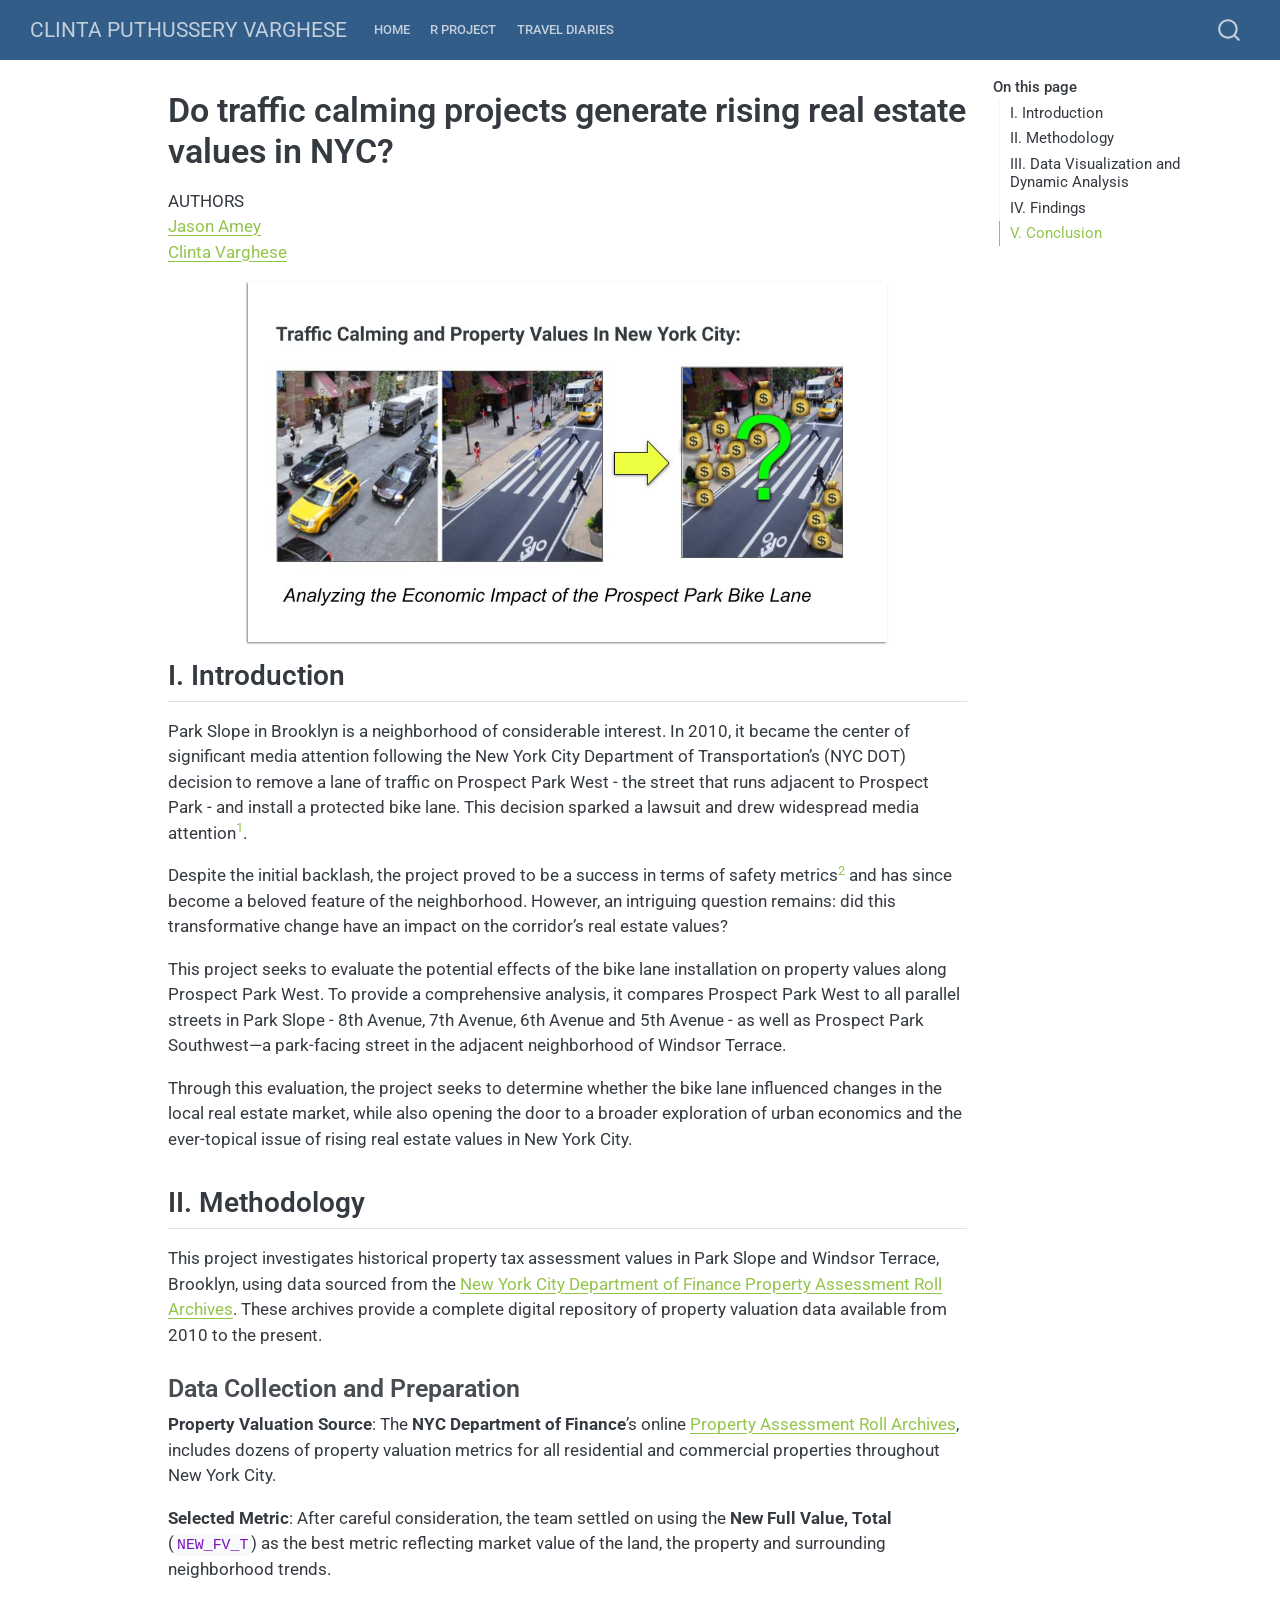
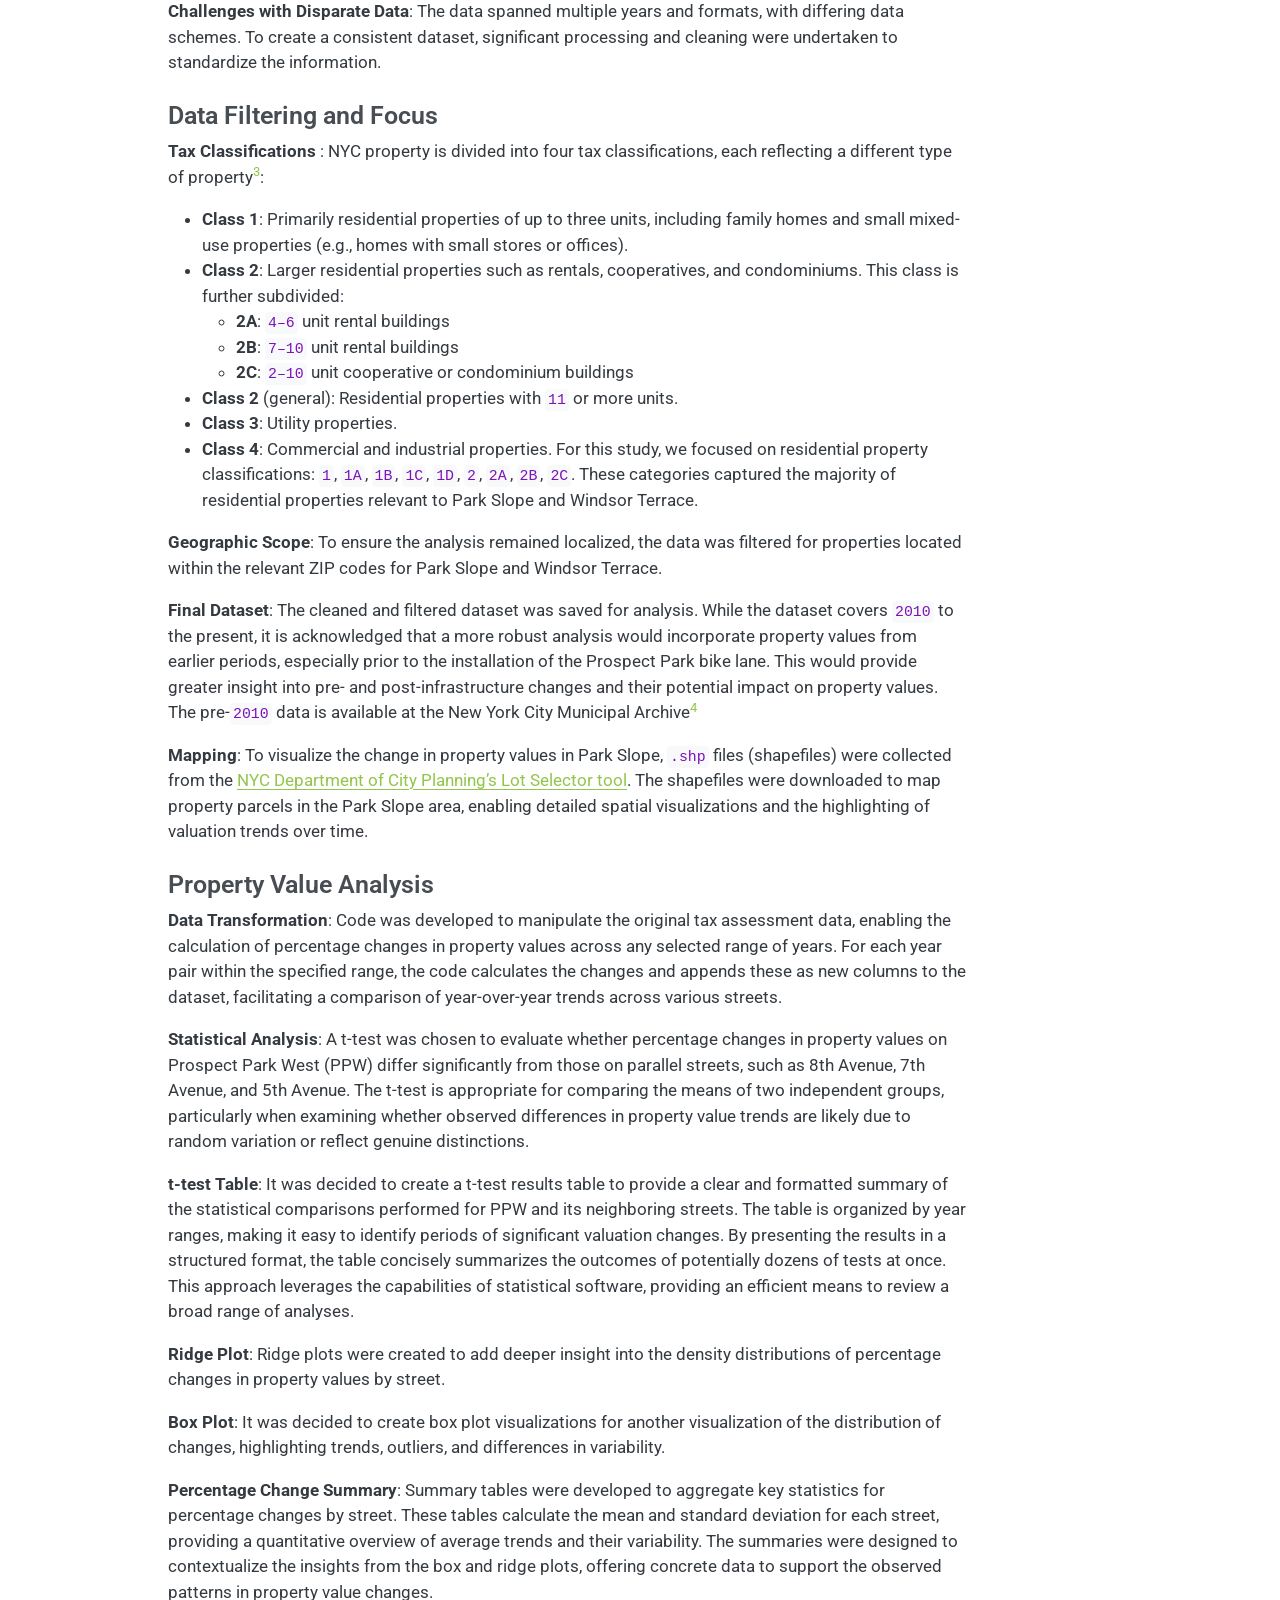
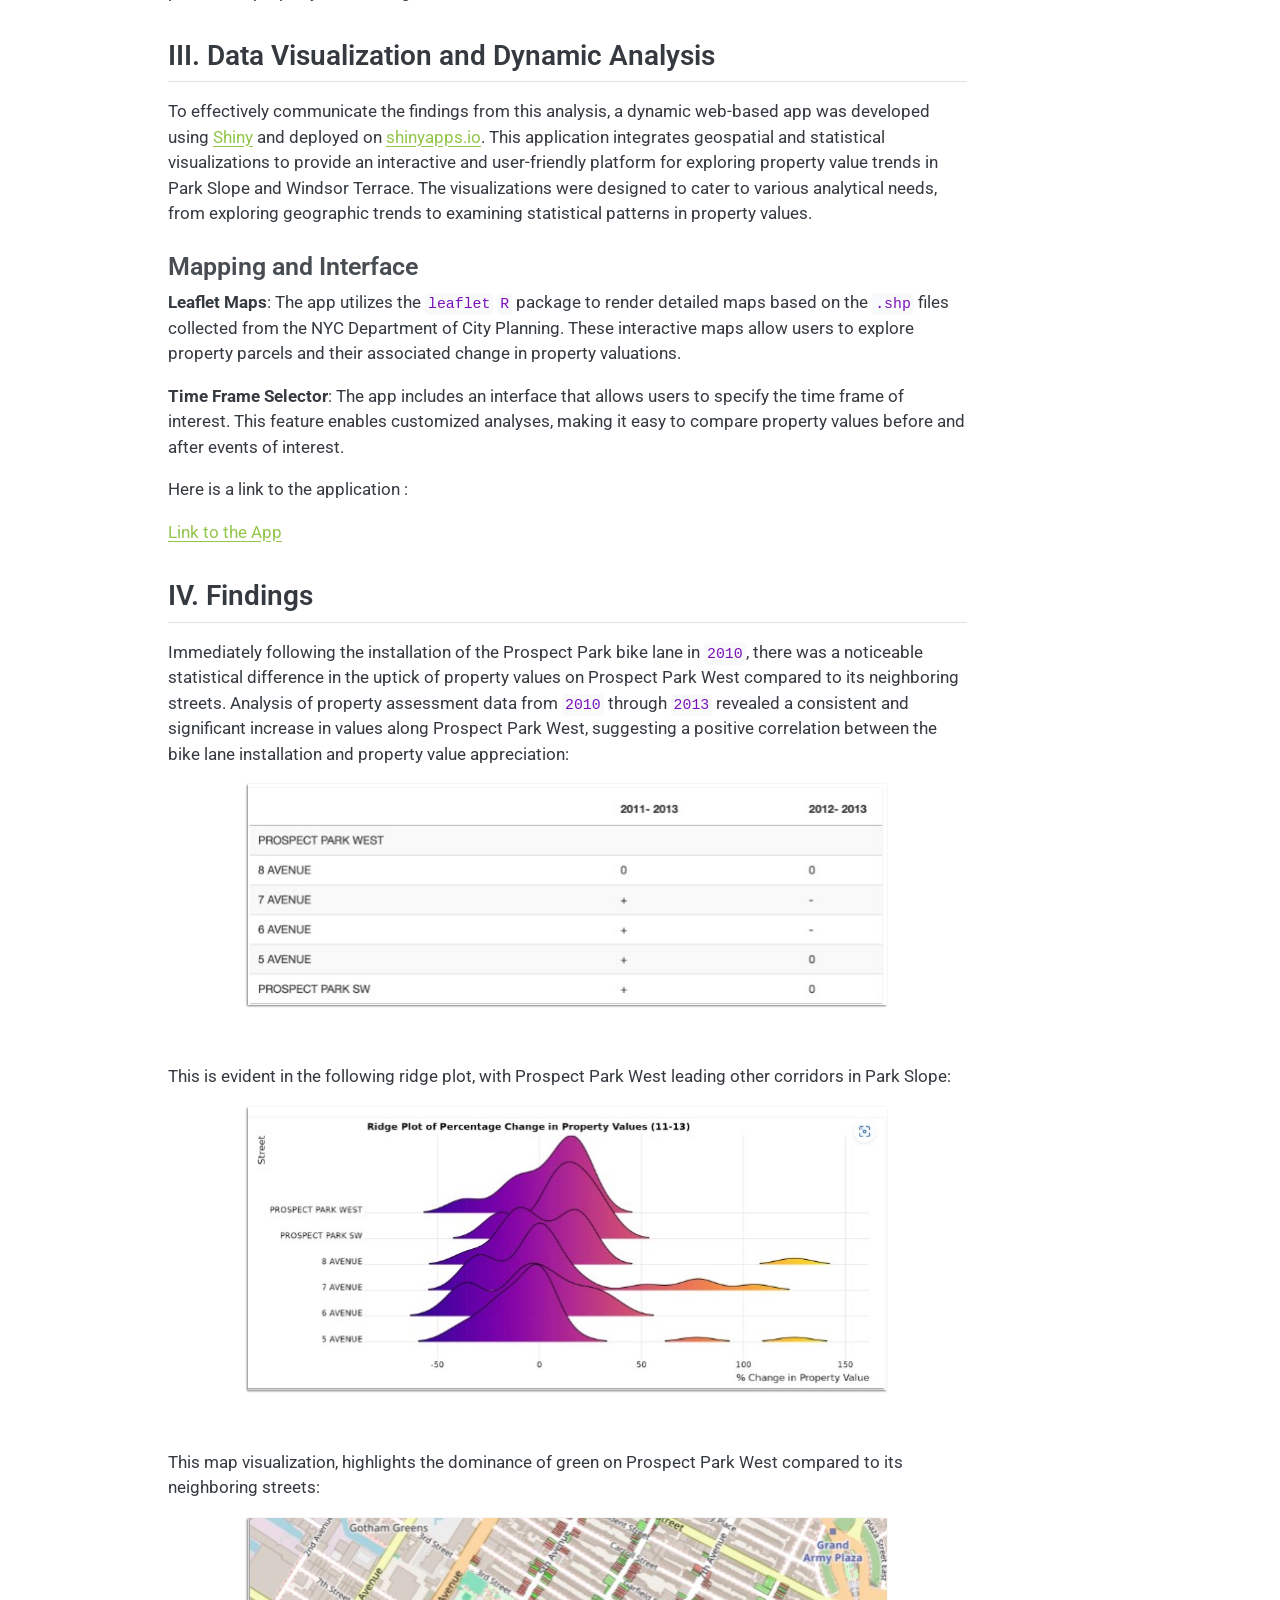
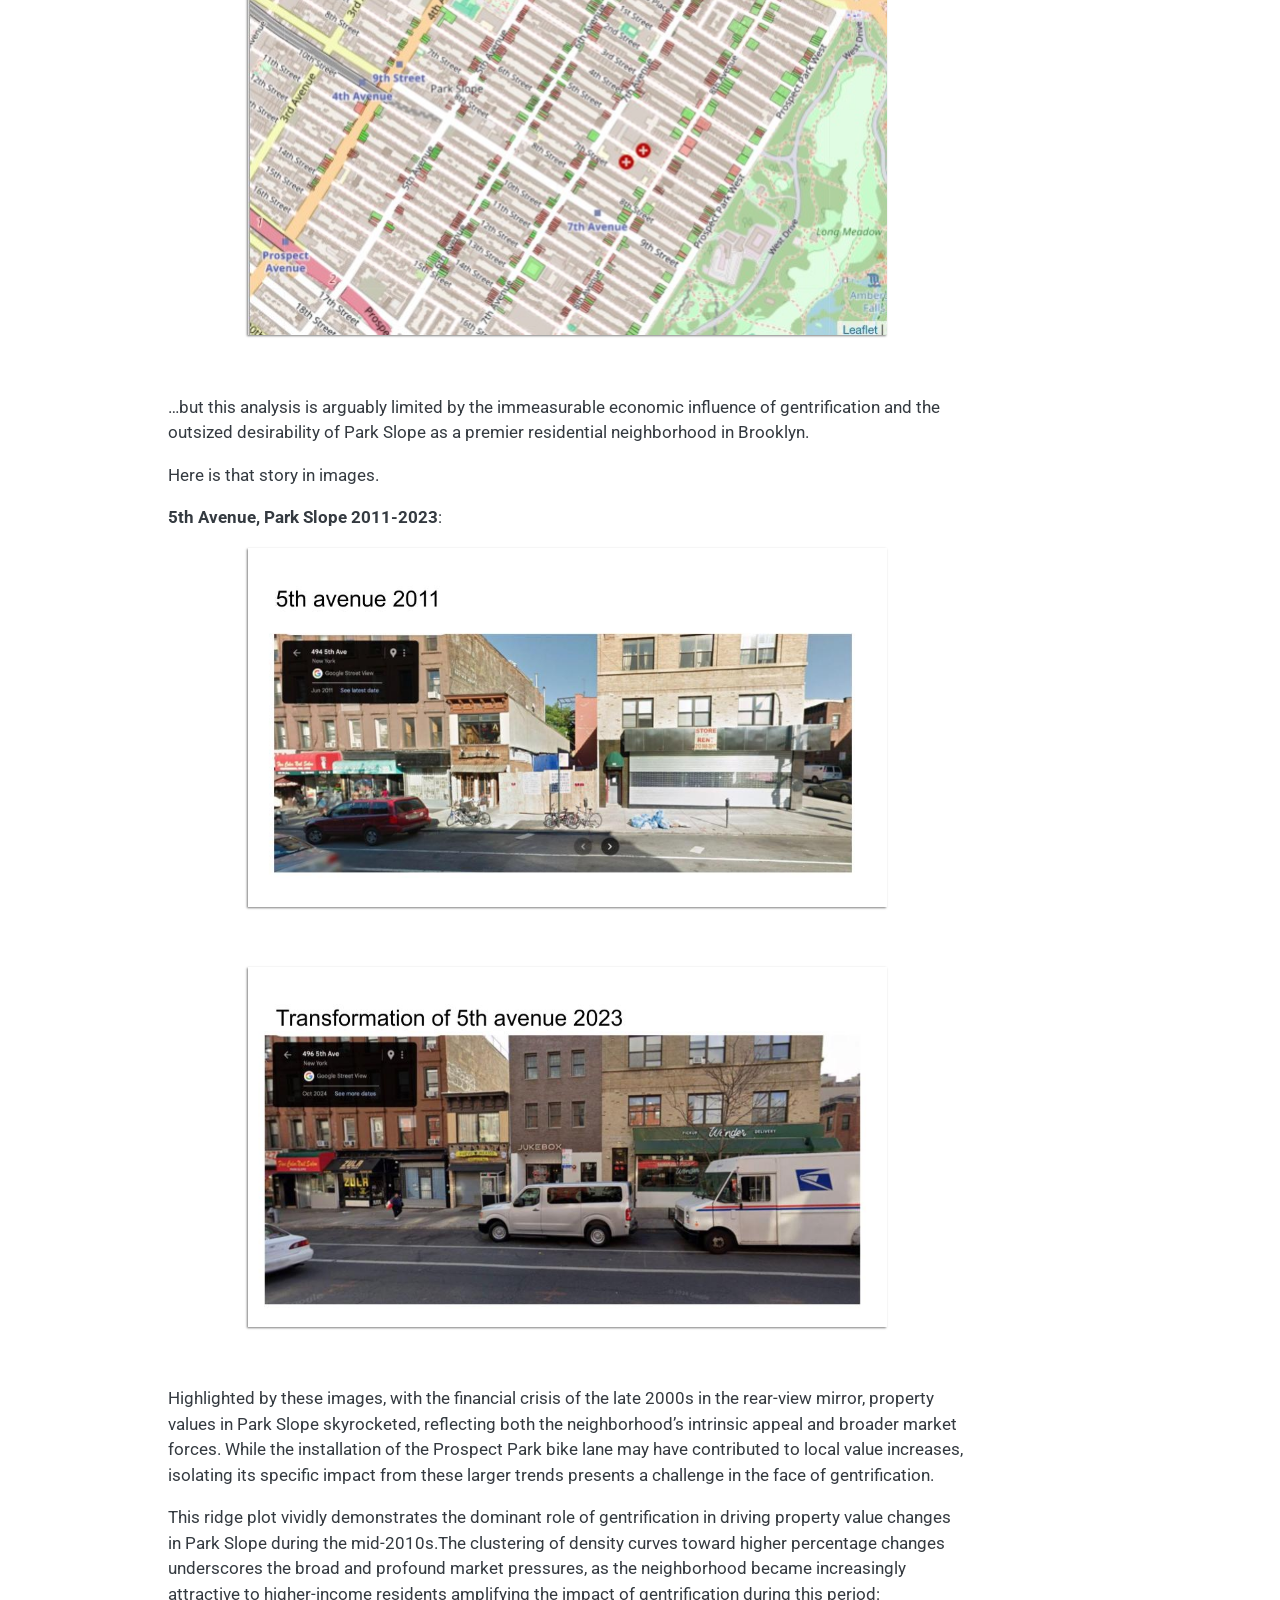
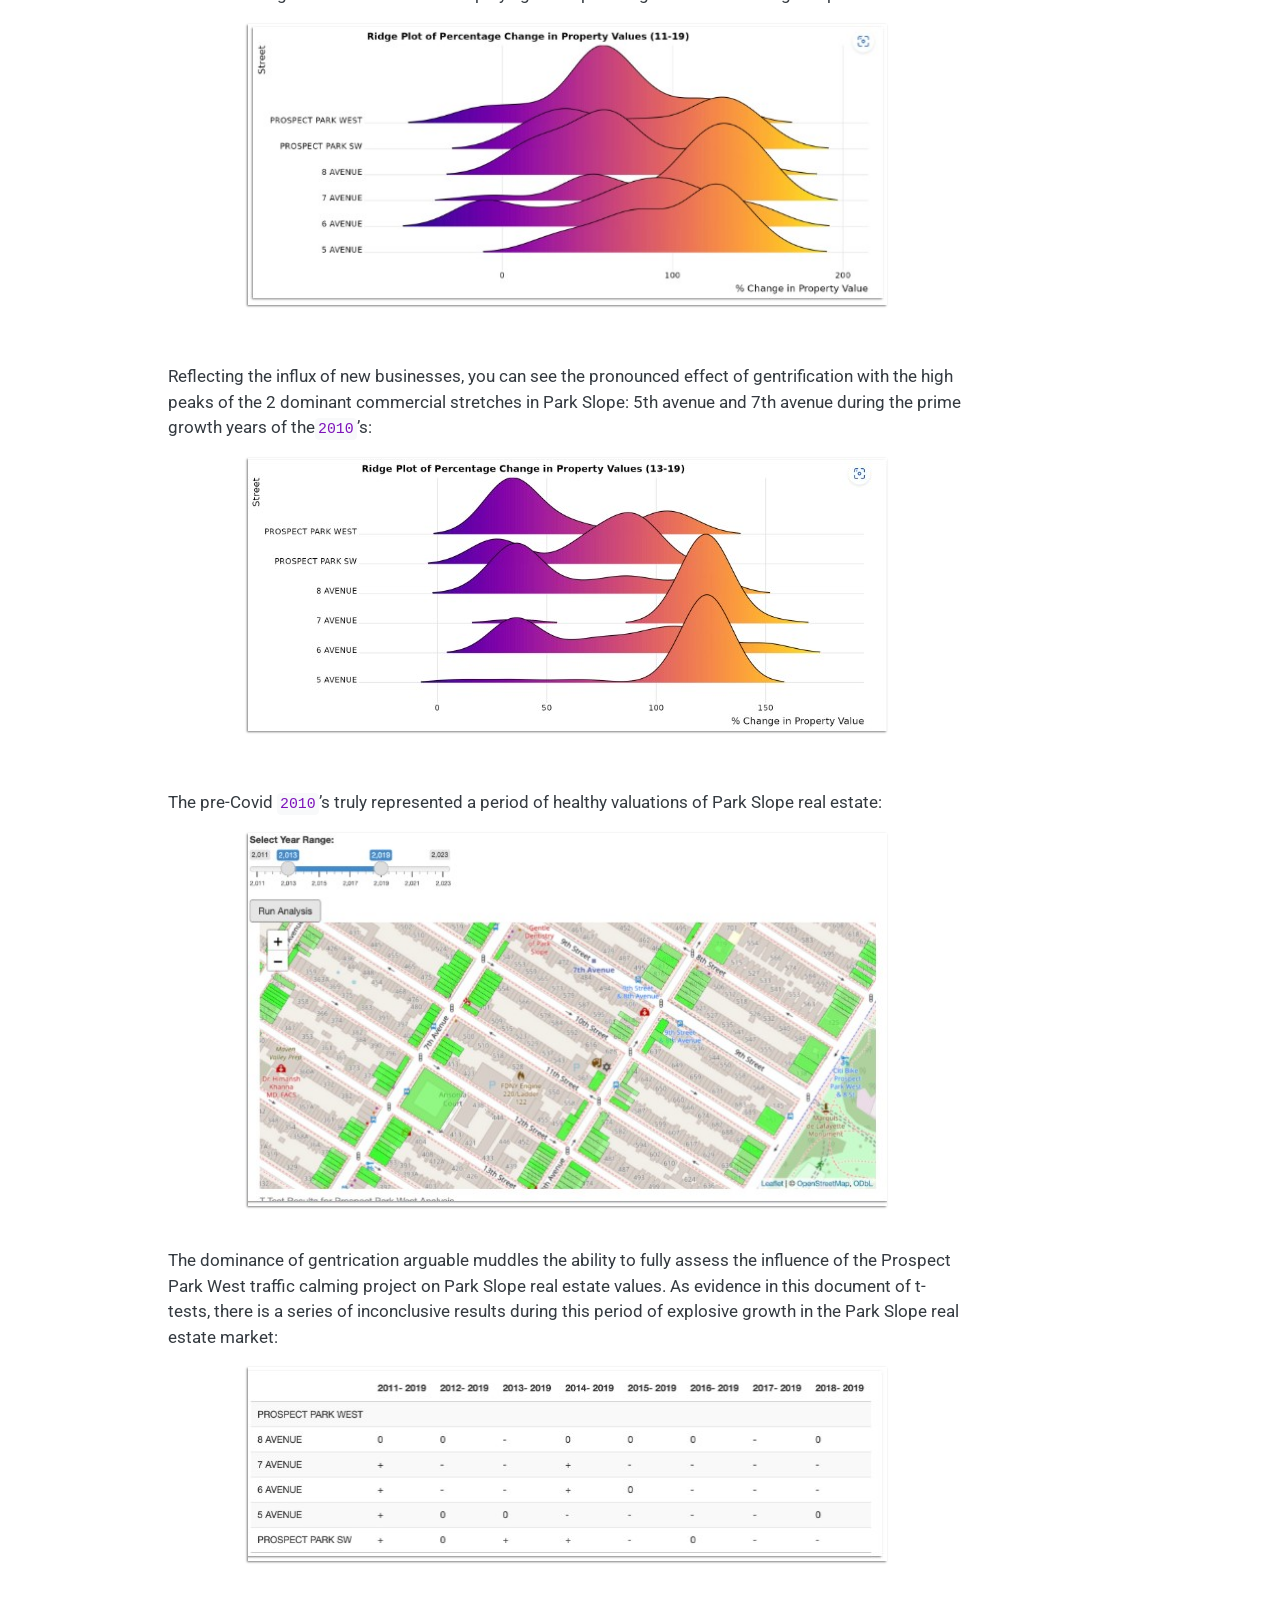
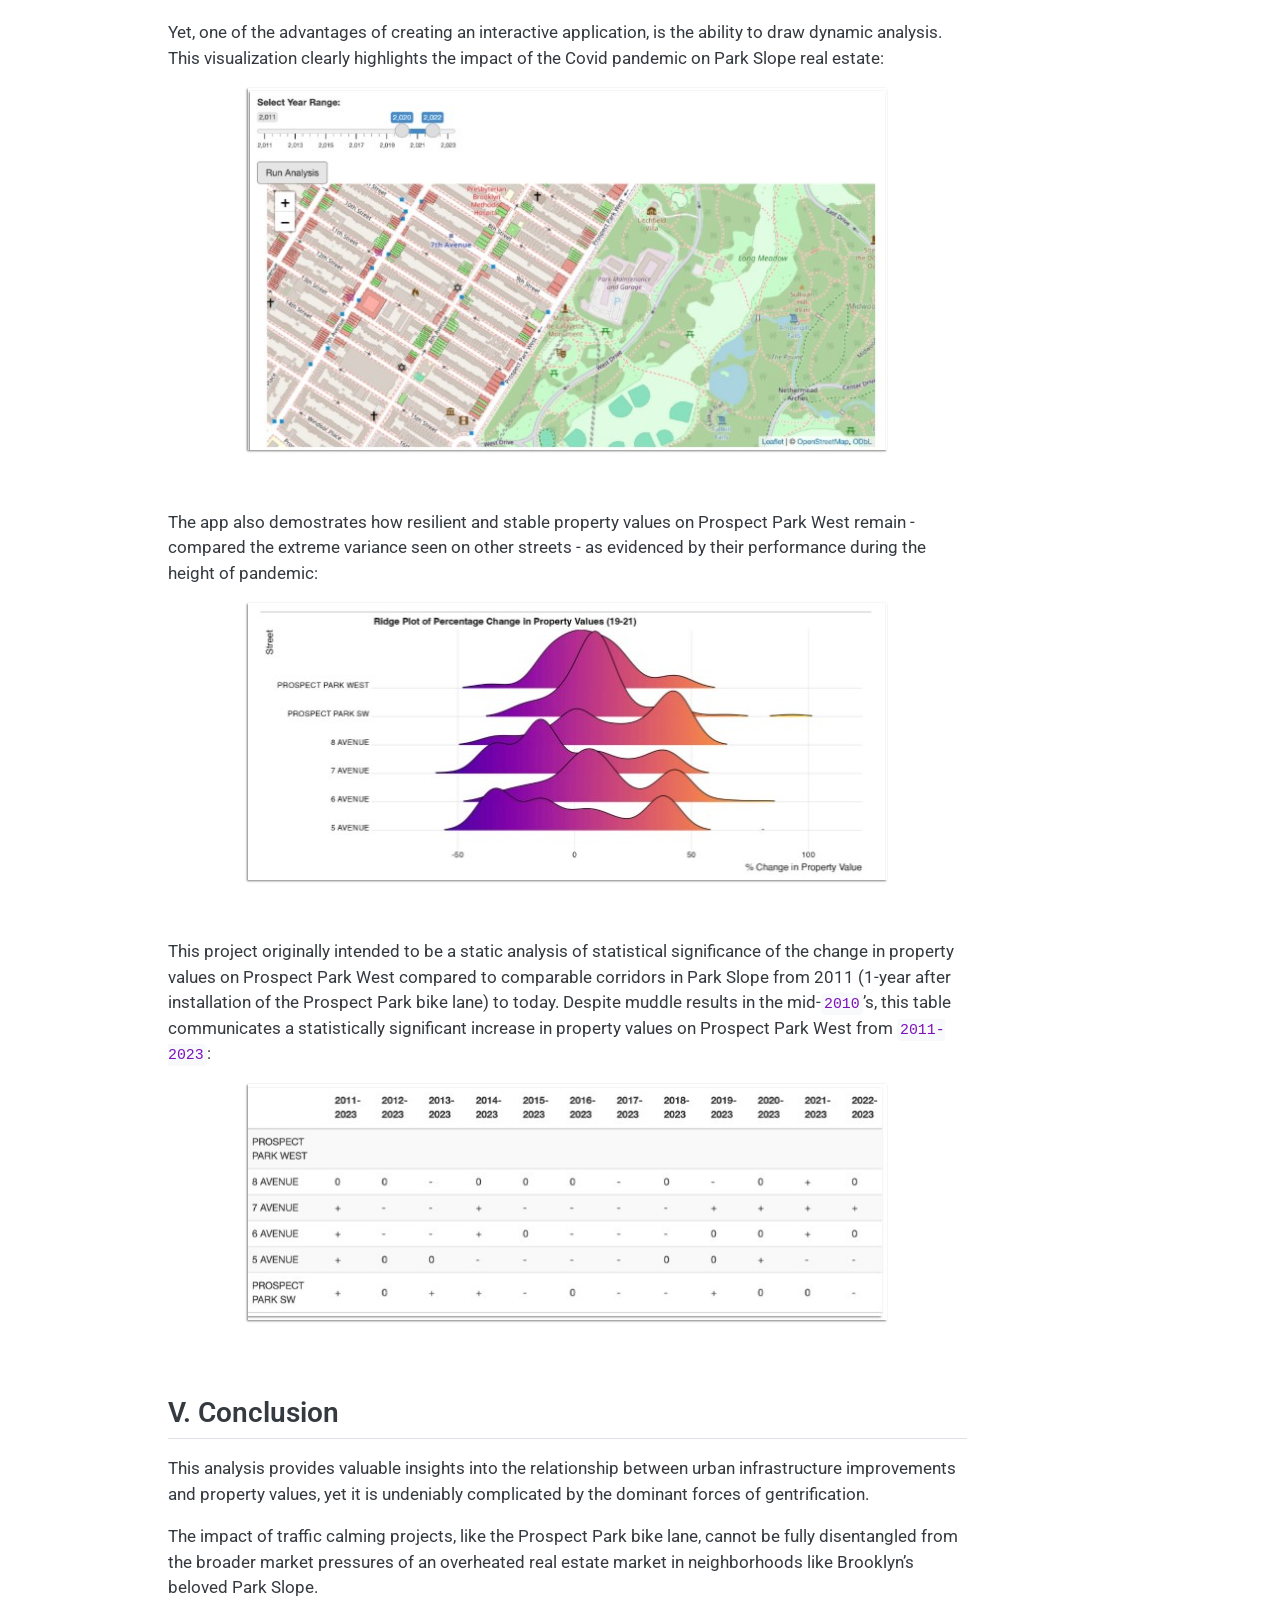
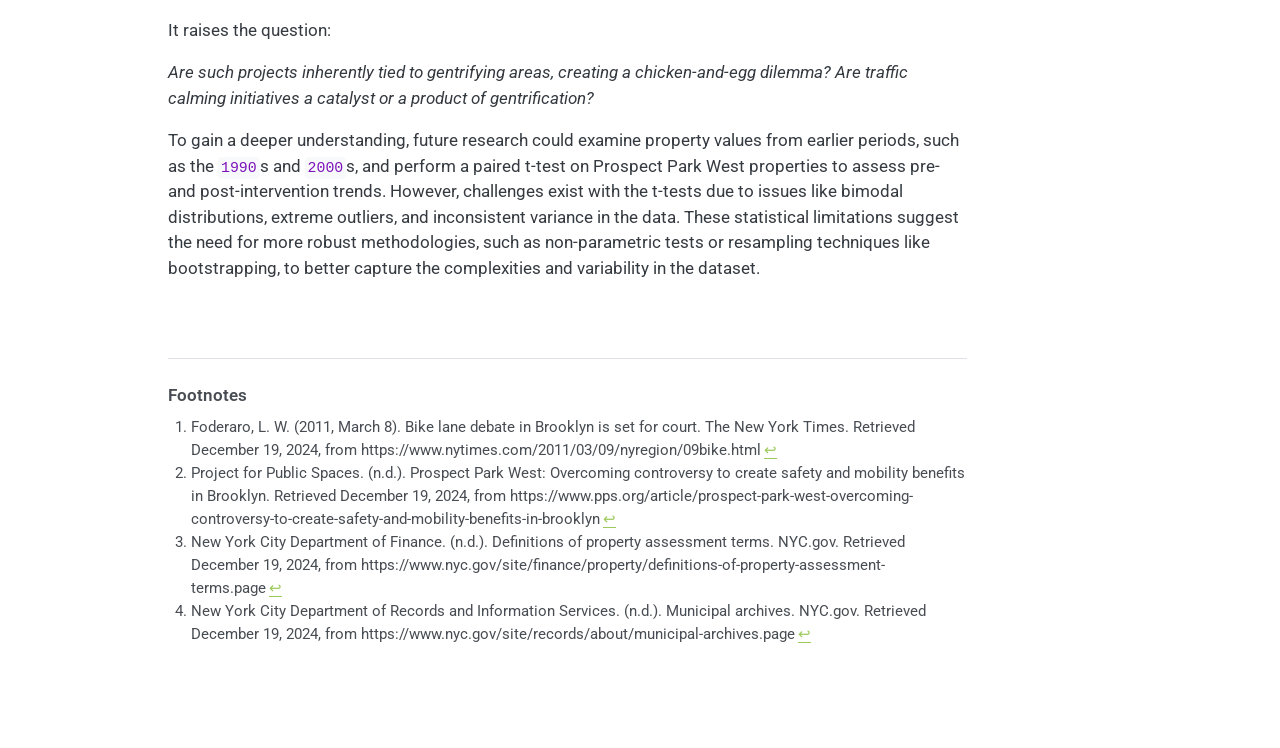
<file: docs/summary_report.html>
<!DOCTYPE html>
<html xmlns="http://www.w3.org/1999/xhtml" lang="en" xml:lang="en"><head>

<meta charset="utf-8">
<meta name="generator" content="quarto-1.5.57">

<meta name="viewport" content="width=device-width, initial-scale=1.0, user-scalable=yes">


<title>Do traffic calming projects generate rising real estate values in NYC? – CLINTA PUTHUSSERY VARGHESE</title>
<style>
code{white-space: pre-wrap;}
span.smallcaps{font-variant: small-caps;}
div.columns{display: flex; gap: min(4vw, 1.5em);}
div.column{flex: auto; overflow-x: auto;}
div.hanging-indent{margin-left: 1.5em; text-indent: -1.5em;}
ul.task-list{list-style: none;}
ul.task-list li input[type="checkbox"] {
  width: 0.8em;
  margin: 0 0.8em 0.2em -1em; /* quarto-specific, see https://github.com/quarto-dev/quarto-cli/issues/4556 */ 
  vertical-align: middle;
}
</style>


<script src="site_libs/quarto-nav/quarto-nav.js"></script>
<script src="site_libs/quarto-nav/headroom.min.js"></script>
<script src="site_libs/clipboard/clipboard.min.js"></script>
<script src="site_libs/quarto-search/autocomplete.umd.js"></script>
<script src="site_libs/quarto-search/fuse.min.js"></script>
<script src="site_libs/quarto-search/quarto-search.js"></script>
<meta name="quarto:offset" content="./">
<script src="site_libs/quarto-html/quarto.js"></script>
<script src="site_libs/quarto-html/popper.min.js"></script>
<script src="site_libs/quarto-html/tippy.umd.min.js"></script>
<script src="site_libs/quarto-html/anchor.min.js"></script>
<link href="site_libs/quarto-html/tippy.css" rel="stylesheet">
<link href="site_libs/quarto-html/quarto-syntax-highlighting.css" rel="stylesheet" id="quarto-text-highlighting-styles">
<script src="site_libs/bootstrap/bootstrap.min.js"></script>
<link href="site_libs/bootstrap/bootstrap-icons.css" rel="stylesheet">
<link href="site_libs/bootstrap/bootstrap.min.css" rel="stylesheet" id="quarto-bootstrap" data-mode="light">
<script id="quarto-search-options" type="application/json">{
  "location": "navbar",
  "copy-button": false,
  "collapse-after": 3,
  "panel-placement": "end",
  "type": "overlay",
  "limit": 50,
  "keyboard-shortcut": [
    "f",
    "/",
    "s"
  ],
  "show-item-context": false,
  "language": {
    "search-no-results-text": "No results",
    "search-matching-documents-text": "matching documents",
    "search-copy-link-title": "Copy link to search",
    "search-hide-matches-text": "Hide additional matches",
    "search-more-match-text": "more match in this document",
    "search-more-matches-text": "more matches in this document",
    "search-clear-button-title": "Clear",
    "search-text-placeholder": "",
    "search-detached-cancel-button-title": "Cancel",
    "search-submit-button-title": "Submit",
    "search-label": "Search"
  }
}</script>


</head>

<body class="nav-fixed">

<div id="quarto-search-results"></div>
  <header id="quarto-header" class="headroom fixed-top">
    <nav class="navbar navbar-expand-lg " data-bs-theme="dark">
      <div class="navbar-container container-fluid">
      <div class="navbar-brand-container mx-auto">
    <a class="navbar-brand" href="./index.html">
    <span class="navbar-title">CLINTA PUTHUSSERY VARGHESE</span>
    </a>
  </div>
            <div id="quarto-search" class="" title="Search"></div>
          <button class="navbar-toggler" type="button" data-bs-toggle="collapse" data-bs-target="#navbarCollapse" aria-controls="navbarCollapse" role="menu" aria-expanded="false" aria-label="Toggle navigation" onclick="if (window.quartoToggleHeadroom) { window.quartoToggleHeadroom(); }">
  <span class="navbar-toggler-icon"></span>
</button>
          <div class="collapse navbar-collapse" id="navbarCollapse">
            <ul class="navbar-nav navbar-nav-scroll me-auto">
  <li class="nav-item">
    <a class="nav-link" href="./index.html"> 
<span class="menu-text">Home</span></a>
  </li>  
  <li class="nav-item">
    <a class="nav-link" href="./mini.html"> 
<span class="menu-text">R Project</span></a>
  </li>  
  <li class="nav-item">
    <a class="nav-link" href="./travel.html"> 
<span class="menu-text">Travel Diaries</span></a>
  </li>  
</ul>
          </div> <!-- /navcollapse -->
            <div class="quarto-navbar-tools">
</div>
      </div> <!-- /container-fluid -->
    </nav>
</header>
<!-- content -->
<div id="quarto-content" class="quarto-container page-columns page-rows-contents page-layout-article page-navbar">
<!-- sidebar -->
<!-- margin-sidebar -->
    <div id="quarto-margin-sidebar" class="sidebar margin-sidebar">
        <nav id="TOC" role="doc-toc" class="toc-active">
    <h2 id="toc-title">On this page</h2>
   
  <ul>
  <li><a href="#i.-introduction" id="toc-i.-introduction" class="nav-link active" data-scroll-target="#i.-introduction">I. Introduction</a></li>
  <li><a href="#ii.-methodology" id="toc-ii.-methodology" class="nav-link" data-scroll-target="#ii.-methodology">II. Methodology</a>
  <ul class="collapse">
  <li><a href="#data-collection-and-preparation" id="toc-data-collection-and-preparation" class="nav-link" data-scroll-target="#data-collection-and-preparation">Data Collection and Preparation</a></li>
  <li><a href="#data-filtering-and-focus" id="toc-data-filtering-and-focus" class="nav-link" data-scroll-target="#data-filtering-and-focus">Data Filtering and Focus</a></li>
  <li><a href="#property-value-analysis" id="toc-property-value-analysis" class="nav-link" data-scroll-target="#property-value-analysis">Property Value Analysis</a></li>
  </ul></li>
  <li><a href="#iii.-data-visualization-and-dynamic-analysis" id="toc-iii.-data-visualization-and-dynamic-analysis" class="nav-link" data-scroll-target="#iii.-data-visualization-and-dynamic-analysis">III. Data Visualization and Dynamic Analysis</a>
  <ul class="collapse">
  <li><a href="#mapping-and-interface" id="toc-mapping-and-interface" class="nav-link" data-scroll-target="#mapping-and-interface">Mapping and Interface</a></li>
  </ul></li>
  <li><a href="#iv.-findings" id="toc-iv.-findings" class="nav-link" data-scroll-target="#iv.-findings">IV. Findings</a></li>
  <li><a href="#v.-conclusion" id="toc-v.-conclusion" class="nav-link" data-scroll-target="#v.-conclusion">V. Conclusion</a></li>
  </ul>
</nav>
    </div>
<!-- main -->
<main class="content" id="quarto-document-content">

<header id="title-block-header" class="quarto-title-block default">
<div class="quarto-title">
<h1 class="title">Do traffic calming projects generate rising real estate values in NYC?</h1>
</div>



<div class="quarto-title-meta">

    
  
    
  </div>
  


</header>


<p>AUTHORS <br> <a href="https://www.linkedin.com/in/jason-amey-597b08191/">Jason Amey</a> <br> <a href="https://www.linkedin.com/in/clintavarghese/">Clinta Varghese</a></p>
<p><img src="media/thesis.jpg" class="img-fluid" style="width:80%; box-shadow: -1px 1px 2px rgba(0, 0, 0, 0.5); display: block; margin: auto;"></p>
<section id="i.-introduction" class="level2">
<h2 class="anchored" data-anchor-id="i.-introduction">I. Introduction</h2>
<p>Park Slope in Brooklyn is a neighborhood of considerable interest. In 2010, it became the center of significant media attention following the New York City Department of Transportation’s (NYC DOT) decision to remove a lane of traffic on Prospect Park West - the street that runs adjacent to Prospect Park - and install a protected bike lane. This decision sparked a lawsuit and drew widespread media attention<a href="#fn1" class="footnote-ref" id="fnref1" role="doc-noteref"><sup>1</sup></a>.</p>
<p>Despite the initial backlash, the project proved to be a success in terms of safety metrics<a href="#fn2" class="footnote-ref" id="fnref2" role="doc-noteref"><sup>2</sup></a> and has since become a beloved feature of the neighborhood. However, an intriguing question remains: did this transformative change have an impact on the corridor’s real estate values?</p>
<p>This project seeks to evaluate the potential effects of the bike lane installation on property values along Prospect Park West. To provide a comprehensive analysis, it compares Prospect Park West to all parallel streets in Park Slope - 8th Avenue, 7th Avenue, 6th Avenue and 5th Avenue - as well as Prospect Park Southwest—a park-facing street in the adjacent neighborhood of Windsor Terrace.</p>
<p>Through this evaluation, the project seeks to determine whether the bike lane influenced changes in the local real estate market, while also opening the door to a broader exploration of urban economics and the ever-topical issue of rising real estate values in New York City.<br>
</p>
</section>
<section id="ii.-methodology" class="level2">
<h2 class="anchored" data-anchor-id="ii.-methodology">II. Methodology</h2>
<p>This project investigates historical property tax assessment values in Park Slope and Windsor Terrace, Brooklyn, using data sourced from the <a href="https://www.nyc.gov/site/finance/property/property-assessment-roll-archives.page">New York City Department of Finance Property Assessment Roll Archives</a>. These archives provide a complete digital repository of property valuation data available from 2010 to the present.</p>
<section id="data-collection-and-preparation" class="level3">
<h3 class="anchored" data-anchor-id="data-collection-and-preparation">Data Collection and Preparation</h3>
<p><strong>Property Valuation Source</strong>: The <strong>NYC Department of Finance</strong>’s online <a href="https://www.nyc.gov/site/finance/property/property-assessment-roll-archives.page">Property Assessment Roll Archives</a>, includes dozens of property valuation metrics for all residential and commercial properties throughout New York City.</p>
<p><strong>Selected Metric</strong>: After careful consideration, the team settled on using the <strong>New Full Value, Total</strong> (<code>NEW_FV_T</code>) as the best metric reflecting market value of the land, the property and surrounding neighborhood trends.</p>
<p><strong>Challenges with Disparate Data</strong>: The data spanned multiple years and formats, with differing data schemes. To create a consistent dataset, significant processing and cleaning were undertaken to standardize the information.</p>
</section>
<section id="data-filtering-and-focus" class="level3">
<h3 class="anchored" data-anchor-id="data-filtering-and-focus">Data Filtering and Focus</h3>
<p><strong>Tax Classifications</strong> : NYC property is divided into four tax classifications, each reflecting a different type of property<a href="#fn3" class="footnote-ref" id="fnref3" role="doc-noteref"><sup>3</sup></a>:</p>
<ul>
<li><strong>Class 1</strong>: Primarily residential properties of up to three units, including family homes and small mixed-use properties (e.g., homes with small stores or offices).</li>
<li><strong>Class 2</strong>: Larger residential properties such as rentals, cooperatives, and condominiums. This class is further subdivided:
<ul>
<li><strong>2A</strong>: <code>4–6</code> unit rental buildings</li>
<li><strong>2B</strong>: <code>7–10</code> unit rental buildings</li>
<li><strong>2C</strong>: <code>2–10</code> unit cooperative or condominium buildings</li>
</ul></li>
<li><strong>Class 2</strong> (general): Residential properties with <code>11</code> or more units.</li>
<li><strong>Class 3</strong>: Utility properties.</li>
<li><strong>Class 4</strong>: Commercial and industrial properties. For this study, we focused on residential property classifications: <code>1</code>, <code>1A</code>, <code>1B</code>, <code>1C</code>, <code>1D</code>, <code>2</code>, <code>2A</code>, <code>2B</code>, <code>2C</code>. These categories captured the majority of residential properties relevant to Park Slope and Windsor Terrace.</li>
</ul>
<p><strong>Geographic Scope</strong>: To ensure the analysis remained localized, the data was filtered for properties located within the relevant ZIP codes for Park Slope and Windsor Terrace.</p>
<p><strong>Final Dataset</strong>: The cleaned and filtered dataset was saved for analysis. While the dataset covers <code>2010</code> to the present, it is acknowledged that a more robust analysis would incorporate property values from earlier periods, especially prior to the installation of the Prospect Park bike lane. This would provide greater insight into pre- and post-infrastructure changes and their potential impact on property values. The pre-<code>2010</code> data is available at the New York City Municipal Archive<a href="#fn4" class="footnote-ref" id="fnref4" role="doc-noteref"><sup>4</sup></a></p>
<p><strong>Mapping</strong>: To visualize the change in property values in Park Slope, <code>.shp</code> files (shapefiles) were collected from the <a href="https://lotselector.planning.nyc.gov/#16/40.7508/-73.98">NYC Department of City Planning’s Lot Selector tool</a>. The shapefiles were downloaded to map property parcels in the Park Slope area, enabling detailed spatial visualizations and the highlighting of valuation trends over time.</p>
</section>
<section id="property-value-analysis" class="level3">
<h3 class="anchored" data-anchor-id="property-value-analysis">Property Value Analysis</h3>
<p><strong>Data Transformation</strong>: Code was developed to manipulate the original tax assessment data, enabling the calculation of percentage changes in property values across any selected range of years. For each year pair within the specified range, the code calculates the changes and appends these as new columns to the dataset, facilitating a comparison of year-over-year trends across various streets.</p>
<p><strong>Statistical Analysis</strong>: A t-test was chosen to evaluate whether percentage changes in property values on Prospect Park West (PPW) differ significantly from those on parallel streets, such as 8th Avenue, 7th Avenue, and 5th Avenue. The t-test is appropriate for comparing the means of two independent groups, particularly when examining whether observed differences in property value trends are likely due to random variation or reflect genuine distinctions.</p>
<p><strong>t-test Table</strong>: It was decided to create a t-test results table to provide a clear and formatted summary of the statistical comparisons performed for PPW and its neighboring streets. The table is organized by year ranges, making it easy to identify periods of significant valuation changes. By presenting the results in a structured format, the table concisely summarizes the outcomes of potentially dozens of tests at once. This approach leverages the capabilities of statistical software, providing an efficient means to review a broad range of analyses.</p>
<p><strong>Ridge Plot</strong>: Ridge plots were created to add deeper insight into the density distributions of percentage changes in property values by street.</p>
<p><strong>Box Plot</strong>: It was decided to create box plot visualizations for another visualization of the distribution of changes, highlighting trends, outliers, and differences in variability.</p>
<p><strong>Percentage Change Summary</strong>: Summary tables were developed to aggregate key statistics for percentage changes by street. These tables calculate the mean and standard deviation for each street, providing a quantitative overview of average trends and their variability. The summaries were designed to contextualize the insights from the box and ridge plots, offering concrete data to support the observed patterns in property value changes.</p>
</section>
</section>
<section id="iii.-data-visualization-and-dynamic-analysis" class="level2">
<h2 class="anchored" data-anchor-id="iii.-data-visualization-and-dynamic-analysis">III. Data Visualization and Dynamic Analysis</h2>
<p>To effectively communicate the findings from this analysis, a dynamic web-based app was developed using <a href="https://shiny.posit.co/">Shiny</a> and deployed on <a href="https://www.shinyapps.io/">shinyapps.io</a>. This application integrates geospatial and statistical visualizations to provide an interactive and user-friendly platform for exploring property value trends in Park Slope and Windsor Terrace. The visualizations were designed to cater to various analytical needs, from exploring geographic trends to examining statistical patterns in property values.</p>
<section id="mapping-and-interface" class="level3">
<h3 class="anchored" data-anchor-id="mapping-and-interface">Mapping and Interface</h3>
<p><strong>Leaflet Maps</strong>: The app utilizes the <code>leaflet</code> <code>R</code> package to render detailed maps based on the <code>.shp</code> files collected from the NYC Department of City Planning. These interactive maps allow users to explore property parcels and their associated change in property valuations.</p>
<p><strong>Time Frame Selector</strong>: The app includes an interface that allows users to specify the time frame of interest. This feature enables customized analyses, making it easy to compare property values before and after events of interest.</p>
<p>Here is a link to the application :</p>
<p><a href="https://jasonamey.shinyapps.io/park-slope-property-app/">Link to the App</a></p>
</section>
</section>
<section id="iv.-findings" class="level2">
<h2 class="anchored" data-anchor-id="iv.-findings">IV. Findings</h2>
<p>Immediately following the installation of the Prospect Park bike lane in <code>2010</code>, there was a noticeable statistical difference in the uptick of property values on Prospect Park West compared to its neighboring streets. Analysis of property assessment data from <code>2010</code> through <code>2013</code> revealed a consistent and significant increase in values along Prospect Park West, suggesting a positive correlation between the bike lane installation and property value appreciation:</p>
<p><img src="media/t-test-11-13.jpg" class="img-fluid" style="width:80%; box-shadow: -1px 1px 2px rgba(0, 0, 0, 0.5); display: block; margin: auto;"></p>
<p><br></p>
<p>This is evident in the following ridge plot, with Prospect Park West leading other corridors in Park Slope:</p>
<p><img src="media/immediate-demand-2011-2013.jpg" class="img-fluid" style="width:80%; box-shadow: -1px 1px 2px rgba(0, 0, 0, 0.5); display: block; margin: auto;"></p>
<p><br></p>
<p>This map visualization, highlights the dominance of green on Prospect Park West compared to its neighboring streets:</p>
<p><img src="media/after-installation-green.jpg" class="img-fluid" style="width:80%; box-shadow: -1px 1px 2px rgba(0, 0, 0, 0.5); display: block; margin: auto;"></p>
<p><br></p>
<p>…but this analysis is arguably limited by the immeasurable economic influence of gentrification and the outsized desirability of Park Slope as a premier residential neighborhood in Brooklyn.</p>
<p>Here is that story in images.</p>
<p><strong>5th Avenue, Park Slope 2011-2023</strong>:</p>
<p><img src="media/b.jpg" class="img-fluid" style="width:80%; box-shadow: -1px 1px 2px rgba(0, 0, 0, 0.5); display: block; margin: auto;"></p>
<p><br></p>
<p><img src="media/after.jpg" class="img-fluid" style="width:80%; box-shadow: -1px 1px 2px rgba(0, 0, 0, 0.5); display: block; margin: auto;"></p>
<p><br></p>
<p>Highlighted by these images, with the financial crisis of the late 2000s in the rear-view mirror, property values in Park Slope skyrocketed, reflecting both the neighborhood’s intrinsic appeal and broader market forces. While the installation of the Prospect Park bike lane may have contributed to local value increases, isolating its specific impact from these larger trends presents a challenge in the face of gentrification.</p>
<p>This ridge plot vividly demonstrates the dominant role of gentrification in driving property value changes in Park Slope during the mid-2010s.The clustering of density curves toward higher percentage changes underscores the broad and profound market pressures, as the neighborhood became increasingly attractive to higher-income residents amplifying the impact of gentrification during this period:</p>
<p><img src="media/ridgeplot-11-19.jpg" class="img-fluid" style="width:80%; box-shadow: -1px 1px 2px rgba(0, 0, 0, 0.5); display: block; margin: auto;"></p>
<p><br></p>
<p>Reflecting the influx of new businesses, you can see the pronounced effect of gentrification with the high peaks of the 2 dominant commercial stretches in Park Slope: 5th avenue and 7th avenue during the prime growth years of the<code>2010</code>’s:</p>
<p><img src="media/ridgeplot-13-19.jpg" class="img-fluid" style="width:80%; box-shadow: -1px 1px 2px rgba(0, 0, 0, 0.5); display: block; margin: auto;"></p>
<p><br></p>
<p>The pre-Covid <code>2010</code>’s truly represented a period of healthy valuations of Park Slope real estate:</p>
<p><img src="media/after-financial-crisis-peak-brooklyn.jpg" class="img-fluid" style="width:80%; box-shadow: -1px 1px 2px rgba(0, 0, 0, 0.5); display: block; margin: auto;"></p>
<p><br> The dominance of gentrication arguable muddles the ability to fully assess the influence of the Prospect Park West traffic calming project on Park Slope real estate values. As evidence in this document of t-tests, there is a series of inconclusive results during this period of explosive growth in the Park Slope real estate market:</p>
<p><img src="media/demand-2011-2019.jpg" class="img-fluid" style="width:80%; box-shadow: -1px 1px 2px rgba(0, 0, 0, 0.5); display: block; margin: auto;"></p>
<p><br></p>
<p>Yet, one of the advantages of creating an interactive application, is the ability to draw dynamic analysis. This visualization clearly highlights the impact of the Covid pandemic on Park Slope real estate:</p>
<p><img src="media/after-covid.jpg" class="img-fluid" style="width:80%; box-shadow: -1px 1px 2px rgba(0, 0, 0, 0.5); display: block; margin: auto;"></p>
<p><br></p>
<p>The app also demostrates how resilient and stable property values on Prospect Park West remain - compared the extreme variance seen on other streets - as evidenced by their performance during the height of pandemic:</p>
<p><img src="media/resilency.jpg" class="img-fluid" style="width:80%; box-shadow: -1px 1px 2px rgba(0, 0, 0, 0.5); display: block; margin: auto;"></p>
<p><br></p>
<p>This project originally intended to be a static analysis of statistical significance of the change in property values on Prospect Park West compared to comparable corridors in Park Slope from 2011 (1-year after installation of the Prospect Park bike lane) to today. Despite muddle results in the mid-<code>2010</code>’s, this table communicates a statistically significant increase in property values on Prospect Park West from <code>2011-2023</code>:</p>
<p><img src="media/gentrification.jpg" class="img-fluid" style="width:80%; box-shadow: -1px 1px 2px rgba(0, 0, 0, 0.5); display: block; margin: auto;"></p>
<p><br></p>
</section>
<section id="v.-conclusion" class="level2">
<h2 class="anchored" data-anchor-id="v.-conclusion">V. Conclusion</h2>
<p>This analysis provides valuable insights into the relationship between urban infrastructure improvements and property values, yet it is undeniably complicated by the dominant forces of gentrification.</p>
<p>The impact of traffic calming projects, like the Prospect Park bike lane, cannot be fully disentangled from the broader market pressures of an overheated real estate market in neighborhoods like Brooklyn’s beloved Park Slope.</p>
<p>It raises the question:</p>
<p><em>Are such projects inherently tied to gentrifying areas, creating a chicken-and-egg dilemma? Are traffic calming initiatives a catalyst or a product of gentrification?</em></p>
<p>To gain a deeper understanding, future research could examine property values from earlier periods, such as the <code>1990</code>s and <code>2000</code>s, and perform a paired t-test on Prospect Park West properties to assess pre- and post-intervention trends. However, challenges exist with the t-tests due to issues like bimodal distributions, extreme outliers, and inconsistent variance in the data. These statistical limitations suggest the need for more robust methodologies, such as non-parametric tests or resampling techniques like bootstrapping, to better capture the complexities and variability in the dataset.</p>
<p><br></p>


</section>


<div id="quarto-appendix" class="default"><section id="footnotes" class="footnotes footnotes-end-of-document" role="doc-endnotes"><h2 class="anchored quarto-appendix-heading">Footnotes</h2>

<ol>
<li id="fn1"><p>Foderaro, L. W. (2011, March 8). Bike lane debate in Brooklyn is set for court. The New York Times. Retrieved December 19, 2024, from https://www.nytimes.com/2011/03/09/nyregion/09bike.html<a href="#fnref1" class="footnote-back" role="doc-backlink">↩︎</a></p></li>
<li id="fn2"><p>Project for Public Spaces. (n.d.). Prospect Park West: Overcoming controversy to create safety and mobility benefits in Brooklyn. Retrieved December 19, 2024, from https://www.pps.org/article/prospect-park-west-overcoming-controversy-to-create-safety-and-mobility-benefits-in-brooklyn<a href="#fnref2" class="footnote-back" role="doc-backlink">↩︎</a></p></li>
<li id="fn3"><p>New York City Department of Finance. (n.d.). Definitions of property assessment terms. NYC.gov. Retrieved December 19, 2024, from https://www.nyc.gov/site/finance/property/definitions-of-property-assessment-terms.page<a href="#fnref3" class="footnote-back" role="doc-backlink">↩︎</a></p></li>
<li id="fn4"><p>New York City Department of Records and Information Services. (n.d.). Municipal archives. NYC.gov. Retrieved December 19, 2024, from https://www.nyc.gov/site/records/about/municipal-archives.page<a href="#fnref4" class="footnote-back" role="doc-backlink">↩︎</a></p></li>
</ol>
</section></div></main> <!-- /main -->
<script id="quarto-html-after-body" type="application/javascript">
window.document.addEventListener("DOMContentLoaded", function (event) {
  const toggleBodyColorMode = (bsSheetEl) => {
    const mode = bsSheetEl.getAttribute("data-mode");
    const bodyEl = window.document.querySelector("body");
    if (mode === "dark") {
      bodyEl.classList.add("quarto-dark");
      bodyEl.classList.remove("quarto-light");
    } else {
      bodyEl.classList.add("quarto-light");
      bodyEl.classList.remove("quarto-dark");
    }
  }
  const toggleBodyColorPrimary = () => {
    const bsSheetEl = window.document.querySelector("link#quarto-bootstrap");
    if (bsSheetEl) {
      toggleBodyColorMode(bsSheetEl);
    }
  }
  toggleBodyColorPrimary();  
  const icon = "";
  const anchorJS = new window.AnchorJS();
  anchorJS.options = {
    placement: 'right',
    icon: icon
  };
  anchorJS.add('.anchored');
  const isCodeAnnotation = (el) => {
    for (const clz of el.classList) {
      if (clz.startsWith('code-annotation-')) {                     
        return true;
      }
    }
    return false;
  }
  const onCopySuccess = function(e) {
    // button target
    const button = e.trigger;
    // don't keep focus
    button.blur();
    // flash "checked"
    button.classList.add('code-copy-button-checked');
    var currentTitle = button.getAttribute("title");
    button.setAttribute("title", "Copied!");
    let tooltip;
    if (window.bootstrap) {
      button.setAttribute("data-bs-toggle", "tooltip");
      button.setAttribute("data-bs-placement", "left");
      button.setAttribute("data-bs-title", "Copied!");
      tooltip = new bootstrap.Tooltip(button, 
        { trigger: "manual", 
          customClass: "code-copy-button-tooltip",
          offset: [0, -8]});
      tooltip.show();    
    }
    setTimeout(function() {
      if (tooltip) {
        tooltip.hide();
        button.removeAttribute("data-bs-title");
        button.removeAttribute("data-bs-toggle");
        button.removeAttribute("data-bs-placement");
      }
      button.setAttribute("title", currentTitle);
      button.classList.remove('code-copy-button-checked');
    }, 1000);
    // clear code selection
    e.clearSelection();
  }
  const getTextToCopy = function(trigger) {
      const codeEl = trigger.previousElementSibling.cloneNode(true);
      for (const childEl of codeEl.children) {
        if (isCodeAnnotation(childEl)) {
          childEl.remove();
        }
      }
      return codeEl.innerText;
  }
  const clipboard = new window.ClipboardJS('.code-copy-button:not([data-in-quarto-modal])', {
    text: getTextToCopy
  });
  clipboard.on('success', onCopySuccess);
  if (window.document.getElementById('quarto-embedded-source-code-modal')) {
    // For code content inside modals, clipBoardJS needs to be initialized with a container option
    // TODO: Check when it could be a function (https://github.com/zenorocha/clipboard.js/issues/860)
    const clipboardModal = new window.ClipboardJS('.code-copy-button[data-in-quarto-modal]', {
      text: getTextToCopy,
      container: window.document.getElementById('quarto-embedded-source-code-modal')
    });
    clipboardModal.on('success', onCopySuccess);
  }
    var localhostRegex = new RegExp(/^(?:http|https):\/\/localhost\:?[0-9]*\//);
    var mailtoRegex = new RegExp(/^mailto:/);
      var filterRegex = new RegExp('/' + window.location.host + '/');
    var isInternal = (href) => {
        return filterRegex.test(href) || localhostRegex.test(href) || mailtoRegex.test(href);
    }
    // Inspect non-navigation links and adorn them if external
 	var links = window.document.querySelectorAll('a[href]:not(.nav-link):not(.navbar-brand):not(.toc-action):not(.sidebar-link):not(.sidebar-item-toggle):not(.pagination-link):not(.no-external):not([aria-hidden]):not(.dropdown-item):not(.quarto-navigation-tool):not(.about-link)');
    for (var i=0; i<links.length; i++) {
      const link = links[i];
      if (!isInternal(link.href)) {
        // undo the damage that might have been done by quarto-nav.js in the case of
        // links that we want to consider external
        if (link.dataset.originalHref !== undefined) {
          link.href = link.dataset.originalHref;
        }
      }
    }
  function tippyHover(el, contentFn, onTriggerFn, onUntriggerFn) {
    const config = {
      allowHTML: true,
      maxWidth: 500,
      delay: 100,
      arrow: false,
      appendTo: function(el) {
          return el.parentElement;
      },
      interactive: true,
      interactiveBorder: 10,
      theme: 'quarto',
      placement: 'bottom-start',
    };
    if (contentFn) {
      config.content = contentFn;
    }
    if (onTriggerFn) {
      config.onTrigger = onTriggerFn;
    }
    if (onUntriggerFn) {
      config.onUntrigger = onUntriggerFn;
    }
    window.tippy(el, config); 
  }
  const noterefs = window.document.querySelectorAll('a[role="doc-noteref"]');
  for (var i=0; i<noterefs.length; i++) {
    const ref = noterefs[i];
    tippyHover(ref, function() {
      // use id or data attribute instead here
      let href = ref.getAttribute('data-footnote-href') || ref.getAttribute('href');
      try { href = new URL(href).hash; } catch {}
      const id = href.replace(/^#\/?/, "");
      const note = window.document.getElementById(id);
      if (note) {
        return note.innerHTML;
      } else {
        return "";
      }
    });
  }
  const xrefs = window.document.querySelectorAll('a.quarto-xref');
  const processXRef = (id, note) => {
    // Strip column container classes
    const stripColumnClz = (el) => {
      el.classList.remove("page-full", "page-columns");
      if (el.children) {
        for (const child of el.children) {
          stripColumnClz(child);
        }
      }
    }
    stripColumnClz(note)
    if (id === null || id.startsWith('sec-')) {
      // Special case sections, only their first couple elements
      const container = document.createElement("div");
      if (note.children && note.children.length > 2) {
        container.appendChild(note.children[0].cloneNode(true));
        for (let i = 1; i < note.children.length; i++) {
          const child = note.children[i];
          if (child.tagName === "P" && child.innerText === "") {
            continue;
          } else {
            container.appendChild(child.cloneNode(true));
            break;
          }
        }
        if (window.Quarto?.typesetMath) {
          window.Quarto.typesetMath(container);
        }
        return container.innerHTML
      } else {
        if (window.Quarto?.typesetMath) {
          window.Quarto.typesetMath(note);
        }
        return note.innerHTML;
      }
    } else {
      // Remove any anchor links if they are present
      const anchorLink = note.querySelector('a.anchorjs-link');
      if (anchorLink) {
        anchorLink.remove();
      }
      if (window.Quarto?.typesetMath) {
        window.Quarto.typesetMath(note);
      }
      // TODO in 1.5, we should make sure this works without a callout special case
      if (note.classList.contains("callout")) {
        return note.outerHTML;
      } else {
        return note.innerHTML;
      }
    }
  }
  for (var i=0; i<xrefs.length; i++) {
    const xref = xrefs[i];
    tippyHover(xref, undefined, function(instance) {
      instance.disable();
      let url = xref.getAttribute('href');
      let hash = undefined; 
      if (url.startsWith('#')) {
        hash = url;
      } else {
        try { hash = new URL(url).hash; } catch {}
      }
      if (hash) {
        const id = hash.replace(/^#\/?/, "");
        const note = window.document.getElementById(id);
        if (note !== null) {
          try {
            const html = processXRef(id, note.cloneNode(true));
            instance.setContent(html);
          } finally {
            instance.enable();
            instance.show();
          }
        } else {
          // See if we can fetch this
          fetch(url.split('#')[0])
          .then(res => res.text())
          .then(html => {
            const parser = new DOMParser();
            const htmlDoc = parser.parseFromString(html, "text/html");
            const note = htmlDoc.getElementById(id);
            if (note !== null) {
              const html = processXRef(id, note);
              instance.setContent(html);
            } 
          }).finally(() => {
            instance.enable();
            instance.show();
          });
        }
      } else {
        // See if we can fetch a full url (with no hash to target)
        // This is a special case and we should probably do some content thinning / targeting
        fetch(url)
        .then(res => res.text())
        .then(html => {
          const parser = new DOMParser();
          const htmlDoc = parser.parseFromString(html, "text/html");
          const note = htmlDoc.querySelector('main.content');
          if (note !== null) {
            // This should only happen for chapter cross references
            // (since there is no id in the URL)
            // remove the first header
            if (note.children.length > 0 && note.children[0].tagName === "HEADER") {
              note.children[0].remove();
            }
            const html = processXRef(null, note);
            instance.setContent(html);
          } 
        }).finally(() => {
          instance.enable();
          instance.show();
        });
      }
    }, function(instance) {
    });
  }
      let selectedAnnoteEl;
      const selectorForAnnotation = ( cell, annotation) => {
        let cellAttr = 'data-code-cell="' + cell + '"';
        let lineAttr = 'data-code-annotation="' +  annotation + '"';
        const selector = 'span[' + cellAttr + '][' + lineAttr + ']';
        return selector;
      }
      const selectCodeLines = (annoteEl) => {
        const doc = window.document;
        const targetCell = annoteEl.getAttribute("data-target-cell");
        const targetAnnotation = annoteEl.getAttribute("data-target-annotation");
        const annoteSpan = window.document.querySelector(selectorForAnnotation(targetCell, targetAnnotation));
        const lines = annoteSpan.getAttribute("data-code-lines").split(",");
        const lineIds = lines.map((line) => {
          return targetCell + "-" + line;
        })
        let top = null;
        let height = null;
        let parent = null;
        if (lineIds.length > 0) {
            //compute the position of the single el (top and bottom and make a div)
            const el = window.document.getElementById(lineIds[0]);
            top = el.offsetTop;
            height = el.offsetHeight;
            parent = el.parentElement.parentElement;
          if (lineIds.length > 1) {
            const lastEl = window.document.getElementById(lineIds[lineIds.length - 1]);
            const bottom = lastEl.offsetTop + lastEl.offsetHeight;
            height = bottom - top;
          }
          if (top !== null && height !== null && parent !== null) {
            // cook up a div (if necessary) and position it 
            let div = window.document.getElementById("code-annotation-line-highlight");
            if (div === null) {
              div = window.document.createElement("div");
              div.setAttribute("id", "code-annotation-line-highlight");
              div.style.position = 'absolute';
              parent.appendChild(div);
            }
            div.style.top = top - 2 + "px";
            div.style.height = height + 4 + "px";
            div.style.left = 0;
            let gutterDiv = window.document.getElementById("code-annotation-line-highlight-gutter");
            if (gutterDiv === null) {
              gutterDiv = window.document.createElement("div");
              gutterDiv.setAttribute("id", "code-annotation-line-highlight-gutter");
              gutterDiv.style.position = 'absolute';
              const codeCell = window.document.getElementById(targetCell);
              const gutter = codeCell.querySelector('.code-annotation-gutter');
              gutter.appendChild(gutterDiv);
            }
            gutterDiv.style.top = top - 2 + "px";
            gutterDiv.style.height = height + 4 + "px";
          }
          selectedAnnoteEl = annoteEl;
        }
      };
      const unselectCodeLines = () => {
        const elementsIds = ["code-annotation-line-highlight", "code-annotation-line-highlight-gutter"];
        elementsIds.forEach((elId) => {
          const div = window.document.getElementById(elId);
          if (div) {
            div.remove();
          }
        });
        selectedAnnoteEl = undefined;
      };
        // Handle positioning of the toggle
    window.addEventListener(
      "resize",
      throttle(() => {
        elRect = undefined;
        if (selectedAnnoteEl) {
          selectCodeLines(selectedAnnoteEl);
        }
      }, 10)
    );
    function throttle(fn, ms) {
    let throttle = false;
    let timer;
      return (...args) => {
        if(!throttle) { // first call gets through
            fn.apply(this, args);
            throttle = true;
        } else { // all the others get throttled
            if(timer) clearTimeout(timer); // cancel #2
            timer = setTimeout(() => {
              fn.apply(this, args);
              timer = throttle = false;
            }, ms);
        }
      };
    }
      // Attach click handler to the DT
      const annoteDls = window.document.querySelectorAll('dt[data-target-cell]');
      for (const annoteDlNode of annoteDls) {
        annoteDlNode.addEventListener('click', (event) => {
          const clickedEl = event.target;
          if (clickedEl !== selectedAnnoteEl) {
            unselectCodeLines();
            const activeEl = window.document.querySelector('dt[data-target-cell].code-annotation-active');
            if (activeEl) {
              activeEl.classList.remove('code-annotation-active');
            }
            selectCodeLines(clickedEl);
            clickedEl.classList.add('code-annotation-active');
          } else {
            // Unselect the line
            unselectCodeLines();
            clickedEl.classList.remove('code-annotation-active');
          }
        });
      }
  const findCites = (el) => {
    const parentEl = el.parentElement;
    if (parentEl) {
      const cites = parentEl.dataset.cites;
      if (cites) {
        return {
          el,
          cites: cites.split(' ')
        };
      } else {
        return findCites(el.parentElement)
      }
    } else {
      return undefined;
    }
  };
  var bibliorefs = window.document.querySelectorAll('a[role="doc-biblioref"]');
  for (var i=0; i<bibliorefs.length; i++) {
    const ref = bibliorefs[i];
    const citeInfo = findCites(ref);
    if (citeInfo) {
      tippyHover(citeInfo.el, function() {
        var popup = window.document.createElement('div');
        citeInfo.cites.forEach(function(cite) {
          var citeDiv = window.document.createElement('div');
          citeDiv.classList.add('hanging-indent');
          citeDiv.classList.add('csl-entry');
          var biblioDiv = window.document.getElementById('ref-' + cite);
          if (biblioDiv) {
            citeDiv.innerHTML = biblioDiv.innerHTML;
          }
          popup.appendChild(citeDiv);
        });
        return popup.innerHTML;
      });
    }
  }
});
</script>
</div> <!-- /content -->




</body></html>
</file>
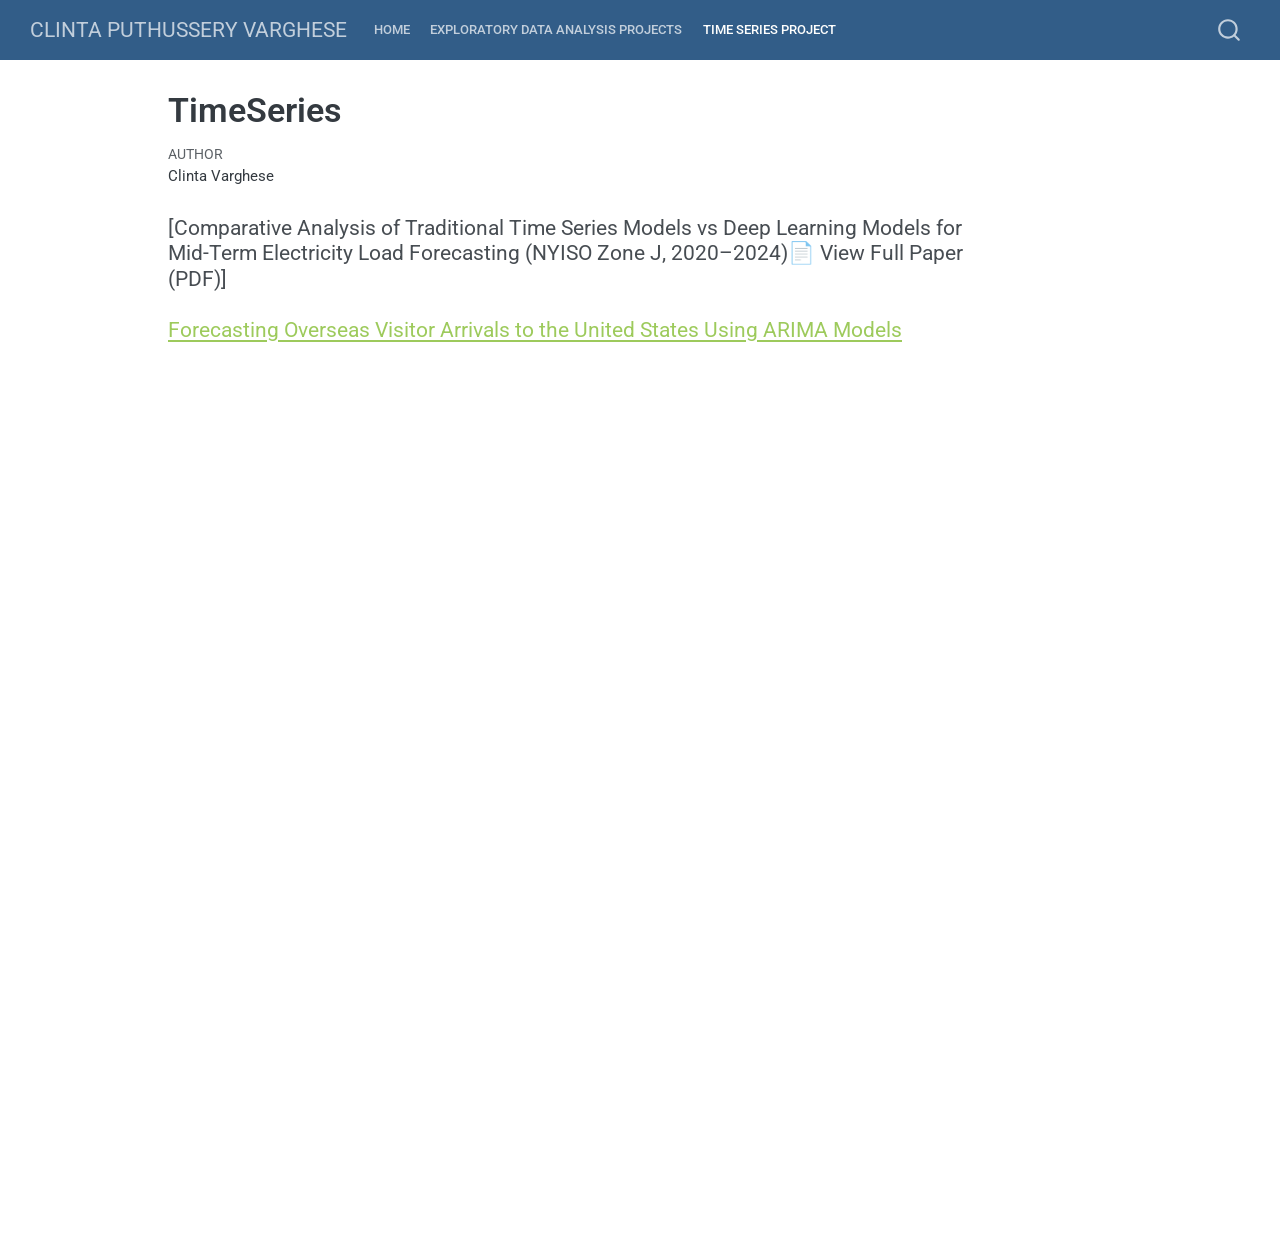
<file: docs/timeseries.html>
<!DOCTYPE html>
<html xmlns="http://www.w3.org/1999/xhtml" lang="en" xml:lang="en"><head>

<meta charset="utf-8">
<meta name="generator" content="quarto-1.5.57">

<meta name="viewport" content="width=device-width, initial-scale=1.0, user-scalable=yes">

<meta name="author" content="Clinta Varghese">

<title>TimeSeries – CLINTA PUTHUSSERY VARGHESE</title>
<style>
code{white-space: pre-wrap;}
span.smallcaps{font-variant: small-caps;}
div.columns{display: flex; gap: min(4vw, 1.5em);}
div.column{flex: auto; overflow-x: auto;}
div.hanging-indent{margin-left: 1.5em; text-indent: -1.5em;}
ul.task-list{list-style: none;}
ul.task-list li input[type="checkbox"] {
  width: 0.8em;
  margin: 0 0.8em 0.2em -1em; /* quarto-specific, see https://github.com/quarto-dev/quarto-cli/issues/4556 */ 
  vertical-align: middle;
}
</style>


<script src="site_libs/quarto-nav/quarto-nav.js"></script>
<script src="site_libs/quarto-nav/headroom.min.js"></script>
<script src="site_libs/clipboard/clipboard.min.js"></script>
<script src="site_libs/quarto-search/autocomplete.umd.js"></script>
<script src="site_libs/quarto-search/fuse.min.js"></script>
<script src="site_libs/quarto-search/quarto-search.js"></script>
<meta name="quarto:offset" content="./">
<script src="site_libs/quarto-html/quarto.js"></script>
<script src="site_libs/quarto-html/popper.min.js"></script>
<script src="site_libs/quarto-html/tippy.umd.min.js"></script>
<script src="site_libs/quarto-html/anchor.min.js"></script>
<link href="site_libs/quarto-html/tippy.css" rel="stylesheet">
<link href="site_libs/quarto-html/quarto-syntax-highlighting.css" rel="stylesheet" id="quarto-text-highlighting-styles">
<script src="site_libs/bootstrap/bootstrap.min.js"></script>
<link href="site_libs/bootstrap/bootstrap-icons.css" rel="stylesheet">
<link href="site_libs/bootstrap/bootstrap.min.css" rel="stylesheet" id="quarto-bootstrap" data-mode="light">
<script id="quarto-search-options" type="application/json">{
  "location": "navbar",
  "copy-button": false,
  "collapse-after": 3,
  "panel-placement": "end",
  "type": "overlay",
  "limit": 50,
  "keyboard-shortcut": [
    "f",
    "/",
    "s"
  ],
  "show-item-context": false,
  "language": {
    "search-no-results-text": "No results",
    "search-matching-documents-text": "matching documents",
    "search-copy-link-title": "Copy link to search",
    "search-hide-matches-text": "Hide additional matches",
    "search-more-match-text": "more match in this document",
    "search-more-matches-text": "more matches in this document",
    "search-clear-button-title": "Clear",
    "search-text-placeholder": "",
    "search-detached-cancel-button-title": "Cancel",
    "search-submit-button-title": "Submit",
    "search-label": "Search"
  }
}</script>


</head>

<body class="nav-fixed">

<div id="quarto-search-results"></div>
  <header id="quarto-header" class="headroom fixed-top">
    <nav class="navbar navbar-expand-lg " data-bs-theme="dark">
      <div class="navbar-container container-fluid">
      <div class="navbar-brand-container mx-auto">
    <a class="navbar-brand" href="./index.html">
    <span class="navbar-title">CLINTA PUTHUSSERY VARGHESE</span>
    </a>
  </div>
            <div id="quarto-search" class="" title="Search"></div>
          <button class="navbar-toggler" type="button" data-bs-toggle="collapse" data-bs-target="#navbarCollapse" aria-controls="navbarCollapse" role="menu" aria-expanded="false" aria-label="Toggle navigation" onclick="if (window.quartoToggleHeadroom) { window.quartoToggleHeadroom(); }">
  <span class="navbar-toggler-icon"></span>
</button>
          <div class="collapse navbar-collapse" id="navbarCollapse">
            <ul class="navbar-nav navbar-nav-scroll me-auto">
  <li class="nav-item">
    <a class="nav-link" href="./index.html"> 
<span class="menu-text">Home</span></a>
  </li>  
  <li class="nav-item">
    <a class="nav-link" href="./mini.html"> 
<span class="menu-text">Exploratory Data Analysis Projects</span></a>
  </li>  
  <li class="nav-item">
    <a class="nav-link active" href="./timeseries.html" aria-current="page"> 
<span class="menu-text">Time Series Project</span></a>
  </li>  
</ul>
          </div> <!-- /navcollapse -->
            <div class="quarto-navbar-tools">
</div>
      </div> <!-- /container-fluid -->
    </nav>
</header>
<!-- content -->
<div id="quarto-content" class="quarto-container page-columns page-rows-contents page-layout-article page-navbar">
<!-- sidebar -->
<!-- margin-sidebar -->
    <div id="quarto-margin-sidebar" class="sidebar margin-sidebar zindex-bottom">
        
    </div>
<!-- main -->
<main class="content" id="quarto-document-content">

<header id="title-block-header" class="quarto-title-block default">
<div class="quarto-title">
<h1 class="title">TimeSeries</h1>
</div>



<div class="quarto-title-meta">

    <div>
    <div class="quarto-title-meta-heading">Author</div>
    <div class="quarto-title-meta-contents">
             <p>Clinta Varghese </p>
          </div>
  </div>
    
  
    
  </div>
  


</header>


<section id="comparative-analysis-of-traditional-time-series-models-vs-deep-learning-models-for-mid-term-electricity-load-forecasting-nyiso-zone-j-20202024-view-full-paper-pdf" class="level4">
<h4 class="anchored" data-anchor-id="comparative-analysis-of-traditional-time-series-models-vs-deep-learning-models-for-mid-term-electricity-load-forecasting-nyiso-zone-j-20202024-view-full-paper-pdf">[Comparative Analysis of Traditional Time Series Models vs Deep Learning Models for Mid-Term Electricity Load Forecasting (NYISO Zone J, 2020–2024)📄 View Full Paper (PDF)]</h4>
</section>
<section id="forecasting-overseas-visitor-arrivals-to-the-united-states-using-arima-models" class="level4">
<h4 class="anchored" data-anchor-id="forecasting-overseas-visitor-arrivals-to-the-united-states-using-arima-models"><a href="docs/Clinta_Varghese_Project1.pdf">Forecasting Overseas Visitor Arrivals to the United States Using ARIMA Models</a></h4>
<iframe src="docs/Clinta_Varghese_Project1.pdf" width="100%" height="800px">
</iframe>


</section>

</main> <!-- /main -->
<script id="quarto-html-after-body" type="application/javascript">
window.document.addEventListener("DOMContentLoaded", function (event) {
  const toggleBodyColorMode = (bsSheetEl) => {
    const mode = bsSheetEl.getAttribute("data-mode");
    const bodyEl = window.document.querySelector("body");
    if (mode === "dark") {
      bodyEl.classList.add("quarto-dark");
      bodyEl.classList.remove("quarto-light");
    } else {
      bodyEl.classList.add("quarto-light");
      bodyEl.classList.remove("quarto-dark");
    }
  }
  const toggleBodyColorPrimary = () => {
    const bsSheetEl = window.document.querySelector("link#quarto-bootstrap");
    if (bsSheetEl) {
      toggleBodyColorMode(bsSheetEl);
    }
  }
  toggleBodyColorPrimary();  
  const icon = "";
  const anchorJS = new window.AnchorJS();
  anchorJS.options = {
    placement: 'right',
    icon: icon
  };
  anchorJS.add('.anchored');
  const isCodeAnnotation = (el) => {
    for (const clz of el.classList) {
      if (clz.startsWith('code-annotation-')) {                     
        return true;
      }
    }
    return false;
  }
  const onCopySuccess = function(e) {
    // button target
    const button = e.trigger;
    // don't keep focus
    button.blur();
    // flash "checked"
    button.classList.add('code-copy-button-checked');
    var currentTitle = button.getAttribute("title");
    button.setAttribute("title", "Copied!");
    let tooltip;
    if (window.bootstrap) {
      button.setAttribute("data-bs-toggle", "tooltip");
      button.setAttribute("data-bs-placement", "left");
      button.setAttribute("data-bs-title", "Copied!");
      tooltip = new bootstrap.Tooltip(button, 
        { trigger: "manual", 
          customClass: "code-copy-button-tooltip",
          offset: [0, -8]});
      tooltip.show();    
    }
    setTimeout(function() {
      if (tooltip) {
        tooltip.hide();
        button.removeAttribute("data-bs-title");
        button.removeAttribute("data-bs-toggle");
        button.removeAttribute("data-bs-placement");
      }
      button.setAttribute("title", currentTitle);
      button.classList.remove('code-copy-button-checked');
    }, 1000);
    // clear code selection
    e.clearSelection();
  }
  const getTextToCopy = function(trigger) {
      const codeEl = trigger.previousElementSibling.cloneNode(true);
      for (const childEl of codeEl.children) {
        if (isCodeAnnotation(childEl)) {
          childEl.remove();
        }
      }
      return codeEl.innerText;
  }
  const clipboard = new window.ClipboardJS('.code-copy-button:not([data-in-quarto-modal])', {
    text: getTextToCopy
  });
  clipboard.on('success', onCopySuccess);
  if (window.document.getElementById('quarto-embedded-source-code-modal')) {
    // For code content inside modals, clipBoardJS needs to be initialized with a container option
    // TODO: Check when it could be a function (https://github.com/zenorocha/clipboard.js/issues/860)
    const clipboardModal = new window.ClipboardJS('.code-copy-button[data-in-quarto-modal]', {
      text: getTextToCopy,
      container: window.document.getElementById('quarto-embedded-source-code-modal')
    });
    clipboardModal.on('success', onCopySuccess);
  }
    var localhostRegex = new RegExp(/^(?:http|https):\/\/localhost\:?[0-9]*\//);
    var mailtoRegex = new RegExp(/^mailto:/);
      var filterRegex = new RegExp('/' + window.location.host + '/');
    var isInternal = (href) => {
        return filterRegex.test(href) || localhostRegex.test(href) || mailtoRegex.test(href);
    }
    // Inspect non-navigation links and adorn them if external
 	var links = window.document.querySelectorAll('a[href]:not(.nav-link):not(.navbar-brand):not(.toc-action):not(.sidebar-link):not(.sidebar-item-toggle):not(.pagination-link):not(.no-external):not([aria-hidden]):not(.dropdown-item):not(.quarto-navigation-tool):not(.about-link)');
    for (var i=0; i<links.length; i++) {
      const link = links[i];
      if (!isInternal(link.href)) {
        // undo the damage that might have been done by quarto-nav.js in the case of
        // links that we want to consider external
        if (link.dataset.originalHref !== undefined) {
          link.href = link.dataset.originalHref;
        }
      }
    }
  function tippyHover(el, contentFn, onTriggerFn, onUntriggerFn) {
    const config = {
      allowHTML: true,
      maxWidth: 500,
      delay: 100,
      arrow: false,
      appendTo: function(el) {
          return el.parentElement;
      },
      interactive: true,
      interactiveBorder: 10,
      theme: 'quarto',
      placement: 'bottom-start',
    };
    if (contentFn) {
      config.content = contentFn;
    }
    if (onTriggerFn) {
      config.onTrigger = onTriggerFn;
    }
    if (onUntriggerFn) {
      config.onUntrigger = onUntriggerFn;
    }
    window.tippy(el, config); 
  }
  const noterefs = window.document.querySelectorAll('a[role="doc-noteref"]');
  for (var i=0; i<noterefs.length; i++) {
    const ref = noterefs[i];
    tippyHover(ref, function() {
      // use id or data attribute instead here
      let href = ref.getAttribute('data-footnote-href') || ref.getAttribute('href');
      try { href = new URL(href).hash; } catch {}
      const id = href.replace(/^#\/?/, "");
      const note = window.document.getElementById(id);
      if (note) {
        return note.innerHTML;
      } else {
        return "";
      }
    });
  }
  const xrefs = window.document.querySelectorAll('a.quarto-xref');
  const processXRef = (id, note) => {
    // Strip column container classes
    const stripColumnClz = (el) => {
      el.classList.remove("page-full", "page-columns");
      if (el.children) {
        for (const child of el.children) {
          stripColumnClz(child);
        }
      }
    }
    stripColumnClz(note)
    if (id === null || id.startsWith('sec-')) {
      // Special case sections, only their first couple elements
      const container = document.createElement("div");
      if (note.children && note.children.length > 2) {
        container.appendChild(note.children[0].cloneNode(true));
        for (let i = 1; i < note.children.length; i++) {
          const child = note.children[i];
          if (child.tagName === "P" && child.innerText === "") {
            continue;
          } else {
            container.appendChild(child.cloneNode(true));
            break;
          }
        }
        if (window.Quarto?.typesetMath) {
          window.Quarto.typesetMath(container);
        }
        return container.innerHTML
      } else {
        if (window.Quarto?.typesetMath) {
          window.Quarto.typesetMath(note);
        }
        return note.innerHTML;
      }
    } else {
      // Remove any anchor links if they are present
      const anchorLink = note.querySelector('a.anchorjs-link');
      if (anchorLink) {
        anchorLink.remove();
      }
      if (window.Quarto?.typesetMath) {
        window.Quarto.typesetMath(note);
      }
      // TODO in 1.5, we should make sure this works without a callout special case
      if (note.classList.contains("callout")) {
        return note.outerHTML;
      } else {
        return note.innerHTML;
      }
    }
  }
  for (var i=0; i<xrefs.length; i++) {
    const xref = xrefs[i];
    tippyHover(xref, undefined, function(instance) {
      instance.disable();
      let url = xref.getAttribute('href');
      let hash = undefined; 
      if (url.startsWith('#')) {
        hash = url;
      } else {
        try { hash = new URL(url).hash; } catch {}
      }
      if (hash) {
        const id = hash.replace(/^#\/?/, "");
        const note = window.document.getElementById(id);
        if (note !== null) {
          try {
            const html = processXRef(id, note.cloneNode(true));
            instance.setContent(html);
          } finally {
            instance.enable();
            instance.show();
          }
        } else {
          // See if we can fetch this
          fetch(url.split('#')[0])
          .then(res => res.text())
          .then(html => {
            const parser = new DOMParser();
            const htmlDoc = parser.parseFromString(html, "text/html");
            const note = htmlDoc.getElementById(id);
            if (note !== null) {
              const html = processXRef(id, note);
              instance.setContent(html);
            } 
          }).finally(() => {
            instance.enable();
            instance.show();
          });
        }
      } else {
        // See if we can fetch a full url (with no hash to target)
        // This is a special case and we should probably do some content thinning / targeting
        fetch(url)
        .then(res => res.text())
        .then(html => {
          const parser = new DOMParser();
          const htmlDoc = parser.parseFromString(html, "text/html");
          const note = htmlDoc.querySelector('main.content');
          if (note !== null) {
            // This should only happen for chapter cross references
            // (since there is no id in the URL)
            // remove the first header
            if (note.children.length > 0 && note.children[0].tagName === "HEADER") {
              note.children[0].remove();
            }
            const html = processXRef(null, note);
            instance.setContent(html);
          } 
        }).finally(() => {
          instance.enable();
          instance.show();
        });
      }
    }, function(instance) {
    });
  }
      let selectedAnnoteEl;
      const selectorForAnnotation = ( cell, annotation) => {
        let cellAttr = 'data-code-cell="' + cell + '"';
        let lineAttr = 'data-code-annotation="' +  annotation + '"';
        const selector = 'span[' + cellAttr + '][' + lineAttr + ']';
        return selector;
      }
      const selectCodeLines = (annoteEl) => {
        const doc = window.document;
        const targetCell = annoteEl.getAttribute("data-target-cell");
        const targetAnnotation = annoteEl.getAttribute("data-target-annotation");
        const annoteSpan = window.document.querySelector(selectorForAnnotation(targetCell, targetAnnotation));
        const lines = annoteSpan.getAttribute("data-code-lines").split(",");
        const lineIds = lines.map((line) => {
          return targetCell + "-" + line;
        })
        let top = null;
        let height = null;
        let parent = null;
        if (lineIds.length > 0) {
            //compute the position of the single el (top and bottom and make a div)
            const el = window.document.getElementById(lineIds[0]);
            top = el.offsetTop;
            height = el.offsetHeight;
            parent = el.parentElement.parentElement;
          if (lineIds.length > 1) {
            const lastEl = window.document.getElementById(lineIds[lineIds.length - 1]);
            const bottom = lastEl.offsetTop + lastEl.offsetHeight;
            height = bottom - top;
          }
          if (top !== null && height !== null && parent !== null) {
            // cook up a div (if necessary) and position it 
            let div = window.document.getElementById("code-annotation-line-highlight");
            if (div === null) {
              div = window.document.createElement("div");
              div.setAttribute("id", "code-annotation-line-highlight");
              div.style.position = 'absolute';
              parent.appendChild(div);
            }
            div.style.top = top - 2 + "px";
            div.style.height = height + 4 + "px";
            div.style.left = 0;
            let gutterDiv = window.document.getElementById("code-annotation-line-highlight-gutter");
            if (gutterDiv === null) {
              gutterDiv = window.document.createElement("div");
              gutterDiv.setAttribute("id", "code-annotation-line-highlight-gutter");
              gutterDiv.style.position = 'absolute';
              const codeCell = window.document.getElementById(targetCell);
              const gutter = codeCell.querySelector('.code-annotation-gutter');
              gutter.appendChild(gutterDiv);
            }
            gutterDiv.style.top = top - 2 + "px";
            gutterDiv.style.height = height + 4 + "px";
          }
          selectedAnnoteEl = annoteEl;
        }
      };
      const unselectCodeLines = () => {
        const elementsIds = ["code-annotation-line-highlight", "code-annotation-line-highlight-gutter"];
        elementsIds.forEach((elId) => {
          const div = window.document.getElementById(elId);
          if (div) {
            div.remove();
          }
        });
        selectedAnnoteEl = undefined;
      };
        // Handle positioning of the toggle
    window.addEventListener(
      "resize",
      throttle(() => {
        elRect = undefined;
        if (selectedAnnoteEl) {
          selectCodeLines(selectedAnnoteEl);
        }
      }, 10)
    );
    function throttle(fn, ms) {
    let throttle = false;
    let timer;
      return (...args) => {
        if(!throttle) { // first call gets through
            fn.apply(this, args);
            throttle = true;
        } else { // all the others get throttled
            if(timer) clearTimeout(timer); // cancel #2
            timer = setTimeout(() => {
              fn.apply(this, args);
              timer = throttle = false;
            }, ms);
        }
      };
    }
      // Attach click handler to the DT
      const annoteDls = window.document.querySelectorAll('dt[data-target-cell]');
      for (const annoteDlNode of annoteDls) {
        annoteDlNode.addEventListener('click', (event) => {
          const clickedEl = event.target;
          if (clickedEl !== selectedAnnoteEl) {
            unselectCodeLines();
            const activeEl = window.document.querySelector('dt[data-target-cell].code-annotation-active');
            if (activeEl) {
              activeEl.classList.remove('code-annotation-active');
            }
            selectCodeLines(clickedEl);
            clickedEl.classList.add('code-annotation-active');
          } else {
            // Unselect the line
            unselectCodeLines();
            clickedEl.classList.remove('code-annotation-active');
          }
        });
      }
  const findCites = (el) => {
    const parentEl = el.parentElement;
    if (parentEl) {
      const cites = parentEl.dataset.cites;
      if (cites) {
        return {
          el,
          cites: cites.split(' ')
        };
      } else {
        return findCites(el.parentElement)
      }
    } else {
      return undefined;
    }
  };
  var bibliorefs = window.document.querySelectorAll('a[role="doc-biblioref"]');
  for (var i=0; i<bibliorefs.length; i++) {
    const ref = bibliorefs[i];
    const citeInfo = findCites(ref);
    if (citeInfo) {
      tippyHover(citeInfo.el, function() {
        var popup = window.document.createElement('div');
        citeInfo.cites.forEach(function(cite) {
          var citeDiv = window.document.createElement('div');
          citeDiv.classList.add('hanging-indent');
          citeDiv.classList.add('csl-entry');
          var biblioDiv = window.document.getElementById('ref-' + cite);
          if (biblioDiv) {
            citeDiv.innerHTML = biblioDiv.innerHTML;
          }
          popup.appendChild(citeDiv);
        });
        return popup.innerHTML;
      });
    }
  }
});
</script>
</div> <!-- /content -->




</body></html>
</file>
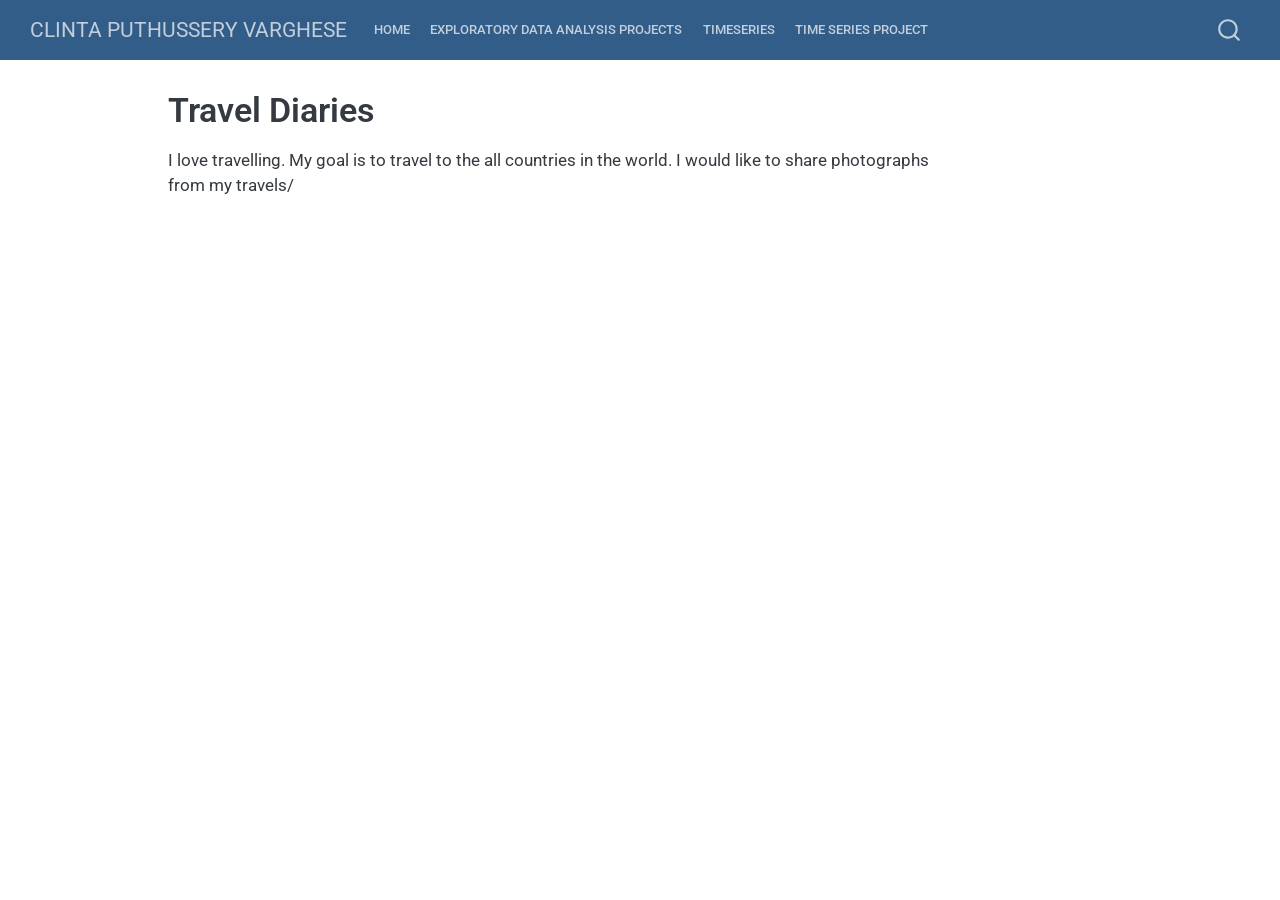
<file: docs/travel.html>
<!DOCTYPE html>
<html xmlns="http://www.w3.org/1999/xhtml" lang="en" xml:lang="en"><head>

<meta charset="utf-8">
<meta name="generator" content="quarto-1.5.57">

<meta name="viewport" content="width=device-width, initial-scale=1.0, user-scalable=yes">


<title>Travel Diaries – CLINTA PUTHUSSERY VARGHESE</title>
<style>
code{white-space: pre-wrap;}
span.smallcaps{font-variant: small-caps;}
div.columns{display: flex; gap: min(4vw, 1.5em);}
div.column{flex: auto; overflow-x: auto;}
div.hanging-indent{margin-left: 1.5em; text-indent: -1.5em;}
ul.task-list{list-style: none;}
ul.task-list li input[type="checkbox"] {
  width: 0.8em;
  margin: 0 0.8em 0.2em -1em; /* quarto-specific, see https://github.com/quarto-dev/quarto-cli/issues/4556 */ 
  vertical-align: middle;
}
</style>


<script src="site_libs/quarto-nav/quarto-nav.js"></script>
<script src="site_libs/quarto-nav/headroom.min.js"></script>
<script src="site_libs/clipboard/clipboard.min.js"></script>
<script src="site_libs/quarto-search/autocomplete.umd.js"></script>
<script src="site_libs/quarto-search/fuse.min.js"></script>
<script src="site_libs/quarto-search/quarto-search.js"></script>
<meta name="quarto:offset" content="./">
<script src="site_libs/quarto-html/quarto.js"></script>
<script src="site_libs/quarto-html/popper.min.js"></script>
<script src="site_libs/quarto-html/tippy.umd.min.js"></script>
<script src="site_libs/quarto-html/anchor.min.js"></script>
<link href="site_libs/quarto-html/tippy.css" rel="stylesheet">
<link href="site_libs/quarto-html/quarto-syntax-highlighting.css" rel="stylesheet" id="quarto-text-highlighting-styles">
<script src="site_libs/bootstrap/bootstrap.min.js"></script>
<link href="site_libs/bootstrap/bootstrap-icons.css" rel="stylesheet">
<link href="site_libs/bootstrap/bootstrap.min.css" rel="stylesheet" id="quarto-bootstrap" data-mode="light">
<script id="quarto-search-options" type="application/json">{
  "location": "navbar",
  "copy-button": false,
  "collapse-after": 3,
  "panel-placement": "end",
  "type": "overlay",
  "limit": 50,
  "keyboard-shortcut": [
    "f",
    "/",
    "s"
  ],
  "show-item-context": false,
  "language": {
    "search-no-results-text": "No results",
    "search-matching-documents-text": "matching documents",
    "search-copy-link-title": "Copy link to search",
    "search-hide-matches-text": "Hide additional matches",
    "search-more-match-text": "more match in this document",
    "search-more-matches-text": "more matches in this document",
    "search-clear-button-title": "Clear",
    "search-text-placeholder": "",
    "search-detached-cancel-button-title": "Cancel",
    "search-submit-button-title": "Submit",
    "search-label": "Search"
  }
}</script>


</head>

<body class="nav-fixed">

<div id="quarto-search-results"></div>
  <header id="quarto-header" class="headroom fixed-top">
    <nav class="navbar navbar-expand-lg " data-bs-theme="dark">
      <div class="navbar-container container-fluid">
      <div class="navbar-brand-container mx-auto">
    <a class="navbar-brand" href="./index.html">
    <span class="navbar-title">CLINTA PUTHUSSERY VARGHESE</span>
    </a>
  </div>
            <div id="quarto-search" class="" title="Search"></div>
          <button class="navbar-toggler" type="button" data-bs-toggle="collapse" data-bs-target="#navbarCollapse" aria-controls="navbarCollapse" role="menu" aria-expanded="false" aria-label="Toggle navigation" onclick="if (window.quartoToggleHeadroom) { window.quartoToggleHeadroom(); }">
  <span class="navbar-toggler-icon"></span>
</button>
          <div class="collapse navbar-collapse" id="navbarCollapse">
            <ul class="navbar-nav navbar-nav-scroll me-auto">
  <li class="nav-item">
    <a class="nav-link" href="./index.html"> 
<span class="menu-text">Home</span></a>
  </li>  
  <li class="nav-item">
    <a class="nav-link" href="./mini.html"> 
<span class="menu-text">Exploratory Data Analysis Projects</span></a>
  </li>  
  <li class="nav-item">
    <a class="nav-link" href="./timeseries.html"> 
<span class="menu-text">TimeSeries</span></a>
  </li>  
  <li class="nav-item">
    <span class="nav-link">
<span class="menu-text">Time Series Project</span>
    </span>
  </li>  
</ul>
          </div> <!-- /navcollapse -->
            <div class="quarto-navbar-tools">
</div>
      </div> <!-- /container-fluid -->
    </nav>
</header>
<!-- content -->
<div id="quarto-content" class="quarto-container page-columns page-rows-contents page-layout-article page-navbar">
<!-- sidebar -->
<!-- margin-sidebar -->
    <div id="quarto-margin-sidebar" class="sidebar margin-sidebar zindex-bottom">
        
    </div>
<!-- main -->
<main class="content" id="quarto-document-content">

<header id="title-block-header" class="quarto-title-block default">
<div class="quarto-title">
<h1 class="title">Travel Diaries</h1>
</div>



<div class="quarto-title-meta">

    
  
    
  </div>
  


</header>


<p>I love travelling. My goal is to travel to the all countries in the world. I would like to share photographs from my travels/</p>



</main> <!-- /main -->
<script id="quarto-html-after-body" type="application/javascript">
window.document.addEventListener("DOMContentLoaded", function (event) {
  const toggleBodyColorMode = (bsSheetEl) => {
    const mode = bsSheetEl.getAttribute("data-mode");
    const bodyEl = window.document.querySelector("body");
    if (mode === "dark") {
      bodyEl.classList.add("quarto-dark");
      bodyEl.classList.remove("quarto-light");
    } else {
      bodyEl.classList.add("quarto-light");
      bodyEl.classList.remove("quarto-dark");
    }
  }
  const toggleBodyColorPrimary = () => {
    const bsSheetEl = window.document.querySelector("link#quarto-bootstrap");
    if (bsSheetEl) {
      toggleBodyColorMode(bsSheetEl);
    }
  }
  toggleBodyColorPrimary();  
  const icon = "";
  const anchorJS = new window.AnchorJS();
  anchorJS.options = {
    placement: 'right',
    icon: icon
  };
  anchorJS.add('.anchored');
  const isCodeAnnotation = (el) => {
    for (const clz of el.classList) {
      if (clz.startsWith('code-annotation-')) {                     
        return true;
      }
    }
    return false;
  }
  const onCopySuccess = function(e) {
    // button target
    const button = e.trigger;
    // don't keep focus
    button.blur();
    // flash "checked"
    button.classList.add('code-copy-button-checked');
    var currentTitle = button.getAttribute("title");
    button.setAttribute("title", "Copied!");
    let tooltip;
    if (window.bootstrap) {
      button.setAttribute("data-bs-toggle", "tooltip");
      button.setAttribute("data-bs-placement", "left");
      button.setAttribute("data-bs-title", "Copied!");
      tooltip = new bootstrap.Tooltip(button, 
        { trigger: "manual", 
          customClass: "code-copy-button-tooltip",
          offset: [0, -8]});
      tooltip.show();    
    }
    setTimeout(function() {
      if (tooltip) {
        tooltip.hide();
        button.removeAttribute("data-bs-title");
        button.removeAttribute("data-bs-toggle");
        button.removeAttribute("data-bs-placement");
      }
      button.setAttribute("title", currentTitle);
      button.classList.remove('code-copy-button-checked');
    }, 1000);
    // clear code selection
    e.clearSelection();
  }
  const getTextToCopy = function(trigger) {
      const codeEl = trigger.previousElementSibling.cloneNode(true);
      for (const childEl of codeEl.children) {
        if (isCodeAnnotation(childEl)) {
          childEl.remove();
        }
      }
      return codeEl.innerText;
  }
  const clipboard = new window.ClipboardJS('.code-copy-button:not([data-in-quarto-modal])', {
    text: getTextToCopy
  });
  clipboard.on('success', onCopySuccess);
  if (window.document.getElementById('quarto-embedded-source-code-modal')) {
    // For code content inside modals, clipBoardJS needs to be initialized with a container option
    // TODO: Check when it could be a function (https://github.com/zenorocha/clipboard.js/issues/860)
    const clipboardModal = new window.ClipboardJS('.code-copy-button[data-in-quarto-modal]', {
      text: getTextToCopy,
      container: window.document.getElementById('quarto-embedded-source-code-modal')
    });
    clipboardModal.on('success', onCopySuccess);
  }
    var localhostRegex = new RegExp(/^(?:http|https):\/\/localhost\:?[0-9]*\//);
    var mailtoRegex = new RegExp(/^mailto:/);
      var filterRegex = new RegExp('/' + window.location.host + '/');
    var isInternal = (href) => {
        return filterRegex.test(href) || localhostRegex.test(href) || mailtoRegex.test(href);
    }
    // Inspect non-navigation links and adorn them if external
 	var links = window.document.querySelectorAll('a[href]:not(.nav-link):not(.navbar-brand):not(.toc-action):not(.sidebar-link):not(.sidebar-item-toggle):not(.pagination-link):not(.no-external):not([aria-hidden]):not(.dropdown-item):not(.quarto-navigation-tool):not(.about-link)');
    for (var i=0; i<links.length; i++) {
      const link = links[i];
      if (!isInternal(link.href)) {
        // undo the damage that might have been done by quarto-nav.js in the case of
        // links that we want to consider external
        if (link.dataset.originalHref !== undefined) {
          link.href = link.dataset.originalHref;
        }
      }
    }
  function tippyHover(el, contentFn, onTriggerFn, onUntriggerFn) {
    const config = {
      allowHTML: true,
      maxWidth: 500,
      delay: 100,
      arrow: false,
      appendTo: function(el) {
          return el.parentElement;
      },
      interactive: true,
      interactiveBorder: 10,
      theme: 'quarto',
      placement: 'bottom-start',
    };
    if (contentFn) {
      config.content = contentFn;
    }
    if (onTriggerFn) {
      config.onTrigger = onTriggerFn;
    }
    if (onUntriggerFn) {
      config.onUntrigger = onUntriggerFn;
    }
    window.tippy(el, config); 
  }
  const noterefs = window.document.querySelectorAll('a[role="doc-noteref"]');
  for (var i=0; i<noterefs.length; i++) {
    const ref = noterefs[i];
    tippyHover(ref, function() {
      // use id or data attribute instead here
      let href = ref.getAttribute('data-footnote-href') || ref.getAttribute('href');
      try { href = new URL(href).hash; } catch {}
      const id = href.replace(/^#\/?/, "");
      const note = window.document.getElementById(id);
      if (note) {
        return note.innerHTML;
      } else {
        return "";
      }
    });
  }
  const xrefs = window.document.querySelectorAll('a.quarto-xref');
  const processXRef = (id, note) => {
    // Strip column container classes
    const stripColumnClz = (el) => {
      el.classList.remove("page-full", "page-columns");
      if (el.children) {
        for (const child of el.children) {
          stripColumnClz(child);
        }
      }
    }
    stripColumnClz(note)
    if (id === null || id.startsWith('sec-')) {
      // Special case sections, only their first couple elements
      const container = document.createElement("div");
      if (note.children && note.children.length > 2) {
        container.appendChild(note.children[0].cloneNode(true));
        for (let i = 1; i < note.children.length; i++) {
          const child = note.children[i];
          if (child.tagName === "P" && child.innerText === "") {
            continue;
          } else {
            container.appendChild(child.cloneNode(true));
            break;
          }
        }
        if (window.Quarto?.typesetMath) {
          window.Quarto.typesetMath(container);
        }
        return container.innerHTML
      } else {
        if (window.Quarto?.typesetMath) {
          window.Quarto.typesetMath(note);
        }
        return note.innerHTML;
      }
    } else {
      // Remove any anchor links if they are present
      const anchorLink = note.querySelector('a.anchorjs-link');
      if (anchorLink) {
        anchorLink.remove();
      }
      if (window.Quarto?.typesetMath) {
        window.Quarto.typesetMath(note);
      }
      // TODO in 1.5, we should make sure this works without a callout special case
      if (note.classList.contains("callout")) {
        return note.outerHTML;
      } else {
        return note.innerHTML;
      }
    }
  }
  for (var i=0; i<xrefs.length; i++) {
    const xref = xrefs[i];
    tippyHover(xref, undefined, function(instance) {
      instance.disable();
      let url = xref.getAttribute('href');
      let hash = undefined; 
      if (url.startsWith('#')) {
        hash = url;
      } else {
        try { hash = new URL(url).hash; } catch {}
      }
      if (hash) {
        const id = hash.replace(/^#\/?/, "");
        const note = window.document.getElementById(id);
        if (note !== null) {
          try {
            const html = processXRef(id, note.cloneNode(true));
            instance.setContent(html);
          } finally {
            instance.enable();
            instance.show();
          }
        } else {
          // See if we can fetch this
          fetch(url.split('#')[0])
          .then(res => res.text())
          .then(html => {
            const parser = new DOMParser();
            const htmlDoc = parser.parseFromString(html, "text/html");
            const note = htmlDoc.getElementById(id);
            if (note !== null) {
              const html = processXRef(id, note);
              instance.setContent(html);
            } 
          }).finally(() => {
            instance.enable();
            instance.show();
          });
        }
      } else {
        // See if we can fetch a full url (with no hash to target)
        // This is a special case and we should probably do some content thinning / targeting
        fetch(url)
        .then(res => res.text())
        .then(html => {
          const parser = new DOMParser();
          const htmlDoc = parser.parseFromString(html, "text/html");
          const note = htmlDoc.querySelector('main.content');
          if (note !== null) {
            // This should only happen for chapter cross references
            // (since there is no id in the URL)
            // remove the first header
            if (note.children.length > 0 && note.children[0].tagName === "HEADER") {
              note.children[0].remove();
            }
            const html = processXRef(null, note);
            instance.setContent(html);
          } 
        }).finally(() => {
          instance.enable();
          instance.show();
        });
      }
    }, function(instance) {
    });
  }
      let selectedAnnoteEl;
      const selectorForAnnotation = ( cell, annotation) => {
        let cellAttr = 'data-code-cell="' + cell + '"';
        let lineAttr = 'data-code-annotation="' +  annotation + '"';
        const selector = 'span[' + cellAttr + '][' + lineAttr + ']';
        return selector;
      }
      const selectCodeLines = (annoteEl) => {
        const doc = window.document;
        const targetCell = annoteEl.getAttribute("data-target-cell");
        const targetAnnotation = annoteEl.getAttribute("data-target-annotation");
        const annoteSpan = window.document.querySelector(selectorForAnnotation(targetCell, targetAnnotation));
        const lines = annoteSpan.getAttribute("data-code-lines").split(",");
        const lineIds = lines.map((line) => {
          return targetCell + "-" + line;
        })
        let top = null;
        let height = null;
        let parent = null;
        if (lineIds.length > 0) {
            //compute the position of the single el (top and bottom and make a div)
            const el = window.document.getElementById(lineIds[0]);
            top = el.offsetTop;
            height = el.offsetHeight;
            parent = el.parentElement.parentElement;
          if (lineIds.length > 1) {
            const lastEl = window.document.getElementById(lineIds[lineIds.length - 1]);
            const bottom = lastEl.offsetTop + lastEl.offsetHeight;
            height = bottom - top;
          }
          if (top !== null && height !== null && parent !== null) {
            // cook up a div (if necessary) and position it 
            let div = window.document.getElementById("code-annotation-line-highlight");
            if (div === null) {
              div = window.document.createElement("div");
              div.setAttribute("id", "code-annotation-line-highlight");
              div.style.position = 'absolute';
              parent.appendChild(div);
            }
            div.style.top = top - 2 + "px";
            div.style.height = height + 4 + "px";
            div.style.left = 0;
            let gutterDiv = window.document.getElementById("code-annotation-line-highlight-gutter");
            if (gutterDiv === null) {
              gutterDiv = window.document.createElement("div");
              gutterDiv.setAttribute("id", "code-annotation-line-highlight-gutter");
              gutterDiv.style.position = 'absolute';
              const codeCell = window.document.getElementById(targetCell);
              const gutter = codeCell.querySelector('.code-annotation-gutter');
              gutter.appendChild(gutterDiv);
            }
            gutterDiv.style.top = top - 2 + "px";
            gutterDiv.style.height = height + 4 + "px";
          }
          selectedAnnoteEl = annoteEl;
        }
      };
      const unselectCodeLines = () => {
        const elementsIds = ["code-annotation-line-highlight", "code-annotation-line-highlight-gutter"];
        elementsIds.forEach((elId) => {
          const div = window.document.getElementById(elId);
          if (div) {
            div.remove();
          }
        });
        selectedAnnoteEl = undefined;
      };
        // Handle positioning of the toggle
    window.addEventListener(
      "resize",
      throttle(() => {
        elRect = undefined;
        if (selectedAnnoteEl) {
          selectCodeLines(selectedAnnoteEl);
        }
      }, 10)
    );
    function throttle(fn, ms) {
    let throttle = false;
    let timer;
      return (...args) => {
        if(!throttle) { // first call gets through
            fn.apply(this, args);
            throttle = true;
        } else { // all the others get throttled
            if(timer) clearTimeout(timer); // cancel #2
            timer = setTimeout(() => {
              fn.apply(this, args);
              timer = throttle = false;
            }, ms);
        }
      };
    }
      // Attach click handler to the DT
      const annoteDls = window.document.querySelectorAll('dt[data-target-cell]');
      for (const annoteDlNode of annoteDls) {
        annoteDlNode.addEventListener('click', (event) => {
          const clickedEl = event.target;
          if (clickedEl !== selectedAnnoteEl) {
            unselectCodeLines();
            const activeEl = window.document.querySelector('dt[data-target-cell].code-annotation-active');
            if (activeEl) {
              activeEl.classList.remove('code-annotation-active');
            }
            selectCodeLines(clickedEl);
            clickedEl.classList.add('code-annotation-active');
          } else {
            // Unselect the line
            unselectCodeLines();
            clickedEl.classList.remove('code-annotation-active');
          }
        });
      }
  const findCites = (el) => {
    const parentEl = el.parentElement;
    if (parentEl) {
      const cites = parentEl.dataset.cites;
      if (cites) {
        return {
          el,
          cites: cites.split(' ')
        };
      } else {
        return findCites(el.parentElement)
      }
    } else {
      return undefined;
    }
  };
  var bibliorefs = window.document.querySelectorAll('a[role="doc-biblioref"]');
  for (var i=0; i<bibliorefs.length; i++) {
    const ref = bibliorefs[i];
    const citeInfo = findCites(ref);
    if (citeInfo) {
      tippyHover(citeInfo.el, function() {
        var popup = window.document.createElement('div');
        citeInfo.cites.forEach(function(cite) {
          var citeDiv = window.document.createElement('div');
          citeDiv.classList.add('hanging-indent');
          citeDiv.classList.add('csl-entry');
          var biblioDiv = window.document.getElementById('ref-' + cite);
          if (biblioDiv) {
            citeDiv.innerHTML = biblioDiv.innerHTML;
          }
          popup.appendChild(citeDiv);
        });
        return popup.innerHTML;
      });
    }
  }
});
</script>
</div> <!-- /content -->




</body></html>
</file>
<file: docs/site_libs/quarto-html/tippy.css>
.tippy-box[data-animation=fade][data-state=hidden]{opacity:0}[data-tippy-root]{max-width:calc(100vw - 10px)}.tippy-box{position:relative;background-color:#333;color:#fff;border-radius:4px;font-size:14px;line-height:1.4;white-space:normal;outline:0;transition-property:transform,visibility,opacity}.tippy-box[data-placement^=top]>.tippy-arrow{bottom:0}.tippy-box[data-placement^=top]>.tippy-arrow:before{bottom:-7px;left:0;border-width:8px 8px 0;border-top-color:initial;transform-origin:center top}.tippy-box[data-placement^=bottom]>.tippy-arrow{top:0}.tippy-box[data-placement^=bottom]>.tippy-arrow:before{top:-7px;left:0;border-width:0 8px 8px;border-bottom-color:initial;transform-origin:center bottom}.tippy-box[data-placement^=left]>.tippy-arrow{right:0}.tippy-box[data-placement^=left]>.tippy-arrow:before{border-width:8px 0 8px 8px;border-left-color:initial;right:-7px;transform-origin:center left}.tippy-box[data-placement^=right]>.tippy-arrow{left:0}.tippy-box[data-placement^=right]>.tippy-arrow:before{left:-7px;border-width:8px 8px 8px 0;border-right-color:initial;transform-origin:center right}.tippy-box[data-inertia][data-state=visible]{transition-timing-function:cubic-bezier(.54,1.5,.38,1.11)}.tippy-arrow{width:16px;height:16px;color:#333}.tippy-arrow:before{content:"";position:absolute;border-color:transparent;border-style:solid}.tippy-content{position:relative;padding:5px 9px;z-index:1}
</file>
<file: docs/site_libs/quarto-html/quarto-syntax-highlighting.css>
/* quarto syntax highlight colors */
:root {
  --quarto-hl-ot-color: #003B4F;
  --quarto-hl-at-color: #657422;
  --quarto-hl-ss-color: #20794D;
  --quarto-hl-an-color: #5E5E5E;
  --quarto-hl-fu-color: #4758AB;
  --quarto-hl-st-color: #20794D;
  --quarto-hl-cf-color: #003B4F;
  --quarto-hl-op-color: #5E5E5E;
  --quarto-hl-er-color: #AD0000;
  --quarto-hl-bn-color: #AD0000;
  --quarto-hl-al-color: #AD0000;
  --quarto-hl-va-color: #111111;
  --quarto-hl-bu-color: inherit;
  --quarto-hl-ex-color: inherit;
  --quarto-hl-pp-color: #AD0000;
  --quarto-hl-in-color: #5E5E5E;
  --quarto-hl-vs-color: #20794D;
  --quarto-hl-wa-color: #5E5E5E;
  --quarto-hl-do-color: #5E5E5E;
  --quarto-hl-im-color: #00769E;
  --quarto-hl-ch-color: #20794D;
  --quarto-hl-dt-color: #AD0000;
  --quarto-hl-fl-color: #AD0000;
  --quarto-hl-co-color: #5E5E5E;
  --quarto-hl-cv-color: #5E5E5E;
  --quarto-hl-cn-color: #8f5902;
  --quarto-hl-sc-color: #5E5E5E;
  --quarto-hl-dv-color: #AD0000;
  --quarto-hl-kw-color: #003B4F;
}

/* other quarto variables */
:root {
  --quarto-font-monospace: SFMono-Regular, Menlo, Monaco, Consolas, "Liberation Mono", "Courier New", monospace;
}

pre > code.sourceCode > span {
  color: #003B4F;
}

code span {
  color: #003B4F;
}

code.sourceCode > span {
  color: #003B4F;
}

div.sourceCode,
div.sourceCode pre.sourceCode {
  color: #003B4F;
}

code span.ot {
  color: #003B4F;
  font-style: inherit;
}

code span.at {
  color: #657422;
  font-style: inherit;
}

code span.ss {
  color: #20794D;
  font-style: inherit;
}

code span.an {
  color: #5E5E5E;
  font-style: inherit;
}

code span.fu {
  color: #4758AB;
  font-style: inherit;
}

code span.st {
  color: #20794D;
  font-style: inherit;
}

code span.cf {
  color: #003B4F;
  font-weight: bold;
  font-style: inherit;
}

code span.op {
  color: #5E5E5E;
  font-style: inherit;
}

code span.er {
  color: #AD0000;
  font-style: inherit;
}

code span.bn {
  color: #AD0000;
  font-style: inherit;
}

code span.al {
  color: #AD0000;
  font-style: inherit;
}

code span.va {
  color: #111111;
  font-style: inherit;
}

code span.bu {
  font-style: inherit;
}

code span.ex {
  font-style: inherit;
}

code span.pp {
  color: #AD0000;
  font-style: inherit;
}

code span.in {
  color: #5E5E5E;
  font-style: inherit;
}

code span.vs {
  color: #20794D;
  font-style: inherit;
}

code span.wa {
  color: #5E5E5E;
  font-style: italic;
}

code span.do {
  color: #5E5E5E;
  font-style: italic;
}

code span.im {
  color: #00769E;
  font-style: inherit;
}

code span.ch {
  color: #20794D;
  font-style: inherit;
}

code span.dt {
  color: #AD0000;
  font-style: inherit;
}

code span.fl {
  color: #AD0000;
  font-style: inherit;
}

code span.co {
  color: #5E5E5E;
  font-style: inherit;
}

code span.cv {
  color: #5E5E5E;
  font-style: italic;
}

code span.cn {
  color: #8f5902;
  font-style: inherit;
}

code span.sc {
  color: #5E5E5E;
  font-style: inherit;
}

code span.dv {
  color: #AD0000;
  font-style: inherit;
}

code span.kw {
  color: #003B4F;
  font-weight: bold;
  font-style: inherit;
}

.prevent-inlining {
  content: "</";
}

/*# sourceMappingURL=debc5d5d77c3f9108843748ff7464032.css.map */
</file>
<file: docs/site_libs/htmltools-fill-0.5.8.1/fill.css>
@layer htmltools {
  .html-fill-container {
    display: flex;
    flex-direction: column;
    /* Prevent the container from expanding vertically or horizontally beyond its
    parent's constraints. */
    min-height: 0;
    min-width: 0;
  }
  .html-fill-container > .html-fill-item {
    /* Fill items can grow and shrink freely within
    available vertical space in fillable container */
    flex: 1 1 auto;
    min-height: 0;
    min-width: 0;
  }
  .html-fill-container > :not(.html-fill-item) {
    /* Prevent shrinking or growing of non-fill items */
    flex: 0 0 auto;
  }
}
</file>
<file: docs/site_libs/datatables-css-0.0.0/datatables-crosstalk.css>
.dt-crosstalk-fade {
  opacity: 0.2;
}

html body div.DTS div.dataTables_scrollBody {
  background: none;
}


/*
Fix https://github.com/rstudio/DT/issues/563
If the `table.display` is set to "block" (e.g., pkgdown), the browser will display
datatable objects strangely. The search panel and the page buttons will still be
in full-width but the table body will be "compact" and shorter.
In therory, having this attributes will affect `dom="t"`
with `display: block` users. But in reality, there should be no one.
We may remove the below lines in the future if the upstream agree to have this there.
See https://github.com/DataTables/DataTablesSrc/issues/160
*/

table.dataTable {
  display: table;
}


/*
When DTOutput(fill = TRUE), it receives a .html-fill-item class (via htmltools::bindFillRole()), which effectively amounts to `flex: 1 1 auto`. That's mostly fine, but the case where `fillContainer=TRUE`+`height:auto`+`flex-basis:auto` and the container (e.g., a bslib::card()) doesn't have a defined height is a bit problematic since the table wants to fit the parent but the parent wants to fit the table, which results pretty small table height (maybe because there is a minimum height somewhere?). It seems better in this case to impose a 400px height default for the table, which we can do by setting `flex-basis` to 400px (the table is still allowed to grow/shrink when the container has an opinionated height).
*/

.html-fill-container > .html-fill-item.datatables {
  flex-basis: 400px;
}
</file>
<file: docs/site_libs/crosstalk-1.2.1/css/crosstalk.min.css>
.container-fluid.crosstalk-bscols{margin-left:-30px;margin-right:-30px;white-space:normal}body>.container-fluid.crosstalk-bscols{margin-left:auto;margin-right:auto}.crosstalk-input-checkboxgroup .crosstalk-options-group .crosstalk-options-column{display:inline-block;padding-right:12px;vertical-align:top}@media only screen and (max-width: 480px){.crosstalk-input-checkboxgroup .crosstalk-options-group .crosstalk-options-column{display:block;padding-right:inherit}}.crosstalk-input{margin-bottom:15px}.crosstalk-input .control-label{margin-bottom:0;vertical-align:middle}.crosstalk-input input[type="checkbox"]{margin:4px 0 0;margin-top:1px;line-height:normal}.crosstalk-input .checkbox{position:relative;display:block;margin-top:10px;margin-bottom:10px}.crosstalk-input .checkbox>label{padding-left:20px;margin-bottom:0;font-weight:400;cursor:pointer}.crosstalk-input .checkbox input[type="checkbox"],.crosstalk-input .checkbox-inline input[type="checkbox"]{position:absolute;margin-top:2px;margin-left:-20px}.crosstalk-input .checkbox+.checkbox{margin-top:-5px}.crosstalk-input .checkbox-inline{position:relative;display:inline-block;padding-left:20px;margin-bottom:0;font-weight:400;vertical-align:middle;cursor:pointer}.crosstalk-input .checkbox-inline+.checkbox-inline{margin-top:0;margin-left:10px}
</file>
